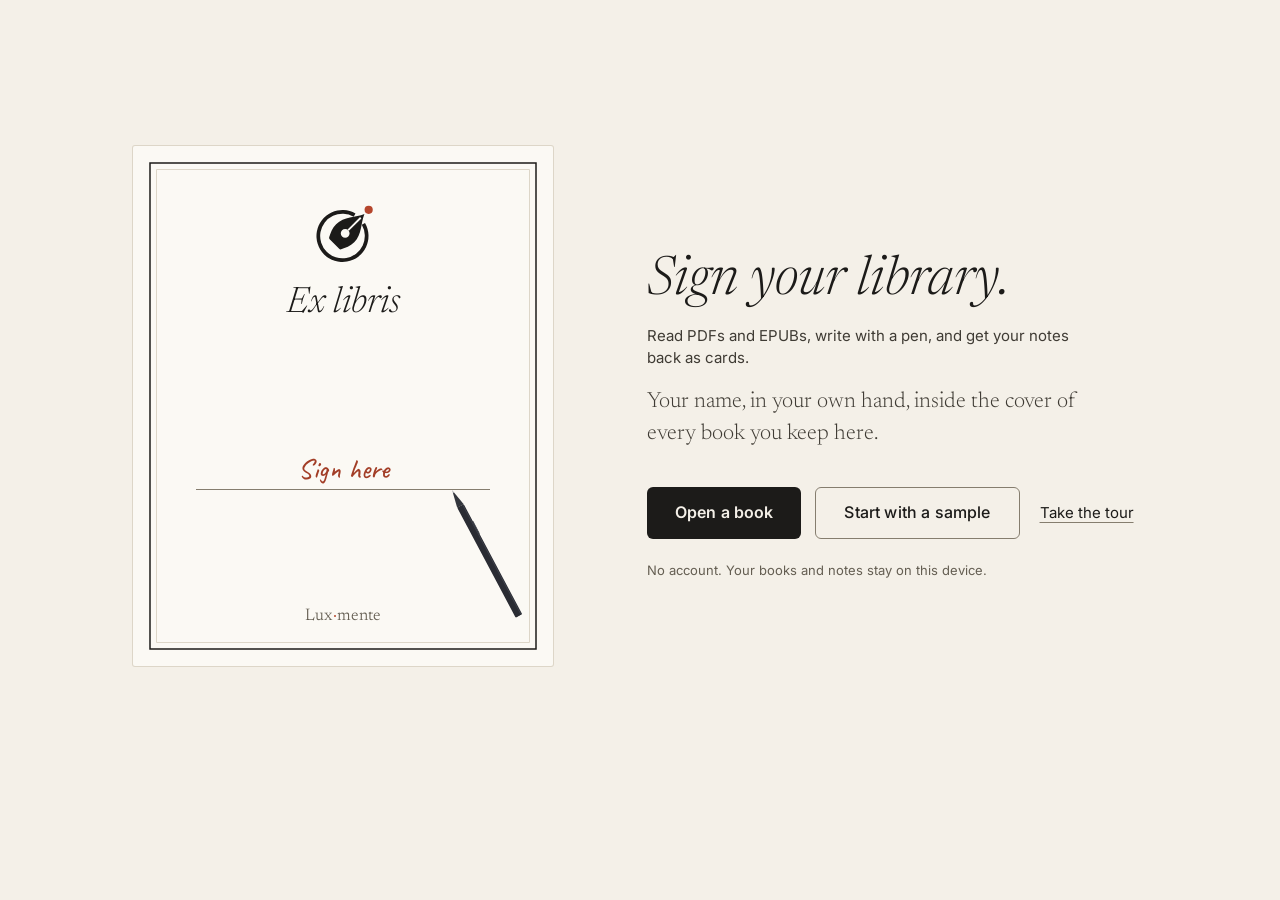
<file: index.html>
<!doctype html>
<meta charset="utf-8">
<title>Luxmente</title>
<meta http-equiv="refresh" content="0; url=tasarim/">
<script>location.replace("tasarim/" + location.hash)</script>
<a href="tasarim/">Luxmente</a>
</file>
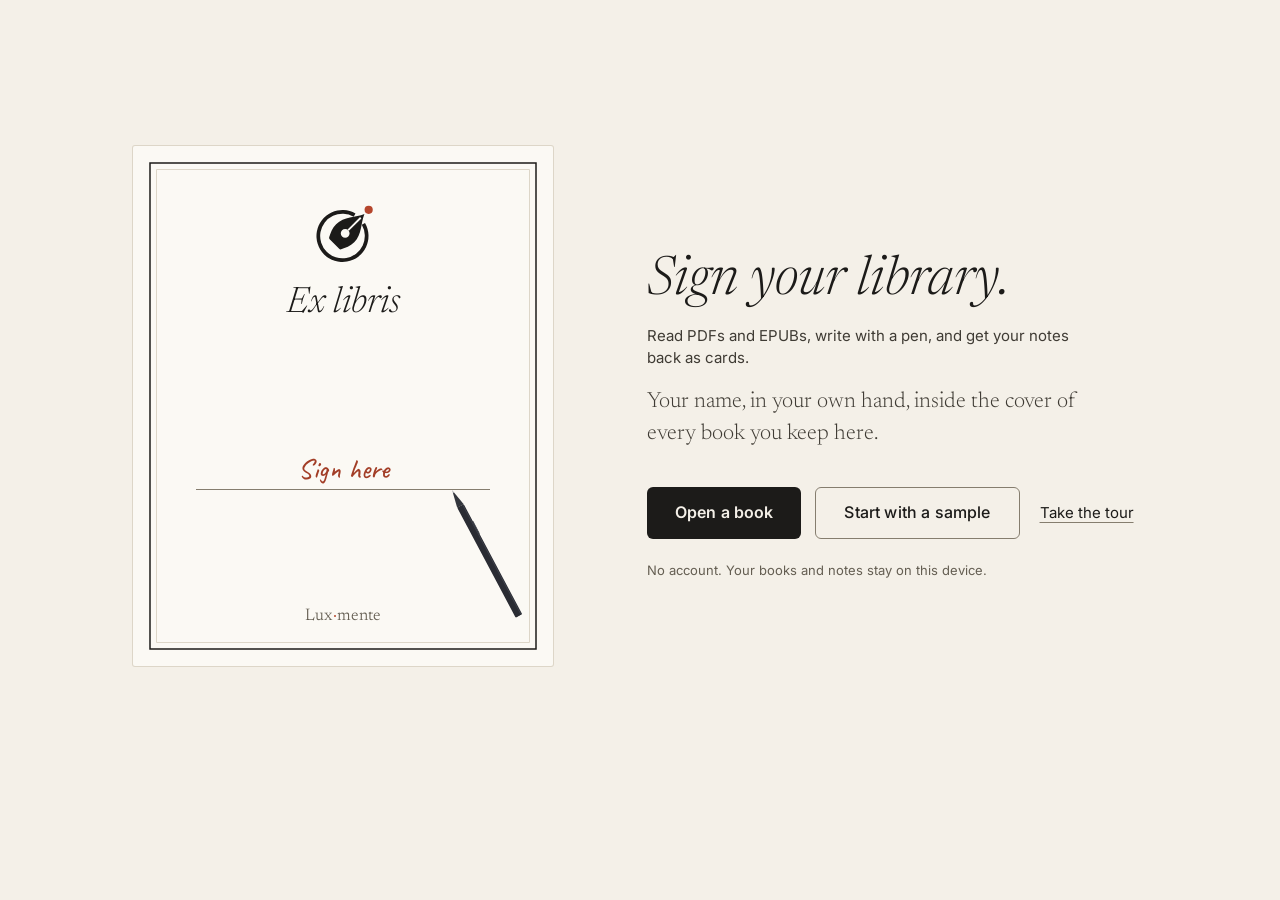
<file: tasarim/index.html>
<!doctype html>
<html lang="tr">
<head>
<meta charset="utf-8">
<meta name="viewport" content="width=device-width, initial-scale=1, viewport-fit=cover">
<!-- Tarayıcı çubuğu açılışta seçilen atmosferin gece rengi (#acilis ile aynı): aşağıdaki ilk boyama betiği yazar, bu değer yedek; kabuk kurulunca app.js kipin rengini yazar -->
<meta name="theme-color" content="#0E1838">
<meta name="color-scheme" content="light dark">
<title>Luxmente</title>
<link rel="manifest" href="manifest.webmanifest">
<meta name="application-name" content="Luxmente">
<meta name="mobile-web-app-capable" content="yes">
<meta name="apple-mobile-web-app-title" content="Luxmente">
<!-- iOS ana ekran uygulaması: tam ekran açılır; durum çubuğu theme-color rengini alır, içerik altına girmez -->
<meta name="apple-mobile-web-app-capable" content="yes">
<meta name="apple-mobile-web-app-status-bar-style" content="default">
<meta name="format-detection" content="telephone=no">
<link rel="apple-touch-icon" href="ikon/apple-touch-icon.png">
<!-- Hizmet çalışanı kaydı ve paylaşım hedefi; app.js de aynı modülü kullanır (tek örnek) -->
<script type="module" src="paylasim.js"></script>
<!-- Luxmente işareti: 16 ve 32 px için işaret biraz büyük, büyükte kartın oranı -->
<link rel="icon" href="ikon/ikon-kucuk.svg" sizes="16x16 32x32" type="image/svg+xml">
<link rel="icon" type="image/svg+xml" href="ikon/ikon.svg" sizes="any">
<!-- Yazı tipleri cihazda (../lib/fonts, OFL): Google'a istek yok, çevrimdışı ilk açılışta da doğru harfler.
     Her ekranda geçen arayüz yazısı (Inter latin) önden istenir; öbürleri sayfada harfi geçince (unicode-range) -->
<link rel="preload" href="../lib/fonts/inter-latin.woff2" as="font" type="font/woff2" crossorigin>
<link rel="stylesheet" href="../lib/fonts/yazi-tipleri.css">
<link rel="stylesheet" href="tasarim.css">
<link rel="stylesheet" href="atmosfer.css">
<link rel="stylesheet" href="kitaplik.css">
<link rel="stylesheet" href="duzenleyici.css">
<link rel="stylesheet" href="okuma.css">
<link rel="stylesheet" href="koltuk.css">
<link rel="stylesheet" href="kalem-tepsisi.css">
<!-- tekrar, asistan, arama, ses, izler ve cizgi.css açılışta yüklenmez: modülleri ortak.js stilYukle() ile bu sıraya ekler -->
<script>
  // Kayıtlı tema, atmosfer ve sade hareket ilk boyamadan önce uygulanır, açılışta renk sıçraması olmaz.
  // 7.0 (TASARIM-5 4.1 madde 5): çözülmüş kip, etkin atmosfer (yalnız gece olanın gündüz eşi; ortak.js etkinAtmosfer ile
  // aynı eşleme), vurgu, canlı zemin ve tarayıcı çubuğu rengi. app.js açılınca aynı nitelikleri yeniden yazar.
  (function () {
    var k = document.documentElement, a = null;
    try { a = JSON.parse(localStorage.getItem("kn-tasarim:ayarlar") || "null"); } catch (e) { /* gizli pencere: varsayılanlar */ }
    // Hiç ayar kaydı yoksa (yeni kurulum) Kâğıt ve mürekkep, kayıtlı ama atmosfer yazılı değilse (eski kayıt) Aurora: ortak.js YENI_KURULUM ile aynı
    var yeni = !(a && typeof a === "object");
    a = a && typeof a === "object" ? a : {};
    if (a.tema === "acik") k.dataset.theme = "light";
    if (a.tema === "koyu") k.dataset.theme = "dark";
    if (a.sadeHareket) k.dataset.hareket = "sade";
    // Rahat kullanım: yazı boyutu, yüksek kontrast ve renk körü görünümü de ilk boyamada (app.js aynılarını yazar)
    if (a.arayuzYazi === "buyuk" || a.arayuzYazi === "kucuk") k.dataset.yazi = a.arayuzYazi;
    if (a.yuksekKontrast) k.dataset.kontrast = "yuksek";
    if (a.renkKoru) k.dataset.renkKoru = "";
    if (a.okunakliArayuz) k.dataset.okunakli = "";   // okunaklı arayüz yazısı (Atkinson), açılışta Inter'den sıçramasın
    if (a.elYazisi === false) k.dataset.notYazi = "duz";
    // Android kabuğu açılışı kendisi oynattı (android-kabuk acilis_lamba.xml): #acilis yanık lambayla başlar, beklemez
    if (window.LuxYerel) k.dataset.yerelAcilis = "";
    var gece = a.tema === "koyu" || (a.tema !== "acik" && matchMedia("(prefers-color-scheme: dark)").matches);
    var R = { murekkep: ["#F4F0E8", "#161512"], lapis: ["#F3EBDB", "#0E1838"], aurora: ["#F4F5F9", "#0B0C11"], nebula: ["#F6F3FC", "#0D0A16"], okyanus: ["#F2F7F8", "#071216"], grafit: ["#F3F3F4", "#0E0E10"],
      oled: ["#F3F3F4", "#000000"], kagit: ["#F7F5F0", "#141413"], "sepya-gece": ["#F7F5F0", "#15110C"], orman: ["#F2F5F0", "#0A110C"] };
    var ES = { oled: "grafit", "sepya-gece": "kagit" };
    var VURGU = ["altin", "iris", "lagun", "zumrut", "kehribar", "mercan", "gul", "gok", "gumus"];
    var DUZ = { lapis: 1, murekkep: 1 };
    var secim = R.hasOwnProperty(a.atmosfer) ? a.atmosfer : yeni ? "murekkep" : "aurora";
    k.dataset.kip = gece ? "gece" : "gunduz";
    k.dataset.atmosfer = !gece && ES[secim] ? ES[secim] : secim;
    if (DUZ.hasOwnProperty(k.dataset.atmosfer)) k.dataset.krom = "duz";   // app.js gorunumYaz ile aynı: ortak.js ATMOSFERLER duz olanlar
    if (VURGU.indexOf(a.vurgu) >= 0) k.dataset.vurgu = a.vurgu;
    if (a.canliZemin && !a.sadeHareket && !matchMedia("(prefers-reduced-motion: reduce)").matches) k.dataset.canliZemin = "";
    // Açılış ekranı (#acilis) ve tarayıcı çubuğu, seçilen atmosferin GECE rengini alır (R[secim][1]). Gece rengi bilinçli:
    // açılış işareti ve sloganı koyu zemin için çizildi, gündüz kipinde de okunur kalır. Yazılamazsa #acilis CSS yedeği
    // (#0E1838) ve meta kalır. Kabuk kurulunca app.js temaRengi() çubuğu kipin rengine düzeltir.
    // manifest.webmanifest tek değer taşır (theme_color, background_color #0E1838): soğuk açılışın sistem splash'i atmosfere uymaz.
    try {
      var z = R[secim][1], m = document.querySelector('meta[name="theme-color"]');
      if (m) m.setAttribute("content", z);
      k.style.setProperty("--acilis-zemin", z);
    } catch (e) { /* yedek renkler kalır */ }
  })();

  // Açılış ekranı ve açılış hatası. app.js açılış adımlarını bitirince knUygulamaHazir(), ilk ekran çizilince
  // knAcilisBitti() çağırır (#acilis söner). Hazır olmadan yakalanmamış bir hata olur ve uygulama 4 saniye içinde yine de
  // hazır olmazsa açılış ölümcül sayılır: #acilis "Bir şey ters gitti" ekranına döner (Yenile, Tanı bilgisini kopyala).
  // Hazır olduktan sonraki hatalar buraya gelmez; açılış sürerken olup uygulamayı durdurmayan hata da ekran açtırmaz.
  // Modüller hiç yüklenmeyebilir, bu yüzden metinler t() ile değil burada iki dilde (dil.js dilBul ile aynı seçim).
  (function () {
    var hazir = false, bekle = 0, ilk = null;
    function ingilizce() {
      try { var d = localStorage.getItem("kn-dil"); if (d === "tr" || d === "en") return d === "en"; } catch (e) { /* gizli pencere */ }
      return String((navigator.languages && navigator.languages[0]) || navigator.language || "tr").toLowerCase().indexOf("tr") !== 0;
    }
    function tani() {
      var h = ilk && ilk.hata, sw = navigator.serviceWorker && navigator.serviceWorker.controller;
      return ["Luxmente", new Date().toISOString(), location.pathname, navigator.userAgent, "SW: " + (sw ? "var" : "yok"),
        (ilk ? ilk.kaynak + ": " : "") + String(h && h.message || h), h && h.stack ? String(h.stack) : ""].join("\n").trim();
    }
    function goster() {
      var el = document.getElementById("acilis");
      if (hazir || !el) return;
      var en = ingilizce(), M = en
        ? ["Something went wrong", "Luxmente couldn’t start. Your notes and books are safe on this device; reloading usually fixes it.", "Reload", "Copy diagnostic info", "Copied"]
        : ["Bir şey ters gitti", "Luxmente açılamadı. Notların ve kitapların bu cihazda duruyor; yenilemek çoğu zaman yeter.", "Yenile", "Tanı bilgisini kopyala", "Kopyalandı"];
      var b = document.createElement("h1"), p = document.createElement("p"), yenile = document.createElement("button"), kopyala = document.createElement("button"), alt = document.createElement("div");
      b.textContent = M[0]; p.textContent = M[1]; yenile.textContent = M[2]; kopyala.textContent = M[3];
      yenile.type = kopyala.type = "button";
      yenile.className = "birincil";
      yenile.onclick = function () { location.reload(); };
      kopyala.onclick = function () {
        var metin = tani(), bitti = function () { kopyala.textContent = M[4]; };
        if (navigator.clipboard && navigator.clipboard.writeText) navigator.clipboard.writeText(metin).then(bitti, elle);
        else elle();
        // Pano yoksa (güvenli olmayan bağlantı) metin seçili bir kutuda gösterilir, elle kopyalanır
        function elle() { var k = document.createElement("textarea"); k.readOnly = true; k.value = metin; alt.after(k); k.select(); }
      };
      alt.className = "acilis__eylem";
      alt.append(yenile, kopyala);
      el.replaceChildren(b, p, alt);
      el.className = "hata";
      el.setAttribute("role", "alert");
      el.removeAttribute("aria-hidden");
      yenile.focus();
    }
    window.knAcilisHata = function (hata, kaynak) {
      if (hazir) return;
      ilk = ilk || { hata: hata, kaynak: kaynak || "hata" };   // ilk hata çoğu zaman asıl neden
      clearTimeout(bekle);
      bekle = setTimeout(goster, 4000);
    };
    window.knUygulamaHazir = function () { hazir = true; clearTimeout(bekle); };
    // "Lamba yanar" açılışı (aşağıdaki #acilis CSS'i) ~0,76 saniyede lamba yanmış, ışık halkayı dolaşmış olur. Uygulama daha
    // erken hazırsa perde o ana kadar bekler, sonra söner (en çok 0,76 sn; yavaş açılışta hiç beklenmez). Sade hareket,
    // azaltılmış hareket ve Android kabuğu (canlı açılışı kabuk oynattı, data-yerel-acilis) beklemez, yalnız söner.
    var bitiyor = false;
    window.knAcilisBitti = function () {
      window.knUygulamaHazir();
      var el = document.getElementById("acilis");
      if (!el || bitiyor) return;
      // Hata ekranı açıldıktan sonra uygulama yine de hazır oldu (yavaş cihazda açılış 4 saniyeyi aştı, hata zararsızdı):
      // ekran çalışan uygulamanın önünde kalmasın
      if (el.classList.contains("hata")) {
        // Odak Yenile düğmesindeyse kaldırılınca body'ye düşer (ekran okuyucu bağlamı yitirir): ana alana taşınır
        var m = document.getElementById("sahne");
        if (m && el.contains(document.activeElement)) { m.setAttribute("tabindex", "-1"); try { m.focus({ preventScroll: true }); } catch (e) { /* odak verilemedi */ } }
        el.remove(); return;
      }
      bitiyor = true;
      var k = document.documentElement.dataset;
      var canli = k.hareket !== "sade" && k.yerelAcilis === undefined && !matchMedia("(prefers-reduced-motion: reduce)").matches;
      var kalan = canli && typeof performance !== "undefined" && window.__knAcilisT0 != null ? window.__knAcilisT0 + 760 - performance.now() : 0;
      function son() {
        if (el.classList.contains("hata")) { el.remove(); return; }
        el.classList.add("gidiyor");
        setTimeout(function () { el.remove(); }, 220);
      }
      if (kalan > 0) setTimeout(son, kalan); else son();
    };
    // ResizeObserver döngü uyarısı hata olayı olarak gelir ama zararsızdır
    addEventListener("error", function (e) { if (!/ResizeObserver loop/.test(e.message || "")) window.knAcilisHata(e.error || e.message, "error"); });
    addEventListener("unhandledrejection", function (e) { window.knAcilisHata(e.reason, "unhandledrejection"); });
  })();
</script>
<style>
  /* Açılış ekranı (Luxmente kimliği): gece zemininde Mühürlü Alev (varak halka, krem uç, yanan lamba), fildişi Lux·mente
     (yola çevrilmiş, yazı tipi beklemez; nokta yanan lamba), çift altın çizgi ve lamba sarısı slogan. CSS dosyalarından
     bağımsız; işaret ve kelime işaretini marka-oneri/canli-set.mjs yazar. Hata ekranı da aynı zeminde. */
  #acilis { position: fixed; inset: 0; z-index: 2147483000; display: grid; place-content: center; justify-items: center; gap: 12px; padding: 24px;
    background: var(--acilis-zemin, #0E1838); color: #F6EFE0; text-align: center; transition: opacity .2s ease-out; }
  #acilis.gidiyor { opacity: 0; pointer-events: none; }
  /* İşaret ekranın tam ortasında, 288 px kutuda (Android 12+ açılış simgesiyle aynı yer ve boy: kabuktan sayfaya geçişte
     kıpırdamaz). Kelime işareti, çizgi ve slogan altında. Lambanın ışığı zemine yayılır (::before, lambanın yerinde). */
  #acilis .acilis__isaret { position: absolute; left: 50%; top: 50%; width: 288px; height: 288px; margin: -144px 0 0 -144px; overflow: visible; }
  #acilis::before { content: ""; position: absolute; left: calc(50% + 52.7px - 300px); top: calc(50% - 52.7px - 300px); width: 600px; height: 600px;
    border-radius: 50%; background: radial-gradient(closest-side, rgba(98, 136, 234, .34), rgba(98, 136, 234, .1) 50%, rgba(98, 136, 234, 0)); pointer-events: none; }
  #acilis.hata::before { content: none; }
  #acilis .acilis__marka { position: absolute; left: 0; right: 0; top: calc(50% + 92px); display: grid; justify-items: center; gap: 14px; padding: 0 24px; }
  #acilis .acilis__ad { display: block; width: clamp(176px, 44vw, 232px); height: auto; overflow: visible; }
  #acilis .acilis__cizgi { width: 52px; height: 3px; box-sizing: border-box; border-top: 1px solid #C6A15B; border-bottom: 1px solid rgba(198, 161, 91, .55); }
  #acilis .acilis__slogan { margin: 0; font: italic 300 clamp(15px, 3.4vw, 18px)/1.3 "Newsreader", Georgia, serif; color: #EAD39A; }
  #acilis .acilis__isik { opacity: 0; stroke-dasharray: 18 200; }
  #acilis :is(.acilis__lamba, .acilis__hale) { transform-box: fill-box; transform-origin: center; }
  /* "Lamba yanar" (0,86 sn): işaret belirir, lamba yanar ve ışığı zemine yayılır, ışık halkada lambadan çıkıp dolaşır ve
     lambaya döner; kelime işareti ve slogan gelir. Android 12+ kabuğunda aynı çizelge acilis_lamba.xml'de
     (marka-oneri/canli-acilis.mjs ZAMAN). Sade ve azaltılmış harekette çizelge yok: son hâl görünür, perde yalnız söner. */
  html:not([data-hareket="sade"]):not([data-yerel-acilis]) #acilis .acilis__isaret { animation: ac-gel 260ms cubic-bezier(.2, .7, .3, 1) both; }
  html:not([data-hareket="sade"]):not([data-yerel-acilis]) #acilis .acilis__lamba { animation: ac-lamba 320ms ease-out 200ms both; }
  html:not([data-hareket="sade"]):not([data-yerel-acilis]) #acilis .acilis__hale { animation: ac-hale 380ms ease-out 200ms both; }
  html:not([data-hareket="sade"]):not([data-yerel-acilis]) #acilis .acilis__isik { animation: ac-isik 480ms cubic-bezier(.4, 0, .2, 1) 380ms both; }
  html:not([data-hareket="sade"]):not([data-yerel-acilis]) #acilis::before { animation: ac-sol 420ms ease-out 240ms both; }
  html:not([data-hareket="sade"]):not([data-yerel-acilis]) #acilis .acilis__marka { animation: ac-sol 380ms ease-out 320ms both; }
  /* Android kabuğu: işaret kabuğun açılışından yanık gelir; ışık ve yazı kısaca belirir */
  html[data-yerel-acilis]:not([data-hareket="sade"]) #acilis::before, html[data-yerel-acilis]:not([data-hareket="sade"]) #acilis .acilis__marka { animation: ac-sol 200ms ease-out both; }
  #acilis .acilis__isik { filter: drop-shadow(0 0 2px rgba(255, 231, 168, .9)); }
  @keyframes ac-gel { from { opacity: 0; transform: scale(.94); } }
  @keyframes ac-lamba { from { opacity: .3; transform: scale(.7); } }
  @keyframes ac-hale { from { opacity: 0; transform: scale(.3); } }
  @keyframes ac-isik { 0% { stroke-dashoffset: 18; opacity: .9; } 100% { stroke-dashoffset: -100; opacity: .9; } }
  @keyframes ac-sol { from { opacity: 0; } }
  @media (prefers-reduced-motion: reduce) { #acilis :is(.acilis__isaret, .acilis__lamba, .acilis__hale, .acilis__isik, .acilis__marka), #acilis::before { animation: none !important; } }
  #acilis.hata h1 { margin: 0; font: 400 28px/1.2 "Literata", Georgia, serif; }
  #acilis.hata p { max-width: 420px; margin: 0; font: 15px/1.5 system-ui, sans-serif; color: #B9AF9B; }
  #acilis .acilis__eylem { display: flex; flex-wrap: wrap; justify-content: center; gap: 10px; margin-top: 8px; }
  #acilis button { min-height: 44px; padding: 0 18px; border: 1px solid currentColor; border-radius: 999px; background: none; color: inherit; font: 500 15px system-ui, sans-serif; cursor: pointer; }
  #acilis button.birincil { background: #F6EFE0; color: #0E1838; border-color: transparent; }
  #acilis textarea { width: min(520px, 100%); height: 140px; font: 12px/1.4 ui-monospace, monospace; }
</style>
</head>
<body>
<div id="acilis" aria-hidden="true">
  <svg class="acilis__isaret" viewBox="0 0 264 264" width="288" height="288" aria-hidden="true"><defs><linearGradient id="ac-h" x1="1" y1="0" x2="0" y2="1"><stop offset="0" stop-color="#F2D693"/><stop offset=".5" stop-color="#CDA75E"/><stop offset="1" stop-color="#9C7836"/></linearGradient><linearGradient id="ac-u" x1="0" y1="0" x2="0" y2="1"><stop offset="0" stop-color="#FFFCF5"/><stop offset="1" stop-color="#EBDFC6"/></linearGradient><radialGradient id="ac-n" cx=".38" cy=".34" r=".7"><stop offset="0" stop-color="#FFF8E2"/><stop offset=".55" stop-color="#F0D898"/><stop offset="1" stop-color="#D7B263"/></radialGradient><radialGradient id="ac-a"><stop offset="0" stop-color="#FFE7A8" stop-opacity=".75"/><stop offset=".35" stop-color="#F3D07E" stop-opacity=".26"/><stop offset="1" stop-color="#F3D07E" stop-opacity="0"/></radialGradient></defs><g transform="translate(68 74)"><path class="acilis__halka" fill="url(#ac-h)" d="M105.033 36A52 52 0 1 1 86 16.967L82.3 23.375A44.6 44.6 0 1 0 98.625 39.7Z"/><path class="acilis__isik" fill="none" stroke="#FFF3C8" stroke-width="7.4" pathLength="100" d="M101.829 37.85A48.3 48.3 0 1 1 84.15 20.171"/><g transform="translate(60 62) rotate(45) scale(0.8) translate(-60 -81.5)"><path class="acilis__uc" fill="url(#ac-u)" fill-rule="evenodd" d="M60 4C69 26 92 44 92 72C92 86 86.5 97 81.2 107.4Q79.8 110 76.8 110H43.2Q40.2 110 38.8 107.4C33.5 97 28 86 28 72C28 44 51 26 60 4ZM57.7 17H62.3V62H57.7ZM60 61A11 11 0 1 0 60 83A11 11 0 1 0 60 61Z"/></g><circle class="acilis__hale" cx="112.326" cy="9.674" r="22" fill="url(#ac-a)"/><circle class="acilis__lamba" cx="112.326" cy="9.674" r="8.2" fill="url(#ac-n)"/></g></svg>
  <div class="acilis__marka">
  <svg class="acilis__ad" viewBox="94 2 326 54" width="248" height="40" aria-hidden="true"><defs><radialGradient id="ac-yn" cx=".38" cy=".34" r=".7"><stop offset="0" stop-color="#FFF8E2"/><stop offset=".55" stop-color="#F0D898"/><stop offset="1" stop-color="#D7B263"/></radialGradient><radialGradient id="ac-ya"><stop offset="0" stop-color="#FFE7A8" stop-opacity="0.55"/><stop offset=".35" stop-color="#F3D07E" stop-opacity="0.193"/><stop offset="1" stop-color="#F3D07E" stop-opacity="0"/></radialGradient></defs><g fill="#F6EFE0"><path d="M1076 -58L1059 -58L935 0L309 0L309 85L1058 85L914 56L1129 406L1167 396ZM428 1285L428 0L78 0L78 36L242 85L242 1285L78 1334L78 1370L593 1370L593 1334Z" transform="translate(96 51.98) scale(0.034 -0.034)"/><path d="M334 294Q334 232 353 194Q372 156 414.5 138.5Q457 121 527 121Q599 121 663 146Q727 171 760 206L790 173Q730 117 682 79Q634 41 591.5 19Q549 -3 507 -11.5Q465 -20 416 -20Q288 -20 227.5 57.5Q167 135 167 292L167 816L14 867L14 907L344 923L334 818ZM745 -19L734 165L734 816L582 867L582 907L912 923L902 817L902 130Q911 122 927.5 112.5Q944 103 964 93.5Q984 84 1003.5 76.5Q1023 69 1039 66L1039 39L760 -19Z" transform="translate(137.51 51.98) scale(0.034 -0.034)"/><path d="M885 82L1014 40L1014 0L571 0L571 40L700 79L469 398L450 419L156 826L27 871L27 910L468 910L468 871L340 831L551 538L570 517ZM512 431L224 74L345 40L345 0L16 0L16 40L131 74L475 484L508 506L775 837L653 871L653 910L979 910L979 871L867 837L543 452Z" transform="translate(174.81 51.98) scale(0.034 -0.034)"/><path d="M363 745L363 76L505 34L505 0L49 0L49 34L196 76L196 732Q180 747 148.5 764.5Q117 782 50 811L50 834L326 934L342 934ZM924 667L924 76L1065 34L1065 0L615 0L615 34L757 76L757 619Q757 676 734.5 712.5Q712 749 670 768Q628 787 570 787Q503 787 439.5 763.5Q376 740 345 707L317 741Q375 796 422.5 832Q470 868 513 890Q556 912 598 921Q640 930 688 930Q772 930 824.5 896Q877 862 900.5 802.5Q924 743 924 667ZM1485 629L1485 76L1634 34L1634 0L1176 0L1176 34L1318 76L1318 619Q1318 675 1295.5 712Q1273 749 1231 768Q1189 787 1131 787Q1064 787 1000.5 763.5Q937 740 906 707L878 741Q936 796 983.5 832Q1031 868 1074 890Q1117 912 1159 921Q1201 930 1249 930Q1374 930 1429.5 854Q1485 778 1485 629Z" transform="translate(232.31 51.98) scale(0.034 -0.034)"/><path d="M503 930Q603 930 677 887Q751 844 794.5 760Q838 676 848 555L218 555L220 620L745 636L670 595Q663 679 640 738Q617 797 578.5 828.5Q540 860 482 860Q410 860 356.5 820Q303 780 274 701Q245 622 245 508Q245 379 288 290Q331 201 409.5 156.5Q488 112 596 112Q641 112 683 123.5Q725 135 764.5 158Q804 181 837 215L859 193Q805 118 749 71Q693 24 631 2Q569 -20 497 -20Q375 -20 279.5 37Q184 94 129 197.5Q74 301 74 441Q74 574 125 685.5Q176 797 272 863.5Q368 930 503 930Z" transform="translate(289.39 51.98) scale(0.034 -0.034)"/><path d="M363 745L363 76L511 34L511 0L49 0L49 34L196 76L196 732Q180 747 148.5 764.5Q117 782 50 811L50 834L326 934L342 934ZM648 34L796 76L796 604Q796 662 773.5 702.5Q751 743 706 764.5Q661 786 593 786Q516 786 448.5 760Q381 734 348 700L317 729Q379 787 430 825.5Q481 864 526.5 887Q572 910 617 920Q662 930 712 930Q843 930 903.5 852.5Q964 775 964 606L964 76L1113 34L1113 0L648 0Z" transform="translate(321.42 51.98) scale(0.034 -0.034)"/><path d="M329 249Q329 180 371.5 145.5Q414 111 489 111Q527 111 571 118.5Q615 126 668 142L668 100Q598 54 548.5 28Q499 2 461.5 -8.5Q424 -19 386 -19Q321 -19 270.5 6.5Q220 32 190.5 84Q161 136 161 215L161 774L46 853L46 869Q64 882 86 898Q108 914 133.5 932Q159 950 185.5 970Q212 990 242 1011Q272 1032 304 1054L329 1054L329 878ZM267 810L267 910L639 910L623 810Z" transform="translate(360.75 51.98) scale(0.034 -0.034)"/><path d="M503 930Q603 930 677 887Q751 844 794.5 760Q838 676 848 555L218 555L220 620L745 636L670 595Q663 679 640 738Q617 797 578.5 828.5Q540 860 482 860Q410 860 356.5 820Q303 780 274 701Q245 622 245 508Q245 379 288 290Q331 201 409.5 156.5Q488 112 596 112Q641 112 683 123.5Q725 135 764.5 158Q804 181 837 215L859 193Q805 118 749 71Q693 24 631 2Q569 -20 497 -20Q375 -20 279.5 37Q184 94 129 197.5Q74 301 74 441Q74 574 125 685.5Q176 797 272 863.5Q368 930 503 930Z" transform="translate(384.08 51.98) scale(0.034 -0.034)"/></g><circle cx="220.41" cy="34.98" r="13.26" fill="url(#ac-ya)"/><circle cx="220.41" cy="34.98" r="5.1" fill="url(#ac-yn)"/></svg>
  <span class="acilis__cizgi"></span>
  <p class="acilis__slogan">Lamba ışığında oku. Mürekkeple düşün.</p>
</div></div>
<script>
  // Açılışın başladığı an: knAcilisBitti lamba yanıp ışık dolaşana kadar (0,76 sn) perdeyi bu andan sayar
  window.__knAcilisT0 = performance.now();
  // Slogan arayüz dilinde (dil.js dilBul ile aynı seçim; modüller daha gelmedi)
  (function () {
    // Kayıtlı seçim yalnız "tr" ya da "en" ise geçerli; yoksa (ya da depo okunamazsa) cihaz dili
    var d = null;
    try { d = localStorage.getItem("kn-dil"); } catch (e) { /* gizli pencere */ }
    var en = d === "tr" || d === "en" ? d === "en"
      : String((navigator.languages && navigator.languages[0]) || navigator.language || "tr").toLowerCase().indexOf("tr") !== 0;
    if (en) document.querySelector("#acilis .acilis__slogan").textContent = "Read by lamplight. Think in ink.";
  })();
</script>
<!-- Simge sprite'ı (TASARIM 4) ve gizli gradyanlar (TASARIM 3.6). Araç simgeleri (imleç, silgi, kement, şekil, bant, kırp, metin, not, damga, kalem ucu, araçlar, arac-gorsel) renkli: gövde sabit ton, kontur currentColor -->
<svg width="0" height="0" style="position:absolute" aria-hidden="true">
  <defs>
    <linearGradient id="celik" x1="0" x2="1"><stop offset="0" stop-color="#7E8187"/><stop offset=".5" stop-color="#E6E8EB"/><stop offset="1" stop-color="#8A8D92"/></linearGradient>
    <radialGradient id="muhur" cx=".38" cy=".32" r=".85"><stop offset="0" stop-color="#A23345"/><stop offset=".55" stop-color="#7D1D2C"/><stop offset="1" stop-color="#5A1220"/></radialGradient>
    <!-- 7.0 ışık izi (TASARIM-5 10.4): stroke="url(#vurgu-iz)". Yatay düz çizgide objectBoundingBox kaybolur, bu yüzden userSpaceOnUse -->
    <linearGradient id="vurgu-iz" gradientUnits="userSpaceOnUse" x1="0" y1="0" x2="100%" y2="0"><stop offset="0" style="stop-color: var(--vurgu-1)"/><stop offset="1" style="stop-color: var(--vurgu-2)"/></linearGradient>
  </defs>
  <symbol id="i-menu" viewBox="0 0 24 24"><path d="M4 7h16M4 12h16M4 17h11"/></symbol>
  <symbol id="i-ara" viewBox="0 0 24 24"><path d="M16.5 10.5a6 6 0 1 1-12 0 6 6 0 0 1 12 0ZM15 15l5 5"/></symbol>
  <symbol id="i-geri" viewBox="0 0 24 24"><path d="M19 12H5.5M11 6.5 5.5 12l5.5 5.5"/></symbol>
  <symbol id="i-yer-imi" viewBox="0 0 24 24"><path class="d" d="M7 3.5h10v17L12 16.6 7 20.5Z"/></symbol>
  <symbol id="i-sayfalar" viewBox="0 0 24 24"><path d="M9 3.5h6.5L19 7v10.5H9ZM15.5 3.5V7H19M5.5 7v13.5H15"/></symbol>
  <symbol id="i-notlar" viewBox="0 0 24 24"><path d="M5 4.5h14V15l-4.5 4.5H5ZM14.5 19.5V15H19M8 9h8M8 12.5h5"/></symbol>
  <symbol id="i-okuma" viewBox="0 0 24 24"><path d="M12 6.5C10 5 7 4.5 3.5 5v13c3.5-.5 6.5 0 8.5 1.5 2-1.5 5-2 8.5-1.5V5C17 4.5 14 5 12 6.5Zm0 0v13"/></symbol>
  <symbol id="i-daha" viewBox="0 0 24 24"><g fill="currentColor" stroke="none"><circle cx="6" cy="12" r="1.5"/><circle cx="12" cy="12" r="1.7"/><circle cx="18" cy="12" r="1.4"/></g></symbol>
  <symbol id="i-icindekiler" viewBox="0 0 24 24"><path d="M4 6.5h2M9 6.5h11M4 12h2M9 12h11M4 17.5h2M9 17.5h7"/></symbol>
  <symbol id="i-geri-al" viewBox="0 0 24 24"><path d="M8.5 4.5 4 9l4.5 4.5M4 9h10.5a5.25 5.25 0 0 1 0 10.5H11"/></symbol>
  <symbol id="i-yinele" viewBox="0 0 24 24"><path d="M15.5 4.5 20 9l-4.5 4.5M20 9H9.5a5.25 5.25 0 0 0 0 10.5H13"/></symbol>
  <symbol id="i-silgi" viewBox="0 0 24 24"><g transform="rotate(-45 12 12)"><path d="M10.5 8h-5a2 2 0 0 0-2 2v4a2 2 0 0 0 2 2h5Z" fill="#EE8C7A"/><path d="M10.5 8h8a2 2 0 0 1 2 2v4a2 2 0 0 1-2 2h-8Z" fill="#3F6FBF"/><path d="M12.5 10.2h6" stroke="#FFFFFF" stroke-opacity=".5" stroke-width="1.1"/><rect x="3.5" y="8" width="17" height="8" rx="2" fill="none" stroke="currentColor" stroke-width="1.3"/><path d="M10.5 8v8" stroke="currentColor" stroke-width="1.3"/></g></symbol>
  <symbol id="i-imlec" viewBox="0 0 24 24"><path d="M7 3v14.5l3.4-3.45 2.55 5.95 1.7-.85-2.55-5.95h4.7Z" fill="#FFFFFF" stroke="currentColor" stroke-width="1.4"/></symbol>
  <symbol id="i-kement" viewBox="0 0 24 24"><ellipse cx="13" cy="10" rx="7.5" ry="5.5" fill="#4A7FD4" fill-opacity=".2" stroke="none"/><path d="M5.8 11.4A7.5 5.5 0 1 1 8.7 14.5M6.4 14.8c-.9 1.7-.7 3.8.8 5.7" stroke="#C47F2E" stroke-width="2"/><circle cx="7" cy="13.3" r="1.9" fill="#C47F2E" stroke="none"/></symbol>
  <symbol id="i-sekil" viewBox="0 0 24 24"><path d="M12 3l4.6 7.6H7.4Z" fill="#F2A93B" stroke="currentColor" stroke-width="1.3"/><rect x="3.5" y="12.75" width="7.75" height="7.75" rx="1.2" fill="#4A7FD4" stroke="currentColor" stroke-width="1.3"/><circle cx="16.6" cy="16.6" r="3.9" fill="#3E9B6C" stroke="currentColor" stroke-width="1.3"/></symbol>
  <symbol id="i-metin" viewBox="0 0 24 24"><path d="M3.5 4h13v4H15l-.7-2h-2.55v12.5l1.5.6V20h-6.5v-.9l1.5-.6V6H5.7L5 8H3.5Z" fill="currentColor" stroke="none"/><path d="M19.5 9v11M18 9h3M18 20h3" stroke="#4A7FD4" stroke-width="1.5"/></symbol>
  <symbol id="i-not" viewBox="0 0 24 24"><path d="M5 4.5h14a.5.5 0 0 1 .5.5v9.5l-5 5H5a.5.5 0 0 1-.5-.5V5a.5.5 0 0 1 .5-.5Z" fill="#F6D56A" stroke="currentColor" stroke-width="1.3"/><path d="M19.5 14.5H15a.5.5 0 0 0-.5.5v4.5Z" fill="#D9A92E" stroke="currentColor" stroke-width="1.3"/><path d="M7.5 8.5h9M7.5 11.5h6" stroke="#2B2722" stroke-opacity=".6" stroke-width="1.3"/></symbol>
  <symbol id="i-bant" viewBox="0 0 24 24"><path d="M14.3 14.2h6.2l-1 .95 1 .9-1 .95 1 .9H9a5.75 5.75 0 0 0 5.3-3.7Z" fill="#F4C2B8" stroke="currentColor" stroke-width="1.3"/><circle cx="9" cy="12" r="5.75" fill="#E68E7C" stroke="currentColor" stroke-width="1.3"/><circle cx="9" cy="12" r="2.3" fill="#F6EFE0" stroke="currentColor" stroke-width="1.3"/><path d="M5.3 9.6a4.4 4.4 0 0 1 2.3-2.2" stroke="#FFFFFF" stroke-opacity=".6" stroke-width="1.1"/></symbol>
  <symbol id="i-kirp" viewBox="0 0 24 24"><rect x="8" y="8" width="8" height="8" fill="#8DB6E6" stroke="none"/><path d="M7 3v14h14M3 7h14v14" stroke="currentColor" stroke-width="2" stroke-linecap="butt" stroke-linejoin="miter"/></symbol>
  <symbol id="i-kapat" viewBox="0 0 24 24"><path d="M6.5 6.5l11 11M17.5 6.5l-11 11"/></symbol>
  <symbol id="i-kopyala" viewBox="0 0 24 24"><path d="M8.5 8.5h11v11h-11ZM15.5 8.5v-4h-11v11h4"/></symbol>
  <symbol id="i-sil" viewBox="0 0 24 24"><path d="M4.5 7h15M9.5 7V4.5h5V7M6.5 7l1 13h9l1-13M10 10.5v6M14 10.5v6"/></symbol>
  <symbol id="i-tik" viewBox="0 0 24 24"><path d="M5 12.5 10 17.5 19 7"/></symbol>
  <symbol id="i-asagi" viewBox="0 0 24 24"><path d="M7 10l5 5 5-5"/></symbol>
  <symbol id="i-arti" viewBox="0 0 24 24"><path d="M12 5v14M5 12h14"/></symbol>
  <symbol id="i-araclar" viewBox="0 0 24 24"><rect x="4" y="4" width="6.5" height="6.5" rx="1.6" fill="#4A7FD4" stroke="currentColor" stroke-width="1.3"/><rect x="13.5" y="4" width="6.5" height="6.5" rx="1.6" fill="#F2A93B" stroke="currentColor" stroke-width="1.3"/><rect x="4" y="13.5" width="6.5" height="6.5" rx="1.6" fill="#E68E7C" stroke="currentColor" stroke-width="1.3"/><path d="M16.75 13.5v6.5M13.5 16.75h6.5" stroke="currentColor" stroke-width="1.8"/></symbol>
  <symbol id="i-izgara" viewBox="0 0 24 24"><path d="M4.5 4.5h6v6h-6ZM13.5 4.5h6v6h-6ZM4.5 13.5h6v6h-6ZM13.5 13.5h6v6h-6Z"/></symbol>
  <symbol id="i-liste" viewBox="0 0 24 24"><path d="M4.5 5.5h4v4h-4ZM11.5 7.5h8M4.5 14.5h4v4h-4ZM11.5 16.5h8"/></symbol>
  <symbol id="i-tumu" viewBox="0 0 24 24"><path d="M3.5 4.5H7v15H3.5ZM9 4.5h3.5v15H9ZM14.3 5.6l3.3-.9 3.2 13.6-3.3.8ZM2.5 19.5h19"/></symbol>
  <symbol id="i-kitap" viewBox="0 0 24 24"><path class="d" stroke="none" d="M6 18.5V5.5A1.5 1.5 0 0 1 7.5 4H18v13H7.5A1.5 1.5 0 0 0 6 18.5Z"/><path d="M6 18V5.5A1.5 1.5 0 0 1 7.5 4H18v13H7.5A1.5 1.5 0 0 0 6 18.5 1.5 1.5 0 0 0 7.5 20H18M9.5 8h5"/></symbol>
  <symbol id="i-defter" viewBox="0 0 24 24"><path class="d" d="M6 3.5h11.5a1 1 0 0 1 1 1v15a1 1 0 0 1-1 1H6Z"/><path d="M9 3.5v17M15.5 3.5v17"/></symbol>
  <symbol id="i-yildiz" viewBox="0 0 24 24"><path class="d" d="M12 3.8l2.5 5.2 5.7.7-4.2 3.9 1.1 5.6L12 16.4l-5.1 2.8 1.1-5.6-4.2-3.9 5.7-.7Z"/></symbol>
  <symbol id="i-yedekle" viewBox="0 0 24 24"><path d="M3.5 6.5h17v11h-17ZM3.5 6.5l8.5 6.5 8.5-6.5"/><circle cx="12" cy="14.6" r="2.2" style="fill:var(--dolgu,#7D1D2C);fill-opacity:.4"/></symbol>
  <symbol id="i-ayarlar" viewBox="0 0 24 24"><path d="M4 7h9M17 7h3M4 17h3M11 17h9"/><circle cx="15" cy="7" r="2"/><circle cx="9" cy="17" r="2"/></symbol>
  <symbol id="i-pdf" viewBox="0 0 24 24"><path d="M6.5 3.5h7l4 4v13h-11ZM13.5 3.5v4h4M12 10.5V17M9.3 14.3 12 17l2.7-2.7"/></symbol>
  <symbol id="i-epub" viewBox="0 0 24 24"><path d="M6 18V5.5A1.5 1.5 0 0 1 7.5 4H18v13H7.5A1.5 1.5 0 0 0 6 18.5 1.5 1.5 0 0 0 7.5 20H18M12 7v6.5M9.6 11.2 12 13.6l2.4-2.4"/></symbol>
  <symbol id="i-ajanda" viewBox="0 0 24 24"><path d="M6 4.5h12a1.5 1.5 0 0 1 1.5 1.5v12.5a1.5 1.5 0 0 1-1.5 1.5H6a1.5 1.5 0 0 1-1.5-1.5V6A1.5 1.5 0 0 1 6 4.5ZM8.5 2.5v4M15.5 2.5v4M4.5 10h15M8.5 13.5h.01M12 13.5h.01M15.5 13.5h.01M8.5 16.5h.01M12 16.5h.01"/></symbol>
  <symbol id="i-yeni-defter" viewBox="0 0 24 24"><path d="M6 3.5h11.5a1 1 0 0 1 1 1v15a1 1 0 0 1-1 1H6ZM9 3.5v17M13.75 9.5v5M11.25 12h5"/></symbol>
  <symbol id="i-pilcrow" viewBox="0 0 24 24"><path d="M10.5 4v16M14.5 4v16M16.5 4h-7a4 4 0 0 0 0 8h1"/></symbol>
  <symbol id="i-tutamak" viewBox="0 0 24 24"><g fill="currentColor" stroke="none"><circle cx="9" cy="6" r="1.4"/><circle cx="15" cy="6" r="1.4"/><circle cx="9" cy="12" r="1.4"/><circle cx="15" cy="12" r="1.4"/><circle cx="9" cy="18" r="1.4"/><circle cx="15" cy="18" r="1.4"/></g></symbol>
  <symbol id="i-tema-oto" viewBox="0 0 24 24"><circle cx="12" cy="12" r="8"/><path d="M12 4a8 8 0 0 0 0 16Z" fill="currentColor"/></symbol>
  <symbol id="i-tema-acik" viewBox="0 0 24 24"><circle cx="12" cy="12" r="4"/><path d="M12 2.5v2M12 19.5v2M2.5 12h2M19.5 12h2M5.3 5.3l1.4 1.4M17.3 17.3l1.4 1.4M5.3 18.7l1.4-1.4M17.3 6.7l1.4-1.4"/></symbol>
  <symbol id="i-tema-koyu" viewBox="0 0 24 24"><path d="M19.5 14.5A8 8 0 1 1 9.5 4.5a6.5 6.5 0 0 0 10 10Z"/></symbol>
  <symbol id="i-cizgi" viewBox="0 0 24 24"><path d="M5 19 19 5"/></symbol>
  <symbol id="i-ok" viewBox="0 0 24 24"><path d="M5 19 19 5M10.5 5H19v8.5"/></symbol>
  <symbol id="i-dikdortgen" viewBox="0 0 24 24"><path d="M4.5 6.5h15v11h-15Z"/></symbol>
  <symbol id="i-elips" viewBox="0 0 24 24"><ellipse cx="12" cy="12" rx="8.5" ry="6"/></symbol>
  <symbol id="i-satir-dar" viewBox="0 0 24 24"><path d="M5 9h14M5 12h14M5 15h14"/></symbol>
  <symbol id="i-satir-orta" viewBox="0 0 24 24"><path d="M5 7.5h14M5 12h14M5 16.5h14"/></symbol>
  <symbol id="i-satir-genis" viewBox="0 0 24 24"><path d="M5 5.5h14M5 12h14M5 18.5h14"/></symbol>
  <symbol id="i-olcu-genis" viewBox="0 0 24 24"><path d="M3.5 4.5h17v15h-17ZM6 9h12M6 12h12M6 15h12"/></symbol>
  <symbol id="i-olcu-orta" viewBox="0 0 24 24"><path d="M3.5 4.5h17v15h-17ZM8 9h8M8 12h8M8 15h8"/></symbol>
  <symbol id="i-olcu-dar" viewBox="0 0 24 24"><path d="M3.5 4.5h17v15h-17ZM10 9h4M10 12h4M10 15h4"/></symbol>
  <!-- Belgede olmayan, aynı dilde eklenenler: klasör, yönler, dışa aktar, gönder -->
  <symbol id="i-klasor" viewBox="0 0 24 24"><path class="d" d="M3.5 7a1 1 0 0 1 1-1h4.6l2 2.2h8.4a1 1 0 0 1 1 1V18a1 1 0 0 1-1 1h-15a1 1 0 0 1-1-1Z"/><path d="M3.5 11h17"/></symbol>
  <symbol id="i-yukari" viewBox="0 0 24 24"><path d="M7 14l5-5 5 5"/></symbol>
  <symbol id="i-sol" viewBox="0 0 24 24"><path d="M14 7l-5 5 5 5"/></symbol>
  <symbol id="i-sag" viewBox="0 0 24 24"><path d="M10 7l5 5-5 5"/></symbol>
  <symbol id="i-disa-aktar" viewBox="0 0 24 24"><path d="M12 14.5v-11M8 7.5l4-4 4 4M5.5 11.5v8h13v-8"/></symbol>
  <symbol id="i-indir" viewBox="0 0 24 24"><path d="M12 3.5v11M8 10.5l4 4 4-4M5.5 15.5v4h13v-4"/></symbol>
  <symbol id="i-ceviri" viewBox="0 0 24 24"><path d="M3 18.5 7.25 7l4.25 11.5M4.6 14.5h5.3M13 6.5h8M17 4.5v2M19.4 6.5c-.6 3.6-2.6 6.5-5.9 8.4M15 9.2c1 2.2 2.8 4.2 5.5 5.7"/></symbol>
  <symbol id="i-gonder" viewBox="0 0 24 24"><path d="M20.5 3.5 10.2 13.8M20.5 3.5 14 20.5l-3.8-6.7L3.5 10Z"/></symbol>
  <!-- 2. tur (TASARIM-2 §8) -->
  <symbol id="i-sor" viewBox="0 0 24 24"><circle cx="12" cy="12" r="8.5"/><path d="M6 12c1.3-3.2 2.7-3.2 4 0s2.7 3.2 4 0 2.7-3.2 4 0" style="stroke:var(--sor-iz,currentColor)"/></symbol>
  <symbol id="i-tekrar" viewBox="0 0 24 24"><path d="M7 8.5V5.5h13.5v10H17.5"/><path class="d" d="M3.5 8.5h14v10h-14Z"/><path d="M6.5 12h8M6.5 15h5"/></symbol>
  <symbol id="i-koltuk" viewBox="0 0 24 24"><path class="d" stroke="none" d="M6.5 15h11v-2.5a1.5 1.5 0 0 1 3 0V18h-17v-5.5a1.5 1.5 0 0 1 3 0Z"/><path d="M5 11V8a3 3 0 0 1 3-3h8a3 3 0 0 1 3 3v3M3.5 12.5a1.5 1.5 0 0 1 3 0V15h11v-2.5a1.5 1.5 0 0 1 3 0V18h-17ZM6 18v2M18 18v2"/></symbol>
  <symbol id="i-masa" viewBox="0 0 24 24"><path d="M3.5 14h17M6 14v6M18 14v6M17 14V9.5l-4-3.3"/><path class="d" d="M10.2 9.6 13.9 5l2.4 1.9Z"/></symbol>
  <symbol id="i-kalem-ucu" viewBox="0 0 24 24"><path d="M12 21.5 7 12.5l2-7h6l2 7Z" fill="#C3C8D0" stroke="currentColor" stroke-width="1.3"/><rect x="8.5" y="2.5" width="7" height="3" rx=".6" fill="#3A3631" stroke="none"/><path d="M12 14.6v6.4" stroke="currentColor" stroke-width="1.3"/><circle cx="12" cy="13" r="1.3" fill="#2B2722" stroke="none"/></symbol>
  <symbol id="i-anlam" viewBox="0 0 24 24"><path d="M6 18V5.5A1.5 1.5 0 0 1 7.5 4H18v8M18 17.5v.5H7.5A1.5 1.5 0 0 0 6 19.5 1.5 1.5 0 0 0 7.5 21H12M9.5 8h5"/><circle cx="16.5" cy="16" r="2.5"/><path d="M18.3 17.8l2.2 2.2"/></symbol>
  <symbol id="i-kenara-not" viewBox="0 0 24 24"><path d="M4.5 4.5h10v15h-10ZM14.5 4.5h5v15h-5M7 9h5M7 12h5M9.5 16h8M15.5 14l2 2-2 2"/></symbol>
  <symbol id="i-karta-cevir" viewBox="0 0 24 24"><path d="M3.5 6.5h17v11h-17ZM3.5 9.5h17M12 12v4M10 14h4"/></symbol>
  <symbol id="i-anahtar" viewBox="0 0 24 24"><circle cx="8" cy="15.5" r="4"/><path d="M10.9 12.6 19.5 4M16.5 7l2.5 2.5M14.3 9.2l2 2"/></symbol>
  <symbol id="i-kilit" viewBox="0 0 24 24"><path d="M6.5 10.5h11v9h-11ZM9 10.5V8a3 3 0 0 1 6 0v2.5M12 14v2.5"/></symbol>
  <symbol id="i-goz" viewBox="0 0 24 24"><path d="M2.5 12S6 5.5 12 5.5 21.5 12 21.5 12 18 18.5 12 18.5 2.5 12 2.5 12Z"/><circle cx="12" cy="12" r="3"/></symbol>
  <symbol id="i-goz-kapali" viewBox="0 0 24 24"><path d="M2.5 12S6 5.5 12 5.5 21.5 12 21.5 12 18 18.5 12 18.5 2.5 12 2.5 12Z"/><circle cx="12" cy="12" r="3"/><path d="M4 4l16 16"/></symbol>
  <symbol id="i-kronometre" viewBox="0 0 24 24"><circle cx="12" cy="13.5" r="7"/><path d="M10 3.5h4M12 3.5v3M12 13.5V10M17.8 7.7l1.4-1.4"/></symbol>
  <symbol id="i-yeniden" viewBox="0 0 24 24"><path d="M19.5 12a7.5 7.5 0 1 1-2.2-5.3M19.5 4.5v4h-4"/></symbol>
  <symbol id="i-yapistir" viewBox="0 0 24 24"><path d="M8.5 5.5h-2a1 1 0 0 0-1 1v13a1 1 0 0 0 1 1h11a1 1 0 0 0 1-1v-13a1 1 0 0 0-1-1h-2M9 4h6v3H9ZM9 12h6M9 15.5h4"/></symbol>
  <symbol id="i-paylas" viewBox="0 0 24 24"><circle cx="17" cy="5.5" r="2.2"/><circle cx="6.5" cy="12" r="2.2"/><circle cx="17" cy="18.5" r="2.2"/><path d="M8.4 10.8l6.7-4.1M8.4 13.2l6.7 4.1"/></symbol>
  <symbol id="i-yan-yana" viewBox="0 0 24 24"><path d="M3.5 5.5h17v13h-17ZM12 5.5v13M6 9h3.5M6 12h3.5M14.5 9h3.5"/></symbol>
  <!-- 4. tur (OZELLIKLER-4 §1.6): ses, arama, Masa'da görsel, damga, sayfa yönetimi, Koltuk'ta el yazısı boşluğu -->
  <symbol id="i-ses" viewBox="0 0 24 24"><path d="M9.5 6a2.5 2.5 0 0 1 5 0v5.5a2.5 2.5 0 0 1-5 0ZM6 11.5a6 6 0 0 0 12 0M12 17.5v3M9 20.5h6"/></symbol>
  <symbol id="i-oynat" viewBox="0 0 24 24"><path d="M8 5.5v13l10.5-6.5Z"/></symbol>
  <symbol id="i-durdur" viewBox="0 0 24 24"><path d="M7 7h10v10H7Z"/></symbol>
  <!-- Sesli oku: düğmesi sesli-okuma.js yüklenmeden görünür (PDF Koltuk çubuğu, ⋯ menüsü, Ctrl+K), bu yüzden sprite'ta -->
  <symbol id="i-sesli-oku" viewBox="0 0 24 24"><path class="d" d="M4 9.5h3.2L12 5.5v13l-4.8-4H4z"/><path d="M15.5 9.2a4 4 0 0 1 0 5.6M18 6.8a7.4 7.4 0 0 1 0 10.4"/></symbol>
  <symbol id="i-kamera" viewBox="0 0 24 24"><path d="M3.5 8h4L9 5.5h6L16.5 8h4v11h-17Z"/><circle cx="12" cy="13.3" r="3.3"/></symbol>
  <symbol id="i-gorsel" viewBox="0 0 24 24"><path d="M4 5h16v14H4ZM4 16.5l5-5 4 4 2.5-2.5 4.5 4.5"/><circle cx="15.5" cy="9" r="1.5"/></symbol>
  <symbol id="i-arac-gorsel" viewBox="0 0 24 24"><rect x="3.5" y="4.5" width="17" height="15" rx="2" fill="#BFDDF5" stroke="none"/><path d="M3.5 16.5l5-5 4 4 2.5-2.5 5.5 4.5a2 2 0 0 1-2 2h-13a2 2 0 0 1-2-2Z" fill="#4FA36F" stroke="none"/><circle cx="15.5" cy="9" r="1.8" fill="#F2B632" stroke="none"/><rect x="3.5" y="4.5" width="17" height="15" rx="2" fill="none" stroke="currentColor" stroke-width="1.3"/></symbol>
  <symbol id="i-damga" viewBox="0 0 24 24"><path d="M6 20.25h12" stroke="#D2452F" stroke-width="1.8"/><rect x="5.5" y="15" width="13" height="1.8" rx=".5" fill="#8E2A1D" stroke="none"/><rect x="4.5" y="10.5" width="15" height="4.5" rx="1.2" fill="#C9402C" stroke="currentColor" stroke-width="1.3"/><path d="M10.6 7.5 10 10.5h4l-.6-3Z" fill="#C08048" stroke="currentColor" stroke-width="1.3"/><circle cx="12" cy="5.3" r="2.5" fill="#D9A066" stroke="currentColor" stroke-width="1.3"/></symbol>
  <symbol id="i-cogalt" viewBox="0 0 24 24"><path d="M8.5 8.5h11v11h-11ZM15.5 8.5v-4h-11v11h4M14 11.5v5M11.5 14h5"/></symbol>
  <symbol id="i-sayfa-sil" viewBox="0 0 24 24"><path d="M6.5 3.5h7l4 4v13h-11ZM13.5 3.5v4h4M9.8 12.3l4.4 4.4M14.2 12.3l-4.4 4.4"/></symbol>
  <symbol id="i-tuval" viewBox="0 0 24 24"><path d="M3.5 5h17M3.5 19h17M3.5 9h1M19.5 9h1M3.5 15h1M19.5 15h1"/><path d="M6.5 13.5c1.2-3 2.3-3 2.8-.8.5 2.1 1.6 2.1 2.6-.4s2.1-2.5 2.6-.2c.4 1.8 1.4 1.8 3 .2"/></symbol>
  <!-- 9. tur (OZELLIKLER-5): izler ve cep defteri, çizgi roman -->
  <symbol id="i-izler" viewBox="0 0 24 24"><path d="M6.5 3.5h11a1 1 0 0 1 1 1v15a1 1 0 0 1-1 1h-11ZM6.5 3.5v17M15.5 3.5v17"/><path d="M9 9.5c1.5-.4 3-.3 4.5.1M9 13c1.2-.3 2.2-.2 3 0"/></symbol>
  <symbol id="i-cizgi-roman" viewBox="0 0 24 24"><path d="M4 4.5h16v15H4ZM4 11h7.5M11.5 4.5v15M11.5 13.5H20"/><path d="M14 7.2h4.2a.8.8 0 0 1 .8.8v1.6a.8.8 0 0 1-.8.8h-2.4l-1.3 1.1v-1.1H14"/></symbol>
  <!-- Süsler: dolgu currentColor ya da fill ile -->
  <symbol id="i-hedera" viewBox="0 0 28 16"><path d="M26 8C23 4 20 2.4 16.6 2.6 13.2 2.8 12 5 13.6 8 12 11 13.2 13.2 16.6 13.4 20 13.6 23 12 26 8Z"/><path d="M13.6 8C9 8 5.5 6.6 4.4 4.4 3.6 2.8 4.8 1.6 6.2 2.2 7.4 2.8 7 4.4 5.8 4.6" fill="none" stroke="currentColor" stroke-width="1.2" stroke-linecap="round"/></symbol>
  <symbol id="i-sahne" viewBox="0 0 40 12"><path d="M6 6 9 3l3 3-3 3ZM17 6l3-3 3 3-3 3ZM28 6l3-3 3 3-3 3Z"/></symbol>
</svg>

<!-- 7.0 atmosfer (TASARIM-5 3.1): sabit zemin katmanı, ışıma lekeleri ::before, ızgara <i>, gren ::after -->
<div id="atmosfer" aria-hidden="true"><i></i></div>
<main id="sahne"></main>
<div id="bildirimler" aria-live="polite" aria-atomic="false"></div>

<!-- Modül ağacından bir dosya inmezse window'a hata gelmez, yalnız bu öğeye: açılış hatası sayılır -->
<script type="module" src="app.js" onerror="window.knAcilisHata && knAcilisHata(new Error('app.js modül ağacı yüklenemedi'), 'script')"></script>
</body>
</html>
</file>
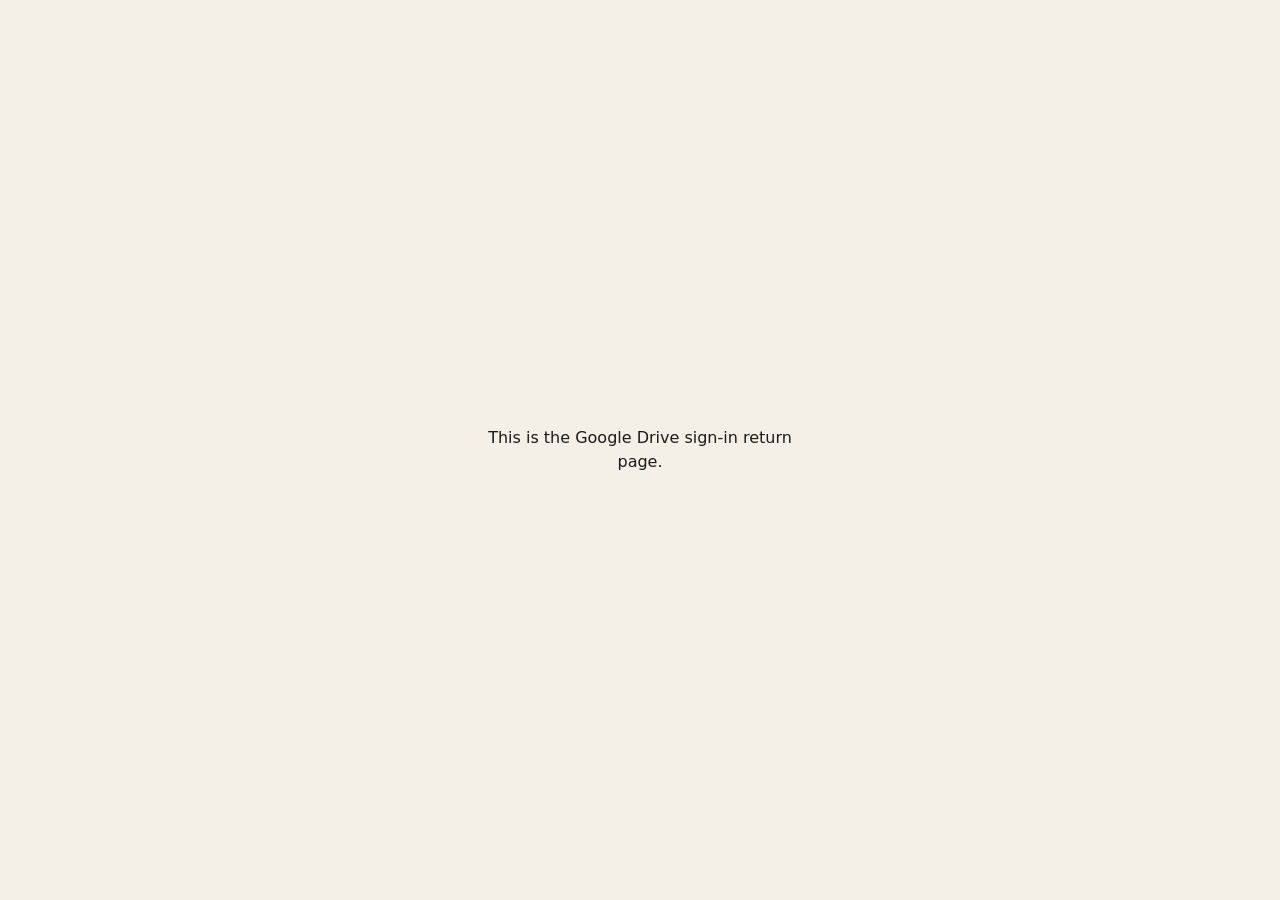
<file: tasarim/drive-giris.html>
<!doctype html>
<html lang="tr">
<head>
<meta charset="utf-8">
<meta name="viewport" content="width=device-width, initial-scale=1">
<meta name="color-scheme" content="light dark">
<meta name="referrer" content="no-referrer">
<title>Luxmente: Google Drive</title>
<style>
  /* Varsayılan Aurora ve sistem teması; uygulamanın kaydı varsa aşağıdaki betik tema ve atmosferi ondan alır */
  :root { color-scheme: light; --bg: #F4F5F9; --ink: #0E1016; --muted: #5A6072; }
  @media (prefers-color-scheme: dark) { :root:not([data-theme="light"]) { color-scheme: dark; --bg: #0B0C11; --ink: #ECEDF3; --muted: #8D91A3; } }
  :root[data-theme="dark"] { color-scheme: dark; --bg: #0B0C11; --ink: #ECEDF3; --muted: #8D91A3; }
  body { margin: 0; min-height: 100vh; display: grid; place-items: center; background: var(--bg); color: var(--ink);
    font: 16px/1.5 Inter, system-ui, -apple-system, "Segoe UI", Roboto, sans-serif; padding: 24px; box-sizing: border-box; text-align: center; }
  p { margin: 0; max-width: 32ch; }
  small { display: block; margin-top: 8px; color: var(--muted); }
</style>
<script>
  // Uygulamanın teması ve atmosferi (ayarlar kaydı, gizlilik.html ile aynı tablo; burada yalnız zemin, yazı ve soluk yazı): "bg,yazı,soluk".
  // OLED ve Sepya gece gündüzde Grafit ve Kâğıt olur. Kayıt ya da erişim yoksa hiçbir şey yazılmaz.
  (function () {
    try {
      var a = JSON.parse(localStorage.getItem("kn-tasarim:ayarlar") || "null");
      if (!a || typeof a !== "object") return;
      var k = document.documentElement;
      if (a.tema === "acik") k.setAttribute("data-theme", "light");
      if (a.tema === "koyu") k.setAttribute("data-theme", "dark");
      var gece = a.tema === "koyu" || (a.tema !== "acik" && matchMedia("(prefers-color-scheme: dark)").matches);
      var T = {
        murekkep: ["F4F0E8,1C1B19,645E52", "161512,ECE6DA,A29A8A"],
        lapis: ["F3EBDB,17130E,665D4C", "0E1838,EFE6D2,9C9480"],
        aurora: ["F4F5F9,0E1016,5A6072", "0B0C11,ECEDF3,8D91A3"],
        nebula: ["F6F3FC,150F22,635A78", "0D0A16,EEE9FB,9188AE"],
        okyanus: ["F2F7F8,0A1518,52666C", "071216,E6F2F4,84A0A6"],
        grafit: ["F3F3F4,111113,5E5E66", "0E0E10,EDEDEF,8E8E97"],
        oled: [0, "000000,F2F2F2,8F8F8F"],
        kagit: ["F7F5F0,1C1B19,69625A", "141413,EEEAE2,9A948B"],
        "sepya-gece": [0, "15110C,F0E4CF,A6937A"],
        orman: ["F2F5F0,0F1A12,546657", "0A110C,E5EFE6,87A08B"]
      };
      var ES = { oled: "grafit", "sepya-gece": "kagit" };
      var id = T.hasOwnProperty(a.atmosfer) ? a.atmosfer : "aurora";
      var v = (gece ? T[id][1] : T[!T[id][0] ? ES[id] : id][0]).split(","), ad = ["--bg", "--ink", "--muted"];
      for (var i = 0; i < ad.length; i++) k.style.setProperty(ad[i], "#" + v[i]);
      k.style.colorScheme = gece ? "dark" : "light";
    } catch (e) { /* Aurora ve sistem teması kalır */ }
  })();
</script>
</head>
<body>
<p id="ileti">&nbsp;</p>
<script>
// Google girişinin dönüş sayfası (drive-api.js). Adresin #parçasındaki belirteç (ya da hata) yalnız bu kökenin uygulamasına
// verilir: açılır pencere ve görünmez çerçevede BroadcastChannel ve postMessage ile, yönlendirmede sessionStorage ile.
// Belirteç adres çubuğunda ve geçmişte kalmasın diye önce silinir. Sayfa hiçbir yere istek atmaz.
(function () {
  "use strict";
  var ham = (location.hash || "").slice(1) || (location.search || "").slice(1);
  try { history.replaceState(null, "", location.pathname); } catch (e) { /* eski tarayıcı */ }
  var cevap = {};
  new URLSearchParams(ham).forEach(function (v, k) { cevap[k] = v; });
  var ingilizce = false;
  try { ingilizce = (localStorage.getItem("kn-dil") || navigator.language || "").toLowerCase().indexOf("en") === 0; } catch (e) { /* gizli pencere */ }
  var yaz = function (tr, en, alt) {
    var p = document.getElementById("ileti");
    p.textContent = ingilizce ? en : tr;
    if (alt) { var s = document.createElement("small"); s.textContent = ingilizce ? alt[1] : alt[0]; p.appendChild(s); }
  };
  var durum = String(cevap.state || "");
  if (!durum) { yaz("Bu sayfa Google Drive girişinin dönüş sayfası.", "This is the Google Drive sign-in return page."); return; }
  if (durum.charAt(0) === "y") {
    // Yönlendirme: uygulama açılınca belirteci bir kez alıp siler (drive-api.js yonlendirmeDonusu)
    try {
      var k = JSON.parse(sessionStorage.getItem("kn-drive-yonlendirme") || "null");
      if (k && k.durum === durum) sessionStorage.setItem("kn-drive-yonlendirme", JSON.stringify({ durum: durum, cevap: cevap }));
    } catch (e) { /* uygulama giriş yapılmamış sayar */ }
    location.replace("./");
    return;
  }
  var ileti = { tur: "kn-drive-giris", cevap: cevap };
  try { var kanal = new BroadcastChannel("kn-drive-giris"); kanal.postMessage(ileti); kanal.close(); } catch (e) { /* yok */ }
  try { if (window.parent && window.parent !== window) window.parent.postMessage(ileti, location.origin); } catch (e) { /* yok */ }
  try { if (window.opener) window.opener.postMessage(ileti, location.origin); } catch (e) { /* yok */ }
  if (durum.charAt(0) === "p") {
    if (cevap.error) yaz("Bağlanmadı.", "Not connected.", ["Bu pencereyi kapatıp yeniden deneyebilirsin.", "You can close this window and try again."]);
    else yaz("Google Drive bağlandı.", "Google Drive connected.", ["Bu pencereyi kapatabilirsin.", "You can close this window."]);
    setTimeout(function () { try { window.close(); } catch (e) { /* elle kapanır */ } }, 300);
  }
})();
</script>
</body>
</html>
</file>
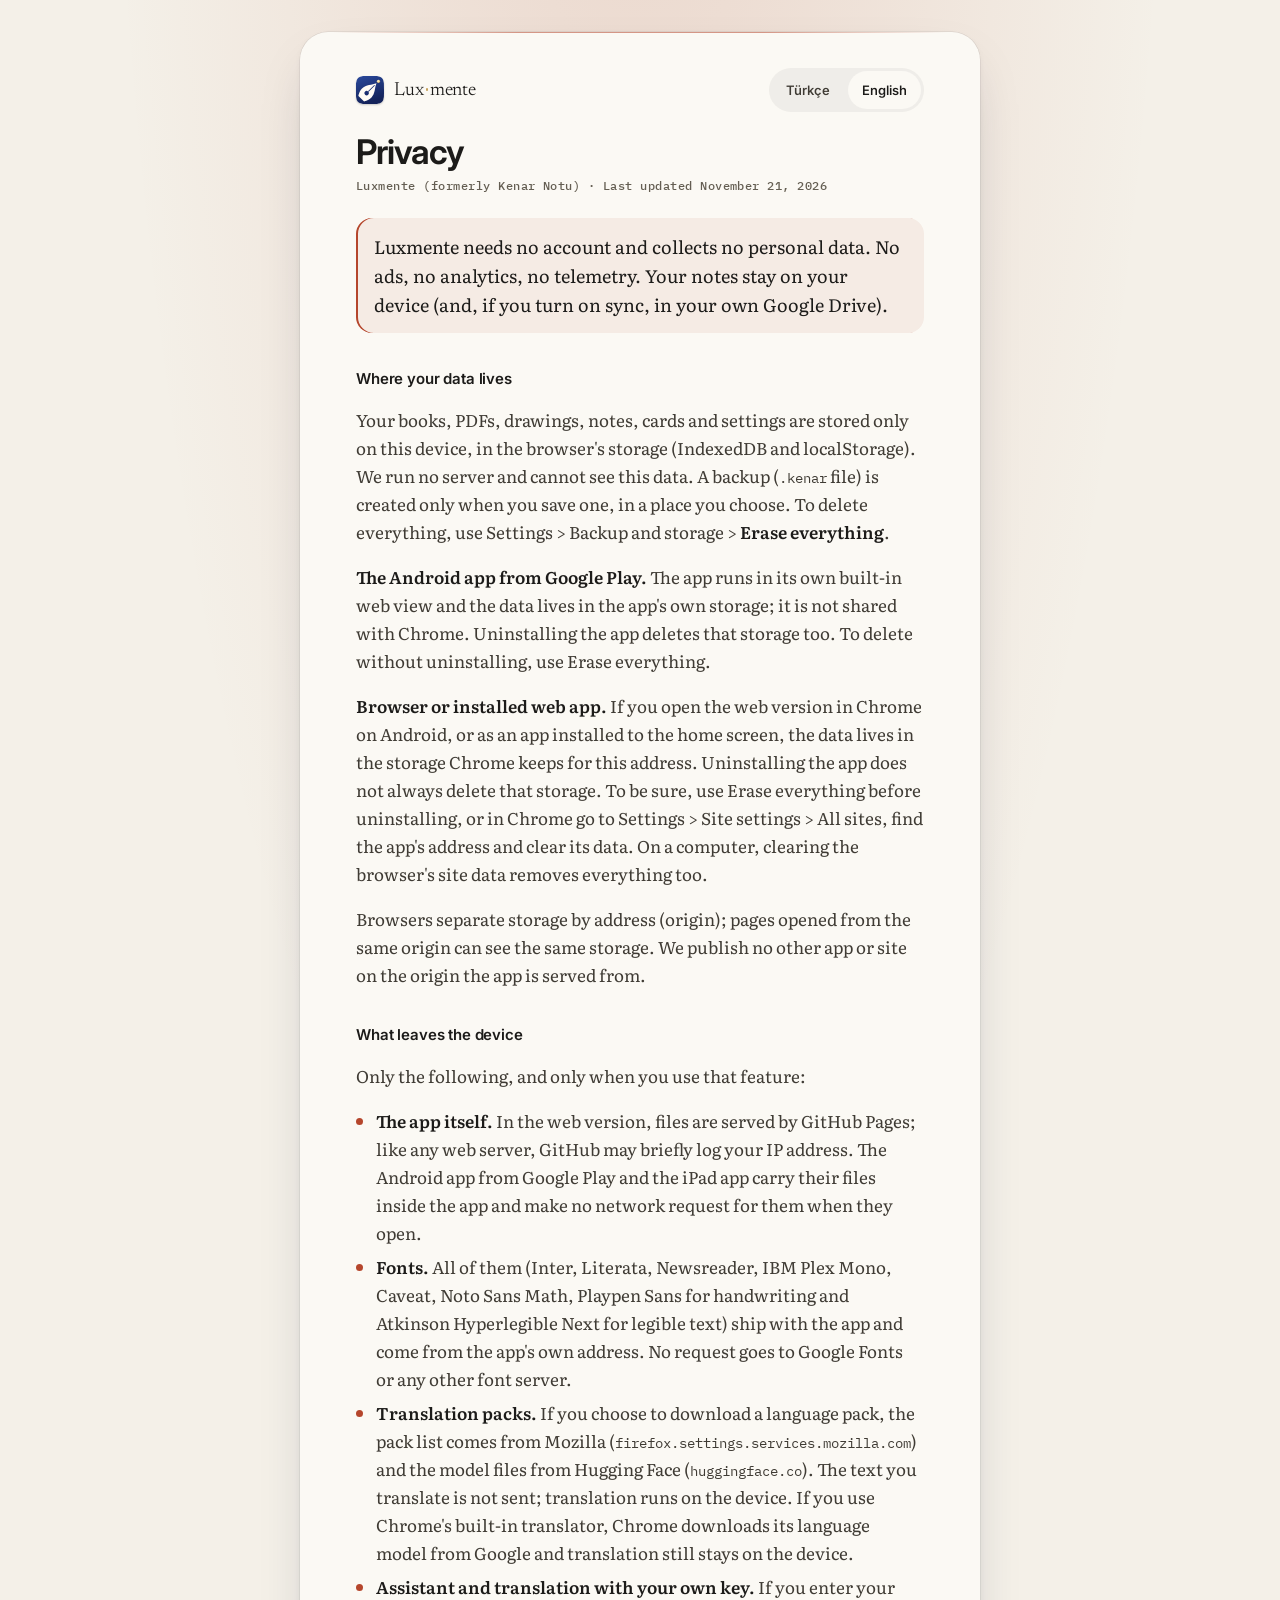
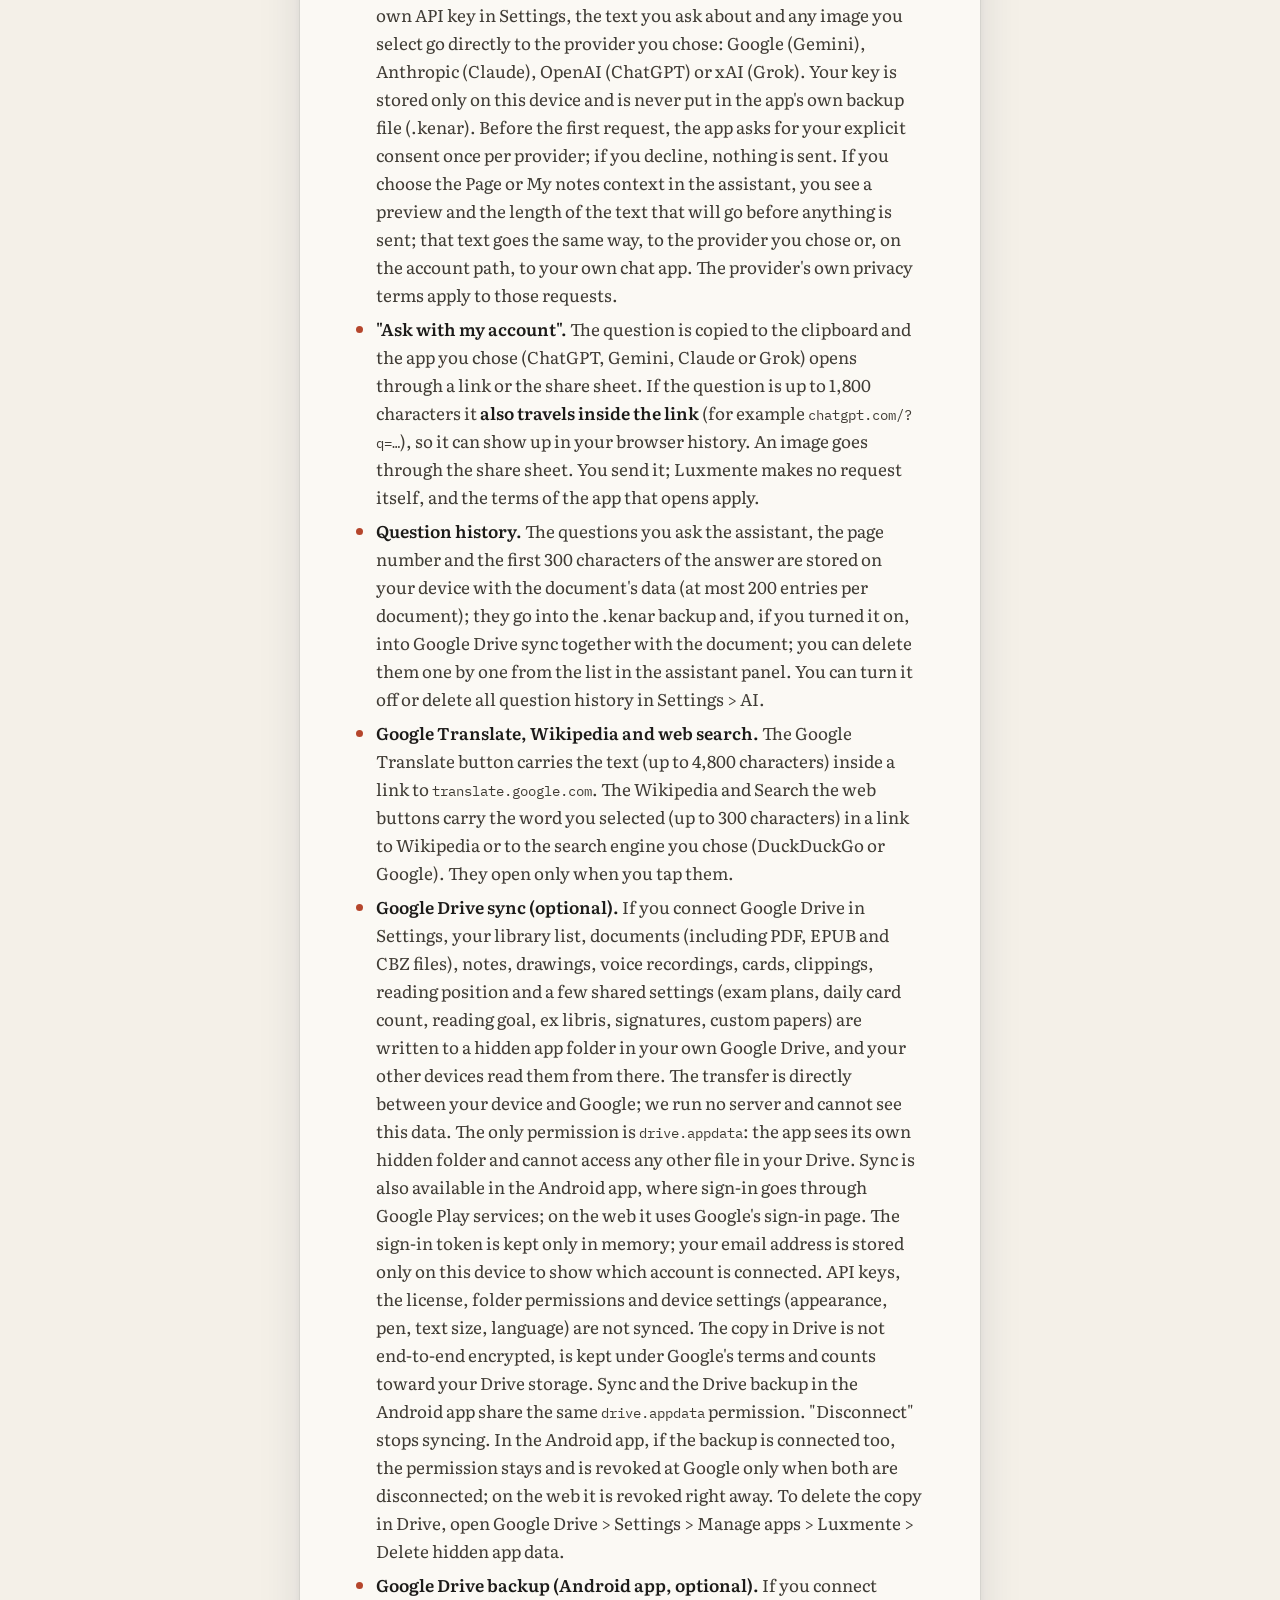
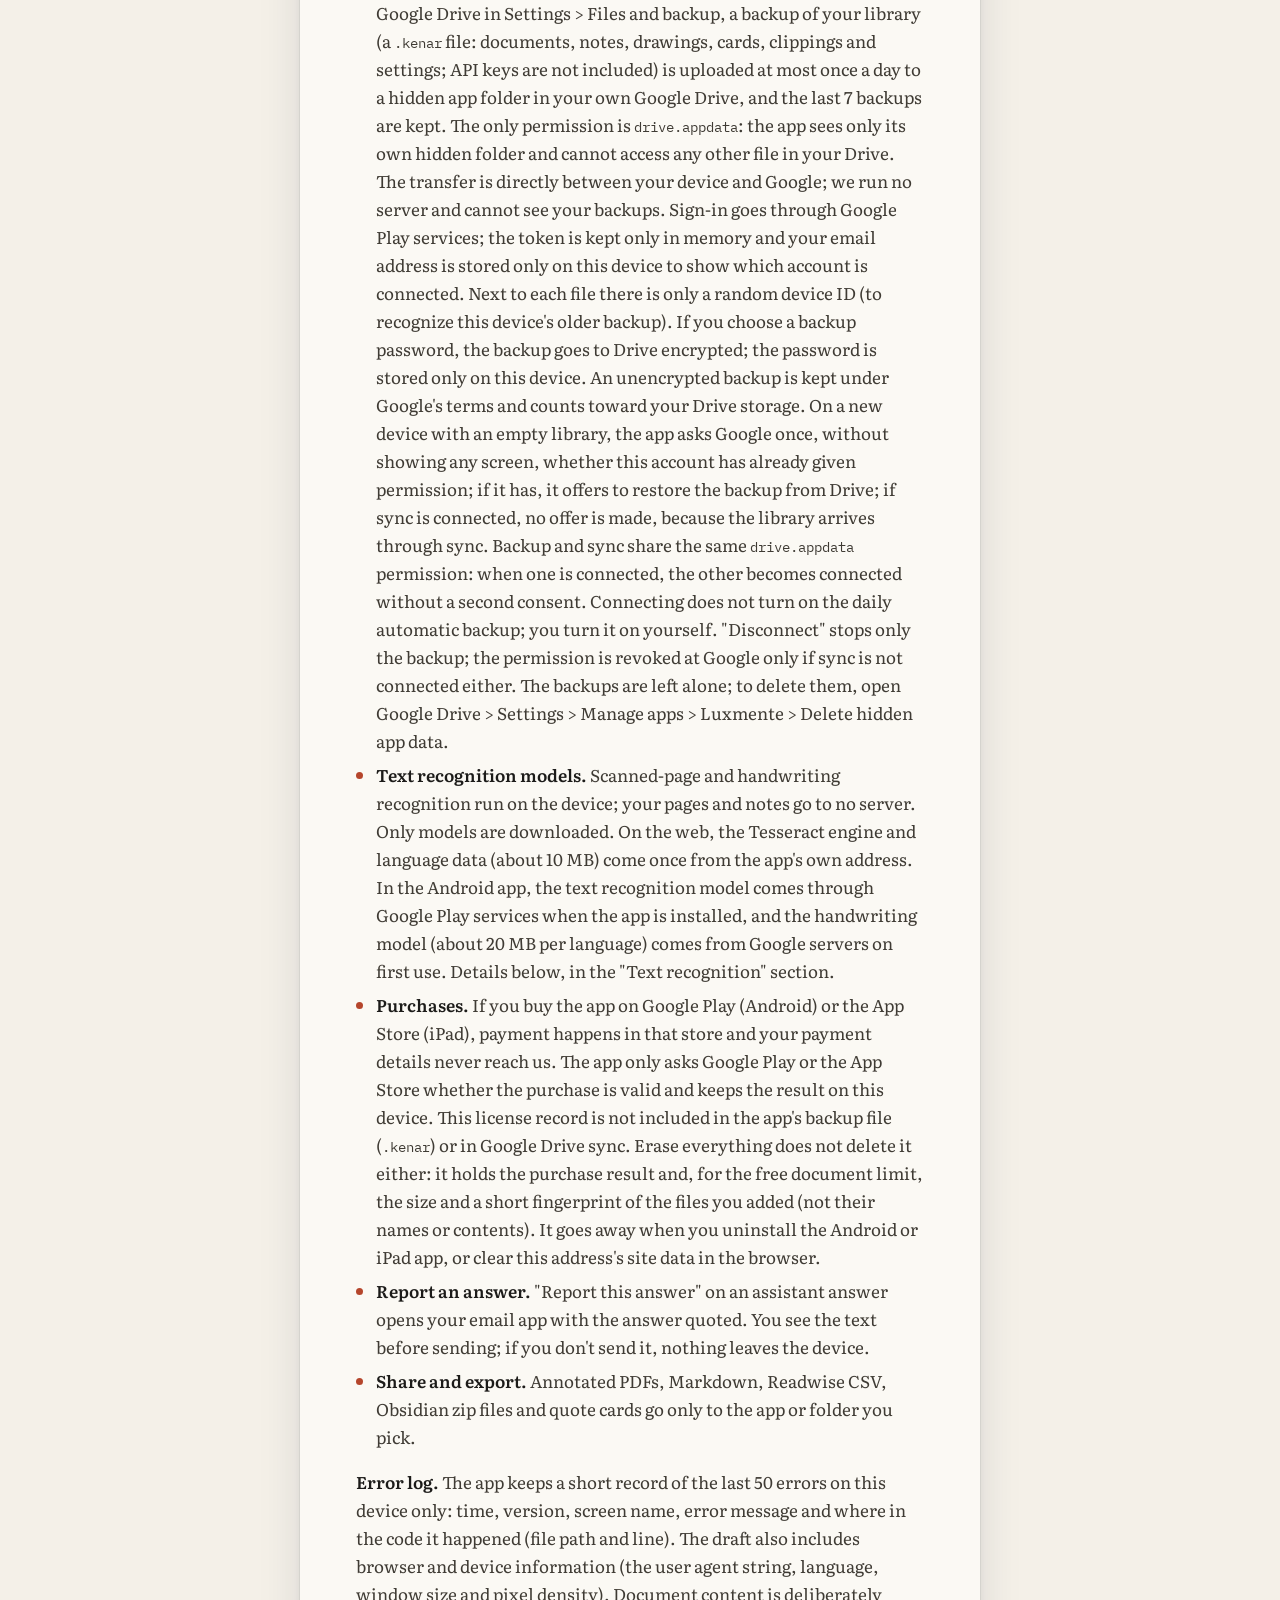
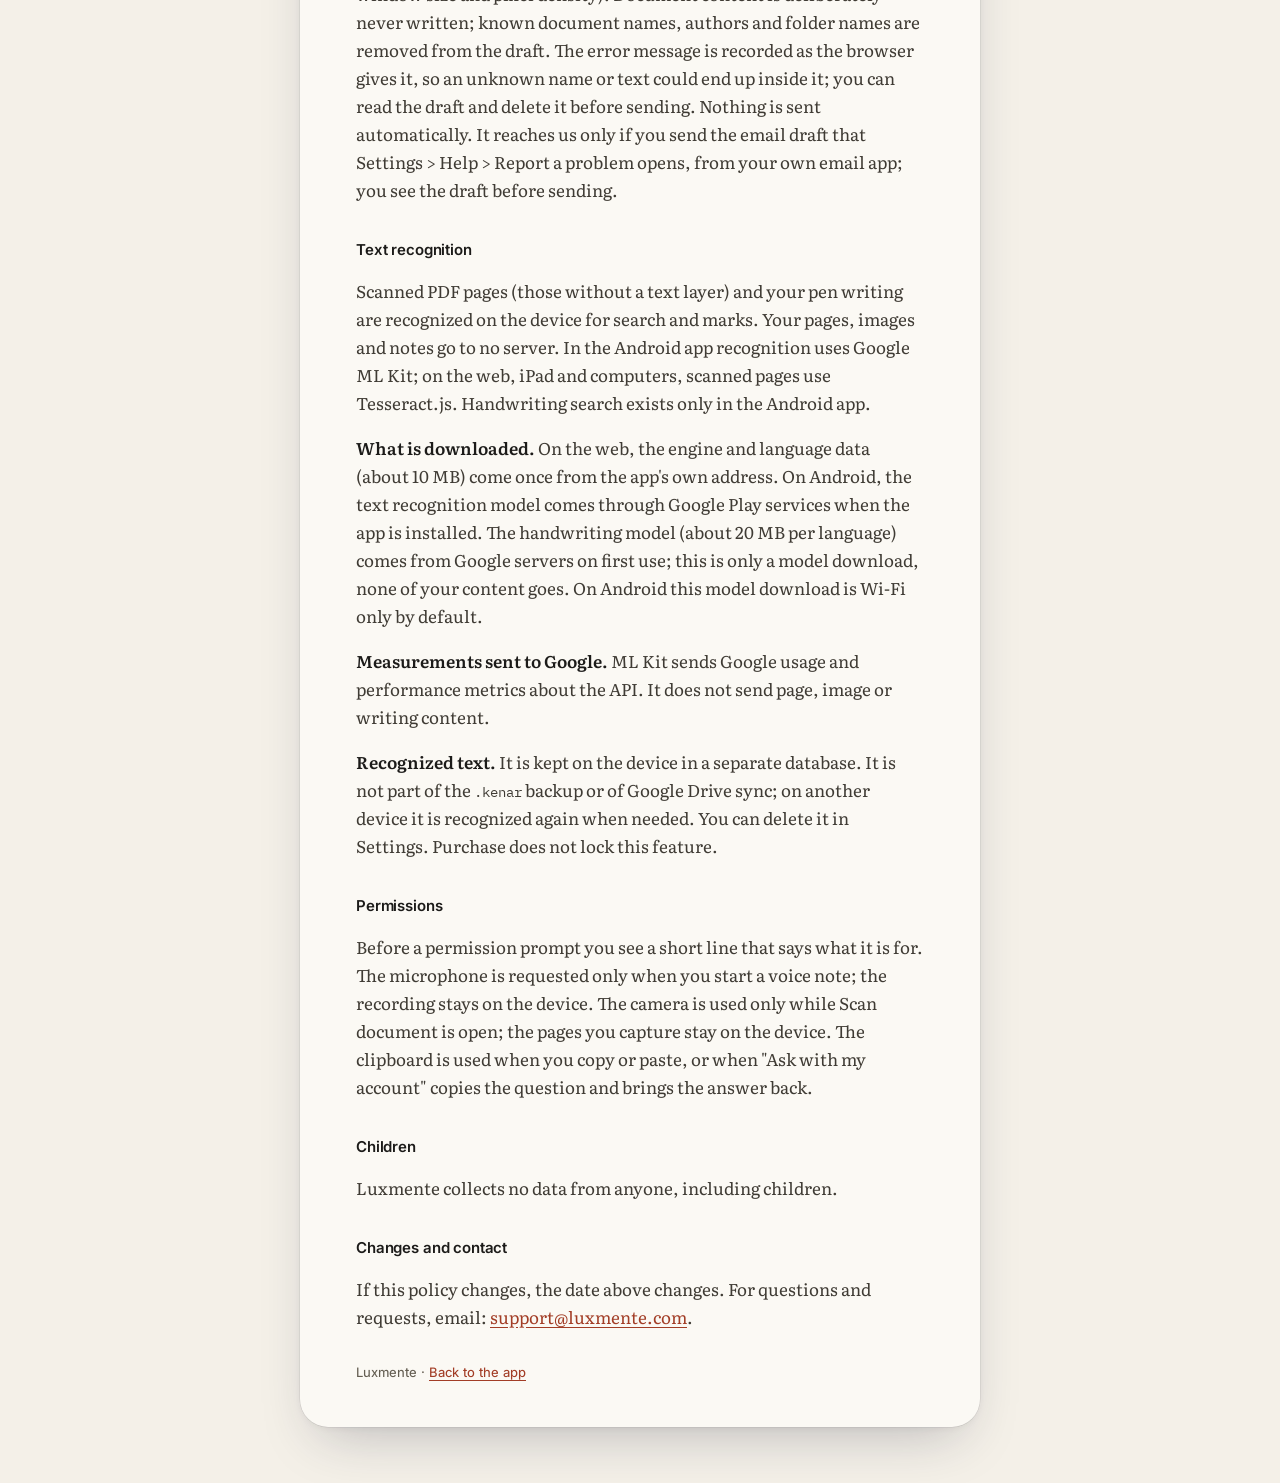
<file: tasarim/gizlilik.html>
<!doctype html>
<html lang="tr">
<head>
<meta charset="utf-8">
<meta name="viewport" content="width=device-width, initial-scale=1, viewport-fit=cover">
<meta name="color-scheme" content="light dark">
<meta name="theme-color" content="#0E1838">
<title>Luxmente: Gizlilik</title>
<meta name="description" content="Luxmente gizlilik politikası. Privacy policy.">
<link rel="icon" href="ikon/ikon-kucuk.svg" sizes="16x16 32x32" type="image/svg+xml">
<link rel="icon" href="ikon/ikon.svg" sizes="any" type="image/svg+xml">
<!-- Yazı tipleri uygulamayla birlikte gelir (../lib/fonts), Google'a istek yok -->
<link rel="stylesheet" href="../lib/fonts/yazi-tipleri.css">
<style>
  /* 7.0 Işıklı Kenar (TASARIM-5 8.1 madde 8): Aurora gündüz ve gece tokenları varsayılan; atmosfer katmanı yerine body'de tek ışık lekesi.
     Uygulamanın kaydı varsa (aynı köken, localStorage "kn-tasarim:ayarlar") <head> sonundaki betik tema ve atmosferi ondan alır; kayıt yoksa
     bu Aurora ve sistem teması kalır (web'den doğrudan açılış, mağaza gizlilik adresi).
     Gövde Literata 17/28, başlıklar Inter. Uygulamadan bağımsız açılır (çevrimdışı önbellekte durur). */
  :root {
    color-scheme: light;
    --bg: #F4F5F9; --surface: #FFFFFF; --ink: #0E1016; --ink-2: #3A3F4D; --muted: #5A6072;
    --line: rgb(14 16 22 / .08); --accent: #4B45D1; --vurgu-1: #5B4CF0; --vurgu-2: #1376A6;
    --golge: 0 0 0 .5px rgb(14 16 22 / .10), 0 2px 6px rgb(14 16 22 / .04), 0 24px 56px -20px rgb(27 31 58 / .28);
    --f-okuma: Literata, "Literata Yedek", Georgia, "Times New Roman", serif;
    --f-arayuz: Inter, system-ui, -apple-system, "Segoe UI", Roboto, sans-serif;
    --f-olcu: "IBM Plex Mono", ui-monospace, Consolas, monospace;
  }
  /* Koyu: sistem koyuysa ve uygulamada Açık seçilmediyse (data-theme="light" değilse), ya da uygulamada Koyu seçildiyse.
     Aynı değerler iki kez yazılır: CSS bir media bloğu ile bir niteliği tek kuralda birleştiremez. */
  @media (prefers-color-scheme: dark) {
    :root:not([data-theme="light"]) { color-scheme: dark; --bg: #0B0C11; --surface: #15161D; --ink: #ECEDF3; --ink-2: #B7BACA; --muted: #8D91A3;
      --line: rgb(236 237 243 / .08); --accent: #A9A6FF; --vurgu-1: #A69BFF; --vurgu-2: #5ED6F2;
      --golge: 0 0 0 .5px rgb(255 255 255 / .08), inset 0 .5px 0 rgb(255 255 255 / .07), 0 28px 64px -16px rgb(0 0 0 / .7); }
  }
  :root[data-theme="dark"] { color-scheme: dark; --bg: #0B0C11; --surface: #15161D; --ink: #ECEDF3; --ink-2: #B7BACA; --muted: #8D91A3;
    --line: rgb(236 237 243 / .08); --accent: #A9A6FF; --vurgu-1: #A69BFF; --vurgu-2: #5ED6F2;
    --golge: 0 0 0 .5px rgb(255 255 255 / .08), inset 0 .5px 0 rgb(255 255 255 / .07), 0 28px 64px -16px rgb(0 0 0 / .7); }
  * { box-sizing: border-box; }
  html { background: var(--bg); -webkit-text-size-adjust: 100%; }
  body { min-height: 100vh; margin: 0; padding: max(32px, env(safe-area-inset-top)) 16px 56px; color: var(--ink); font: 400 17px/28px var(--f-okuma);
    background: radial-gradient(60% 45% at 50% -8%, color-mix(in srgb, var(--vurgu-1) 16%, transparent), transparent 70%) no-repeat, var(--bg); }
  main { position: relative; max-width: 680px; margin: 0 auto; padding: 36px clamp(20px, 5vw, 56px) 44px; background: var(--surface);
    border-radius: 28px; box-shadow: var(--golge); }
  /* Işık çizgisi: üst kenarda iris > lagün */
  main::before { content: ""; position: absolute; inset: 0 32px auto; height: 1px; opacity: .55;
    background: linear-gradient(90deg, transparent, var(--vurgu-1) 30%, var(--vurgu-2) 70%, transparent); }
  .ust { display: flex; align-items: center; gap: 10px; margin-bottom: 20px; }
  .ust img { width: 28px; height: 28px; border-radius: 7px; box-shadow: 0 1px 2px #0B0C1133; }
  /* Kelime işareti Lux·mente: Newsreader 350, aradaki altın nokta lamba (kâğıtta altın, gecede lamba sarısı) */
  .ust .marka { font: 350 19px/1 Newsreader, var(--f-okuma); letter-spacing: -.005em; color: var(--ink); white-space: nowrap; }
  .ust .marka i { display: inline-block; width: .14em; height: .14em; margin: 0 .08em 0 .095em; border-radius: 50%; background: #C6A15B; vertical-align: .18em; }
  @media (prefers-color-scheme: dark) { :root:not([data-theme="light"]) .ust .marka i { background: #EAD39A; } }
  :root[data-theme="dark"] .ust .marka i { background: #EAD39A; }
  nav { display: flex; gap: 4px; margin-left: auto; padding: 3px; border-radius: 999px; background: color-mix(in srgb, var(--ink) 5%, transparent);
    font: 560 13px/1 var(--f-arayuz); }
  nav a { display: grid; place-items: center; min-height: 38px; padding: 0 14px; border-radius: 999px; color: var(--ink-2); text-decoration: none; }
  nav a:hover, nav a[aria-current] { background: var(--surface); color: var(--ink); }
  a:focus-visible { outline: 2px solid var(--vurgu-1); outline-offset: 2px; }
  .kurdele { display: none; }
  h1 { margin: 0 0 6px; font: 640 34px/40px var(--f-arayuz); letter-spacing: -.028em; }
  h2 { margin: 36px 0 8px; font: 600 15px/20px var(--f-arayuz); letter-spacing: -.01em; color: var(--ink); }
  .tarih { margin: 0 0 24px; color: var(--muted); font: 500 12px/16px var(--f-olcu); letter-spacing: .04em; font-variant-numeric: tabular-nums; }
  .ozet { margin: 0 0 8px; padding: 14px 18px; border-radius: 16px; font-size: 18px; line-height: 29px; color: var(--ink);
    background: color-mix(in srgb, var(--vurgu-1) 8%, var(--surface)); box-shadow: inset 2px 0 0 var(--vurgu-1); }
  p, li { color: var(--ink-2); }
  ul { padding-left: 1.2em; }
  li { margin: 6px 0; }
  li::marker { color: var(--vurgu-1); }
  b { color: var(--ink); font-weight: 600; }
  a { color: var(--accent); text-underline-offset: 3px; }
  code { font: 400 .85em var(--f-olcu); overflow-wrap: anywhere; }
  hr { margin: 48px 0 32px; border: 0; border-top: .5px solid var(--line); }
  footer { margin-top: 32px; color: var(--muted); font: 450 13px/1.5 var(--f-arayuz); }
  @media (max-width: 599px) { main { border-radius: 24px; padding-top: 28px; } h1 { font-size: 28px; line-height: 34px; } }
</style>
<script>
  // Uygulamanın teması ve atmosferi (ayarlar kaydı, dil betiğiyle aynı kaynak). Uygulama içinde bir çerçevede açılınca çevresiyle
  // aynı renkte durur. Atmosfer renkleri atmosfer.css'in zemin, yüzey, yazı ve vurgu değerlerinden: "bg,yüzey,yazı,yazı-2,soluk,bağ,vurgu-1,vurgu-2"
  // (gündüz, gece). OLED ve Sepya gece gündüzde Grafit ve Kâğıt olur. Kayıt ya da erişim yoksa hiçbir şey yazılmaz: Aurora ve sistem teması.
  (function () {
    try {
      var a = JSON.parse(localStorage.getItem("kn-tasarim:ayarlar") || "null");
      if (!a || typeof a !== "object") return;
      var k = document.documentElement;
      if (a.tema === "acik") k.setAttribute("data-theme", "light");
      if (a.tema === "koyu") k.setAttribute("data-theme", "dark");
      var gece = a.tema === "koyu" || (a.tema !== "acik" && matchMedia("(prefers-color-scheme: dark)").matches);
      var T = {
        murekkep: ["F4F0E8,FBF9F4,1C1B19,3F3B34,645E52,A23D26,B5462C,B5462C", "161512,1F1D19,ECE6DA,C9C2B4,A29A8A,E0714F,E0714F,E0714F"],
        lapis: ["F3EBDB,FBF7EE,17130E,4A4336,665D4C,7A5A22,7D5E25,8C6B30", "0E1838,15214A,EFE6D2,C9BFA8,9C9480,D7B56F,C6A15B,EAD39A"],
        aurora: ["F4F5F9,FFFFFF,0E1016,3A3F4D,5A6072,4B45D1,5B4CF0,1376A6", "0B0C11,15161D,ECEDF3,B7BACA,8D91A3,A9A6FF,A69BFF,5ED6F2"],
        nebula: ["F6F3FC,FFFFFF,150F22,43395A,635A78,6B3FD0,7444E0,B8327F", "0D0A16,18132A,EEE9FB,BDB4D6,9188AE,C4A8FF,C4A8FF,FF9AD5"],
        okyanus: ["F2F7F8,FFFFFF,0A1518,33464C,52666C,0B6E8C,0B7593,2E5BD6", "071216,0E1D23,E6F2F4,AFC5CA,84A0A6,6FD6E8,6FD6E8,7FA6FF"],
        grafit: ["F3F3F4,FFFFFF,111113,3F3F45,5E5E66,3B5BA9,26262B,4A4A55", "0E0E10,18181B,EDEDEF,B5B5BC,8E8E97,A8B8E8,D4D6DC,BFC3CC"],
        oled: [0, "000000,0B0B0C,F2F2F2,B8B8B8,8F8F8F,7CE0FF,7CE0FF,A99BFF"],
        kagit: ["F7F5F0,FDFCF9,1C1B19,4D4842,69625A,2B4A7E,2B4A7E,2B4A7E", "141413,1F1E1C,EEEAE2,BDB7AC,9A948B,A3B8DE,A3B8DE,A3B8DE"],
        "sepya-gece": [0, "15110C,211A12,F0E4CF,CDBB9C,A6937A,F0B867,F0B867,E58A5B"],
        orman: ["F2F5F0,FFFFFF,0F1A12,36473A,546657,2F6B3F,2F7547,0F7268", "0A110C,131D16,E5EFE6,AFC2B2,87A08B,8FD9A0,8FD9A0,C8E07A"]
      };
      var ES = { oled: "grafit", "sepya-gece": "kagit" };
      var id = T.hasOwnProperty(a.atmosfer) ? a.atmosfer : "aurora";
      var s = gece ? T[id][1] : T[!T[id][0] ? ES[id] : id][0];
      var v = s.split(","), ad = ["--bg", "--surface", "--ink", "--ink-2", "--muted", "--accent", "--vurgu-1", "--vurgu-2"];
      for (var i = 0; i < ad.length; i++) k.style.setProperty(ad[i], "#" + v[i]);
      k.style.setProperty("--line", "color-mix(in srgb, var(--ink) 8%, transparent)");
      k.style.colorScheme = gece ? "dark" : "light";
      var m = document.querySelector('meta[name="theme-color"]');
      if (m) m.setAttribute("content", "#" + v[0]);
    } catch (e) { /* Aurora ve sistem teması kalır */ }
  })();
</script>
</head>
<body>
<main>
  <div class="ust"><img src="ikon/ikon-kucuk.svg" alt="" width="28" height="28"><span class="marka">Lux<i aria-hidden="true"></i>mente</span>
  <nav aria-label="Dil / Language"><a href="#tr" lang="tr">Türkçe</a><a href="#en" lang="en">English</a></nav></div>
  <div class="kurdele" aria-hidden="true"></div>

  <article id="tr" lang="tr">
    <h1>Gizlilik</h1>
    <p class="tarih">Luxmente (eski adıyla Kenar Notu) · Son güncelleme 21 Kasım 2026</p>
    <p class="ozet">Luxmente hesap istemez, hiçbir kişisel veri toplamaz. Reklam, analitik ve telemetri yok. Notların senin cihazında kalır (eşitlemeyi açarsan bir kopyası da kendi Google Drive'ında).</p>

    <h2>Verilerin nerede durur</h2>
    <p>Kitapların, PDF'lerin, çizimlerin, notların, kartların ve ayarların yalnız bu cihazda, tarayıcının deposunda (IndexedDB ve localStorage) durur. Bizim bir sunucumuz yok; bu verileri göremeyiz. Yedek (<code>.kenar</code> dosyası) yalnız sen kaydedince oluşur ve nereye koyacağını sen seçersin. Hepsini silmek için Ayarlar &gt; Yedek ve depolama &gt; <b>Her şeyi temizle</b>'yi kullan.</p>
    <p><b>Google Play'deki Android uygulaması.</b> Uygulama kendi içindeki web görünümünde çalışır ve veriler uygulamanın kendi deposunda durur; Chrome'la paylaşılmaz. Uygulamayı kaldırınca bu depo da silinir. Kaldırmadan silmek istersen Her şeyi temizle'yi kullan.</p>
    <p><b>Tarayıcı ya da yüklenen web uygulaması.</b> Android'de web sürümünü Chrome'dan ya da ana ekrana yüklenen uygulama olarak açarsan veriler Chrome'un bu adrese ayırdığı depoda durur. Uygulamayı kaldırmak bu depoyu her zaman silmez. Emin olmak için kaldırmadan önce Her şeyi temizle'yi kullan ya da Chrome'da Ayarlar &gt; Site ayarları &gt; Tüm siteler bölümünden uygulamanın adresini bulup verilerini sil. Masaüstünde tarayıcının site verilerini silmek de hepsini siler.</p>
    <p>Tarayıcılar depoyu adrese (kökene) göre ayırır; aynı kökten açılan sayfalar aynı depoyu görebilir. Uygulamanın yayınlandığı kökte başka bir uygulama ya da site yayınlamıyoruz.</p>

    <h2>Cihazdan dışarı ne gider</h2>
    <p>Yalnız şunlar, ve yalnız o özelliği kullandığında:</p>
    <ul>
      <li><b>Uygulamanın kendisi.</b> Web sürümünde dosyalar GitHub Pages'ten iner; GitHub, her web sunucusu gibi, IP adresini kısa süre kayıt altında tutabilir. Google Play'deki Android uygulaması ve iPad uygulaması dosyalarını kendi içinde taşır, açılırken bu dosyalar için ağa gitmez.</li>
      <li><b>Yazı tipleri.</b> Hepsi (Inter, Literata, Newsreader, IBM Plex Mono, Caveat, Noto Sans Math, el yazısı için Playpen Sans ve okunaklı yazı için Atkinson Hyperlegible Next) uygulamanın içinde gelir, uygulamayla aynı adresten iner. Google Fonts'a ya da başka bir yazı tipi sunucusuna istek gitmez.</li>
      <li><b>Çeviri paketi.</b> Bir dil paketini indirmeyi seçersen paket listesi Mozilla'dan (<code>firefox.settings.services.mozilla.com</code>), model dosyaları Hugging Face'ten (<code>huggingface.co</code>) iner. Çevirdiğin metin gönderilmez; çeviri cihazda yapılır. Chrome'un kendi çeviri motorunu kullanırsan Chrome dil modelini Google'dan indirir, çeviri yine cihazda kalır.</li>
      <li><b>Kendi anahtarınla asistan ve çeviri.</b> Ayarlar'a kendi API anahtarını girersen, sorduğun metin ve seçtiğin görsel doğrudan seçtiğin sağlayıcıya gider: Google (Gemini), Anthropic (Claude), OpenAI (ChatGPT) ya da xAI (Grok). Anahtarın yalnız bu cihazda saklanır ve uygulamanın kendi yedek dosyasına (.kenar) girmez. İlk gönderimden önce her sağlayıcı için bir kez açık onayın istenir; vazgeçersen hiçbir şey gönderilmez. Asistanda Sayfa ya da Notlarım bağlamını seçersen, gönderilmeden önce gidecek metnin önizlemesini ve uzunluğunu görürsün; o metin de aynı şekilde seçtiğin sağlayıcıya ya da hesap yolunda kendi sohbet uygulamana gider. Bu isteklerde sağlayıcının kendi gizlilik koşulları geçerlidir.</li>
      <li><b>"Hesabımla sor".</b> Soru panoya kopyalanır ve seçtiğin uygulama (ChatGPT, Gemini, Claude ya da Grok) bir bağlantıyla ya da paylaş menüsüyle açılır. Soru 1800 karaktere kadarsa <b>bağlantının içinde de gider</b> (ör. <code>chatgpt.com/?q=…</code>), bu yüzden tarayıcı geçmişinde görünebilir. Görsel varsa paylaş menüsüyle gider. Gönderen sensin; Luxmente kendisi istek atmaz, açılan uygulamanın koşulları geçerlidir.</li>
      <li><b>Soru geçmişi.</b> Asistana sorduğun sorular, sayfa numarası ve cevabın ilk 300 karakteri belgenin verisiyle cihazında saklanır (belge başına en çok 200 kayıt); .kenar yedeğine ve açtıysan Google Drive eşitlemesine belgeyle birlikte girer; asistan panelindeki listeden tek tek silebilirsin. Ayarlar > Yapay zekâ'dan geçmişi kapatabilir ya da bütün soru geçmişini silebilirsin.</li>
      <li><b>Google Çeviri, Vikipedi ve web araması.</b> Google Çeviri düğmesi metni (4800 karaktere kadar) bağlantının içinde <code>translate.google.com</code> adresine götürür. Vikipedi ve Web’de ara düğmeleri seçtiğin sözcüğü (300 karaktere kadar) bağlantıyla Vikipedi'ye ya da seçtiğin arama motoruna (DuckDuckGo ya da Google) götürür. Yalnız sen dokununca açılırlar.</li>
      <li><b>Google Drive ile eşitleme (isteğe bağlı).</b> Ayarlar'da Google Drive'a bağlanırsan kitaplık listen, belgelerin (PDF, EPUB ve CBZ dosyaları dahil), notların, çizimlerin, ses kayıtların, kartların, kırpıntıların, kaldığın yer ve birkaç ortak ayar (sınav planları, günlük kart sayısı, okuma hedefi, ex libris, imzalar, özel kâğıtlar) senin Google Drive'ındaki gizli uygulama klasörüne yazılır; öbür cihazların oradan okur. Aktarım doğrudan cihazınla Google arasındadır, bizim sunucumuz yoktur ve bu verileri görmeyiz. İzin yalnız <code>drive.appdata</code>: uygulama kendi gizli klasörünü görür, Drive'ındaki öbür dosyalara erişemez. Eşitleme Android uygulamasında da vardır; orada giriş Google Play hizmetleriyle yapılır, web'de Google'ın giriş sayfasıyla. Giriş belirteci yalnız bellekte tutulur; e-posta adresin bağlı hesabı göstermek için yalnız bu cihazda saklanır. API anahtarları, lisans, klasör izinleri ve cihaza özel ayarlar (görünüm, kalem, yazı boyutu, dil) eşitlenmez. Drive'daki kopya uçtan uca şifreli değildir, Google'ın koşullarıyla saklanır ve Drive kotandan yer tutar. Eşitleme ve Android'deki Drive yedeği aynı <code>drive.appdata</code> iznini paylaşır. "Bağlantıyı kes" eşitlemeyi durdurur. Android uygulamasında yedek de bağlıysa izin kalır, yalnız ikisi de kesilince Google'da geri alınır; web'de izin hemen geri alınır. Drive'daki kopyayı silmek için Google Drive'da Ayarlar &gt; Uygulamaları yönet &gt; Luxmente &gt; Gizli uygulama verilerini sil'i kullan.</li>
      <li><b>Google Drive'a yedek (Android uygulaması, isteğe bağlı).</b> Ayarlar &gt; Dosyalar ve yedek'te Google Drive'a bağlanırsan kitaplığının yedeği (<code>.kenar</code> dosyası: belgeler, notlar, çizimler, kartlar, kırpıntılar ve ayarlar; API anahtarları girmez) günde en çok bir kez senin Google Drive'ındaki gizli uygulama klasörüne yüklenir, son 7 yedek kalır. İzin yalnız <code>drive.appdata</code>: uygulama yalnız kendi gizli klasörünü görür, Drive'ındaki öbür dosyalara erişemez. Aktarım doğrudan cihazınla Google arasındadır, bizim sunucumuz yoktur ve yedeklerini göremeyiz. Giriş Google Play hizmetleriyle yapılır; belirteç yalnız bellekte durur, e-posta adresin bağlı hesabı göstermek için yalnız bu cihazda saklanır. Dosyanın yanında yalnız rastgele bir cihaz kimliği durur (aynı cihazın eski yedeğini tanımak için). Yedek parolası seçersen yedek Drive'a şifreli gider; parola yalnız bu cihazda saklanır. Şifresiz yedek Google'ın koşullarıyla saklanır ve Drive kotandan yer tutar. Kitaplığı boş yeni bir cihazda uygulama bir kez, ekran açmadan, Google'a bu hesabın daha önce izin verip vermediğini sorar; vermişse Drive'daki yedeği geri yüklemeyi önerir; eşitleme bağlıysa bu öneri çıkmaz, kitaplık eşitlemeyle gelir. Yedek ve eşitleme aynı <code>drive.appdata</code> iznini paylaşır: biri bağlanınca öbürü ikinci onay istemeden bağlı olur. Bağlanmak otomatik yedeği açmaz; "Her gün otomatik yedekle"yi sen açarsın. "Bağlantıyı kes" yalnız yedeği kapatır; izin Google'da ancak eşitleme de bağlı değilse geri alınır. Yedeklere dokunmaz; onları silmek için Google Drive'da Ayarlar &gt; Uygulamaları yönet &gt; Luxmente &gt; Gizli uygulama verilerini sil'i kullan.</li>
      <li><b>Metin tanıma modelleri.</b> Taranmış sayfa ve el yazısı tanıma cihazda çalışır; sayfaların ve notların hiçbir sunucuya gitmez. Yalnız model indirilir. Web'de Tesseract motoru ve dil verisi (yaklaşık 10 MB) uygulamanın kendi adresinden bir kez iner. Android uygulamasında metin tanıma modeli Google Play hizmetleriyle uygulama kurulurken, el yazısı modeli (dil başına yaklaşık 20 MB) ilk kullanımda Google sunucularından iner. Ayrıntı aşağıda, "Metin tanıma" bölümünde.</li>
      <li><b>Satın alma.</b> Uygulamayı Android'de Google Play'den, iPad'de App Store'dan satın alırsan ödeme o mağazada yapılır; ödeme bilgilerin bize gelmez. Uygulama yalnız satın almanın geçerli olup olmadığını Google Play'e ya da App Store'a sorar ve sonucu bu cihazda tutar. Bu lisans kaydı uygulamanın yedek dosyasına (<code>.kenar</code>) ve Google Drive eşitlemesine girmez. Her şeyi temizle de onu silmez: kayıtta satın almanın sonucu ve ücretsiz belge sınırı için eklediğin dosyaların boyutu ile kısa bir özeti durur (adları ve içerikleri değil). Kayıt, Android ya da iPad uygulamasını kaldırınca veya tarayıcıda bu adresin site verilerini silince gider.</li>
      <li><b>Cevabı bildir.</b> Asistan cevabındaki "Bu cevabı bildir" e-posta uygulamanı cevabın alıntısıyla açar. Göndermeden önce metni görürsün; göndermezsen hiçbir şey gitmez.</li>
      <li><b>Paylaş ve dışa aktar.</b> Notlu PDF, Markdown, Readwise CSV, Obsidian zip ya da alıntı kartı yalnız senin seçtiğin uygulamaya ya da klasöre gider.</li>
    </ul>
    <p><b>Hata günlüğü.</b> Uygulama son 50 hatanın kısa kaydını yalnız bu cihazda tutar: zaman, sürüm, ekran adı, hata iletisi ve hatanın kod konumu (dosya yolu ve satır). Taslağa ayrıca tarayıcı ve cihaz bilgisi (kullanıcı ajanı metni, dil, pencere boyutu ve ekran yoğunluğu) girer. Belge içeriği bilerek yazılmaz; bilinen belge adları, yazarlar ve klasör adları taslakta silinir. Hata iletisi tarayıcıdan geldiği gibi kaydedildiği için bilinmeyen bir ad ya da metin içine girebilir; göndermeden önce taslağı okuyup silebilirsin. Hiçbir şey kendiliğinden gönderilmez. Yalnız Ayarlar &gt; Yardım &gt; Sorun bildir ile açılan e-posta taslağını sen kendi e-posta uygulamandan gönderirsen bize ulaşır; göndermeden önce taslağı görürsün.</p>

    <h2>Metin tanıma</h2>
    <p>Taranmış PDF sayfaları (metin katmanı olmayanlar) ve kalemle yazdıkların, arama ve izler için cihazda tanınır. Sayfaların, görüntülerin ve notların hiçbir sunucuya gitmez. Android uygulamasında tanıma Google ML Kit ile, web, iPad ve PC'de taranmış sayfalar için Tesseract.js ile yapılır; el yazısında arama yalnız Android uygulamasındadır.</p>
    <p><b>İndirilenler.</b> Web'de motor ve dil verisi (yaklaşık 10 MB) uygulamanın kendi adresinden bir kez iner. Android'de metin tanıma modeli Google Play hizmetleriyle uygulama kurulurken iner. El yazısı modeli (dil başına yaklaşık 20 MB) ilk kullanımda Google sunucularından iner; bu yalnız model indirmesidir, içeriğin gitmez. Android'de bu model indirmesi varsayılan olarak yalnız Wi-Fi'da olur.</p>
    <p><b>Google'a giden ölçüm.</b> ML Kit, Google'a API'nin kullanım ve başarım ölçümlerini gönderir. Sayfa, görüntü ya da yazı içeriği göndermez.</p>
    <p><b>Tanınan metin.</b> Cihazda ayrı bir veritabanında durur. <code>.kenar</code> yedeğine ve Google Drive eşitlemesine girmez; öbür cihazda gerekirse yeniden tanınır. Ayarlar'dan silebilirsin. Satın alma bu özelliği kilitlemez.</p>

    <h2>İzinler</h2>
    <p>İzin istenmeden önce ne için olduğunu söyleyen kısa bir satır görürsün. Mikrofon yalnız ses notunu sen başlatınca istenir; kayıt cihazda kalır. Kamera yalnız Belge tara açıkken kullanılır; çekilen sayfalar cihazda kalır. Pano, kopyala ve yapıştır dediğinde ya da "Hesabımla sor" soruyu kopyalayıp cevabı geri alırken kullanılır.</p>

    <h2>Çocuklar</h2>
    <p>Luxmente kimseden veri toplamadığı için çocuklardan da veri toplamaz.</p>

    <h2>Değişiklikler ve iletişim</h2>
    <p>Bu metin değişirse tarih güncellenir. Soruların ve istekler için e-posta: <!-- DESTEK_EPOSTA: tasarim/ortak.js ile aynı adres --><a href="mailto:support@luxmente.com">support@luxmente.com</a>.</p>
  </article>

  <hr>

  <article id="en" lang="en">
    <h1>Privacy</h1>
    <p class="tarih">Luxmente (formerly Kenar Notu) · Last updated November 21, 2026</p>
    <p class="ozet">Luxmente needs no account and collects no personal data. No ads, no analytics, no telemetry. Your notes stay on your device (and, if you turn on sync, in your own Google Drive).</p>

    <h2>Where your data lives</h2>
    <p>Your books, PDFs, drawings, notes, cards and settings are stored only on this device, in the browser's storage (IndexedDB and localStorage). We run no server and cannot see this data. A backup (<code>.kenar</code> file) is created only when you save one, in a place you choose. To delete everything, use Settings &gt; Backup and storage &gt; <b>Erase everything</b>.</p>
    <p><b>The Android app from Google Play.</b> The app runs in its own built-in web view and the data lives in the app's own storage; it is not shared with Chrome. Uninstalling the app deletes that storage too. To delete without uninstalling, use Erase everything.</p>
    <p><b>Browser or installed web app.</b> If you open the web version in Chrome on Android, or as an app installed to the home screen, the data lives in the storage Chrome keeps for this address. Uninstalling the app does not always delete that storage. To be sure, use Erase everything before uninstalling, or in Chrome go to Settings &gt; Site settings &gt; All sites, find the app's address and clear its data. On a computer, clearing the browser's site data removes everything too.</p>
    <p>Browsers separate storage by address (origin); pages opened from the same origin can see the same storage. We publish no other app or site on the origin the app is served from.</p>

    <h2>What leaves the device</h2>
    <p>Only the following, and only when you use that feature:</p>
    <ul>
      <li><b>The app itself.</b> In the web version, files are served by GitHub Pages; like any web server, GitHub may briefly log your IP address. The Android app from Google Play and the iPad app carry their files inside the app and make no network request for them when they open.</li>
      <li><b>Fonts.</b> All of them (Inter, Literata, Newsreader, IBM Plex Mono, Caveat, Noto Sans Math, Playpen Sans for handwriting and Atkinson Hyperlegible Next for legible text) ship with the app and come from the app's own address. No request goes to Google Fonts or any other font server.</li>
      <li><b>Translation packs.</b> If you choose to download a language pack, the pack list comes from Mozilla (<code>firefox.settings.services.mozilla.com</code>) and the model files from Hugging Face (<code>huggingface.co</code>). The text you translate is not sent; translation runs on the device. If you use Chrome's built-in translator, Chrome downloads its language model from Google and translation still stays on the device.</li>
      <li><b>Assistant and translation with your own key.</b> If you enter your own API key in Settings, the text you ask about and any image you select go directly to the provider you chose: Google (Gemini), Anthropic (Claude), OpenAI (ChatGPT) or xAI (Grok). Your key is stored only on this device and is never put in the app's own backup file (.kenar). Before the first request, the app asks for your explicit consent once per provider; if you decline, nothing is sent. If you choose the Page or My notes context in the assistant, you see a preview and the length of the text that will go before anything is sent; that text goes the same way, to the provider you chose or, on the account path, to your own chat app. The provider's own privacy terms apply to those requests.</li>
      <li><b>"Ask with my account".</b> The question is copied to the clipboard and the app you chose (ChatGPT, Gemini, Claude or Grok) opens through a link or the share sheet. If the question is up to 1,800 characters it <b>also travels inside the link</b> (for example <code>chatgpt.com/?q=…</code>), so it can show up in your browser history. An image goes through the share sheet. You send it; Luxmente makes no request itself, and the terms of the app that opens apply.</li>
      <li><b>Question history.</b> The questions you ask the assistant, the page number and the first 300 characters of the answer are stored on your device with the document's data (at most 200 entries per document); they go into the .kenar backup and, if you turned it on, into Google Drive sync together with the document; you can delete them one by one from the list in the assistant panel. You can turn it off or delete all question history in Settings > AI.</li>
      <li><b>Google Translate, Wikipedia and web search.</b> The Google Translate button carries the text (up to 4,800 characters) inside a link to <code>translate.google.com</code>. The Wikipedia and Search the web buttons carry the word you selected (up to 300 characters) in a link to Wikipedia or to the search engine you chose (DuckDuckGo or Google). They open only when you tap them.</li>
      <li><b>Google Drive sync (optional).</b> If you connect Google Drive in Settings, your library list, documents (including PDF, EPUB and CBZ files), notes, drawings, voice recordings, cards, clippings, reading position and a few shared settings (exam plans, daily card count, reading goal, ex libris, signatures, custom papers) are written to a hidden app folder in your own Google Drive, and your other devices read them from there. The transfer is directly between your device and Google; we run no server and cannot see this data. The only permission is <code>drive.appdata</code>: the app sees its own hidden folder and cannot access any other file in your Drive. Sync is also available in the Android app, where sign-in goes through Google Play services; on the web it uses Google's sign-in page. The sign-in token is kept only in memory; your email address is stored only on this device to show which account is connected. API keys, the license, folder permissions and device settings (appearance, pen, text size, language) are not synced. The copy in Drive is not end-to-end encrypted, is kept under Google's terms and counts toward your Drive storage. Sync and the Drive backup in the Android app share the same <code>drive.appdata</code> permission. "Disconnect" stops syncing. In the Android app, if the backup is connected too, the permission stays and is revoked at Google only when both are disconnected; on the web it is revoked right away. To delete the copy in Drive, open Google Drive &gt; Settings &gt; Manage apps &gt; Luxmente &gt; Delete hidden app data.</li>
      <li><b>Google Drive backup (Android app, optional).</b> If you connect Google Drive in Settings &gt; Files and backup, a backup of your library (a <code>.kenar</code> file: documents, notes, drawings, cards, clippings and settings; API keys are not included) is uploaded at most once a day to a hidden app folder in your own Google Drive, and the last 7 backups are kept. The only permission is <code>drive.appdata</code>: the app sees only its own hidden folder and cannot access any other file in your Drive. The transfer is directly between your device and Google; we run no server and cannot see your backups. Sign-in goes through Google Play services; the token is kept only in memory and your email address is stored only on this device to show which account is connected. Next to each file there is only a random device ID (to recognize this device's older backup). If you choose a backup password, the backup goes to Drive encrypted; the password is stored only on this device. An unencrypted backup is kept under Google's terms and counts toward your Drive storage. On a new device with an empty library, the app asks Google once, without showing any screen, whether this account has already given permission; if it has, it offers to restore the backup from Drive; if sync is connected, no offer is made, because the library arrives through sync. Backup and sync share the same <code>drive.appdata</code> permission: when one is connected, the other becomes connected without a second consent. Connecting does not turn on the daily automatic backup; you turn it on yourself. "Disconnect" stops only the backup; the permission is revoked at Google only if sync is not connected either. The backups are left alone; to delete them, open Google Drive &gt; Settings &gt; Manage apps &gt; Luxmente &gt; Delete hidden app data.</li>
      <li><b>Text recognition models.</b> Scanned-page and handwriting recognition run on the device; your pages and notes go to no server. Only models are downloaded. On the web, the Tesseract engine and language data (about 10 MB) come once from the app's own address. In the Android app, the text recognition model comes through Google Play services when the app is installed, and the handwriting model (about 20 MB per language) comes from Google servers on first use. Details below, in the "Text recognition" section.</li>
      <li><b>Purchases.</b> If you buy the app on Google Play (Android) or the App Store (iPad), payment happens in that store and your payment details never reach us. The app only asks Google Play or the App Store whether the purchase is valid and keeps the result on this device. This license record is not included in the app's backup file (<code>.kenar</code>) or in Google Drive sync. Erase everything does not delete it either: it holds the purchase result and, for the free document limit, the size and a short fingerprint of the files you added (not their names or contents). It goes away when you uninstall the Android or iPad app, or clear this address's site data in the browser.</li>
      <li><b>Report an answer.</b> "Report this answer" on an assistant answer opens your email app with the answer quoted. You see the text before sending; if you don't send it, nothing leaves the device.</li>
      <li><b>Share and export.</b> Annotated PDFs, Markdown, Readwise CSV, Obsidian zip files and quote cards go only to the app or folder you pick.</li>
    </ul>
    <p><b>Error log.</b> The app keeps a short record of the last 50 errors on this device only: time, version, screen name, error message and where in the code it happened (file path and line). The draft also includes browser and device information (the user agent string, language, window size and pixel density). Document content is deliberately never written; known document names, authors and folder names are removed from the draft. The error message is recorded as the browser gives it, so an unknown name or text could end up inside it; you can read the draft and delete it before sending. Nothing is sent automatically. It reaches us only if you send the email draft that Settings &gt; Help &gt; Report a problem opens, from your own email app; you see the draft before sending.</p>

    <h2>Text recognition</h2>
    <p>Scanned PDF pages (those without a text layer) and your pen writing are recognized on the device for search and marks. Your pages, images and notes go to no server. In the Android app recognition uses Google ML Kit; on the web, iPad and computers, scanned pages use Tesseract.js. Handwriting search exists only in the Android app.</p>
    <p><b>What is downloaded.</b> On the web, the engine and language data (about 10 MB) come once from the app's own address. On Android, the text recognition model comes through Google Play services when the app is installed. The handwriting model (about 20 MB per language) comes from Google servers on first use; this is only a model download, none of your content goes. On Android this model download is Wi-Fi only by default.</p>
    <p><b>Measurements sent to Google.</b> ML Kit sends Google usage and performance metrics about the API. It does not send page, image or writing content.</p>
    <p><b>Recognized text.</b> It is kept on the device in a separate database. It is not part of the <code>.kenar</code> backup or of Google Drive sync; on another device it is recognized again when needed. You can delete it in Settings. Purchase does not lock this feature.</p>

    <h2>Permissions</h2>
    <p>Before a permission prompt you see a short line that says what it is for. The microphone is requested only when you start a voice note; the recording stays on the device. The camera is used only while Scan document is open; the pages you capture stay on the device. The clipboard is used when you copy or paste, or when "Ask with my account" copies the question and brings the answer back.</p>

    <h2>Children</h2>
    <p>Luxmente collects no data from anyone, including children.</p>

    <h2>Changes and contact</h2>
    <p>If this policy changes, the date above changes. For questions and requests, email: <a href="mailto:support@luxmente.com">support@luxmente.com</a>.</p>
  </article>

  <footer>Luxmente · <a href="./" id="don">Uygulamaya dön / Back to the app</a></footer>
</main>
<script>
  // Tek dil göster: adres #tr ya da #en ise o; yoksa uygulamadaki seçim (localStorage "kn-dil", aynı köken),
  // o da yoksa cihaz dili (dil.js ile aynı kural). Betik çalışmazsa iki bölüm alt alta kalır.
  (function () {
    var METIN = {
      tr: { baslik: "Luxmente: Gizlilik", don: "Uygulamaya dön", dil: "Dil" },
      en: { baslik: "Luxmente: Privacy", don: "Back to the app", dil: "Language" }
    };
    function secilen() {
      var h = location.hash.slice(1);
      if (h === "tr" || h === "en") return h;
      try { var d = localStorage.getItem("kn-dil"); if (d === "tr" || d === "en") return d; } catch (e) { /* gizli pencere */ }
      var l = String((navigator.languages && navigator.languages[0]) || navigator.language || "tr").toLowerCase();
      return l.indexOf("tr") === 0 ? "tr" : "en";
    }
    function goster(d) {
      var m = METIN[d];
      document.documentElement.lang = d;
      document.title = m.baslik;
      document.getElementById("tr").hidden = d !== "tr";
      document.getElementById("en").hidden = d !== "en";
      document.querySelector("hr").hidden = true;
      document.getElementById("don").textContent = m.don;
      var nav = document.querySelector("nav");
      nav.setAttribute("aria-label", m.dil);
      nav.querySelectorAll("a").forEach(function (a) {
        if (a.getAttribute("href") === "#" + d) a.setAttribute("aria-current", "true"); else a.removeAttribute("aria-current");
      });
    }
    // Dil düğmesi sayfayı bölüme kaydırmasın; adresi değiştir, en üstte kal
    document.querySelector("nav").addEventListener("click", function (e) {
      var a = e.target.closest("a"); if (!a) return;
      e.preventDefault();
      var d = a.getAttribute("href").slice(1);
      try { history.replaceState(null, "", "#" + d); } catch (x) { /* dosyadan açılınca */ }
      goster(d);
      window.scrollTo(0, 0);
    });
    window.addEventListener("hashchange", function () { goster(secilen()); });
    goster(secilen());
  })();
</script>
</body>
</html>
</file>
<file: lib/fonts/yazi-tipleri.css>
/* Kenar Notu yazı tipleri: cihazda durur, Google'a istek gitmez (gizlilik.html "Cihazdan dışarı ne gider").
   Dosyalar Google Fonts CSS API'den indirildi (Kasım 2026): yalnız latin ve latin-ext (Türkçe ğ, ş, İ latin-ext'te).
   unicode-range sayesinde tarayıcı yalnız sayfada geçen harflerin dosyasını ister. Hepsi SIL OFL 1.1, metinler OFL-*.txt.
   Değişken dosyalar: Inter (opsz 14..32, wght 400..700), Literata (opsz 7..72, wght 300..700, italik dahil),
   Caveat (wght 400..700), Newsreader (opsz 6..72, wght 300..600, italik dahil; Lapis atmosferinin başlık yüzü).
   IBM Plex Mono 400, 500, 600 durağan. Noto Sans Math yalnız damga paletinin glifleri.
   Playpen Sans burada yok: okuma.js yalnız el yazısı seçilince playpen.css'i yükler.
   Atkinson Hyperlegible Next (wght 200..800, italik dahil; Braille Institute, OFL) okunaklı yazı: googlefonts deposunun
   webfonts klasöründen (2.001), alt kümesiz tek dosya (362 glif, Türkçe tam). Yalnız seçilince (Aa ya da Rahat kullanım) kullanılır.
   Bu klasörde bir dosya değişirse tasarim/sw.js içinde LIB_SURUM artırılır. */

/* Noto Sans Math, damga paleti: ∫∑∏√∂∇∞≈≠≤≥±→⇒⇔∀∃∈∉⊂∪∩ℝℕ αβγδεθλμπστφω ΔΣΩ ↑↓℞♂♀Ø⊕⊖ ~DxT °⌀∠⊥∥≅ */
@font-face { font-family: "Noto Sans Math"; font-style: normal; font-weight: 400; font-display: swap; src: url("noto-sans-math-damga.woff2") format("woff2"); }

/* Caveat 400 700, latin-ext */
@font-face { font-family: Caveat; font-style: normal; font-weight: 400 700; font-display: swap; src: url("caveat-latin-ext.woff2") format("woff2");
  unicode-range: U+0100-02BA, U+02BD-02C5, U+02C7-02CC, U+02CE-02D7, U+02DD-02FF, U+0304, U+0308, U+0329, U+1D00-1DBF, U+1E00-1E9F, U+1EF2-1EFF, U+2020, U+20A0-20AB, U+20AD-20C4, U+2113, U+2C60-2C7F, U+A720-A7FF; }
/* Caveat 400 700, latin */
@font-face { font-family: Caveat; font-style: normal; font-weight: 400 700; font-display: swap; src: url("caveat-latin.woff2") format("woff2");
  unicode-range: U+0000-00FF, U+0131, U+0152-0153, U+02BB-02BC, U+02C6, U+02DA, U+02DC, U+0304, U+0308, U+0329, U+2000-206F, U+20AC, U+2122, U+2191, U+2193, U+2212, U+2215, U+FEFF, U+FFFD; }
/* IBM Plex Mono 400, latin-ext */
@font-face { font-family: "IBM Plex Mono"; font-style: normal; font-weight: 400; font-display: swap; src: url("ibm-plex-mono-400-latin-ext.woff2") format("woff2");
  unicode-range: U+0100-02BA, U+02BD-02C5, U+02C7-02CC, U+02CE-02D7, U+02DD-02FF, U+0304, U+0308, U+0329, U+1D00-1DBF, U+1E00-1E9F, U+1EF2-1EFF, U+2020, U+20A0-20AB, U+20AD-20C4, U+2113, U+2C60-2C7F, U+A720-A7FF; }
/* IBM Plex Mono 400, latin */
@font-face { font-family: "IBM Plex Mono"; font-style: normal; font-weight: 400; font-display: swap; src: url("ibm-plex-mono-400-latin.woff2") format("woff2");
  unicode-range: U+0000-00FF, U+0131, U+0152-0153, U+02BB-02BC, U+02C6, U+02DA, U+02DC, U+0304, U+0308, U+0329, U+2000-206F, U+20AC, U+2122, U+2191, U+2193, U+2212, U+2215, U+FEFF, U+FFFD; }
/* IBM Plex Mono 500, latin-ext */
@font-face { font-family: "IBM Plex Mono"; font-style: normal; font-weight: 500; font-display: swap; src: url("ibm-plex-mono-500-latin-ext.woff2") format("woff2");
  unicode-range: U+0100-02BA, U+02BD-02C5, U+02C7-02CC, U+02CE-02D7, U+02DD-02FF, U+0304, U+0308, U+0329, U+1D00-1DBF, U+1E00-1E9F, U+1EF2-1EFF, U+2020, U+20A0-20AB, U+20AD-20C4, U+2113, U+2C60-2C7F, U+A720-A7FF; }
/* IBM Plex Mono 500, latin */
@font-face { font-family: "IBM Plex Mono"; font-style: normal; font-weight: 500; font-display: swap; src: url("ibm-plex-mono-500-latin.woff2") format("woff2");
  unicode-range: U+0000-00FF, U+0131, U+0152-0153, U+02BB-02BC, U+02C6, U+02DA, U+02DC, U+0304, U+0308, U+0329, U+2000-206F, U+20AC, U+2122, U+2191, U+2193, U+2212, U+2215, U+FEFF, U+FFFD; }
/* IBM Plex Mono 600, latin-ext */
@font-face { font-family: "IBM Plex Mono"; font-style: normal; font-weight: 600; font-display: swap; src: url("ibm-plex-mono-600-latin-ext.woff2") format("woff2");
  unicode-range: U+0100-02BA, U+02BD-02C5, U+02C7-02CC, U+02CE-02D7, U+02DD-02FF, U+0304, U+0308, U+0329, U+1D00-1DBF, U+1E00-1E9F, U+1EF2-1EFF, U+2020, U+20A0-20AB, U+20AD-20C4, U+2113, U+2C60-2C7F, U+A720-A7FF; }
/* IBM Plex Mono 600, latin */
@font-face { font-family: "IBM Plex Mono"; font-style: normal; font-weight: 600; font-display: swap; src: url("ibm-plex-mono-600-latin.woff2") format("woff2");
  unicode-range: U+0000-00FF, U+0131, U+0152-0153, U+02BB-02BC, U+02C6, U+02DA, U+02DC, U+0304, U+0308, U+0329, U+2000-206F, U+20AC, U+2122, U+2191, U+2193, U+2212, U+2215, U+FEFF, U+FFFD; }
/* Inter 400 700, latin-ext */
@font-face { font-family: Inter; font-style: normal; font-weight: 400 700; font-display: swap; src: url("inter-latin-ext.woff2") format("woff2");
  unicode-range: U+0100-02BA, U+02BD-02C5, U+02C7-02CC, U+02CE-02D7, U+02DD-02FF, U+0304, U+0308, U+0329, U+1D00-1DBF, U+1E00-1E9F, U+1EF2-1EFF, U+2020, U+20A0-20AB, U+20AD-20C4, U+2113, U+2C60-2C7F, U+A720-A7FF; }
/* Inter 400 700, latin */
@font-face { font-family: Inter; font-style: normal; font-weight: 400 700; font-display: swap; src: url("inter-latin.woff2") format("woff2");
  unicode-range: U+0000-00FF, U+0131, U+0152-0153, U+02BB-02BC, U+02C6, U+02DA, U+02DC, U+0304, U+0308, U+0329, U+2000-206F, U+20AC, U+2122, U+2191, U+2193, U+2212, U+2215, U+FEFF, U+FFFD; }
/* Literata italik 300 700, latin-ext */
@font-face { font-family: Literata; font-style: italic; font-weight: 300 700; font-display: swap; src: url("literata-italic-latin-ext.woff2") format("woff2");
  unicode-range: U+0100-02BA, U+02BD-02C5, U+02C7-02CC, U+02CE-02D7, U+02DD-02FF, U+0304, U+0308, U+0329, U+1D00-1DBF, U+1E00-1E9F, U+1EF2-1EFF, U+2020, U+20A0-20AB, U+20AD-20C4, U+2113, U+2C60-2C7F, U+A720-A7FF; }
/* Literata italik 300 700, latin */
@font-face { font-family: Literata; font-style: italic; font-weight: 300 700; font-display: swap; src: url("literata-italic-latin.woff2") format("woff2");
  unicode-range: U+0000-00FF, U+0131, U+0152-0153, U+02BB-02BC, U+02C6, U+02DA, U+02DC, U+0304, U+0308, U+0329, U+2000-206F, U+20AC, U+2122, U+2191, U+2193, U+2212, U+2215, U+FEFF, U+FFFD; }
/* Literata 300 700, latin-ext */
@font-face { font-family: Literata; font-style: normal; font-weight: 300 700; font-display: swap; src: url("literata-latin-ext.woff2") format("woff2");
  unicode-range: U+0100-02BA, U+02BD-02C5, U+02C7-02CC, U+02CE-02D7, U+02DD-02FF, U+0304, U+0308, U+0329, U+1D00-1DBF, U+1E00-1E9F, U+1EF2-1EFF, U+2020, U+20A0-20AB, U+20AD-20C4, U+2113, U+2C60-2C7F, U+A720-A7FF; }
/* Literata 300 700, latin */
@font-face { font-family: Literata; font-style: normal; font-weight: 300 700; font-display: swap; src: url("literata-latin.woff2") format("woff2");
  unicode-range: U+0000-00FF, U+0131, U+0152-0153, U+02BB-02BC, U+02C6, U+02DA, U+02DC, U+0304, U+0308, U+0329, U+2000-206F, U+20AC, U+2122, U+2191, U+2193, U+2212, U+2215, U+FEFF, U+FFFD; }
/* Newsreader italik 300 600, latin-ext */
@font-face { font-family: Newsreader; font-style: italic; font-weight: 300 600; font-display: swap; src: url("newsreader-italic-latin-ext.woff2") format("woff2");
  unicode-range: U+0100-02BA, U+02BD-02C5, U+02C7-02CC, U+02CE-02D7, U+02DD-02FF, U+0304, U+0308, U+0329, U+1D00-1DBF, U+1E00-1E9F, U+1EF2-1EFF, U+2020, U+20A0-20AB, U+20AD-20C4, U+2113, U+2C60-2C7F, U+A720-A7FF; }
/* Newsreader italik 300 600, latin */
@font-face { font-family: Newsreader; font-style: italic; font-weight: 300 600; font-display: swap; src: url("newsreader-italic-latin.woff2") format("woff2");
  unicode-range: U+0000-00FF, U+0131, U+0152-0153, U+02BB-02BC, U+02C6, U+02DA, U+02DC, U+0304, U+0308, U+0329, U+2000-206F, U+20AC, U+2122, U+2191, U+2193, U+2212, U+2215, U+FEFF, U+FFFD; }
/* Newsreader 300 600, latin-ext */
@font-face { font-family: Newsreader; font-style: normal; font-weight: 300 600; font-display: swap; src: url("newsreader-latin-ext.woff2") format("woff2");
  unicode-range: U+0100-02BA, U+02BD-02C5, U+02C7-02CC, U+02CE-02D7, U+02DD-02FF, U+0304, U+0308, U+0329, U+1D00-1DBF, U+1E00-1E9F, U+1EF2-1EFF, U+2020, U+20A0-20AB, U+20AD-20C4, U+2113, U+2C60-2C7F, U+A720-A7FF; }
/* Newsreader 300 600, latin */
@font-face { font-family: Newsreader; font-style: normal; font-weight: 300 600; font-display: swap; src: url("newsreader-latin.woff2") format("woff2");
  unicode-range: U+0000-00FF, U+0131, U+0152-0153, U+02BB-02BC, U+02C6, U+02DA, U+02DC, U+0304, U+0308, U+0329, U+2000-206F, U+20AC, U+2122, U+2191, U+2193, U+2212, U+2215, U+FEFF, U+FFFD; }
/* Atkinson Hyperlegible Next 200 800, tek dosya (latin ve latin-ext birlikte) */
@font-face { font-family: "Atkinson Hyperlegible Next"; font-style: normal; font-weight: 200 800; font-display: swap; src: url("atkinson-hyperlegible-next.woff2") format("woff2"); }
/* Atkinson Hyperlegible Next italik 200 800 */
@font-face { font-family: "Atkinson Hyperlegible Next"; font-style: italic; font-weight: 200 800; font-display: swap; src: url("atkinson-hyperlegible-next-italic.woff2") format("woff2"); }
</file>
<file: tasarim/tasarim.css>
:root{color-scheme:light;--bg: #F7F5F0;--desk: #ECE8E0;--desk-glow: #F2EFE9;--desk-edge: #E2DDD3;--surface: #FDFCF9;--surface-2: #F0EDE6;--surface-3: #E7E3DA;--kraft: #E4D6BC;--ink: #1C1B19;--ink-2: #4D4842;--muted: #69625A;--faint: #A39B8F;--line: #1C1B1914;--line-strong: #1C1B1924;--edge: #8A8277;--accent: #2B4A7E;--accent-hover: #345792;--accent-soft: #E3E9F3;--accent-ink: #FDFCF9;--accent-dolgu: #1C1B19;--accent-dolgu-ink: #FDFCF9;--accent-dolgu-kenar: #1C1B19;--accent-dolgu-hover: #33312D;--mark: #8C2B38;--mark-soft: #F3E3E3;--mark-ink: #FFFFFF;--gold: #7D6029;--gold-light: #E8D5A8;--danger: #A8341B;--danger-soft: #F7E1D8;--ok: #3F6A47;--focus: #2B4A7E;--inverse: #1C1B19;--inverse-ink: #F7F5F0;--inverse-accent: #E8D5A8;--inverse-danger: #F09A7E;--scrim: #1C1B1938;--margin-paper: #FCFBF8;--margin-rule: #2F5D8A29;--stitch: #9C7F5C;--golge-1: 0 0 0 .5px #1C1B191A, 0 1px 2px #1C1B190F;--golge-2: 0 0 0 .5px #1C1B1914, 0 1px 2px #1C1B190D, 0 6px 16px -6px #1C1B191F;--golge-3: 0 0 0 .5px #1C1B1914, 0 2px 4px #1C1B190A, 0 12px 32px -8px #1C1B1929;--golge-4: 0 0 0 .5px #1C1B1914, 0 4px 8px #1C1B190D, 0 24px 64px -12px #1C1B1938;--golge-oyuk: inset 0 1px 2px #1C1B191A;--golge-kapak: 0 0 0 .5px #1C1B1924, 0 1px 2px #1C1B191A, 0 10px 18px -10px #1C1B1959;--golge-temas: #1C1B1940;--golge-sayfa: 0 0 0 .5px #1C1B1914, 0 1px 1px #1C1B190A, 0 3px 6px -2px #1C1B190F, 0 20px 40px -20px #1C1B192E;--golge-kivrik: #1C1B1938;--golge-yaprak: 0 0 0 .5px rgb(23 19 14 / .18), 0 1px 0 rgb(23 19 14 / .14), 3px 12px 16px -10px rgb(23 19 14 / .5);--bant-maske: var(--yirtik-sol) left / 7px 100% no-repeat, linear-gradient(#000 0 0) 7px 0 / calc(100% - 14px) 100% no-repeat, var(--yirtik-sag) right / 7px 100% no-repeat;--isik: none;--keten: none;--keten-bez: repeating-linear-gradient(0deg, #FFFFFF0F 0 1px, transparent 1px 3px), repeating-linear-gradient(90deg, #0000001A 0 1px, transparent 1px 3px);--doku-kagit: none;--zemin-lif: none;--doku-nesne: var(--doku-kagit-acik, none);--uc-kontur: #1C1B1959;--damla-kontur: #00000026;--sayfa-mavi: #1F3A68;--sayfa-bordo: #8A2433;--kurdele: #8A2433;--kurdele-koyu: #5E1520;--page: #FFFFFF;--page-sepia: #F5EDDA;--page-dark: #1B1A17;--page-dark-ink: #D9D0BE;--f-baslik: "Literata", "Literata Yedek", Georgia, serif;--f-arayuz: "Inter", "Inter Yedek", system-ui, "Segoe UI", Roboto, sans-serif;--f-okuma: "Literata", "Literata Yedek", Georgia, serif;--f-el: "Caveat", "Segoe Print", cursive;--f-el-okuma: "Playpen Sans", "Inter", system-ui, sans-serif;--f-sembol: "Noto Sans Math", var(--f-okuma);--fs-11: 11px;--fs-12: 12px;--fs-13: 13px;--fs-14: 14px;--fs-15: 15px;--fs-16: 16px;--fs-18: 18px;--fs-19: 19px;--fs-22: 22px;--fs-30: 30px;--fs-40: 40px;--fs-44: 44px;--fs-56: 56px;--fs-okuma-17: 17px;--fs-okuma-19: 19px;--fs-okuma-21: 21px;--yazi-olcek: 1;--meta-yazi: 500 var(--fs-13)/calc(18px * var(--yazi-olcek)) var(--f-arayuz);--ekran-baslik: 400 var(--fs-30)/calc(36px * var(--yazi-olcek)) var(--f-baslik);--lamba-rengi: #C6A15B;--s-1: 4px;--s-2: 8px;--s-3: 12px;--s-4: 16px;--s-5: 20px;--s-6: 24px;--s-7: 32px;--s-8: 40px;--s-9: 48px;--s-10: 64px;--r-kagit: 2px;--r-xs: 4px;--r-sm: 8px;--r-md: 10px;--r-lg: 12px;--r-xl: 16px;--r-tam: 999px;--hedef: 44px;--ust-cubuk: 56px;--arac-cubugu: 60px;--sol-panel: 216px;--sag-panel-gen: 340px;--sag-panel: 0px;--ses-serit: 0px;--sure-anlik: 90ms;--sure-kisa: .16s;--sure-orta: .24s;--sure-uzun: .42s;--sure-sahne: .48s;--sure-ekran: .22s;--sure-hap: .26s;--sure-yerles: .28s;--kayma: 8px;--kademe: 28ms;--egri-kagit: cubic-bezier(.22, .8, .24, 1);--egri-murekkep: cubic-bezier(.62, 0, .32, 1);--egri-cekil: cubic-bezier(.4, 0, 1, 1);--egri-kalk: cubic-bezier(.3, 1.35, .6, 1);--z-nesne: 5;--z-arac: 25;--z-ust: 30;--z-panel: 40;--z-balon: 50;--z-perde: 60;--z-pencere: 70;--z-bildirim: 80}@media(max-width:599px){:root{--ekran-baslik: 400 calc(28px * var(--yazi-olcek))/calc(34px * var(--yazi-olcek)) var(--f-baslik)}}:root{--bakalit: #2B2622;--bakalit-ust: #3A332D;--bakalit-yazi: #F1EBE0;--cam: #0E1512;--cam-kenar: #2B2622;--cam-alt: #FFFFFF59;--cam-yansima: linear-gradient(180deg, #FFFFFF14 0%, #FFFFFF00 38%);--cam-fosfor: #8BE3B0;--cam-soluk: #6FBF94;--cam-kehribar: #F2B544;--cam-isima: 0 0 6px #8BE3B059;--cam-isima-kehribar: 0 0 6px #F2B54452;--tahta: #1F2A24;--tahta-2: #26332C;--tebesir: #E8E4D8;--tebesir-2: #B4BBAE;--tebesir-pembe: #E59A92;--fis-kagit: #FFFDF7;--fis-yazi: #22201D;--fis-baslik: #C0504D;--fis-cizgi: #8FB3D966;--etiket-kagit: #FBF7EC;--ceviz: #7A5638;--ceviz-ust: #9A7350;--ceviz-kenar: #4E3420;--sayfa-fosfor: #1A6B48;--sayfa-damga: #5B3F86;--fosfor: #1A6B48;--fosfor-soft: #DCEBE1;--fosfor-isima: none;--kehribar: #8A5000;--kehribar-soft: #F5E4C4;--damga: #5B3F86;--damga-soft: #ECE6F3;--pirinc: #A88443;--pirinc-acik: #D8BC7E;--pirinc-koyu: #6E5220;--iz-golge: 0;--kareli-ince: #3F7A631C;--kareli-kalin: #3F7A6338;--bant-lacivert: #8EA3C7;--bant-adacayi: #A7BFA3;--bant-gul: #D9A9A0;--bant-pirinc: #D8BC7E;--bant-desen: repeating-linear-gradient(-45deg, #FFFFFF1F 0 2px, transparent 2px 7px);--bant-golge: 0 1px 1px #1C1B1926;--f-olcu: "IBM Plex Mono", ui-monospace, "Cascadia Mono", Consolas, monospace}@media(prefers-color-scheme:dark){:root:not([data-theme=light]){color-scheme:dark;--bg: #141413;--desk: #0F0F0E;--desk-glow: #161615;--desk-edge: #0B0B0A;--surface: #1F1E1C;--surface-2: #191817;--surface-3: #2A2926;--kraft: #2A251D;--ink: #EEEAE2;--ink-2: #BDB7AC;--muted: #9A948B;--faint: #74726D;--line: #EEEAE21F;--line-strong: #EEEAE238;--edge: #77716A;--accent: #A3B8DE;--accent-hover: #BCCBE8;--accent-soft: #22304A;--accent-ink: #141413;--accent-dolgu: #EEEAE2;--accent-dolgu-ink: #141413;--accent-dolgu-kenar: #EEEAE2;--accent-dolgu-hover: #FFFFFF;--mark: #E08D97;--mark-soft: #3A2226;--mark-ink: #141413;--gold: #D2B072;--gold-light: #F0D9A0;--danger: #EF8E6E;--danger-soft: #3E231A;--ok: #9CC4A2;--focus: #BCCBE8;--inverse: #EEEAE2;--inverse-ink: #141413;--inverse-accent: #7A5414;--inverse-danger: #A8341B;--scrim: #00000073;--margin-paper: #F6F3EC;--stitch: #8C7354;--golge-1: 0 0 0 .5px #FFFFFF0F, 0 1px 2px #00000066;--golge-2: 0 0 0 .5px #FFFFFF12, inset 0 .5px 0 #FFFFFF0D, 0 8px 20px -6px #0000008C;--golge-3: 0 0 0 .5px #FFFFFF14, inset 0 .5px 0 #FFFFFF12, 0 16px 40px -8px #00000099;--golge-4: 0 0 0 .5px #FFFFFF14, inset 0 .5px 0 #FFFFFF12, 0 28px 72px -12px #000000B3;--golge-oyuk: inset 0 1px 2px #00000066;--golge-kapak: 0 0 0 .5px #00000080, 0 1px 2px #00000066, 0 14px 24px -12px #000000B3;--golge-temas: #00000099;--golge-sayfa: 0 0 0 .5px #00000099, 0 2px 4px #00000066, 0 24px 56px -24px #000000D9;--golge-kivrik: #00000080;--isik: none;--keten: none;--doku-kagit: none;--zemin-lif: none;--doku-nesne: none;--cam-yuzey: rgb(31 30 28 / .74);--uc-kontur: #FFFFFF59;--damla-kontur: #FFFFFF33;--fosfor: #7FD9A4;--fosfor-soft: #1B2E24;--fosfor-isima: 0 0 6px #7FD9A440;--kehribar: #E9AE48;--kehribar-soft: #3A2A12;--damga: #A994C8;--damga-soft: #2E2640;--pirinc: #B8944F;--pirinc-acik: #E2C88E;--pirinc-koyu: #7A5A22;--bakalit-ust: #453C34;--cam-kenar: #000000;--cam-alt: #FFFFFF0F;--etiket-kagit: #2A2825;--ceviz: #3E2C1E;--ceviz-ust: #57412D;--ceviz-kenar: #1A120B;--iz-golge: .22;--naturmort-renk: var(--tebesir);--kareli-ince: #9FC7B012;--kareli-kalin: #9FC7B026}}:root[data-theme=dark],.tema-koyu{color-scheme:dark;--bg: #141413;--desk: #0F0F0E;--desk-glow: #161615;--desk-edge: #0B0B0A;--surface: #1F1E1C;--surface-2: #191817;--surface-3: #2A2926;--kraft: #2A251D;--ink: #EEEAE2;--ink-2: #BDB7AC;--muted: #9A948B;--faint: #74726D;--line: #EEEAE21F;--line-strong: #EEEAE238;--edge: #77716A;--accent: #A3B8DE;--accent-hover: #BCCBE8;--accent-soft: #22304A;--accent-ink: #141413;--accent-dolgu: #EEEAE2;--accent-dolgu-ink: #141413;--accent-dolgu-kenar: #EEEAE2;--accent-dolgu-hover: #FFFFFF;--mark: #E08D97;--mark-soft: #3A2226;--mark-ink: #141413;--gold: #D2B072;--gold-light: #F0D9A0;--danger: #EF8E6E;--danger-soft: #3E231A;--ok: #9CC4A2;--focus: #BCCBE8;--inverse: #EEEAE2;--inverse-ink: #141413;--inverse-accent: #7A5414;--inverse-danger: #A8341B;--scrim: #00000073;--margin-paper: #F6F3EC;--stitch: #8C7354;--golge-1: 0 0 0 .5px #FFFFFF0F, 0 1px 2px #00000066;--golge-2: 0 0 0 .5px #FFFFFF12, inset 0 .5px 0 #FFFFFF0D, 0 8px 20px -6px #0000008C;--golge-3: 0 0 0 .5px #FFFFFF14, inset 0 .5px 0 #FFFFFF12, 0 16px 40px -8px #00000099;--golge-4: 0 0 0 .5px #FFFFFF14, inset 0 .5px 0 #FFFFFF12, 0 28px 72px -12px #000000B3;--golge-oyuk: inset 0 1px 2px #00000066;--golge-kapak: 0 0 0 .5px #00000080, 0 1px 2px #00000066, 0 14px 24px -12px #000000B3;--golge-temas: #00000099;--golge-sayfa: 0 0 0 .5px #00000099, 0 2px 4px #00000066, 0 24px 56px -24px #000000D9;--golge-kivrik: #00000080;--isik: none;--keten: none;--doku-kagit: none;--zemin-lif: none;--doku-nesne: none;--cam-yuzey: rgb(31 30 28 / .74);--uc-kontur: #FFFFFF59;--damla-kontur: #FFFFFF33;--fosfor: #7FD9A4;--fosfor-soft: #1B2E24;--fosfor-isima: 0 0 6px #7FD9A440;--kehribar: #E9AE48;--kehribar-soft: #3A2A12;--damga: #A994C8;--damga-soft: #2E2640;--pirinc: #B8944F;--pirinc-acik: #E2C88E;--pirinc-koyu: #7A5A22;--bakalit-ust: #453C34;--cam-kenar: #000000;--cam-alt: #FFFFFF0F;--etiket-kagit: #2A2825;--ceviz: #3E2C1E;--ceviz-ust: #57412D;--ceviz-kenar: #1A120B;--iz-golge: .22;--naturmort-renk: var(--tebesir);--kareli-ince: #9FC7B012;--kareli-kalin: #9FC7B026}:root{--vurgu-gunduz-1: #2B4A7E;--vurgu-gunduz-2: #2B4A7E;--vurgu-gece-1: #A3B8DE;--vurgu-gece-2: #A3B8DE;--vurgu-1: var(--vurgu-gunduz-1);--vurgu-2: var(--vurgu-gunduz-2);--vurgu-yazi: #FFFFFF;--vurgu-gradyan: linear-gradient(135deg, var(--vurgu-1), var(--vurgu-2));--vurgu-cizgi: linear-gradient(90deg, transparent, var(--vurgu-1) 30%, var(--vurgu-2) 70%, transparent);--isilti: none;--isilti-guclu: none;--birincil-zemin: var(--accent-dolgu);--birincil-yazi: var(--accent-dolgu-ink);--birincil-isilti: none;--cam-yuzey-yogun: rgb(253 252 249 / .94);--cam-cizgi: 0 0 0 .5px #1C1B1914;--cam-parilti: none;--atmosfer-katman: none;--atmosfer-izgara: none;--atmosfer-gren-opak: 0;--masa-zemin: radial-gradient(90% 60% at 50% 0%, var(--desk-glow), transparent 70%), radial-gradient(130% 100% at 50% 40%, transparent 55%, var(--desk-edge) 100%), var(--desk);--raf-zemin: none;--raf-isik: none;--tema-rengi: #F7F5F0;--r-2xl: 28px;--egri-cam: cubic-bezier(.32, .72, 0, 1);--egri-isik: cubic-bezier(.2, .8, .2, 1);--sure-atmosfer: 90s}:root[data-kip=gece]{--vurgu-1: var(--vurgu-gece-1);--vurgu-2: var(--vurgu-gece-2);--vurgu-yazi: #141413;--cam-yuzey-yogun: rgb(31 30 28 / .94);--cam-cizgi: 0 0 0 .5px #FFFFFF14, inset 0 .5px 0 #FFFFFF12;--tema-rengi: #141413}*,*:before,*:after{box-sizing:border-box}html{font-synthesis:none;-webkit-text-size-adjust:100%;-webkit-tap-highlight-color:transparent}:root{accent-color:var(--accent)}html:not(.vurgu-kalit)::selection,html:not(.vurgu-kalit) ::selection,html.vurgu-kalit::selection,html.vurgu-kalit :is(.okuma-ekrani.tema-acik,.okuma-ekrani.tema-koyu,.atmosfer-onizleme,.izlerim,.izler-fis,.izlerim-satir)::selection{background:color-mix(in srgb,var(--vurgu-1) 28%,transparent)}body{margin:0;background:var(--bg);color:var(--ink);font:400 var(--fs-15)/1.47 var(--f-arayuz);font-feature-settings:"cv11","ss03"}[hidden]{display:none!important}button{font:inherit;color:inherit;background:none;border:0;padding:0;cursor:pointer;touch-action:manipulation}:focus-visible{outline:2px solid var(--focus);outline-offset:2px}h1,h2,h3,h4{font-kerning:normal;margin:0}.tema-gecisi,.tema-gecisi *:not(canvas,svg *):not(.okuma-sutun *){transition:background-color .24s,color .24s,border-color .24s,fill .24s!important}.t-b2{font:500 var(--fs-22)/28px var(--f-baslik);font-variation-settings:"opsz" 28;letter-spacing:-.01em}.t-kucuk{font:400 var(--fs-13)/18px var(--f-arayuz);color:var(--muted)}.t-etiket{font:600 var(--fs-12)/calc(16px * var(--yazi-olcek)) var(--f-arayuz);letter-spacing:.01em;color:var(--muted)}.t-aside{font:italic 400 var(--fs-13)/calc(18px * var(--yazi-olcek)) var(--f-baslik);color:var(--muted)}.t-eski{font-variant-numeric:oldstyle-nums}@media(prefers-reduced-motion:reduce){:root{--sure-uzun: .12s;--sure-sahne: .12s}*,*:before,*:after{animation-duration:1ms!important;animation-iteration-count:1!important;scroll-behavior:auto!important}}:root[data-hareket=sade]{--sure-uzun: .12s;--sure-sahne: .12s}:root[data-hareket=sade] *,:root[data-hareket=sade] *:before,:root[data-hareket=sade] *:after{animation-duration:1ms!important;animation-iteration-count:1!important}:root .onayli[data-durum=emin]:after,:root .onayli[data-onay="1"]:after,:root .sayfa-menu .sil[data-durum=emin]:after,:root .secim-menusu .sil[data-durum=emin]:after{animation-duration:5s!important}.yaziyor :is(.secim,.pdf-yukleniyor-kagit,.okuma-yukleniyor,.lamba,.imlec,.dizgi-satirlar>.dizgi-satir),.yaziyor .iz .iz-dalga{animation-play-state:paused!important}.yaziyor .arac-cubugu,.yaziyor .bilgi-cip,.yaziyor .ust-cubuk{pointer-events:none}html,body{height:100%}body,html{overflow:hidden;overscroll-behavior:none}#sahne{position:relative;height:100dvh;overflow:hidden}.ekran{position:absolute;inset:0;overflow:hidden}.ekran-kitaplik{z-index:0}.ekran-belge{z-index:2;background:var(--bg)}.i{width:24px;height:24px;flex:none;fill:none;stroke:currentColor;stroke-width:1.6;stroke-linecap:round;stroke-linejoin:round}.i-20{width:20px;height:20px}.i-22{width:22px;height:22px}.ikon-dugme .i,.gezinme .i,.fis-satir .i{filter:var(--simge-isik, none)}.ikon-dugme{width:44px;height:44px;display:grid;place-items:center;border-radius:var(--r-sm);color:color-mix(in oklab,color-mix(in oklab,var(--ink-2) var(--simge-oran, 100%),var(--vurgu-1, var(--ink-2))),var(--ink) var(--simge-ink, 0%));transition:background-color var(--sure-kisa),color var(--sure-kisa)}@media(hover:hover)and (pointer:fine){.ikon-dugme:hover{background:color-mix(in srgb,var(--ink) 5%,transparent);color:var(--ink)}}.ikon-dugme:active{background:color-mix(in srgb,var(--ink) 9%,transparent)}.ikon-dugme[aria-pressed=true]{background:color-mix(in srgb,var(--ink) 8%,transparent);color:var(--ink)}.birincil{position:relative;display:inline-flex;align-items:center;justify-content:center;gap:8px;height:40px;padding:0 16px 0 12px;border:0;border-radius:var(--r-sm);background:var(--accent-dolgu);color:var(--accent-dolgu-ink);font:600 var(--fs-14)/1 var(--f-arayuz);letter-spacing:-.005em;box-shadow:0 0 0 .5px #0003,0 1px 2px #1c1b1926,inset 0 .5px #ffffff1f;transition:transform var(--sure-anlik),background-color var(--sure-kisa)}.birincil:after{content:"";position:absolute;inset:-2px 0}.birincil .i{width:18px;height:18px}@media(hover:hover)and (pointer:fine){.birincil:hover{background:var(--accent-dolgu-hover)}}.birincil:active{transform:translateY(.5px);box-shadow:0 0 0 .5px #0003}.ikincil{position:relative;display:inline-flex;align-items:center;justify-content:center;gap:8px;height:40px;padding:0 14px;border:0;border-radius:var(--r-sm);background:var(--surface);color:var(--ink);font:500 var(--fs-14)/1 var(--f-arayuz);box-shadow:var(--golge-1)}.ikincil:after{content:"";position:absolute;inset:-2px 0}.ikincil:active{background:var(--surface-2)}.metin-dugme{height:44px;padding:0 12px;border-radius:var(--r-sm);color:var(--ink-2);font:500 var(--fs-14)/1 var(--f-arayuz)}@media(hover:hover)and (pointer:fine){.metin-dugme:hover{background:color-mix(in srgb,var(--ink) 5%,transparent);color:var(--ink)}}.metin-dugme:active{background:color-mix(in srgb,var(--ink) 9%,transparent)}.metin-dugme.vurgulu{color:var(--ink);font-weight:600}.fis{position:absolute;z-index:var(--z-balon);min-width:280px;padding:6px;border:0;border-radius:var(--r-lg);background:color-mix(in srgb,var(--surface) 92%,transparent);-webkit-backdrop-filter:var(--cam-bulanik);backdrop-filter:var(--cam-bulanik);box-shadow:var(--golge-3);transform-origin:top right;animation:balon-ac .2s var(--egri-kagit)}.fis-satir{display:grid;grid-template-columns:20px 1fr;column-gap:12px;align-items:center;width:100%;min-height:44px;padding:6px 10px;border-radius:var(--r-sm);text-align:left;color:var(--ink);font:500 var(--fs-14)/20px var(--f-arayuz)}.fis-satir .i{grid-row:span 2;width:20px;height:20px;color:color-mix(in oklab,color-mix(in oklab,var(--ink-2) var(--simge-oran, 100%),var(--vurgu-1, var(--ink-2))),var(--ink) var(--simge-ink, 0%))}.fis-satir small{font:400 var(--fs-13)/calc(18px * var(--yazi-olcek)) var(--f-arayuz);color:var(--muted)}.fis-satir:hover,.fis-satir:focus-visible{background:color-mix(in srgb,var(--ink) 6%,transparent)}.fis-ayrac{height:.5px;margin:6px 8px;background:var(--line-strong)}@keyframes balon-ac{0%{opacity:0;transform:translateY(-4px) scale(.97)}}.perde{position:fixed;inset:0;z-index:var(--z-perde);background:var(--scrim);-webkit-backdrop-filter:blur(6px);backdrop-filter:blur(6px);animation:perde-ac var(--sure-kisa) both}@keyframes perde-ac{0%{opacity:0}}.fis.fis-sabit{position:fixed;max-height:calc(100dvh - 16px);overflow-y:auto;overscroll-behavior:contain}.fis:focus{outline:none}.fis.kapaniyor{animation:fis-kapan .14s var(--egri-cekil) forwards;pointer-events:none}@keyframes fis-kapan{to{opacity:0;transform:translateY(-4px) scale(.97)}}.fis-satir:active{background:color-mix(in srgb,var(--ink) 10%,transparent)}.fis-satir>span{min-width:0;overflow-wrap:anywhere}.fis-satir>span>small{display:block}.fis-baslik{margin:2px 4px 6px;padding:8px 6px 10px;box-shadow:0 .5px 0 var(--line-strong);font:600 var(--fs-12)/16px var(--f-arayuz);color:var(--muted);white-space:nowrap;overflow:hidden;text-overflow:ellipsis}.fis-satir.secenek{grid-template-columns:24px 1fr 20px}.fis-satir.secenek .kumas-sekme{justify-self:center}.fis-satir.secenek>.i:last-child{grid-row:auto;color:var(--accent)}.fis-satir[aria-checked=true]{font-weight:600}.fis-form{display:grid;padding:4px 10px 6px}.fis-form .t-etiket{margin:6px 0 0}.fis-form-alt{display:flex;justify-content:flex-end;gap:4px;margin-top:10px}.anahtar-satir{display:flex;align-items:center;justify-content:space-between;gap:12px;width:100%;min-height:48px;text-align:left;font:400 var(--fs-14)/calc(20px * var(--yazi-olcek)) var(--f-arayuz);color:var(--ink)}.anahtar{position:relative;flex:none;width:44px;height:26px;border-radius:13px;background:color-mix(in srgb,var(--ink) 16%,transparent);box-shadow:inset 0 0 0 1.5px var(--edge);transition:background-color var(--sure-kisa)}.anahtar:after{content:"";position:absolute;top:3px;left:3px;width:20px;height:20px;border-radius:50%;background:#fdfcf9;box-shadow:0 0 0 .5px #1c1b1924,0 1px 2px #1c1b1933;transition:transform var(--sure-kisa) var(--egri-kagit)}[aria-checked=true]>.anahtar{background:var(--accent-dolgu);box-shadow:none}[aria-checked=true]>.anahtar:after{transform:translate(18px)}[aria-checked=true]>.anahtar:before{content:"";position:absolute;z-index:1;top:7px;left:25px;width:12px;height:12px;background:#1c1b19;-webkit-mask:var(--ikon-tik) center / contain no-repeat;mask:var(--ikon-tik) center / contain no-repeat}.hatirlatici-saat{display:flex;align-items:center;justify-content:space-between;gap:12px;min-height:48px;font:400 var(--fs-14)/1.3 var(--f-arayuz);color:var(--ink)}.hatirlatici-saat[hidden]{display:none}.hatirlatici-saat__girdi{min-height:44px;min-width:7.5em;padding:0 12px;border:1px solid var(--line-strong);border-radius:var(--r-md);background:var(--surface-2);color:var(--ink);font:500 var(--fs-15)/1 var(--f-arayuz);font-variant-numeric:tabular-nums;color-scheme:light dark}.anahtar-satir small{display:block;margin-top:1px;font:400 var(--fs-13)/calc(18px * var(--yazi-olcek)) var(--f-arayuz);color:var(--muted)}.onayli{position:relative;overflow:hidden;height:44px;padding:0 12px;border-radius:var(--r-sm);color:var(--danger);font:600 var(--fs-14) var(--f-arayuz)}.onayli[data-durum=emin],.onayli[data-onay="1"]{background:var(--danger-soft)}.onayli[data-durum=emin]:after,.onayli[data-onay="1"]:after{content:"";position:absolute;left:0;right:0;bottom:0;height:2px;background:var(--danger);transform-origin:left;animation:onay-sure 5s linear forwards}@keyframes onay-sure{0%{transform:scaleX(1)}to{transform:scaleX(0)}}.sayfa-menu .sil[data-durum=emin]:after,.secim-menusu .sil[data-durum=emin]:after{content:"";position:absolute;left:8px;right:8px;bottom:4px;height:2px;border-radius:1px;background:var(--sm-sil);transform-origin:left;animation:onay-sure 5s linear forwards}.fis-satir.onayli{height:auto;min-height:44px;padding:6px 10px;border-radius:var(--r-sm);color:var(--danger);font:600 var(--fs-14)/calc(20px * var(--yazi-olcek)) var(--f-arayuz)}.fis-satir.onayli .i{color:currentColor}.fis-satir.onayli:hover{background:var(--danger-soft)}.kagit-diskler{display:flex;justify-content:space-between;padding:0 6px}.kagit-disk{display:grid;justify-items:center;gap:6px;min-width:52px;padding:2px 0;font:500 var(--fs-13) var(--f-arayuz);color:var(--ink-2)}.kagit-disk i{display:grid;place-items:center;width:44px;height:44px;border-radius:50%;background:var(--kd);color:var(--kdy);font:500 var(--fs-15) var(--f-baslik);font-style:normal;box-shadow:inset 0 0 0 .5px #0000002e,var(--golge-1)}.kagit-disk[aria-pressed=true] i{box-shadow:inset 0 0 0 .5px #0000002e,0 0 0 2px var(--surface),0 0 0 3.5px var(--ink)}.kagit-disk[aria-pressed=true]{color:var(--ink);font-weight:600}.kagit-disk[aria-pressed=false] i{box-shadow:inset 0 0 0 .5px #0000002e,0 0 0 .5px var(--line-strong),var(--golge-1)}.kagit-disk.oto i span{background:linear-gradient(90deg,#24211e 50%,#d9d0be 50%);-webkit-background-clip:text;background-clip:text;color:transparent}.panel-sag{--sag-panel: var(--sag-panel-gen)}.parcali{display:grid;grid-auto-flow:column;grid-auto-columns:1fr;gap:2px;padding:2px;border-radius:10px;background:color-mix(in srgb,var(--ink) 6%,transparent);box-shadow:none}.parcali button{position:relative;display:flex;align-items:center;justify-content:center;gap:6px;height:40px;border-radius:8px;font:500 var(--fs-13) var(--f-arayuz);color:var(--ink-2)}.parcali button:after{content:"";position:absolute;inset:-2px 0}.parcali button .i{width:18px;height:18px}.parcali button[aria-pressed=true]{background:var(--surface);color:var(--ink);font-weight:600;box-shadow:var(--golge-1)}.fis-hedera{display:flex;align-items:center;gap:10px;margin:8px 12px;color:var(--gold)}.fis-hedera:before,.fis-hedera:after{content:"";flex:1;height:.5px;background:var(--line-strong)}.fis-hedera svg{width:16px;height:9px;fill:currentColor}.kitaplik{position:relative;display:grid;grid-template-columns:minmax(0,1fr);height:100dvh;isolation:isolate}.kitaplik:before{content:"";position:fixed;inset:0;z-index:-1;pointer-events:none;background:var(--bg)}.icerik{min-width:0;overflow-y:auto;overscroll-behavior-y:contain;scrollbar-gutter:stable;padding:calc(40px + env(safe-area-inset-top)) 48px calc(64px + env(safe-area-inset-bottom))}.icerik__ic{max-width:1320px;margin:0 auto}@media(max-width:999px){.kitaplik{grid-template-columns:1fr}.icerik{padding:calc(28px + env(safe-area-inset-top)) 24px calc(48px + env(safe-area-inset-bottom))}}.cekmece-perde{position:fixed;inset:0;z-index:calc(var(--z-panel) - 1);background:var(--scrim);animation:perde-ac var(--sure-orta) both}.cekmece-perde.gidiyor{animation:perde-git var(--sure-orta) var(--egri-cekil) forwards}@keyframes perde-git{to{opacity:0}}@media(min-width:1000px){.cekmece-perde{display:none}}.logo{display:flex;align-items:center;gap:10px;height:64px;padding:0 10px;margin-bottom:8px}.logo svg{width:28px;height:28px;flex:none}.gezinme :is(a,button){position:relative;display:flex;align-items:center;gap:10px;height:40px;padding:0 10px;margin:0 0 4px;border-radius:var(--r-sm);color:color-mix(in oklab,color-mix(in oklab,var(--ink-2) var(--simge-oran, 100%),var(--vurgu-1, var(--ink-2))),var(--ink) var(--simge-ink, 0%));text-decoration:none;font:500 var(--fs-14)/1 var(--f-arayuz)}.gezinme :is(a,button):after{content:"";position:absolute;inset:-2px 0}.gezinme button{width:100%;text-align:left}.gezinme .i{width:18px;height:18px}.gezinme .ad{min-width:0;overflow:hidden;text-overflow:ellipsis;white-space:nowrap;line-height:1.3}@media(hover:hover)and (pointer:fine){.gezinme :is(a,button):hover{background:color-mix(in srgb,var(--ink) 5%,transparent);color:var(--ink)}}.gezinme :is(a,button):active{background:color-mix(in srgb,var(--ink) 9%,transparent)}.gezinme .sayi{margin-left:auto;font:400 var(--fs-12)/1 var(--f-olcu);font-variant-numeric:tabular-nums;color:var(--muted)}.gezinme .yedek-yasi{height:auto;min-height:28px;margin:-4px 0 4px;padding:4px 10px 4px 38px;gap:6px;font:400 var(--fs-12)/16px var(--f-arayuz);color:var(--muted)}.gezinme .yedek-yasi.eski{color:var(--kehribar);font-weight:600}.gezinme .yedek-yasi.eski:before{content:"";flex:none;width:6px;height:6px;margin-left:-12px;border-radius:50%;background:currentColor}.gezinme a[aria-current=page]{background:var(--surface);color:var(--ink);font-weight:600;box-shadow:var(--golge-1)}.gezinme a[aria-current=page]:before{content:"";position:absolute;left:0;top:10px;width:3px;height:20px;border-radius:0 2px 2px 0;background:var(--mark)}.gezinme :is(a,button)[aria-expanded=true]{background:var(--surface);color:var(--ink);box-shadow:var(--golge-1)}.kumas-sekme{width:10px;height:16px;flex:none;margin:0 5px;background:var(--keten-bez),var(--c);clip-path:polygon(0 0,100% 0,100% 100%,50% 76%,0 100%)}.klasor-yeni{display:flex;align-items:center;gap:10px;height:44px;padding:0 10px;animation:balon-ac .2s var(--egri-kagit)}.klasor-yeni input{flex:1;min-width:0;height:36px;padding:0 10px;border:0;border-radius:var(--r-sm);background:var(--surface);box-shadow:inset 0 0 0 .5px var(--line-strong);color:var(--ink);font:400 var(--fs-14) var(--f-arayuz)}.klasor-yeni input::placeholder{color:var(--muted)}.klasor-yeni input:focus{outline:none;box-shadow:inset 0 0 0 1.5px var(--accent)}.baslik-satiri{display:flex;align-items:flex-end;gap:16px;flex-wrap:wrap}.baslik-metin{min-width:0}.baslik-satiri p{margin:8px 0 0;font:400 var(--fs-13)/18px var(--f-arayuz);color:var(--muted);font-variant-numeric:tabular-nums}.baslik-satiri .araclar{margin-left:auto;display:flex;align-items:center;gap:8px}.oxford{height:0;margin:0 0 40px;border:0}.gorunum-sec{display:flex}.baslik-satiri .araclar{flex:1 1 520px;min-width:0;justify-content:flex-end}.baslik-satiri .arama{flex:0 1 280px;min-width:180px}@media(max-width:999px){.baslik-satiri .araclar{width:100%}.baslik-satiri .arama{flex:1;width:auto;min-width:160px}}.arama{position:relative;display:flex;align-items:center;width:260px;height:44px}.arama>.i{position:absolute;left:12px;top:13px;width:18px;height:18px;color:var(--muted);pointer-events:none}.arama input{width:100%;height:40px;padding:0 12px 0 38px;border:0;border-radius:var(--r-sm);box-shadow:inset 0 0 0 .5px var(--line-strong);background:var(--surface-2);color:var(--ink);font:400 var(--fs-14) var(--f-arayuz);-webkit-appearance:none;appearance:none;transition:background-color var(--sure-kisa),box-shadow var(--sure-kisa)}.arama input::-webkit-search-cancel-button{-webkit-appearance:none;display:none}.arama input::placeholder{font-style:normal;color:var(--muted)}.arama input:focus{outline:none;background:var(--surface);box-shadow:inset 0 0 0 1.5px var(--accent)}.arama.dolu input{padding-right:40px}.arama-temizle{position:absolute;right:-2px;top:0;width:44px;height:44px;display:grid;place-items:center;color:var(--muted);border-radius:var(--r-sm)}.arama-temizle .i{width:18px;height:18px}@media(hover:hover)and (pointer:fine){.arama-temizle:hover{color:var(--ink)}}mark.eslesme{background:linear-gradient(transparent 55%,#f4d63e80 55%);color:inherit}.siralama{display:flex;align-items:center;gap:2px;padding:2px;border-radius:10px;background:color-mix(in srgb,var(--ink) 6%,transparent);color:var(--faint)}.siralama>:not(button){display:none}.siralama button{position:relative;min-width:44px;height:36px;padding:0 10px;border-radius:8px;color:var(--ink-2);font:500 var(--fs-13) var(--f-arayuz);white-space:nowrap}.siralama button:after{content:"";position:absolute;top:-4px;bottom:-4px;left:50%;width:max(100%,44px);translate:-50% 0}.siralama button[aria-pressed=true]{background:var(--surface);color:var(--ink);font-weight:600;box-shadow:var(--golge-1)}.bolum-baslik{display:flex;align-items:baseline;gap:12px;min-height:32px;margin:0 0 16px;font:600 var(--fs-14)/20px var(--f-arayuz);letter-spacing:-.005em;color:var(--ink)}.bolum-baslik:after{content:"";flex:1;height:.5px;background:var(--line-strong);align-self:center}.bolum-baslik .t-eski{font:400 var(--fs-12)/1 var(--f-olcu);font-variant-numeric:tabular-nums;color:var(--muted)}.kaldigin{display:grid;grid-template-columns:repeat(3,minmax(0,1fr));gap:16px;margin:0 0 40px}.kaldigin a{position:relative;display:grid;grid-template-columns:56px 1fr;gap:16px;align-items:start;min-height:112px;padding:16px 16px 28px;color:inherit;text-decoration:none;border-radius:var(--r-lg);background:var(--surface);box-shadow:var(--golge-2);-webkit-user-select:none;user-select:none;transition:transform var(--sure-kisa) var(--egri-kagit)}.kaldigin a:active{transform:translateY(1px);background:var(--surface-2)}.kaldigin .ad{min-height:44px;font:500 var(--fs-16)/22px var(--f-baslik);font-variation-settings:"opsz" 18;display:-webkit-box;-webkit-line-clamp:2;-webkit-box-orient:vertical;overflow:hidden}.kaldigin .meta{margin-top:4px;font:400 var(--fs-12)/16px var(--f-olcu);color:var(--muted);font-variant-numeric:tabular-nums}.ilerleme{position:absolute;left:88px;right:16px;bottom:16px;height:2px;border-radius:1px;background:var(--line-strong)}.ilerleme i{position:absolute;inset:0 auto 0 0;width:var(--p);border-radius:1px;background:var(--ink-2)}.ilerleme i:after{content:"";position:absolute;right:-3px;top:-4px;width:6px;height:11px;background:var(--mark);clip-path:polygon(0 0,100% 0,100% 100%,50% 72%,0 100%)}@media(max-width:999px){.kaldigin{gap:12px}.kaldigin a{grid-template-columns:44px 1fr;gap:12px;padding:12px 12px 28px}.ilerleme{left:68px;right:12px}}.izgara{display:grid;grid-template-columns:repeat(auto-fill,minmax(148px,1fr));gap:40px 32px}.belge{position:relative;display:flex;flex-direction:column;min-width:0}.kapak-sahne{position:relative;isolation:isolate;aspect-ratio:800 / 1131;display:flex;align-items:flex-end;justify-content:center;transition:transform var(--sure-kisa) var(--egri-kagit)}.kapak-sahne:after{content:"";position:absolute;left:8%;right:8%;bottom:-7px;height:12px;z-index:-2;background:radial-gradient(50% 50% at 50% 50%,var(--golge-temas),transparent)}.kapak-sahne:active{transform:scale(.98)}@media(hover:hover)and (pointer:fine){.kapak-sahne:hover{transform:translateY(-3px)}}.kapak-sahne:focus-visible{outline-offset:6px}a.kapak-sahne{-webkit-user-select:none;user-select:none;-webkit-touch-callout:none}.belge-ad{margin:12px 0 0;font:500 var(--fs-15)/20px var(--f-baslik);font-variation-settings:"opsz" 16;display:-webkit-box;-webkit-line-clamp:2;-webkit-box-orient:vertical;overflow:hidden}.belge-meta{display:flex;align-items:center;justify-content:space-between;gap:4px;margin-top:2px}.belge-meta .t-etiket{display:flex;align-items:center;gap:6px;min-width:0;font:400 var(--fs-11)/14px var(--f-olcu);letter-spacing:.04em}.belge-meta .yildiz{margin:-4px -12px -4px -6px}.belge-meta .t-etiket span{overflow:hidden;text-overflow:ellipsis;white-space:nowrap}.belge-meta .kumas-sekme{width:8px;height:12px;margin:0}.yildiz{width:44px;height:44px;margin-right:-12px;display:grid;place-items:center;flex:none;color:var(--muted)}.yildiz .i{width:20px;height:20px}.yildiz[aria-pressed=true]{color:var(--mark)}.yildiz[aria-pressed=true] .i{fill:currentColor}.yildiz.basildi .i{animation:yildiz-bas .26s var(--egri-kagit)}@keyframes yildiz-bas{40%{transform:scale(1.22)}}.liste{display:grid}.belge-satir{display:grid;grid-template-columns:40px 1fr auto 44px;align-items:center;gap:16px;min-height:64px;padding:8px;box-shadow:0 .5px 0 var(--line);color:inherit;text-decoration:none}.belge-satir .ad{font:500 var(--fs-16)/22px var(--f-baslik);font-variation-settings:"opsz" 18;overflow-wrap:anywhere}.belge-satir .ne-zaman{font:400 var(--fs-12) var(--f-olcu);color:var(--muted);white-space:nowrap;font-variant-numeric:tabular-nums}.belge-satir{position:relative}.belge-satir .t-kucuk{margin-top:2px;font-variant-numeric:tabular-nums}.belge-satir .yildiz{position:relative;z-index:2;margin-right:0}.satir-bag{position:absolute;inset:0;z-index:1;border-radius:var(--r-sm);-webkit-user-select:none;user-select:none;-webkit-touch-callout:none}.satir-bag:active{background:color-mix(in srgb,var(--ink) 5%,transparent)}@media(hover:hover)and (pointer:fine){.belge-satir:hover .ad{text-decoration:underline 1px;text-underline-offset:4px;text-decoration-color:var(--line-strong)}}.belge-satir .mini{width:40px}@media(max-width:599px){.belge-satir{grid-template-columns:40px 1fr 44px}.belge-satir .ne-zaman{display:none}}.birak{position:absolute;inset:16px;z-index:var(--z-perde);display:grid;place-content:center;justify-items:center;gap:16px;border:1.5px dashed var(--edge);border-radius:var(--r-xl);background:color-mix(in srgb,var(--bg) 88%,transparent);pointer-events:none;font:500 var(--fs-22)/28px var(--f-baslik);font-variation-settings:"opsz" 28;color:var(--ink);animation:perde-ac .16s both}.birak .fleuron{width:26px;height:15px;fill:var(--gold);color:var(--gold)}.fav{position:absolute;top:-3px;right:18%;z-index:3;width:12px;height:32px;pointer-events:none;filter:drop-shadow(0 1px 2px #1C1B1940)}.fav:before{content:"";position:absolute;inset:0;background:linear-gradient(90deg,#0000002E,transparent 35%,#FFFFFF1F 60%,transparent),var(--kurdele);clip-path:polygon(0 0,100% 0,100% 100%,50% 80%,0 100%)}.fav.yeni{transform-origin:top;animation:fav-in .32s var(--egri-kagit)}@keyframes fav-in{0%{transform:scaleY(0)}}.kapak-pdf{position:relative;width:100%;aspect-ratio:800 / 1131;isolation:isolate}.kapak-pdf:before,.kapak-pdf:after{content:"";position:absolute;inset:0;z-index:-1;border-radius:2px;background:#faf9f6;box-shadow:0 0 0 .5px #1c1b1924,0 1px 3px #1c1b191a}.kapak-pdf:before{transform:translate(5px,3px) rotate(1.8deg)}.kapak-pdf:after{transform:translate(-3px,5px) rotate(-1.3deg);background:#f4f2ee}.kapak-pdf .yaprak{position:absolute;inset:0;overflow:hidden;border-radius:2px;background:#fff;box-shadow:var(--golge-kapak)}.kapak-pdf canvas{display:block;width:100%;height:100%}.kapak-pdf .atas{position:absolute;top:0;right:7%;z-index:2;width:auto;height:clamp(24px,12%,38px);aspect-ratio:16 / 46;transform:translateY(-38%) rotate(5deg);filter:drop-shadow(0 1px .6px #00000047)}.mini .kapak-pdf:before,.mini .kapak-pdf:after{transform:translate(2px,2px)}.kapak-kitap{--c: #5A1A22;position:relative;width:92%;aspect-ratio:2 / 3;container-type:inline-size;border-radius:2px 5px 5px 2px;color:#e7cf92;background:linear-gradient(90deg,#00000066 0 2px,#FFFFFF26 2px 4px,#00000029 4px 9px,transparent 16px),radial-gradient(120% 90% at 28% 18%,#FFFFFF14,transparent 60%),var(--doku-nesne) 0 0 / 160px 160px,var(--keten-bez),var(--c);background-blend-mode:normal,normal,soft-light,normal,normal;box-shadow:inset 0 0 0 .5px #ffffff14,inset -1px 0 #0000004d,var(--golge-kapak)}.kapak-kitap:after{content:"";position:absolute;right:-3px;top:3px;bottom:3px;width:3px;border-radius:0 2px 2px 0;background:repeating-linear-gradient(to bottom,#f3ebda 0 1px,#d9cdb4 1px 2px)}.kapak-kitap .cerceve{position:absolute;inset:7% 7% 7% 15%;border:1px solid #E7CF9280;outline:1px solid #E7CF9240;outline-offset:-5px}.kapak-kitap .yazi{position:absolute;inset:20% 10% 12% 18%;display:flex;flex-direction:column;align-items:center;text-align:center}.kapak-kitap .ad{margin:0;text-wrap:balance;font:600 10cqi/1.16 var(--f-baslik);font-variation-settings:"opsz" 36;text-transform:uppercase;letter-spacing:.06em;background:linear-gradient(172deg,#f7e6ae,#d2ab57 42%,#8e6a26 52%,#ebd08c);-webkit-background-clip:text;background-clip:text;color:transparent;filter:drop-shadow(0 1px 0 #00000059);display:-webkit-box;-webkit-line-clamp:4;-webkit-box-orient:vertical;overflow:hidden}.kapak-kitap .ad[data-uzun="1"]{font-size:8.4cqi;letter-spacing:.03em}.kapak-kitap .ad[data-uzun="2"]{font-size:6.6cqi;letter-spacing:.02em}.kapak-kitap .fleuron{flex:none;width:16cqi;height:10cqi;margin:7cqi 0 5cqi;fill:#d2ab57;color:#d2ab57}.kapak-kitap .yazar{font:italic 400 8.6cqi/1.2 var(--f-baslik);color:#e7cf92cc;letter-spacing:.02em}@container (max-width: 72px){.kapak-kitap .yazi,.kapak-kitap .cerceve{display:none}}.kapak-defter{--c: #24324F;--dikis: #F3E6C8B3;position:relative;width:94%;aspect-ratio:.72;container-type:inline-size;border-radius:3px 10px 10px 3px;background:linear-gradient(90deg,transparent calc(13% - 1px),#00000047 calc(13% - 1px) 13%,#FFFFFF14 13% calc(13% + 2px),transparent calc(13% + 2px)),linear-gradient(90deg,#00000033 0 13%,transparent 13%),radial-gradient(140% 100% at 72% -5%,#FFFFFF1F,transparent 55%),var(--doku-deri, none);background-color:var(--c);background-blend-mode:normal,normal,normal,soft-light;box-shadow:inset -2px 0 #00000029,inset 0 0 0 1px #ffffff10,var(--golge-kapak)}.kapak-defter:before{content:"";position:absolute;top:9px;bottom:9px;left:calc(13% + 7px);width:1.5px;background:repeating-linear-gradient(to bottom,var(--dikis) 0 6px,transparent 6px 10px)}.kapak-defter:after{content:"";position:absolute;top:-2px;bottom:-2px;right:13%;width:9px;border-radius:4px;background:linear-gradient(90deg,#15130f,#3b342c 45%,#15130f);box-shadow:1px 0 2px #0006,inset 1px 0 #ffffff14}.kapak-defter.acik-renk{--dikis: #3B2E14B3}.kapak-defter .gunluk-serit{position:absolute;left:34%;bottom:-7px;width:5px;height:16%;pointer-events:none;background:linear-gradient(90deg,#8c6a2a,#d9b45c 50%,#8c6a2a);clip-path:polygon(0 0,100% 0,100% 100%,50% 82%,0 100%);box-shadow:0 1px 1px #00000040}.kapak-defter .etiket{position:absolute;top:17%;left:21%;right:19%;padding:8cqi 4cqi 6cqi;text-align:center;background:var(--doku-kagit-acik, none),#f4ecda;color:#2a2520;box-shadow:inset 0 0 0 1px #8c744d40,inset 0 0 0 4px #f4ecda,inset 0 0 0 5px #8c744d59;-webkit-mask:radial-gradient(circle 5px at 0 0,#0000 98%,#000) top left / 51% 51% no-repeat,radial-gradient(circle 5px at 100% 0,#0000 98%,#000) top right / 51% 51% no-repeat,radial-gradient(circle 5px at 0 100%,#0000 98%,#000) bottom left / 51% 51% no-repeat,radial-gradient(circle 5px at 100% 100%,#0000 98%,#000) bottom right / 51% 51% no-repeat;mask:radial-gradient(circle 5px at 0 0,#0000 98%,#000) top left / 51% 51% no-repeat,radial-gradient(circle 5px at 100% 0,#0000 98%,#000) top right / 51% 51% no-repeat,radial-gradient(circle 5px at 0 100%,#0000 98%,#000) bottom left / 51% 51% no-repeat,radial-gradient(circle 5px at 100% 100%,#0000 98%,#000) bottom right / 51% 51% no-repeat}.kapak-defter .etiket b{display:block;font:600 10.5cqi/1.05 var(--f-el);text-wrap:balance;overflow-wrap:anywhere}.kapak-defter .etiket small{display:block;margin-top:4cqi;font:600 6.6cqi/1 var(--f-arayuz);letter-spacing:.12em;color:#8c744d}@container (max-width: 72px){.kapak-defter .etiket{padding:0;height:18%}.kapak-defter .etiket b,.kapak-defter .etiket small{visibility:hidden}}.mini .kapak-defter:before{display:none}.pano{padding:32px;border-radius:var(--r-lg);columns:4 190px;column-gap:32px;background:var(--doku-nesne) 0 0 / 160px 160px,var(--kraft);background-blend-mode:soft-light,normal;box-shadow:var(--golge-oyuk)}.kirpinti{--aci: -1.2deg;position:relative;break-inside:avoid;margin:0 0 32px}.kirpinti:nth-child(6n+2){--aci: .8deg}.kirpinti:nth-child(6n+3){--aci: -.4deg}.kirpinti:nth-child(6n+4){--aci: 1.4deg}.kirpinti:nth-child(6n+5){--aci: -.9deg}.kirpinti:nth-child(6n+6){--aci: .5deg}.kirpinti figure{margin:0;padding:8px 8px 10px;background:#fff;rotate:var(--aci);box-shadow:0 0 0 .5px #1c1b191a,0 1px 2px #1c1b191f,0 10px 18px -12px #1c1b1959;transition:rotate var(--sure-kisa) var(--egri-kagit),scale var(--sure-kisa) var(--egri-kagit)}.kirpinti figure:before{content:"";position:absolute;top:-9px;left:50%;width:72px;height:22px;margin-left:-36px;rotate:-3deg;background:repeating-linear-gradient(90deg,#f2e3b8d9 0 6px,#ead7a4d9 6px 12px);-webkit-mask:var(--yirtik-sol) left / 7px 44px repeat-y,var(--yirtik-sag) right / 7px 44px repeat-y,linear-gradient(#000 0 0) center / calc(100% - 14px) 100% no-repeat;mask:var(--yirtik-sol) left / 7px 44px repeat-y,var(--yirtik-sag) right / 7px 44px repeat-y,linear-gradient(#000 0 0) center / calc(100% - 14px) 100% no-repeat}.kirpinti img{display:block;width:100%}.kirpinti figcaption{margin-top:8px;font:500 var(--fs-22)/1.15 var(--f-el);color:#2a2520}.kirpinti .kaynak{margin-top:6px;font:400 var(--fs-11)/14px var(--f-olcu);letter-spacing:.02em;color:#4d4842}.kirpinti.secili figure{rotate:0deg;scale:1.03}.kirpinti-baski{display:flex;align-items:center;width:100%;min-height:44px;-webkit-user-select:none;user-select:none;-webkit-touch-callout:none}.kirpinti-baski:focus-visible{outline-offset:10px}@media(hover:hover)and (pointer:fine){.kirpinti:hover figure{rotate:0deg}}.pano{padding-top:22px}.kirpinti{padding-top:10px;margin-bottom:22px}.kirpinti .kaynak{display:flex;align-items:center;gap:4px;min-height:20px}.kirpinti .kaynak span{flex:0 1 auto;min-width:0;overflow:hidden;text-overflow:ellipsis;white-space:nowrap}.kirpinti .kaynak b{flex:none;font-weight:inherit;white-space:nowrap}.kirpinti-daha{width:44px;height:44px;margin:-12px -12px -12px auto;display:grid;place-items:center;flex:none;color:var(--ink-2);border-radius:var(--r-md)}.kirpinti-daha .i{width:20px;height:20px}@media(hover:hover)and (pointer:fine){.kirpinti-daha:hover{background:color-mix(in srgb,var(--surface) 40%,transparent)}}.not-yaz{position:relative;display:block;width:100%;min-height:26px;text-align:left;font:inherit;color:inherit;overflow-wrap:anywhere;cursor:text}.not-yaz:after{content:"";position:absolute;inset:-7px 0 -10px}.not-yaz.bos-not{color:#75695a}.not-yaz.bos-not:before{content:"+ "}.not-girdi{display:block;width:100%;min-height:26px;margin:0;padding:0 0 2px;border:0;border-bottom:1.5px dotted #8C744D;border-radius:0;background:transparent;color:#2a2520;font:500 var(--fs-22)/1.15 var(--f-el);resize:none;field-sizing:content}.not-girdi:focus{outline:none;border-bottom:1.5px solid #1F3A68}.not-girdi::placeholder{color:#75695a}.pencere{width:min(720px,calc(100vw - 48px));max-height:calc(100dvh - 32px);padding:28px 32px 32px;border:0;border-radius:var(--r-xl);color:var(--ink);background:var(--surface);box-shadow:var(--golge-4);overscroll-behavior:contain}.pencere::backdrop{background:var(--scrim, #1C1B1938);-webkit-backdrop-filter:blur(6px);backdrop-filter:blur(6px)}.pencere h2{font:500 var(--fs-22)/28px var(--f-baslik);font-variation-settings:"opsz" 28;letter-spacing:-.01em}.pencere[open]{animation:pencere-ac var(--sure-orta) var(--egri-kagit)}.klavye-acik .pencere[open]{inset-block:var(--vv-ust, 0px) var(--klavye, 0px);max-height:calc(var(--vv-yuk, 100dvh) - 16px)}@keyframes pencere-ac{0%{opacity:0;transform:translateY(8px) scale(.98)}}.yeni-defter{display:grid;grid-template-columns:180px 1fr;gap:32px}.onizleme{display:grid;place-items:center;align-self:start;height:240px;border-radius:var(--r-lg);background:radial-gradient(120% 80% at 50% 0%,var(--desk-glow),var(--desk) 70%);overflow:hidden}.onizleme .kapak-defter{width:136px}.ad-alani{width:100%;height:48px;margin-top:12px;padding:0 12px;border:0;border-radius:var(--r-sm);background:var(--surface-2);box-shadow:inset 0 0 0 .5px var(--line-strong);color:var(--ink);font:400 var(--fs-22) var(--f-baslik);font-variation-settings:"opsz" 28}.ad-alani::placeholder{color:var(--muted);font-style:normal}.ad-alani:focus{outline:none;background:var(--surface);box-shadow:inset 0 0 0 1.5px var(--accent)}.ad-alani.kucuk{height:44px;margin-top:4px;font-size:var(--fs-18)}.pencere .t-etiket{display:block;margin:20px 0 8px}.numuneler{display:flex;flex-wrap:wrap;gap:8px}.numune{position:relative;width:44px;height:44px;display:grid;place-items:center;border-radius:var(--r-sm);color:#f4ecda;background:var(--keten-bez),var(--c);box-shadow:inset 0 0 0 .5px #0000002e}.numune[aria-pressed=true]{box-shadow:inset 0 0 0 .5px #0000002e,0 0 0 2px var(--surface),0 0 0 3.5px var(--ink)}.numune[aria-pressed=true]:after{content:"";width:18px;height:18px;background:currentColor;-webkit-mask:var(--ikon-tik) center / contain no-repeat;mask:var(--ikon-tik) center / contain no-repeat}.numune.acik-renk{color:#2a2520}.kagit-turu{display:flex;gap:12px}.mini-yaprak{display:grid;justify-items:center;gap:8px;font:500 var(--fs-13) var(--f-arayuz);color:var(--ink-2)}.mini-yaprak i{width:76px;height:106px;background-color:#fff;box-shadow:0 1px 2px #1c1b191f,0 0 0 .5px #1c1b1924;transition:translate var(--sure-kisa) var(--egri-kagit)}.mini-yaprak[aria-pressed=true]{color:var(--ink);font-weight:600}.mini-yaprak[aria-pressed=true] i{translate:0 -6px;box-shadow:0 1px 2px #1c1b191f,0 8px 14px -8px #1c1b1959,0 0 0 .5px #1c1b1924}.mini-yaprak[aria-pressed=true]:after{content:"";width:4px;height:4px;border-radius:50%;background:var(--ink)}.k-cizgili{background:linear-gradient(90deg,transparent 9px,#EBBCBC 9px 10px,transparent 10px),repeating-linear-gradient(to bottom,transparent 0 9px,#CDD9E7 9px 10px) 0 12px / 100% calc(100% - 16px) no-repeat}.k-ajanda{background:linear-gradient(#D9E1EA 1px,transparent 1px) 0 14% / 100% 12% no-repeat,linear-gradient(#E0E7EF 1px,transparent 1px) 0 0 / 100% 9%,linear-gradient(90deg,#E0E7EF 1px,transparent 1px) 0 0 / 14.28% 100%}.k-kareli{background:linear-gradient(#E0E7EF 1px,transparent 1px) 0 0 / 8px 8px,linear-gradient(90deg,#E0E7EF 1px,transparent 1px) 0 0 / 8px 8px}.k-noktali{background:radial-gradient(circle,#B7C2CE 1px,transparent 1.3px) 0 0 / 8px 8px}.k-cornell{background:linear-gradient(#9fb3c8 0 0) 22px 8px / 1px 72% no-repeat,linear-gradient(#9fb3c8 0 0) 0 80% / 100% 1px no-repeat,linear-gradient(#9fb3c8 0 0) 0 8px / 100% 1px no-repeat,repeating-linear-gradient(to bottom,transparent 0 9px,#CDD9E7 9px 10px) 0 10px / 100% 72% no-repeat}.k-hesap{background:linear-gradient(#6fa08f 0 0) 50% 4% / 90% 1px no-repeat,linear-gradient(#6fa08f 0 0) 50% 13% / 90% 1px no-repeat,linear-gradient(#6fa08f 0 0) 62% 4.4% / 1px 9% no-repeat,linear-gradient(#fff 0 0) 0 0 / 100% 16% no-repeat,linear-gradient(#D3E5DD 1px,transparent 1px) 0 0 / 5px 5px,linear-gradient(90deg,#D3E5DD 1px,transparent 1px) 0 0 / 5px 5px}.k-izometrik{background:radial-gradient(circle,#B7C2CE 1px,transparent 1.3px) 0 0 / 14px 8px,radial-gradient(circle,#B7C2CE 1px,transparent 1.3px) 7px 4px / 14px 8px}.k-vaka{background:linear-gradient(#9fb3c8 0 0) 50% 4% / 88% 1px no-repeat,linear-gradient(#9fb3c8 0 0) 50% 9% / 88% 1px no-repeat,linear-gradient(#9fb3c8 0 0) 50% 19% / 88% 1px no-repeat,linear-gradient(#9fb3c8 0 0) 50% 39% / 88% 1px no-repeat,linear-gradient(#9fb3c8 0 0) 50% 50% / 88% 1px no-repeat,linear-gradient(#9fb3c8 0 0) 50% 76% / 88% 1px no-repeat,linear-gradient(#9fb3c8 0 0) 50% 95% / 1px 20% no-repeat,repeating-linear-gradient(to bottom,transparent 0 6px,#CDD9E7 6px 7px) 50% 80% / 88% 80% no-repeat}.k-ispat{background:linear-gradient(#9fb3c8 0 0) 50% 4% / 88% 1px no-repeat,linear-gradient(#9fb3c8 0 0) 50% 15% / 88% 1px no-repeat,linear-gradient(#9fb3c8 0 0) 50% 4.5% / 1px 11% no-repeat,linear-gradient(#9fb3c8 0 0) 50% 18% / 88% 1px no-repeat,linear-gradient(#9fb3c8 0 0) 66% 82% / 1px 78% no-repeat,repeating-linear-gradient(to bottom,transparent 0 6px,#CDD9E7 6px 7px) 50% 84% / 88% 75% no-repeat}.kagit-turu.alan{margin-top:12px}.kagit-turu.alan .mini-yaprak i{width:52px;height:74px}.mini-yaprak i canvas{display:block;width:100%;height:100%}.pencere-alt{display:flex;justify-content:flex-end;align-items:center;gap:8px;margin-top:32px}.onizleme>*{grid-area:1 / 1}.onizleme .kapak-defter{z-index:1;translate:-14px 0;transition:background-color var(--sure-kisa)}.onizleme-yaprak{width:100px;aspect-ratio:800 / 1131;background-color:#fff;translate:30px -2px;rotate:4deg;box-shadow:0 0 0 .5px #1c1b1924,0 1px 2px #1c1b191f,0 10px 18px -12px #1c1b1959;transition:background var(--sure-kisa)}@media(max-width:640px){.pencere{padding:24px 20px}.yeni-defter{grid-template-columns:1fr;gap:20px}.onizleme{height:200px}.kagit-turu{flex-wrap:wrap}}.pencere.bilgi{width:min(460px,calc(100vw - 48px));padding:32px 32px 24px}.bilgi-simge{width:40px;height:40px;margin:0 0 16px -2px;stroke-width:1.2;color:var(--ink-2)}.bilgi h2{margin:0 0 8px}.bilgi p{margin:0;color:var(--ink-2);text-wrap:pretty}.kilavuzlar{margin:16px 0 0;padding:0}.kilavuz-satir{display:flex;align-items:baseline;gap:.4em;min-height:32px;padding:4px 0}.kilavuz-satir dt{font:400 var(--fs-14) var(--f-arayuz);color:var(--ink)}.kilavuz-satir:after{content:"";order:1;flex:1;border-bottom:1px dotted var(--line-strong)}.kilavuz-satir dd{order:2;margin:0;font:400 var(--fs-13) var(--f-olcu);font-variant-numeric:tabular-nums;color:var(--ink-2)}.bilgi .bilgi-not{margin-top:16px;padding-left:12px;box-shadow:inset 2px 0 0 var(--mark);font:italic 400 var(--fs-14)/calc(22px * var(--yazi-olcek)) var(--f-baslik);color:var(--muted)}.bilgi .fis-hedera{margin:24px 0 0}.bilgi .pencere-alt{margin-top:20px}.bos{display:grid;justify-items:center;gap:8px;padding:64px 24px;text-align:center}.bos .i{width:48px;height:48px;stroke-width:1;color:var(--faint);margin-bottom:8px}.bos h3{font:400 var(--fs-22)/28px var(--f-baslik);font-variation-settings:"opsz" 28}.bos p{margin:0;max-width:34ch;color:var(--muted)}.bos .fleuron{width:26px;height:15px;margin-top:12px;fill:var(--gold);color:var(--gold)}.sonuclar.gel{animation:sonuc-gel .22s var(--egri-kagit)}@keyframes sonuc-gel{0%{opacity:0;transform:translateY(6px)}}.ayarlar-fis{width:320px;padding:8px 12px 12px}.ayarlar-fis .t-etiket{display:block;margin:12px 2px 8px}.ayarlar-fis .kagit-diskler{padding:0}.ayarlar-fis .fis-ayrac{margin:12px 0 4px}.ayarlar-fis .sifirla{margin:0 -2px;padding-inline:10px}.ayarlar-fis .sifirla small{display:block;font-weight:400;color:var(--muted)}.ayarlar-alt{display:flex;align-items:center;gap:8px;margin-top:8px;padding-top:12px;box-shadow:0 -.5px 0 var(--line-strong);font:italic 400 var(--fs-13)/calc(18px * var(--yazi-olcek)) var(--f-baslik);color:var(--muted)}.ayarlar-alt svg{width:16px;height:9px;fill:var(--gold);color:var(--gold);flex:none}.bildirim{position:fixed;left:50%;bottom:calc(24px + env(safe-area-inset-bottom));translate:-50% 0;z-index:var(--z-bildirim);display:flex;align-items:center;gap:16px;min-height:48px;max-width:calc(100vw - 32px);padding:0 6px 0 16px;border-radius:var(--r-lg);background:var(--inverse);color:var(--inverse-ink);font:500 var(--fs-14)/20px var(--f-arayuz);box-shadow:var(--golge-4);animation:bildirim-gel .26s var(--egri-kagit)}.bildirim button{height:44px;padding:0 12px;border-radius:var(--r-sm);color:var(--inverse-accent);font-weight:600}.bildirim.gidiyor{animation:bildirim-git .18s var(--egri-cekil) forwards}@keyframes bildirim-gel{0%{opacity:0;transform:translateY(16px)}}@keyframes bildirim-git{to{opacity:0;transform:translateY(12px)}}.bildirim.yukarida{bottom:96px}.bildirim{margin-bottom:var(--yigin, 0px)}.bildirim>span{padding:12px 0;min-width:0;overflow-wrap:anywhere}.bildirim :is(.bildirim-eylem,.bildirim-kapat){white-space:nowrap;flex:none}.bildirim:not(:has(button)){padding-right:16px}.ilk-ipucu{position:absolute;z-index:var(--z-balon);max-width:180px;padding:10px 12px;rotate:-1.5deg;background:var(--doku-lif, none),#f8e7a1;color:#2a2520;font:500 var(--fs-22)/1.15 var(--f-el);box-shadow:0 1px 2px #1c1b1926,4px 8px 12px -8px #1c1b1966;animation:not-kon .28s var(--egri-kagit)}@keyframes not-kon{0%{transform:scale(1.04);rotate:0deg;box-shadow:0 18px 24px -12px #1c1b1966}}html[data-atmosfer=murekkep] .ilk-ipucu{max-width:220px;padding:7px 12px;rotate:none;border-radius:var(--r-sm);background:var(--surface);color:var(--ink);font:500 var(--fs-13, 13px)/18px var(--f-arayuz);box-shadow:0 0 0 1px var(--line-strong)}html[data-atmosfer=murekkep] .ilk-ipucu:not(.gidiyor){animation:ilk-ipucu-gel .2s var(--egri-kagit) both}html[data-atmosfer=murekkep] .ilk-ipucu svg{stroke:var(--accent);stroke-width:1.5}@keyframes ilk-ipucu-gel{0%{opacity:0;transform:translateY(4px)}}:root[data-hareket=sade][data-atmosfer=murekkep] .ilk-ipucu:not(.gidiyor){animation:none}@media(prefers-reduced-motion:reduce){html[data-atmosfer=murekkep] .ilk-ipucu:not(.gidiyor){animation:none}}.acilis{position:fixed;z-index:1;pointer-events:none}.acilis-ebru{position:absolute;inset:0;border-radius:2px 6px 6px 2px;background:var(--ebru) center / 480px 240px;box-shadow:var(--golge-kapak)}.acilis .kapak-kitap{position:absolute;inset:0;width:100%;height:100%;aspect-ratio:auto;transform-origin:left center;backface-visibility:hidden}::view-transition-group(acilan){animation-duration:.38s;animation-timing-function:cubic-bezier(.62,0,.32,1)}::view-transition-old(root),::view-transition-new(root){animation-duration:.24s}.kalem-halkasi{position:absolute;inset:0;z-index:6;overflow:visible;pointer-events:none}.kalem-halkasi path{fill:none;stroke:var(--sayfa-isaret, #8A2433);stroke-width:2.4;stroke-linecap:round;opacity:.9;stroke-dasharray:var(--L);stroke-dashoffset:var(--L);animation:halka-ciz .56s var(--egri-kagit) forwards,halka-son .4s 1.26s forwards}@keyframes halka-ciz{to{stroke-dashoffset:0}}@keyframes halka-son{to{opacity:0}}.sayfa-kap[data-sayfa=koyu],.okuma[data-sayfa=gece]{--sayfa-isaret: #E8A0A6}:root[data-not-yazi=duz] :is(.not:not(.kucuk-yazi),.not .ilk-harf,.kirpinti figcaption,.not-girdi,.kirpinti-not,.dizin-satir .el,.kenar-notu,.not-alani){font-family:var(--f-arayuz);font-weight:450;font-size-adjust:.38}.t-daktilo{font:400 var(--fs-11)/14px var(--f-olcu);letter-spacing:.06em;text-transform:uppercase;color:var(--muted)}.t-deger{font:500 var(--fs-15)/20px var(--f-olcu);font-variant-numeric:tabular-nums}.t-deger-k{font:400 var(--fs-12)/16px var(--f-olcu);font-variant-numeric:tabular-nums;color:var(--muted)}.t-gosterge{font:400 var(--fs-30)/32px var(--f-olcu);font-variant-numeric:tabular-nums;letter-spacing:-.02em}.olcum{font:400 var(--fs-13)/18px var(--f-arayuz)}.olcum b{font:500 var(--fs-13)/18px var(--f-olcu);font-variant-numeric:tabular-nums}.nesne-acik{color-scheme:light;--ink: #1C1B19;--ink-2: #4D4842;--muted: #69625A;--faint: #A39B8F;--line: #1C1B1914;--line-strong: #1C1B1924;--edge: #8A8277;--surface: #FDFCF9;--surface-2: #F0EDE6;--surface-3: #E7E3DA;--accent: #2B4A7E;--accent-hover: #345792;--accent-soft: #E3E9F3;--accent-ink: #FDFCF9;--focus: #2B4A7E;--accent-dolgu: #1C1B19;--accent-dolgu-ink: #FDFCF9;--accent-dolgu-kenar: #1C1B19;--accent-dolgu-hover: #33312D;--mark: #8C2B38;--mark-ink: #FFFFFF;--danger: #A8341B;--ok: #3F6A47;--golge-1: 0 0 0 .5px #1C1B191A, 0 1px 2px #1C1B190F;--fosfor: #1A6B48;--fosfor-isima: none;--kehribar: #8A5000;--damga: #5B3F86;--fosfor-soft: #DCEBE1;--kehribar-soft: #F5E4C4;--damga-soft: #ECE6F3;--pirinc: #A88443;--pirinc-acik: #D8BC7E;--pirinc-koyu: #6E5220;--iz-golge: 0;--kareli-ince: #3F7A631C;--kareli-kalin: #3F7A6338;--etiket-kagit: #FBF7EC}.kareli{background:linear-gradient(var(--kareli-kalin) 1px,transparent 1px) -1px -1px / 50px 50px,linear-gradient(90deg,var(--kareli-kalin) 1px,transparent 1px) -1px -1px / 50px 50px,linear-gradient(var(--kareli-ince) 1px,transparent 1px) -1px -1px / 10px 10px,linear-gradient(90deg,var(--kareli-ince) 1px,transparent 1px) -1px -1px / 10px 10px,var(--kareli-zemin, var(--surface))}.tahta{color-scheme:dark;--ink: var(--tebesir);--ink-2: var(--tebesir);--muted: var(--tebesir-2);--faint: #7C877F;--line: #E8E4D81F;--line-strong: #E8E4D833;--edge: #9AA397;--surface: var(--tahta);--surface-2: var(--tahta-2);--surface-3: #2F3D35;--accent: #A9C4E4;--accent-hover: #C2D5EC;--accent-soft: #2A3B4A;--accent-ink: #0E1524;--focus: #C2D5EC;--mark: var(--tebesir-pembe);--fosfor: var(--cam-fosfor);--fosfor-isima: 0 0 6px #8BE3B055;--damga: #C9B6EC;--kehribar: #E9AE48;--iz-golge: .22;color:var(--ink);background:var(--doku-silinmis, none) 0 0 / 640px 420px,var(--doku-kagit-koyu, none),radial-gradient(60% 40% at 28% 16%,#FFFFFF0A,transparent 70%),var(--tahta)}.tahta--cerceve{border:10px solid #5A3E27;border-radius:6px;box-shadow:inset 0 0 0 1px #0006,inset 0 2px 8px #0000004d,0 1px #8a6544,var(--golge-3)}.tebesir{-webkit-mask:var(--maske-tebesir) 0 0 / 160px 160px;mask:var(--maske-tebesir) 0 0 / 160px 160px}.cam{position:relative;display:inline-flex;align-items:center;justify-content:center;gap:6px;min-width:40px;height:28px;padding:0 8px;border-radius:6px;background:var(--cam-yansima),var(--cam);color:var(--cam-fosfor);box-shadow:0 0 0 1px var(--cam-kenar),inset 0 1px 3px #000000b3,0 1px 0 var(--cam-alt);font:500 var(--fs-15)/1 var(--f-olcu);font-variant-numeric:tabular-nums;text-shadow:var(--cam-isima);white-space:nowrap}.cam.kehribar{color:var(--cam-kehribar);text-shadow:var(--cam-isima-kehribar)}.cam.soluk{color:var(--cam-soluk);text-shadow:none}.cam-k{height:24px;min-width:28px;padding:0 6px;font-size:var(--fs-13)}.yaziyor .cam{text-shadow:none}.sayac{gap:1px;padding:0 6px;overflow:hidden}.sayac .hane{display:block;width:1ch;height:20px;overflow:hidden}.sayac .hane i{display:block;width:1ch;font-style:normal;line-height:20px;word-break:break-all;white-space:normal;transform:translateY(calc(var(--n, 0) * -20px));transition:transform var(--sure-orta) var(--egri-kagit)}.sayac .hane.sifir{opacity:.4;transition:opacity var(--sure-orta)}:root[data-hareket=sade] .sayac .hane i{transition:none}@media(prefers-reduced-motion:reduce){.sayac .hane i{transition:none}}.lamba{width:10px;height:10px;flex:none;border-radius:50%;box-shadow:inset 0 0 0 1.5px var(--edge)}.lamba[data-durum=bagli]{background:var(--fosfor);box-shadow:var(--fosfor-isima)}.lamba[data-durum=deniyor]{background:var(--fosfor);animation:imlec 1.2s steps(1) infinite}.lamba[data-durum=deneme],.lamba[data-durum=denenmedi]{box-shadow:inset 0 0 0 2px var(--kehribar)}.lamba[data-durum=hata]{background:var(--danger);box-shadow:none}.cam .lamba[data-durum=bagli],.cam .lamba[data-durum=deniyor]{background:var(--cam-fosfor);box-shadow:0 0 6px #8be3b059}.cam .lamba[data-durum=deneme],.cam .lamba[data-durum=denenmedi]{box-shadow:inset 0 0 0 2px var(--cam-kehribar)}.imlec{display:inline-block;width:.5em;height:1.1em;margin-left:1px;vertical-align:-.18em;background:var(--fosfor);box-shadow:var(--fosfor-isima);animation:imlec 1s steps(1) infinite}@keyframes imlec{50%{opacity:0}}.iz{position:relative;height:16px;overflow:hidden;color:var(--fosfor);contain:strict}.iz:before{content:"";position:absolute;left:0;right:0;top:50%;height:1px;background:var(--line-strong);transition:opacity var(--sure-orta)}.iz>i{position:absolute;inset:0;transform:scaleY(0);opacity:0;transform-origin:50% 50%;transition:transform var(--sure-kisa) var(--egri-kagit),opacity var(--sure-kisa)}.iz svg{position:absolute;left:0;top:0;width:200%;height:100%;overflow:visible;animation:iz-ak 1.6s linear infinite}.iz path{fill:none;stroke:currentColor;stroke-linecap:round;vector-effect:non-scaling-stroke}.iz .iz-cizgi{stroke-width:1.25}.iz .iz-golge{stroke-width:4;opacity:var(--iz-golge)}.iz[data-durum=dusunuyor]>i{transform:scaleY(.4);opacity:1}.iz[data-durum=akiyor]>i{transform:scaleY(1);opacity:1}.iz[data-durum=dusunuyor]:before,.iz[data-durum=akiyor]:before{opacity:0}.iz[data-durum=bitti]>i{transform:scaleY(0);opacity:0;transition-duration:var(--sure-uzun),.12s;transition-delay:0s,.3s}.iz[data-durum=hata]:before{background:repeating-linear-gradient(90deg,var(--danger) 0 4px,transparent 4px 8px)}.iz:not([data-durum=dusunuyor]):not([data-durum=akiyor]) svg{animation:none}.iz-not{position:absolute;right:0;top:0;padding-left:8px;background:var(--surface);font:500 var(--fs-12)/16px var(--f-olcu);color:var(--muted)}@keyframes iz-ak{to{transform:translate(-50%)}}:root[data-hareket=sade] .iz>i{display:none}@media(prefers-reduced-motion:reduce){.iz>i{display:none}}.cip{position:relative;display:inline-flex;align-items:center;justify-content:center;gap:6px;height:32px;padding:0 12px;border:0;border-radius:999px;background:transparent;box-shadow:inset 0 0 0 .5px var(--line-strong),inset 0 0 0 1px color-mix(in srgb,var(--ink) 6%,transparent);color:var(--ink-2);font:500 var(--fs-13)/1 var(--f-arayuz);white-space:nowrap;transition:background-color var(--sure-kisa),color var(--sure-kisa)}.cip:before{content:"";position:absolute;left:0;right:0;top:50%;height:44px;translate:0 -50%}.cip .i{width:16px;height:16px}.cip small,.cip .sayi,.cip .cip-sayi{font:400 var(--fs-12)/1 var(--f-olcu);font-variant-numeric:tabular-nums;color:var(--muted)}.cip:is([aria-pressed=true],[aria-selected=true],[aria-checked=true],.secili) :is(small,.sayi,.cip-sayi){color:inherit}@media(hover:hover)and (pointer:fine){.cip:hover{background:color-mix(in srgb,var(--ink) 5%,transparent)}}.cip:active{background:color-mix(in srgb,var(--ink) 9%,transparent)}.cip:is([aria-pressed=true],[aria-selected=true],[aria-checked=true],.secili){background:var(--ink);color:var(--bg);box-shadow:none}.cip:disabled{opacity:.45;cursor:default}.etiket-sayfa{font:400 var(--fs-11)/14px var(--f-olcu);letter-spacing:.06em;text-transform:uppercase;color:var(--muted);font-variant-numeric:tabular-nums}.damga{position:relative;display:inline-flex;align-items:center;gap:6px;height:24px;padding:0 8px;border-radius:var(--r-tam);background:color-mix(in srgb,var(--ink) 6%,transparent);color:var(--ink-2);font:500 var(--fs-12)/1 var(--f-arayuz);white-space:nowrap;animation:damga-bas .16s var(--egri-cekil) both}@keyframes damga-bas{0%{transform:scale(1.08);opacity:0}}.etiket-serit{display:inline-flex;align-items:center;height:auto;padding:0;flex:none;background:none;color:var(--muted);box-shadow:none;font:400 var(--fs-12)/16px var(--f-arayuz);letter-spacing:0;text-transform:none;clip-path:none}.fis-kart{position:relative;border-radius:var(--r-kagit);background-color:var(--fis-kagit);color:var(--fis-yazi);border-top:2px solid var(--fis-baslik);box-shadow:var(--golge-2)}.fis-kart.satirli{background-image:linear-gradient(var(--fis-kagit) 0 var(--satir-bas, 44px),transparent 0),repeating-linear-gradient(transparent 0 23px,var(--fis-cizgi) 23px 24px)}.mod-anahtari{position:relative;display:grid;grid-template-columns:1fr 1fr;flex:none;width:176px;height:36px;padding:2px;border:0;border-radius:var(--r-tam);background:color-mix(in srgb,currentColor 7%,transparent);box-shadow:inset 0 0 0 1px color-mix(in srgb,currentColor 12%,transparent)}.mod-anahtari:before{content:"";position:absolute;top:2px;bottom:2px;left:2px;width:calc(50% - 2px);border-radius:var(--r-tam);background:var(--zemin, var(--surface));box-shadow:inset 0 0 0 1.5px color-mix(in srgb,currentColor 55%,transparent),var(--golge-1);transition:transform .24s var(--egri-cam, cubic-bezier(.32, .72, 0, 1))}.mod-anahtari[data-mod=masa]:before{transform:translate(100%)}.mod-anahtari button{position:relative;z-index:1;display:inline-flex;align-items:center;justify-content:center;gap:6px;border-radius:var(--r-tam);color:color-mix(in srgb,currentColor 72%,transparent);font:500 var(--fs-13)/1 var(--f-arayuz);transition:color var(--sure-kisa)}.mod-anahtari button .i{width:16px;height:16px;color:currentColor}.mod-anahtari button[aria-pressed=true]{color:inherit;--ikon-dolgu: none}.okuma-ekrani[data-sayfa=sepya] .mod-anahtari:before{box-shadow:inset 0 0 0 1.5px color-mix(in srgb,currentColor 65%,transparent),var(--golge-1)}@media(forced-colors:active){.mod-anahtari:before{outline:2px solid Highlight;outline-offset:-2px}}.mod-anahtari button:after{content:"";position:absolute;inset:-6px 0}:root[data-hareket=sade] .mod-anahtari:before{transition:opacity .12s}@media(prefers-reduced-motion:reduce){.mod-anahtari:before{transition:opacity .12s}}@media(max-width:599px){.mod-anahtari{width:44px;grid-template-columns:1fr;padding:0;background:none;box-shadow:none}.mod-anahtari:before,.mod-anahtari button[aria-pressed=true]{display:none}.mod-anahtari button{width:44px;height:44px;font-size:0;gap:0}.mod-anahtari button .i{width:22px;height:22px}}.geri{display:inline-flex;flex:none;justify-self:start;align-items:center;justify-content:center;gap:6px;min-width:44px;height:44px;padding:0 12px 0 10px;border-radius:var(--r-tam);color:var(--ink-2);font:500 14.5px/1 var(--f-arayuz);white-space:nowrap}.geri .i{width:20px;height:20px;flex:none}@media(hover:hover)and (pointer:fine){.geri:hover{background:color-mix(in srgb,currentColor 7%,transparent)}}.geri:active{background:color-mix(in srgb,currentColor 11%,transparent)}@media(max-width:999px),(max-height:499px)and (orientation:landscape){.geri .geri-yazi{display:none}}.element{position:relative;display:grid;place-items:center;align-content:center;gap:4px;width:64px;height:56px;border:0;border-radius:var(--r-sm);background:var(--surface);color:var(--ink);box-shadow:inset 0 0 0 .5px var(--line-strong)}.element b{font:500 var(--fs-22)/1 var(--f-baslik);font-variation-settings:"opsz" 28}.element small{font:400 var(--fs-12)/14px var(--f-arayuz);color:var(--muted)}.element[aria-checked=true],.element[aria-pressed=true]{border:0;background:var(--surface);box-shadow:inset 0 0 0 1.5px var(--ink)}.element[aria-checked=true]:after,.element[aria-pressed=true]:after{content:"";position:absolute;right:4px;top:4px;width:14px;height:14px;background:var(--ink);-webkit-mask:var(--ikon-tik) center / contain no-repeat;mask:var(--ikon-tik) center / contain no-repeat}.element.kucuk{width:44px;height:44px}.element.kucuk small{display:none}.element.kucuk b{font-size:var(--fs-18)}.bolum-ust{display:flex;align-items:baseline;gap:12px;min-height:32px;margin:40px 0 16px}.bolum-ust:after{content:"";order:2;flex:1;height:.5px;align-self:center;background:var(--line-strong)}.bolum-ust h2,.bolum-ust h2.t-b2{order:0;font:600 var(--fs-14)/20px var(--f-arayuz);letter-spacing:-.005em;color:var(--ink)}.bolum-ust .etiket-serit{display:none}.bolum-ust .bolum-ust__sayi{order:1;font:italic 400 var(--fs-13)/calc(18px * var(--yazi-olcek)) var(--f-baslik);color:var(--muted)}.sonuclar>section:first-child>.bolum-ust,.kaldigin-bolum+section>.bolum-ust{margin-top:0}.raf-kap{--raf-y: 192.96px ;position:relative;width:max-content;min-width:50%;max-width:100%}.raf-kap:before{content:"";position:absolute;left:0;right:0;top:var(--raf-y);height:10px;border-radius:1px 1px 2px 2px;background:linear-gradient(var(--ceviz-ust) 0 2px,#0000002E 2px 2.5px,transparent 2.5px),linear-gradient(90deg,#FFFFFF0A,transparent 30%,#0000001A 70%,#FFFFFF08),linear-gradient(transparent 50%,#00000029),var(--ceviz);box-shadow:inset 0 .5px #fff3,0 .5px 0 var(--ceviz-kenar),0 14px 18px -12px var(--golge-temas),0 3px 6px -3px #00000059}.raf-kap:after{content:"";position:absolute;left:4px;right:0;top:calc(var(--raf-y) + 4px);height:5px;background:repeating-linear-gradient(90deg,var(--pirinc-acik) 0 1px,transparent 1px 156px) 64px 0 / 100% 2px no-repeat,repeating-linear-gradient(90deg,var(--pirinc-acik) 0 1px,transparent 1px 1560px) 64px 0 / 100% 5px no-repeat;opacity:.55;pointer-events:none}.raf-kap{background:linear-gradient(transparent,color-mix(in srgb,var(--golge-temas) 40%,transparent)) 0 calc(var(--raf-y) - 24px) / 100% 24px no-repeat}.raf{position:relative;z-index:1;display:flex;gap:28px;padding:12px 4px 8px;overflow-x:auto;scroll-snap-type:x proximity;overscroll-behavior-x:contain;scrollbar-width:none}.raf::-webkit-scrollbar{display:none}.raf-oge{flex:none;width:128px;scroll-snap-align:start}.raf-oge .kapak-sahne{width:128px}.raf-oge .belge-ad{margin-top:22px}.raf-oge .kapak-sahne:after{display:none}.ders+.ders{margin-top:32px}.ders-serit{display:flex;align-items:center;gap:10px;min-height:44px;padding:0 4px 0 0;margin-bottom:16px;border:0;border-radius:0;background:none!important;box-shadow:0 .5px 0 var(--line-strong)}.ders-serit h3{font:500 var(--fs-16)/22px var(--f-baslik);font-variation-settings:"opsz" 18;min-width:0;overflow:hidden;text-overflow:ellipsis;white-space:nowrap}.ders-serit .t-deger-k{margin-left:auto;color:var(--muted);white-space:nowrap}.ders-serit .kumas-sekme{margin:0 2px}.ders-serit.klasorsuz h3{color:var(--ink-2)}.ders-serit .metin-dugme{position:relative;display:inline-flex;align-items:center;gap:6px;height:40px;margin-left:4px;padding:0 10px}.ders-serit .metin-dugme .i{width:18px;height:18px}@media(max-width:599px){.ders-serit .metin-dugme span{display:none}}.tekrar-giris{position:relative;display:grid;grid-template-columns:18px 1fr auto;column-gap:10px;align-items:center;min-height:48px;margin:0 0 4px;padding:4px 10px;border-radius:var(--r-sm);color:var(--ink);text-decoration:none}.tekrar-giris b{display:block;font:500 var(--fs-14)/20px var(--f-arayuz)}.tekrar-giris small{display:block;font:400 var(--fs-12)/16px var(--f-arayuz);color:var(--muted)}@media(hover:hover)and (pointer:fine){.tekrar-giris:hover{background:color-mix(in srgb,var(--ink) 5%,transparent)}}.tekrar-giris:active{background:color-mix(in srgb,var(--ink) 9%,transparent)}.tekrar-giris[aria-current=page]{background:var(--surface);box-shadow:var(--golge-1)}.tekrar-giris[aria-current=page] b{font-weight:600}.tekrar-giris[aria-current=page]:before{content:"";position:absolute;left:0;top:14px;width:3px;height:20px;border-radius:0 2px 2px 0;background:var(--mark)}.tekrar-giris+.gezinme{margin-top:4px}.tekrar-giris>.i{width:18px;height:18px;color:var(--ink-2)}.tekrar-giris .cam{height:22px;min-width:24px;padding:0 7px;gap:0;border-radius:var(--r-tam);background:var(--mark);color:var(--mark-ink);box-shadow:none;text-shadow:none;font:500 var(--fs-12)/1 var(--f-olcu)}.tekrar-giris .cam.soluk,.tekrar-giris .sayac .hane.sifir{display:none}.ayarlar-fis .yz-satir{margin:0 -2px;padding-inline:10px;border-radius:var(--r-md)}.ayarlar-fis .yz-satir small{display:block}.pencere.yz-pencere{width:min(560px,calc(100vw - 32px));padding:28px 28px 24px}.yz-ust{display:flex;align-items:center;justify-content:space-between;gap:12px;margin:-6px -12px 16px 0}.yz-pencere h2{margin:0}.yol-kart{display:grid;grid-template-columns:20px 1fr;column-gap:12px;padding:16px;border:0;border-radius:var(--r-lg);background:var(--surface);box-shadow:inset 0 0 0 .5px var(--line-strong),inset 0 0 0 1px color-mix(in srgb,var(--ink) 4%,transparent);cursor:pointer;transition:box-shadow var(--sure-kisa)}.yol-kart:has(input:checked){border:0;box-shadow:inset 0 0 0 1.5px var(--ink)}.yol-kart input{-webkit-appearance:none;appearance:none;display:grid;place-items:center;width:18px;height:18px;margin:2px 0 0;border-radius:50%;box-shadow:inset 0 0 0 1.5px var(--edge);background:var(--surface)}.yol-kart input:before{content:"";width:8px;height:8px;border-radius:50%;background:var(--ink);transform:scale(0);transition:transform var(--sure-kisa) var(--egri-kagit)}.yol-kart input:checked{box-shadow:inset 0 0 0 1.5px var(--ink)}.yol-kart input:checked:before{transform:scale(1)}.yol-kart b{font:600 var(--fs-14)/20px var(--f-arayuz)}.yol-kart p{grid-column:2;margin:4px 0 0;font:400 var(--fs-13)/20px var(--f-arayuz);color:var(--muted)}.yol-kart .etiket-serit{margin-left:8px;vertical-align:0}.uygulama-sec{grid-column:2;display:flex;gap:12px;margin-top:14px}.yol-kart.ic{margin-top:4px;padding:12px 14px}.yol-kart.ic p{margin-top:2px}.yz-gecmis{display:grid;gap:4px;margin-top:16px}.yz-gecmis .anahtar-satir{padding-inline:10px}.yz-gelismis{margin-top:16px;box-shadow:0 -.5px 0 var(--line-strong)}.yz-gelismis>summary{display:flex;align-items:center;gap:10px;min-height:52px;list-style:none;cursor:pointer;font:600 var(--fs-14)/20px var(--f-arayuz);color:var(--ink-2)}.yz-gelismis>summary::-webkit-details-marker{display:none}.yz-gelismis>summary .i{width:20px;height:20px;transition:transform var(--sure-kisa)}.yz-gelismis>summary .i:last-child{margin-left:auto}.yz-gelismis[open]>summary .i:last-child{transform:rotate(180deg)}.saglayicilar{display:grid;gap:2px;margin-top:10px}.saglayici{position:relative;display:grid;grid-template-columns:10px 1fr auto;column-gap:14px;align-items:center;min-height:52px;padding:0 12px;border-radius:var(--r-md);cursor:pointer}.saglayici b{font:600 var(--fs-14)/20px var(--f-arayuz)}.saglayici .t-deger-k{color:var(--muted);max-width:24ch;overflow:hidden;text-overflow:ellipsis;white-space:nowrap}.saglayici:has(input:checked){background:color-mix(in srgb,var(--ink) 5%,transparent);box-shadow:inset 2px 0 0 var(--ink)}.saglayici input{position:absolute;opacity:0;pointer-events:none}.saglayici:has(input:focus-visible){outline:2px solid var(--focus);outline-offset:2px}.yz-alan{display:grid;gap:6px;margin-top:14px}.yz-alan>span{font:600 var(--fs-12)/16px var(--f-arayuz);letter-spacing:.01em;color:var(--muted)}.yz-alan .t-kucuk{margin:0}.anahtar-alan{display:grid;grid-template-columns:1fr auto;align-items:center;height:44px;border-radius:var(--r-sm);background:var(--surface-2);box-shadow:inset 0 0 0 .5px var(--line-strong)}.anahtar-alan input{min-width:0;height:100%;padding:0 12px;border:0;background:none;color:var(--ink);font:500 var(--fs-15)/1 var(--f-olcu);letter-spacing:.04em}.anahtar-alan input:focus-visible{outline:none}.anahtar-alan:focus-within{background:var(--surface);box-shadow:inset 0 0 0 1.5px var(--accent)}.anahtar-alan .metin-dugme{display:inline-flex;align-items:center;gap:6px;height:44px;padding:0 12px}.anahtar-alan .metin-dugme .i{width:20px;height:20px}.baglanti-dene{display:flex;align-items:center;gap:12px;margin-top:16px;flex-wrap:wrap}.baglanti-dene>.metin-dugme{background:var(--surface);box-shadow:var(--golge-1)}.baglanti-dene>.metin-dugme:disabled{opacity:.6;cursor:default}.baglanti-dene .cam{width:168px;justify-content:flex-start;font-size:var(--fs-13);letter-spacing:.06em}.baglanti-dene .cam .iz{flex:1;height:12px;color:var(--cam-fosfor);--line-strong: #6FBF9466}.baglanti-dene .cam .iz-not{display:none}.yz-uyari{display:flex;gap:10px;align-items:flex-start;margin-top:16px;padding:12px;border-radius:var(--r-sm);background:var(--surface-2);font:400 var(--fs-13)/18px var(--f-arayuz);color:var(--ink-2)}.yz-uyari .i{width:18px;height:18px;color:var(--muted)}@media(max-width:480px){.pencere.yz-pencere{padding:22px 16px 18px}.yol-kart{padding:14px 12px;column-gap:10px}.uygulama-sec{gap:8px}}.kapak-pdf .kapak-gorsel{display:block;width:100%;height:100%;object-fit:contain;object-position:top center;background:#fff}.kapak-kitap.gorselli .kapak-gorsel{position:absolute;inset:0;z-index:-1;width:100%;height:100%;object-fit:cover;border-radius:inherit}.kapak-kitap.gorselli{background:linear-gradient(90deg,#00000047 0,#FFFFFF1A 4px,#00000024 8px,transparent 14px),var(--c);isolation:isolate}.kapak-kitap.gorselli:before{content:"";position:absolute;inset:0;border-radius:inherit;pointer-events:none;background:linear-gradient(90deg,#0000004D 0,#FFFFFF1F 4px,#00000029 8px,transparent 14px)}.dizgi-kapak{position:relative;width:92%;aspect-ratio:2 / 3;border-radius:2px 5px 5px 2px;overflow:hidden;background:var(--surface-2);box-shadow:inset 0 0 0 1.5px var(--line-strong)}.dizgi-kapak.pdf{width:100%;aspect-ratio:800 / 1131;border-radius:2px;background:var(--surface)}.dizgi-satirlar{position:absolute;inset:18% 14% 30%;display:flex;flex-direction:column;gap:9%}.dizgi-satirlar i{display:block;width:var(--w);height:6px;border-radius:1px;background:var(--line-strong);opacity:.55;transform-origin:left center;animation:dizgi-diz 1.8s var(--egri-kagit, ease) infinite}.dizgi-satirlar i:nth-child(2){animation-delay:.12s}.dizgi-satirlar i:nth-child(3){animation-delay:.24s}.dizgi-satirlar i:nth-child(4){animation-delay:.36s}.dizgi-satirlar i:nth-child(5){animation-delay:.48s}.dizgi-satirlar i:nth-child(6){animation-delay:.6s}.dizgi-satirlar i:nth-child(7){animation-delay:.72s}@keyframes dizgi-diz{0%{transform:scaleX(0)}45%,to{transform:scaleX(1)}}.dizgi-cam{position:absolute;left:50%;bottom:10%;translate:-50% 0;gap:6px}.dizgi-cam .iz{width:34px;height:12px}.mini .dizgi-kapak{width:100%}.belge.dizgi .belge-ad{color:var(--muted)}.belge.dizgi,.belge-satir.dizgi{pointer-events:none}html[data-hareket=sade] .dizgi-satirlar i{animation:none}@media(prefers-reduced-motion:reduce){.dizgi-satirlar i{animation:none}}.depo-gosterge{display:flex;align-items:center;gap:8px;min-height:32px;font:450 var(--fs-13) var(--f-arayuz);color:var(--ink-2)}.depo-cam{min-width:64px}.ayar-yedek{display:grid;gap:6px;padding:4px 0 2px}.ayar-yedek__dugmeler{display:flex;flex-wrap:wrap;gap:8px}.yedek-pencere .depo-gosterge{margin-top:14px}.kirpinti-buyuk{width:fit-content;min-width:min(320px,calc(100vw - 32px));max-width:min(960px,calc(100vw - 32px));padding:20px}.kirpinti-buyuk img{display:block;max-width:100%;max-height:calc(100dvh - 200px);margin:0 auto;border-radius:var(--r-sm, 4px);box-shadow:0 0 0 1px var(--line)}.kirpinti-buyuk p{margin:14px 0 0;font:450 var(--fs-15)/1.5 var(--f-arayuz);color:var(--ink-2)}.kirpinti-buyuk .pencere-alt{margin-top:16px}.kisayol{margin-left:auto;padding:3px 6px;border:0;border-radius:var(--r-xs);background:var(--surface);box-shadow:var(--golge-1);font:400 var(--fs-11)/1 var(--f-olcu);letter-spacing:.02em;color:var(--muted);white-space:nowrap}@media(hover:none){.kisayol{display:none}}.her-yerde{display:grid;grid-template-columns:20px 1fr auto;column-gap:12px;align-items:center;width:100%;min-height:56px;margin:0 0 24px;padding:8px 16px;border:0;border-radius:var(--r-lg);text-align:left;background:var(--surface);box-shadow:var(--golge-2);color:var(--ink);font:400 var(--fs-14)/20px var(--f-arayuz)}.her-yerde .i{color:var(--ink-2)}.her-yerde b{font-weight:600;overflow-wrap:anywhere}.her-yerde small{display:block;font:450 var(--fs-13)/18px var(--f-arayuz);color:var(--muted)}@media(hover:hover)and (pointer:fine){.her-yerde:hover{box-shadow:var(--golge-3)}}.her-yerde:active{background:var(--surface-3)}.her-yerde:focus-visible{outline:2px solid var(--accent);outline-offset:2px}.ilk-giris{position:fixed;inset:0;z-index:var(--z-pencere);background:#0a1129}html[data-atmosfer=murekkep] .ilk-giris{background:var(--bg)}.karsilama{position:fixed;inset:0;z-index:var(--z-pencere);display:grid;place-items:center;overflow-y:auto;padding:max(24px,env(safe-area-inset-top)) 24px max(24px,env(safe-area-inset-bottom));background:var(--bg)}.karsilama__ic{display:grid;justify-items:center;gap:8px;width:min(600px,100%);text-align:center;animation:karsilama-gel var(--sure-orta) var(--egri-kagit) both}@keyframes karsilama-gel{0%{opacity:0;transform:translateY(8px)}}.karsilama:focus{outline:none}.karsilama .logo{height:auto;padding:0}.karsilama .logo svg{width:56px;height:56px}.karsilama h1{margin:0}.karsilama p{max-width:40ch;margin:8px 0 0;color:var(--ink-2);font:400 calc(17px * var(--yazi-olcek))/calc(26px * var(--yazi-olcek)) var(--f-arayuz);text-wrap:pretty}.karsilama__secenekler{display:grid;grid-template-columns:1fr 1fr;gap:16px;width:100%}.karsilama-secenek{display:grid;justify-items:start;align-content:start;gap:4px;min-height:140px;padding:20px;border:0;border-radius:var(--r-lg);text-align:left;color:var(--ink);background:var(--surface);box-shadow:var(--golge-2);transition:transform var(--sure-kisa, .12s) var(--egri-kagit),box-shadow var(--sure-kisa, .12s) var(--egri-kagit)}.karsilama-secenek .i{width:24px;height:24px;margin-bottom:12px;color:var(--ink-2)}.karsilama-secenek b{font:500 var(--fs-16)/22px var(--f-baslik);font-variation-settings:"opsz" 18}.karsilama-secenek small{font:400 var(--fs-13)/20px var(--f-arayuz);color:var(--muted);text-wrap:pretty}.karsilama-secenek.birincil-secenek .i{color:var(--ink-2)}@media(hover:hover)and (pointer:fine){.karsilama-secenek:hover{transform:translateY(-1px);box-shadow:var(--golge-3)}}.karsilama-secenek:active{transform:translateY(1px);box-shadow:var(--golge-1)}.karsilama-secenek:focus-visible{outline:2px solid var(--accent);outline-offset:3px}.karsilama .karsilama__ipucu{max-width:none;margin:8px 0 0;font:450 var(--fs-13)/18px var(--f-arayuz);color:var(--muted)}@media(max-width:559px){.karsilama__secenekler{grid-template-columns:1fr}.karsilama-secenek{min-height:0}}@media(orientation:portrait)and (min-height:1000px)and (min-width:600px){.karsilama__ic{gap:16px}.karsilama-secenek{min-height:172px;padding:24px}.karsilama-secenek small{font-size:var(--fs-15);line-height:22px}}html[data-hareket=sade] .karsilama-secenek{transition:none}:root{--cam-yuzey: rgb(253 252 249 / .8);--cam-bulanik: blur(20px) saturate(1.5)}@media(prefers-color-scheme:dark){:root:not([data-theme=light]){--cam-yuzey: rgb(31 30 28 / .76)}}:root[data-theme=dark]{--cam-yuzey: rgb(31 30 28 / .76)}.cam-yuzey{background:var(--cam-yuzey);-webkit-backdrop-filter:var(--cam-bulanik);backdrop-filter:var(--cam-bulanik);box-shadow:var(--golge-3)}@supports not (backdrop-filter: blur(1px)){.cam-yuzey{background:var(--surface)}}.i-16{width:16px;height:16px}.kalem-halka{position:fixed;left:0;top:0;z-index:var(--z-bildirim);width:var(--c, 8px);height:var(--c, 8px);margin:calc(var(--c, 8px) / -2) 0 0 calc(var(--c, 8px) / -2);border-radius:50%;pointer-events:none;opacity:0;box-shadow:0 0 0 1px color-mix(in srgb,var(--halka, var(--ink)) 60%,transparent),0 0 0 2px color-mix(in srgb,var(--surface) 65%,transparent);transition:opacity .12s,width 90ms,height 90ms,margin 90ms;will-change:transform}.kalem-halka.gorunur{opacity:1}.kalem-halka:after{content:"";position:absolute;left:50%;top:50%;width:2px;height:2px;margin:-1px;border-radius:50%;background:var(--halka, var(--ink))}.kalem-halka[data-arac=silgi]{box-shadow:0 0 0 1px var(--ink-2);background:color-mix(in srgb,var(--surface) 40%,transparent)}.kalem-halka[data-arac=silgi]:after{display:none}.kalem-halka[data-arac=fosforlu]{border-radius:2px;height:calc(var(--c) * .45);margin-top:calc(var(--c) * -.225)}.iz-hedef{animation:iz-hedef .9s var(--egri-kagit) 1}@keyframes iz-hedef{0%{filter:drop-shadow(0 0 0 transparent)}30%{filter:drop-shadow(0 0 6px color-mix(in srgb,var(--accent) 55%,transparent))}to{filter:drop-shadow(0 0 0 transparent)}}.logo{height:64px;gap:10px}.logo svg{width:28px;height:28px;filter:drop-shadow(0 1px 1px #1C1B1926)}.logo b{font:600 17px/1 var(--f-okuma);font-variation-settings:"opsz" 24;letter-spacing:-.01em;font-style:normal;color:var(--ink)}.ozel-gun{display:flex;align-items:flex-start;gap:4px;margin:-4px 12px 12px 20px;padding-left:10px;border-left:2px solid var(--mark);font:italic 400 var(--fs-13)/calc(18px * var(--yazi-olcek)) var(--f-okuma);color:var(--muted)}.ozel-gun span{flex:1}.baslik-metin .ozel-gun{max-width:52ch;margin:0 0 10px}.ozel-gun button{position:relative;flex:none;width:32px;height:32px;margin:-6px -6px 0 0;display:grid;place-items:center;border-radius:var(--r-sm);color:var(--muted)}.ozel-gun button:before{content:"";position:absolute;inset:-6px}.karsilama .logo{height:auto}.karsilama .logo svg{width:72px;height:72px;margin-bottom:8px;filter:drop-shadow(0 2px 3px #1C1B1926) drop-shadow(0 14px 24px #5A152040)}.karsilama .karsilama__kenar{display:flex;align-items:baseline;justify-content:center;gap:16px;margin:-4px 0 20px;padding-left:12px;border-left:2px solid var(--mark);font:italic 400 var(--fs-15)/calc(22px * var(--yazi-olcek)) var(--f-okuma);color:var(--muted)}.karsilama__kenar i{font-style:italic}.karsilama__kenar .olcu{font:400 var(--fs-11)/calc(14px * var(--yazi-olcek)) var(--f-olcu);font-style:normal;letter-spacing:.06em;color:var(--muted);font-variant-numeric:tabular-nums}.karsilama-secenek{position:relative}.karsilama-secenek .onerilen{position:absolute;top:18px;right:18px;font:500 var(--fs-12)/1 var(--f-arayuz);color:var(--muted)}.kapak-kitap[data-asinma="1"]{box-shadow:inset 2px 0 #ffffff14,var(--golge-kapak, 0 2px 6px #0003)}.kapak-kitap[data-asinma="2"]{background-image:radial-gradient(circle at 100% 0,#FFFFFF1F 0 6px,transparent 9px),radial-gradient(circle at 100% 100%,#FFFFFF1A 0 5px,transparent 8px);box-shadow:inset 3px 0 #ffffff1a,var(--golge-kapak, 0 2px 6px #0003)}.kapak-kitap[data-asinma="3"]{background-image:radial-gradient(circle at 100% 0,#FFFFFF29 0 8px,transparent 12px),radial-gradient(circle at 100% 100%,#FFFFFF24 0 7px,transparent 11px),radial-gradient(circle at 0 100%,#FFFFFF14 0 5px,transparent 8px);box-shadow:inset 3px 0 #ffffff24,var(--golge-kapak, 0 2px 6px #0003)}.kapak-cizgi{--c: #24324F;position:relative;width:88%;aspect-ratio:2 / 3;border-radius:2px;overflow:hidden;isolation:isolate;background:var(--c);box-shadow:0 0 0 .5px #1c1b1924,0 1px 2px #1c1b191a,0 10px 18px -10px #1c1b1959;color:#f2ede4}.kapak-cizgi .kapak-gorsel{position:absolute;inset:0;width:100%;height:100%;object-fit:cover}.kapak-cizgi:after{content:"";position:absolute;inset:0;pointer-events:none;background:linear-gradient(118deg,transparent 32%,#FFFFFF2E 40%,transparent 48%),linear-gradient(#ffffff0d,#ffffff0d);box-shadow:inset 0 0 0 .5px #ffffff59}.kapak-cizgi .yazi{position:absolute;inset:10% 10% auto;display:grid;gap:4px;text-align:center;container-type:inline-size}.kapak-cizgi .yazi b{font:700 13cqi/1.05 var(--f-arayuz);letter-spacing:-.02em;text-transform:uppercase;text-wrap:balance}.kapak-cizgi .yazi small{font:500 9cqi/1 var(--f-olcu);opacity:.8}.mini .kapak-cizgi{width:100%}.cizgi-raf{position:relative;display:flex;gap:28px;padding:16px 8px 0;overflow-x:auto;scrollbar-width:none;overscroll-behavior-x:contain}.cizgi-raf::-webkit-scrollbar{display:none}.cizgi-oge{position:relative;flex:none;width:120px;display:grid;align-content:start}.cizgi-oge:after,.cizgi-raf-bos:after{content:"";position:absolute;left:-14px;right:-14px;top:184px;height:12px;z-index:2;pointer-events:none;background:linear-gradient(var(--ceviz-ust),var(--ceviz) 40%,var(--ceviz-kenar));box-shadow:0 6px 12px -6px #1c1b1966,inset 0 1px #ffffff26}.cizgi-oge:first-child:after{left:-8px;border-radius:1px 0 0 3px}.cizgi-raf-bos{position:relative;flex:none;width:120px}.cizgi-raf-bos:after{right:0;border-radius:0 1px 3px 0}.cizgi-oge .kapak{position:relative;z-index:1;display:block;aspect-ratio:2 / 3;border-radius:2px;transform:rotate(-1.2deg) translateY(4px);transform-origin:50% 100%;transition:transform .16s var(--egri-kagit);-webkit-user-select:none;user-select:none;-webkit-touch-callout:none}.cizgi-oge:nth-child(2n) .kapak{transform:rotate(.8deg) translateY(4px)}.cizgi-oge .kapak .kapak-cizgi,.cizgi-oge .kapak .dizgi-kapak{width:100%;height:100%}@media(hover:hover)and (pointer:fine){.cizgi-oge .kapak:hover{transform:rotate(0) translateY(2px)}}.cizgi-oge .kapak:active{transform:rotate(0) translateY(5px) scale(.985)}.cizgi-oge .kapak.okunuyor:before{content:"";position:absolute;top:-3px;right:12px;z-index:2;width:8px;height:22px;background:var(--mark);clip-path:polygon(0 0,100% 0,100% 100%,50% 78%,0 100%)}.cizgi-oge .etiket{position:relative;z-index:3;justify-self:start;margin:4px 0 12px 6px;padding:2px 6px;border-radius:2px;background:var(--etiket-kagit);box-shadow:0 0 0 .5px var(--pirinc),0 1px 2px #0000001f;font:500 var(--fs-11)/calc(14px * var(--yazi-olcek)) var(--f-olcu);color:var(--ink-2);font-variant-numeric:tabular-nums}.cizgi-oge .ad{font:500 var(--fs-14)/calc(18px * var(--yazi-olcek)) var(--f-okuma);color:var(--ink);overflow:hidden;display:-webkit-box;-webkit-line-clamp:2;-webkit-box-orient:vertical}.cizgi-oge .seri{margin-top:2px;font:400 var(--fs-12)/calc(16px * var(--yazi-olcek)) var(--f-arayuz);color:var(--muted);white-space:nowrap;overflow:hidden;text-overflow:ellipsis}.cizgi-oge.dizgi .ad{color:var(--muted)}.kapak-sahne>.kapak-cizgi{align-self:flex-end}.spen-kart{display:grid;gap:4px}.spen-egri{display:grid;gap:8px;padding:8px 0 4px}.spen-egri__ad{display:flex;align-items:baseline;justify-content:space-between;gap:8px;font:450 var(--fs-15) var(--f-arayuz);color:var(--ink)}.spen-egri__ad small{font:450 var(--fs-13)/calc(18px * var(--yazi-olcek)) var(--f-arayuz);color:var(--muted)}.spen-onizleme{display:block;width:100%;height:auto;aspect-ratio:240 / 48;border-radius:var(--r-sm);background:var(--surface);color:var(--ink);box-shadow:inset 0 0 0 .5px var(--line-strong);touch-action:none;cursor:crosshair}.silgi-ayar{display:grid;gap:10px;padding:8px 0 4px}.silgi-aciklama{display:block;margin-top:2px;font:450 var(--fs-13)/18px var(--f-arayuz);color:var(--muted)}.silgi-onizleme{position:relative;height:72px;overflow:hidden;border-radius:var(--r-sm);background:var(--surface);color:var(--ink);box-shadow:inset 0 0 0 .5px var(--line-strong)}.silgi-onizleme svg{position:absolute;inset:4px 0;width:100%;height:calc(100% - 8px)}.silgi-onizleme path{fill:none;stroke:currentColor;stroke-width:2.4;stroke-linecap:round;vector-effect:non-scaling-stroke;transition:opacity .2s}.silgi-daire{position:absolute;left:50%;top:50%;width:var(--d, 32px);height:var(--d, 32px);max-width:100%;max-height:100%;transform:translate(-50%,-50%);border-radius:50%;box-shadow:0 0 0 1.5px var(--muted);transition:width .12s,height .12s}.silgi-onizleme[data-kip=alan] .silgi-daire{background:var(--surface)}.silgi-onizleme[data-kip=cizgi] path{opacity:.28;stroke-dasharray:3 5}.silgi-boy{display:grid;grid-template-columns:auto 1fr auto;align-items:center;gap:12px;font:450 var(--fs-15) var(--f-arayuz);color:var(--ink)}.silgi-boy input{width:100%;min-height:44px;margin:0;accent-color:var(--ink);touch-action:pan-y}.silgi-olcu{min-width:4ch;text-align:right;font:450 var(--fs-13) var(--f-olcu, var(--f-arayuz));color:var(--muted);font-variant-numeric:tabular-nums}.spen-ipucu{margin:6px 0 2px;padding-left:10px;border-left:2px solid var(--mark);font:450 var(--fs-13)/calc(18px * var(--yazi-olcek)) var(--f-arayuz);color:var(--muted)}.gorunum-sec{gap:2px;padding:2px;border-radius:10px;background:color-mix(in srgb,var(--ink) 6%,transparent)}.gorunum-sec .ikon-dugme{position:relative;width:44px;height:36px;border-radius:8px}.gorunum-sec .ikon-dugme:after{content:"";position:absolute;inset:-4px 0}.gorunum-sec .ikon-dugme .i{width:18px;height:18px}.gorunum-sec .ikon-dugme[aria-pressed=true]{background:var(--surface);box-shadow:var(--golge-1)}.bekliyor{background:repeating-linear-gradient(transparent 0 22px,color-mix(in srgb,var(--ink) 6%,transparent) 22px 30px) 48px 64px / calc(100% - 96px) calc(100% - 128px) no-repeat,var(--page, var(--surface))}.bekliyor>*{opacity:0}.hazir>*{opacity:1;transition:opacity .12s var(--egri-kagit)}.baslik-metin h1{margin:0}.depo-gosterge .cam{height:24px;background:none;color:var(--ink);text-shadow:none;box-shadow:inset 0 0 0 .5px var(--line-strong);font:400 var(--fs-12)/1 var(--f-olcu)}.yol-kart .element b{font:500 var(--fs-22)/1 var(--f-baslik);font-variation-settings:"opsz" 28}.pencere.ceviri-pencere{width:min(600px,calc(100vw - 32px))}.ceviri-pencere .t-etiket{margin:18px 0 8px}.cv-ikili{display:grid;gap:0}.cv-ikili>div:first-child .t-etiket{margin-top:0}.cv-ikili .cv-secim{max-width:280px}.cv-secim{position:relative;display:block;height:44px;border-radius:var(--r-sm);background:var(--surface-2);box-shadow:inset 0 0 0 .5px var(--line-strong)}.cv-secim select{-webkit-appearance:none;appearance:none;width:100%;height:100%;padding:0 36px 0 12px;border:0;border-radius:inherit;background:none;color:var(--ink);font:500 var(--fs-15)/1 var(--f-arayuz);cursor:pointer}.cv-secim select:focus-visible{outline:none}.cv-secim:has(select:focus-visible:not(.odak-sessiz)){background:var(--surface);box-shadow:inset 0 0 0 1.5px var(--focus)}.cv-secim .i{position:absolute;right:10px;top:12px;width:20px;height:20px;color:var(--muted);pointer-events:none}.cv-secim option{background:var(--surface);color:var(--ink)}.parcali button:disabled{opacity:.42;cursor:default}.cv-not{margin:10px 2px 0;font:400 var(--fs-13)/18px var(--f-arayuz);color:var(--muted);text-wrap:pretty}.cv-kart{display:grid;grid-template-columns:24px 1fr auto;column-gap:14px;align-items:center;padding:14px 8px 14px 16px;border-radius:var(--r-lg);background:var(--surface);box-shadow:inset 0 0 0 .5px var(--line-strong)}.cv-kart__ikon{width:22px;height:22px;color:var(--ink-2)}.cv-kart[data-durum=yok] .cv-kart__ikon{color:var(--faint)}.cv-kart__govde{display:grid;gap:2px;min-width:0}.cv-kart__govde b{font:600 var(--fs-14)/20px var(--f-arayuz)}.cv-kart__govde>span{font:400 var(--fs-13)/18px var(--f-arayuz);color:var(--muted)}.cv-kart .cv-ilerleme{margin-top:6px}.cv-baslik{display:flex;align-items:baseline;justify-content:space-between;gap:12px}.cv-toplam{font:400 var(--fs-12)/16px var(--f-olcu);font-variant-numeric:tabular-nums;color:var(--muted)}.cv-paketler{display:grid}.cv-paket{display:grid;grid-template-columns:1fr auto auto;align-items:center;column-gap:12px;min-height:56px;padding:6px 0 6px 2px;box-shadow:0 .5px 0 var(--line)}.cv-paket:last-child{box-shadow:none}.cv-paket__ad{display:grid;min-width:0}.cv-paket__ad b{font:500 var(--fs-15)/20px var(--f-arayuz)}.cv-paket__ad small{font:400 var(--fs-12)/16px var(--f-olcu);font-variant-numeric:tabular-nums;color:var(--muted)}.cv-paket[data-durum=yuklu] .cv-paket__ad small:before{content:"";display:inline-block;width:6px;height:6px;margin:0 6px 1px 0;border-radius:50%;background:var(--ok)}.cv-paket__inis{display:flex;align-items:center;gap:8px}.cv-ilerleme{display:block;width:120px;height:2px;border-radius:1px;background:var(--line-strong);overflow:hidden}.cv-kart .cv-ilerleme{width:100%}.cv-ilerleme b{display:block;height:100%;background:var(--ink);transform:scaleX(0);transform-origin:left}.cv-yuzde{min-width:4ch;font:400 var(--fs-12)/1 var(--f-olcu);font-variant-numeric:tabular-nums;color:var(--ink-2);text-align:right}.cv-dugme{display:inline-flex;align-items:center;gap:6px;height:40px;padding:0 12px}.cv-dugme .i{width:18px;height:18px}.cv-dugme:disabled{opacity:.45}.cv-sil{color:var(--muted)}.cv-sil[data-durum=emin]{color:var(--danger);background:var(--danger-soft)}.cv-diger{margin-top:4px}.cv-diger>summary .cv-sayi{font:400 var(--fs-12)/1 var(--f-olcu);color:var(--muted)}.cv-diger .cv-paketler{max-height:320px;overflow-y:auto;overscroll-behavior:contain;padding-right:4px}.ceviri-pencere .yz-uyari{margin-top:12px}.ceviri-pencere .fis-ayrac{margin:16px 0 6px}.cv-onbellek{margin:0 -10px;width:calc(100% + 20px)}.cv-onbellek small{display:block;font-weight:400;color:var(--muted)}@media(max-width:520px){.cv-ikili .cv-secim{max-width:none}.cv-ikili .parcali button{font-size:var(--fs-12)}.cv-ilerleme{width:72px}}.fis-satir.secenek small{display:block}.dil-kod{justify-self:center;font:500 var(--fs-11)/1 var(--f-olcu);letter-spacing:.04em;color:var(--muted)}:root{--ga-ust: env(safe-area-inset-top, 0px);--ga-alt: env(safe-area-inset-bottom, 0px);--ga-sol: env(safe-area-inset-left, 0px);--ga-sag: env(safe-area-inset-right, 0px);--kenar-bosluk: 48px;--sekme-yuk: 56px;--ray-gen: 72px;--fis-zemin: rgb(253 252 249 / .92)}@media(prefers-color-scheme:dark){:root:not([data-theme=light]){--fis-zemin: rgb(31 30 28 / .94)}}:root[data-theme=dark]{--fis-zemin: rgb(31 30 28 / .94)}@media(max-width:999px){:root{--kenar-bosluk: 32px}}@media(min-width:1000px)and (min-height:500px){:root{--ray-gen: 84px}}@media(max-width:599px){:root{--kenar-bosluk: 20px}}@media(min-width:600px)and (max-height:499px)and (orientation:landscape){:root{--kenar-bosluk: max(24px, var(--ga-sol), var(--ga-sag));--ray-gen: 64px}}.fis{background:var(--fis-zemin)}:root[data-yazi=buyuk]{--fs-11: 12.5px;--fs-12: 13.5px;--fs-13: 14.5px;--fs-14: 15.75px;--fs-15: 17px;--fs-16: 18px;--fs-18: 20px;--fs-19: 21px;--fs-22: 24.5px;--fs-30: 33px;--fs-40: 44px;--yazi-olcek: 1.12}:root[data-yazi=kucuk]{--fs-12: 11.5px;--fs-13: 12.5px;--fs-14: 13.25px;--fs-15: 14px;--fs-16: 15px;--fs-18: 17px;--fs-22: 21px;--yazi-olcek: .94}:root[data-okunakli]{--f-arayuz: "Atkinson Hyperlegible Next", "Inter", "Inter Yedek", system-ui, sans-serif}.t-kucuk,.t-etiket{font-variant-numeric:tabular-nums}.odak-sessiz:focus{outline:none!important;box-shadow:none}.sekme-cubugu,.ray,.alt-cekmece .cekmece-tutamak,.exlibris-tuval,.kt-kart{-webkit-touch-callout:none;-webkit-user-select:none;user-select:none}a,button,[role=button],.cip,.sekme{touch-action:manipulation}.sekme-cubugu,.ray{display:none}.sekme{position:relative;display:flex;flex-direction:column;align-items:center;justify-content:center;gap:3px;color:var(--muted);text-decoration:none;-webkit-tap-highlight-color:transparent;font:500 11px/14px var(--f-arayuz);letter-spacing:.01em}.sekme .i{width:24px;height:24px;transition:transform var(--sure-anlik) var(--egri-kagit)}.sekme:active .i{transform:scale(.88)}.sekme[aria-current=page]{color:var(--ink);font-weight:600}.sekme-rozet{position:absolute;top:5px;left:calc(50% + 7px);min-width:18px;height:18px;padding:0 5px;border-radius:9px;background:var(--mark);color:var(--surface);font:500 11px/18px var(--f-olcu);font-variant-numeric:tabular-nums;text-align:center;box-shadow:0 0 0 2px var(--bg)}.sekme-rozet:empty{display:none}.sekme:focus-visible{outline:2px solid var(--focus);outline-offset:-4px;border-radius:var(--r-sm)}@media(prefers-reduced-motion:reduce){.sekme .i{transition:none}}:root:has(.karsilama) :is(.sekme-cubugu,.ray){display:none!important}@media(max-width:599px){:root:is([data-ekran=kitaplik],[data-ekran=izler],[data-ekran=tekrar],[data-ekran=arama]) .sekme-cubugu{position:fixed;inset:auto 0 0;z-index:var(--z-arac);display:grid;grid-template-columns:repeat(4,1fr);height:calc(var(--sekme-yuk) + var(--ga-alt));padding:0 var(--ga-sag) var(--ga-alt) var(--ga-sol);background:var(--cam-yuzey);-webkit-backdrop-filter:var(--cam-bulanik);backdrop-filter:var(--cam-bulanik);box-shadow:0 -.5px 0 var(--line-strong);transition:transform var(--sure-orta) var(--egri-kagit)}.sekme-cubugu .sekme{min-height:var(--sekme-yuk)}:root[data-atmosfer=kagit]:is([data-ekran=kitaplik],[data-ekran=izler],[data-ekran=tekrar],[data-ekran=arama]) .sekme-cubugu{background:var(--surface);-webkit-backdrop-filter:none;backdrop-filter:none;box-shadow:0 0 0 .5px var(--line-strong)}.klavye-acik .sekme-cubugu{transform:translateY(100%)}@supports not (backdrop-filter: blur(1px)){.sekme-cubugu{background:var(--surface)}}:root[data-ekran=izler] .ekran-izler,:root[data-ekran=tekrar] .ekran-tekrar,:root[data-ekran=arama] .ekran-arama{bottom:calc(var(--sekme-yuk) + var(--ga-alt))}.ekran-izler .izlerim,.ekran-tekrar .tekrar,.ekran-arama .arama-ekrani{height:100%}}@media(min-width:600px){:root:is([data-ekran=kitaplik],[data-ekran=izler],[data-ekran=tekrar],[data-ekran=arama]) .ray{position:fixed;inset:0 auto 0 0;z-index:var(--z-arac);display:flex;flex-direction:column;align-items:stretch;gap:4px;width:calc(var(--ray-gen) + var(--ga-sol));padding:calc(12px + var(--ga-ust)) 0 calc(12px + var(--ga-alt)) var(--ga-sol);overflow-y:auto;scrollbar-width:none;background:var(--surface-2);box-shadow:inset -.5px 0 0 var(--line-strong)}.ray .logo{height:56px;justify-content:center;padding:0;margin:0 0 8px;flex:none}.ray .sekme{min-height:56px;gap:4px;flex:none}.ray .sekme .i{box-sizing:content-box;padding:4px 16px;margin:-4px 0;border-radius:14px}.ray::-webkit-scrollbar{display:none}.ray .sekme[aria-current=page] .i{background:color-mix(in srgb,var(--ink) 8%,transparent);box-shadow:inset 0 0 0 1.5px var(--edge)}.ray .yedek{margin-top:auto}.ray .sekme-rozet{top:2px;left:calc(50% + 8px)}.kitaplik{padding-left:calc(var(--ray-gen) + var(--ga-sol))}.birak{left:calc(var(--ray-gen) + var(--ga-sol) + 16px)}:root[data-ekran=izler] .ekran-izler,:root[data-ekran=tekrar] .ekran-tekrar,:root[data-ekran=arama] .ekran-arama{left:calc(var(--ray-gen) + var(--ga-sol))}}@media(min-width:1000px)and (min-height:500px){.ray .sekme{min-height:60px;font-size:12px;line-height:16px}}@media(min-width:600px)and (max-height:499px)and (orientation:landscape){:root:is([data-ekran=kitaplik],[data-ekran=izler],[data-ekran=tekrar],[data-ekran=arama]) .ray{gap:2px;padding-top:calc(6px + var(--ga-ust));padding-bottom:calc(6px + var(--ga-alt))}.ray .sekme>span{display:none}.ray .sekme{min-height:44px}.ray .logo{height:36px;margin-bottom:2px}.ray .logo svg{width:24px;height:24px}}.baslik-ayarlar{display:none}.icerik{padding:calc(28px + var(--ga-ust)) max(var(--kenar-bosluk),var(--ga-sag)) calc(48px + var(--ga-alt)) var(--kenar-bosluk)}.suzgec-satiri{margin:16px 0 0;box-shadow:inset 0 -1px 0 var(--line-strong)}.suzgec-cipler{display:flex;gap:8px;margin:0 calc(-1 * var(--kenar-bosluk)) 0 0;padding:6px var(--kenar-bosluk) 6px 0;overflow-x:auto;scroll-snap-type:x proximity;scrollbar-width:none;overscroll-behavior-x:contain;-webkit-mask-image:linear-gradient(90deg,#000 calc(100% - 24px),transparent);mask-image:linear-gradient(90deg,#000 calc(100% - 24px),transparent)}.suzgec-cipler::-webkit-scrollbar{display:none}.suzgec-cipler .cip{flex:none;scroll-snap-align:start;height:36px}.suzgec-cipler .cip .kumas-sekme{margin:0 2px 0 -2px;height:14px}.klasor-yeri{max-width:360px;margin:8px 0 0}.klasor-yeri .klasor-yeni{padding:0}.oxford{margin-bottom:28px}@media(max-width:999px),(max-height:499px)and (orientation:landscape){.baslik-satiri{display:grid;grid-template-columns:minmax(0,1fr) auto;align-items:end;gap:4px 12px}.baslik-satiri .baslik-metin{grid-column:1}.baslik-satiri .araclar{grid-column:1 / -1;width:auto;margin:12px 0 0}}@media(min-width:600px)and (max-width:999px){.baslik-satiri .araclar{justify-content:flex-start;flex-wrap:wrap}.baslik-satiri .arama{flex:1 1 280px;max-width:480px}.baslik-satiri .araclar .yeni-dugme{margin-left:auto}}@media(max-width:599px){.baslik-ayarlar{display:grid;grid-column:2;grid-row:1;align-self:start;margin:-10px -10px 0 0}.icerik{padding:calc(20px + var(--ga-ust)) max(var(--kenar-bosluk),var(--ga-sag)) calc(var(--sekme-yuk) + var(--ga-alt) + 32px) max(var(--kenar-bosluk),var(--ga-sol))}.baslik-satiri .arama{display:none}.baslik-satiri .araclar{justify-content:space-between;flex-wrap:nowrap}.baslik-satiri .araclar .yeni-dugme{margin-left:auto}.kaldigin{grid-template-columns:1fr;gap:0}.kaldigin a:first-child{grid-template-columns:64px 1fr;gap:16px;min-height:120px;padding:16px 16px 36px}.kaldigin a:first-child .ad{font-size:var(--fs-19);line-height:24px;min-height:0;hyphens:auto}.kaldigin a:first-child:after{content:"Devam et";position:absolute;right:16px;bottom:10px;font:600 var(--fs-13)/18px var(--f-arayuz);color:var(--ink)}html[lang=en] .kaldigin a:first-child:after{content:"Continue"}.kaldigin a:first-child .ilerleme{left:96px;right:96px}.kaldigin a:not(:first-child){grid-template-columns:32px 1fr;align-items:center;min-height:56px;padding:8px 4px;margin-top:4px;background:none;box-shadow:none;border-radius:0}.kaldigin a:not(:first-child)+a{box-shadow:0 -.5px 0 var(--line)}.kaldigin a:not(:first-child) .ad{min-height:0;-webkit-line-clamp:1;font-size:var(--fs-15);line-height:20px}.kaldigin a:not(:first-child) .ilerleme{display:none}.kaldigin a:not(:first-child) .mini{width:32px}.izgara{grid-template-columns:repeat(2,minmax(0,1fr));gap:32px 16px}}@media(max-width:359px){.icerik{overflow-x:hidden}.izgara{grid-template-columns:minmax(0,1fr);gap:18px}.izgara>.belge{display:grid;grid-template-columns:72px minmax(0,1fr);grid-template-rows:auto auto 1fr;column-gap:14px;align-items:start}.izgara>.belge.belge{contain-intrinsic-size:auto 104px}.izgara>.belge>.kapak-sahne{grid-row:1 / -1}.izgara>.belge>.belge-ad{margin-top:2px}.baslik-satiri .araclar{flex-wrap:wrap;row-gap:8px}.kaldigin a:first-child{grid-template-columns:48px 1fr;gap:12px;padding:12px 12px 32px}.kaldigin a:first-child .ilerleme{left:72px;right:88px}}.belge-ad,.kaldigin .ad{hyphens:auto;overflow-wrap:anywhere}.izgara>.belge{content-visibility:auto;contain-intrinsic-size:auto 260px}.odunc-sayac{margin:4px 0 0;font:400 var(--fs-11)/calc(14px * var(--yazi-olcek)) var(--f-olcu);color:var(--muted);font-variant-numeric:tabular-nums;letter-spacing:.02em}.bos-eylem{display:flex;flex-wrap:wrap;justify-content:center;gap:8px;margin-top:12px}.bos-eylem .birincil,.arama input,.cv-dugme{height:44px}@media(max-width:599px){.bildirim{left:16px;right:16px;translate:none;max-width:none;bottom:calc(16px + var(--ga-alt))}:root:is([data-ekran=kitaplik],[data-ekran=izler],[data-ekran=tekrar],[data-ekran=arama]) .bildirim{bottom:calc(var(--sekme-yuk) + var(--ga-alt) + 8px)}.bildirim.yukarida{bottom:calc(76px + var(--ga-alt))}}.bildirim.koltuk-ustu{bottom:calc(var(--alt-pay, 0px) + 12px)}.pencere{max-height:calc(100dvh - var(--ga-ust) - var(--ga-alt) - 32px)}@media(max-width:599px){.pencere,.pencere.bilgi{width:100%;max-width:100%;margin:auto 0 0;padding:24px max(20px,var(--ga-sag)) 0 max(20px,var(--ga-sol));max-height:calc(100dvh - var(--ga-ust) - 8px);border-radius:var(--r-xl) var(--r-xl) 0 0;overflow-y:auto}.pencere[open]{animation:pencere-alttan var(--sure-orta) var(--egri-kagit)}.pencere .pencere-alt{position:sticky;bottom:0;z-index:2;margin:24px calc(-1*max(20px,var(--ga-sag))) 0 calc(-1*max(20px,var(--ga-sol)));padding:12px max(20px,var(--ga-sag)) calc(12px + var(--ga-alt)) max(20px,var(--ga-sol));background:var(--surface);box-shadow:0 -.5px 0 var(--line)}.pencere>:last-child:not(.pencere-alt){margin-bottom:calc(24px + var(--ga-alt))}}@keyframes pencere-alttan{0%{transform:translateY(24px);opacity:0}}@media(max-height:499px)and (orientation:landscape){.pencere,.pencere.bilgi{max-height:calc(100dvh - 16px);padding-top:20px;padding-bottom:16px;overflow-y:auto}.pencere .bilgi-simge,.bilgi .fis-hedera{display:none}.pencere .pencere-alt{position:sticky;bottom:-16px;margin-top:16px;padding:8px 0;background:var(--surface)}}.karsilama__iz{display:block;justify-self:center;width:220px;max-width:100%;height:auto;margin:2px 0 4px;overflow:visible;fill:none;stroke-linecap:round;stroke-linejoin:round}.karsilama__iz .kenar{stroke:var(--line-strong);stroke-width:1}.karsilama__iz .satir{stroke:var(--line-strong);stroke-width:2.5;opacity:.7}.karsilama__iz .el{stroke:var(--accent);stroke-width:1.7;stroke-dasharray:1;stroke-dashoffset:1;animation:3.2s var(--egri-isik) infinite}.karsilama__iz .el-1{stroke-width:1.4;opacity:.6;animation-name:kenar-iz-1}.karsilama__iz .el-2{animation-name:kenar-iz-2}.karsilama__iz .el-3{animation-name:kenar-iz-3}@keyframes kenar-iz-1{0%{stroke-dashoffset:1;opacity:.6}18%,86%{stroke-dashoffset:0;opacity:.6}to{stroke-dashoffset:0;opacity:0}}@keyframes kenar-iz-2{0%,16%{stroke-dashoffset:1;opacity:1}36%,86%{stroke-dashoffset:0;opacity:1}to{stroke-dashoffset:0;opacity:0}}@keyframes kenar-iz-3{0%,34%{stroke-dashoffset:1;opacity:1}66%,86%{stroke-dashoffset:0;opacity:1}to{stroke-dashoffset:0;opacity:0}}html[data-hareket=sade] .karsilama__iz .el{animation:none;stroke-dashoffset:0}@media(prefers-reduced-motion:reduce){.karsilama__iz .el{animation:none;stroke-dashoffset:0}}@media(max-height:499px)and (orientation:landscape){.karsilama{place-items:start center;padding:max(12px,var(--ga-ust)) max(24px,var(--ga-sag)) max(12px,var(--ga-alt)) max(24px,var(--ga-sol))}.karsilama__ic{grid-template-columns:minmax(0,1fr) minmax(0,1.3fr);column-gap:32px;row-gap:4px;width:min(860px,100%);text-align:left;justify-items:start;align-items:start}.karsilama__ic>*{grid-column:1}.karsilama .logo svg{width:40px;height:40px}.karsilama .t-vitrin{font-size:var(--fs-30);line-height:36px}.karsilama p{font-size:var(--fs-14);line-height:20px;margin-top:4px}.karsilama__iz{display:none}.karsilama__secenekler{grid-column:2;grid-row:1 / span 6;grid-template-columns:1fr;gap:10px;align-self:center}.karsilama-secenek{min-height:0;padding:14px 16px}.karsilama-secenek .i{margin-bottom:4px}}.alt-cekmece{--tam: calc(100dvh - var(--ga-ust) - 8px);--surukle: 0px;--konum: calc(var(--tam) - 50dvh);position:fixed;left:0;right:0;bottom:0;z-index:var(--z-panel);display:flex;flex-direction:column;height:var(--tam);max-width:640px;margin-inline:auto;background:var(--surface);border-radius:var(--r-xl) var(--r-xl) 0 0;box-shadow:var(--golge-4);transform:translateY(calc(var(--konum) + var(--surukle)));transition:transform var(--sure-orta) var(--egri-kagit);will-change:transform;overscroll-behavior:contain}.alt-cekmece[data-durak=yarim]{--konum: calc(var(--tam) - 50dvh)}.alt-cekmece[data-durak=tam]{--konum: 0px}.alt-cekmece[data-durak=icerik]{--konum: calc(var(--tam) - min(var(--tam), var(--icerik-yuk, 50dvh)))}.alt-cekmece.giris,.alt-cekmece.cikis{transform:translateY(100%)}.alt-cekmece.cikis{transition-duration:calc(var(--sure-orta) * .7);transition-timing-function:var(--egri-cekil)}.alt-cekmece.suruklen{transition:none}.cekmece-tutamak{position:relative;display:grid;place-items:center;height:20px;flex:none;touch-action:none;cursor:grab}.cekmece-tutamak:before{content:"";width:36px;height:5px;border-radius:3px;background:color-mix(in srgb,var(--ink) 22%,transparent)}.cekmece-tutamak:after{content:"";position:absolute;left:50%;top:0;width:120px;height:44px;translate:-50% 0}.cekmece-tutamak:focus-visible{outline:none}.cekmece-tutamak:focus-visible:before{background:var(--focus)}.cekmece-bas{display:flex;align-items:center;gap:8px;min-height:44px;padding:0 8px 4px 20px;flex:none;touch-action:none}.cekmece-bas h2{flex:1;min-width:0;margin:0;font:500 var(--fs-16)/22px var(--f-baslik);font-variation-settings:"opsz" 18;white-space:nowrap;overflow:hidden;text-overflow:ellipsis}.cekmece-bas h2:focus{outline:none}.cekmece-govde{flex:1;min-height:0;overflow-y:auto;overscroll-behavior:contain;-webkit-overflow-scrolling:touch;padding:4px max(20px,var(--ga-sag)) calc(24px + var(--ga-alt) + var(--klavye, 0px)) max(20px,var(--ga-sol))}.alt-cekmece[data-durak=yarim] .cekmece-govde{overflow-y:hidden}.alt-cekmece-perde{position:fixed;inset:0;z-index:calc(var(--z-panel) - 1);background:var(--scrim);opacity:1;transition:opacity var(--sure-orta)}.alt-cekmece-perde[data-durak=yarim]{opacity:.45}.alt-cekmece-perde.giris,.alt-cekmece-perde.cikis{opacity:0}:root[data-kalem=temas] :is(.alt-cekmece,.alt-cekmece-perde){transition:none!important}@media(prefers-reduced-motion:reduce){.alt-cekmece{transition:opacity .12s}.alt-cekmece.giris,.alt-cekmece.cikis{transform:translateY(var(--konum));opacity:0}}:root[data-hareket=sade] .alt-cekmece{transition:opacity .12s}:root[data-hareket=sade] .alt-cekmece:is(.giris,.cikis){transform:translateY(var(--konum));opacity:0}.pencere.ayarlar-sayfa{width:min(780px,calc(100vw - 48px));height:min(720px,calc(100dvh - var(--ga-ust) - var(--ga-alt) - 48px));padding:0;display:none;flex-direction:column;overflow:hidden}.pencere.ayarlar-sayfa[open]{display:flex}.ayarlar-ust{display:flex;align-items:center;gap:8px;min-height:64px;padding:12px 12px 8px 28px;flex:none;box-shadow:0 .5px 0 var(--line)}.ayarlar-ust h2{flex:1;margin:0}.ayarlar-ust h2:focus{outline:none}.ayarlar-govde{display:grid;grid-template-columns:200px minmax(0,1fr);flex:1;min-height:0}.pencere.ayarlar-sayfa .ayarlar-nav{display:flex;flex-direction:column;gap:2px;padding:16px 12px;overflow-y:auto;background:var(--surface-2);box-shadow:inset -.5px 0 0 var(--line)}.pencere.ayarlar-sayfa .ayarlar-nav .cip{justify-content:flex-start;height:44px;padding:0 12px;border-radius:var(--r-sm);box-shadow:none;font-size:var(--fs-14)}.pencere.ayarlar-sayfa .ayarlar-nav .cip[aria-pressed=true]{background:var(--surface);color:var(--ink);font-weight:600;box-shadow:var(--golge-1)}.ayarlar-icerik{min-height:0;overflow-y:auto;overscroll-behavior:contain;padding:8px 28px 40px;scroll-padding-top:16px}.ayar-bolum{display:grid;gap:4px;padding:20px 0 24px}.ayar-bolum+.ayar-bolum{box-shadow:0 -.5px 0 var(--line)}.ayar-bolum__baslik{margin:0 0 8px;font:500 var(--fs-19)/calc(24px * var(--yazi-olcek)) var(--f-baslik);font-variation-settings:"opsz" 24;color:var(--ink)}.ayar-bolum .t-etiket{display:block;margin:12px 0 6px}.ayar-bolum .kagit-diskler{padding:0;justify-content:flex-start;gap:12px;flex-wrap:wrap}@media(max-width:599px),(max-height:499px){.ayar-bolum .kagit-diskler{display:grid;grid-template-columns:repeat(5,minmax(0,1fr));gap:8px 2px}.ayar-bolum .kagit-disk{min-width:0}}.ayar-bolum .sayfa-cifti{display:grid;gap:4px;margin-top:4px;padding-left:12px;box-shadow:inset 1.5px 0 0 var(--line-strong)}.ayar-bolum .parcali{max-width:420px}.ayar-bolum .sifirla small{display:block;font-weight:400;color:var(--muted)}.ayar-bolum .fis-satir{margin-inline:-10px;width:calc(100% + 20px)}.ayar-bolum .fis-ayrac{margin:8px 0}.ayar-not{margin:0 0 4px;font:400 var(--fs-13)/calc(18px * var(--yazi-olcek)) var(--f-arayuz);color:var(--muted);text-wrap:pretty}.ayar-bolum .anahtar-satir{min-height:56px;padding-block:10px;font:500 var(--fs-15)/calc(20px * var(--yazi-olcek)) var(--f-arayuz);color:var(--ink)}.ayar-bolum .anahtar-satir+.anahtar-satir{box-shadow:0 -.5px 0 var(--line)}:is(.ayar-bolum,.spen-kart)>.anahtar-satir+.anahtar-satir{margin-top:-4px}.ayar-bolum .parcali+:not(.t-etiket){margin-top:12px}.ayar-bolum>.ayar-not{margin-top:8px}.ayar-bolum>.ayar-not+.ayar-not{margin-top:0}.ayar-not.yedek-eski{color:var(--kehribar);font-weight:600}.ayar-uyari{display:grid;grid-template-columns:20px 1fr;gap:10px;align-items:start;margin:0 0 8px;padding:12px 14px;border-radius:var(--r-md);background:color-mix(in srgb,var(--mark) 8%,var(--surface));box-shadow:inset 0 0 0 .5px color-mix(in srgb,var(--mark) 30%,transparent)}.ayar-uyari .i{color:var(--mark);margin-top:1px}.ayar-uyari p{margin:0;font:400 var(--fs-14)/20px var(--f-arayuz);color:var(--ink)}.ayar-kisayol{margin-top:8px}.ayar-kisayol dt .kisayol{margin:0}.ayarlar-sayfa .ayarlar-alt{margin-top:16px}.alt-cekmece.ayarlar-sayfa .cekmece-govde{padding-top:0}.alt-cekmece.ayarlar-sayfa .ayarlar-nav{position:sticky;top:0;z-index:2;display:flex;gap:6px;margin:0 calc(-1*max(20px,var(--ga-sol))) 0;padding:6px max(20px,var(--ga-sol)) 10px;overflow-x:auto;scrollbar-width:none;background:var(--surface);box-shadow:0 .5px 0 var(--line)}.alt-cekmece.ayarlar-sayfa .ayarlar-nav::-webkit-scrollbar{display:none}.alt-cekmece.ayarlar-sayfa .ayarlar-nav{padding-right:var(--ga-sag);scroll-padding-inline:24px}.alt-cekmece.ayarlar-sayfa .ayarlar-nav:after{content:"";position:sticky;right:0;z-index:1;flex:none;align-self:stretch;width:24px;margin-left:-6px;pointer-events:none;background:linear-gradient(to right,transparent,var(--surface))}.alt-cekmece.ayarlar-sayfa .ayarlar-nav .cip{flex:none;height:36px}.alt-cekmece.ayarlar-sayfa .ayarlar-icerik{overflow:visible;padding:0}@media(max-height:499px)and (orientation:landscape){.pencere.ayarlar-sayfa{height:calc(100dvh - 16px)}.ayarlar-ust{min-height:52px;padding-top:4px;padding-bottom:4px}}.exlibris{display:grid;gap:4px}.exlibris-alan{display:flex;align-items:center;gap:20px;flex-wrap:wrap;margin:4px 0 8px}.exlibris-kagit{width:min(280px,100%);aspect-ratio:1;border-radius:var(--r-md);background:#fbf8f1;box-shadow:var(--golge-1),inset 0 0 0 .5px #1c1b1929;--line-strong: #1C1B1940}.exlibris-tuval{display:block;width:100%;height:100%;touch-action:none;cursor:crosshair}.exlibris-onizleme{display:grid;place-items:center;width:120px;height:120px;border-radius:50%;background:#fbf8f1;box-shadow:var(--golge-1)}.exlibris-onizleme svg{width:96px;height:96px;mix-blend-mode:multiply}.exlibris-bos{padding:0 16px;font:italic 400 var(--fs-12)/calc(16px * var(--yazi-olcek)) var(--f-baslik);color:#6c655c;text-align:center}.exlibris-renkler{display:flex;gap:8px}.renk-secim{position:relative;width:44px;height:44px;border-radius:50%;display:grid;place-items:center}.renk-secim:after{content:"";width:24px;height:24px;border-radius:50%;background:var(--renk);box-shadow:0 0 0 1px #ffffff2e}.renk-secim[aria-pressed=true]:after{box-shadow:0 0 0 2px var(--surface),0 0 0 3.5px var(--ink)}.exlibris-yazi{width:min(320px,100%);height:44px;padding:0 12px;border:0;border-radius:var(--r-sm);background:var(--surface-2);box-shadow:inset 0 0 0 .5px var(--line-strong);color:var(--ink);font:500 var(--fs-14)/1 var(--f-olcu);letter-spacing:.12em;text-transform:uppercase}.exlibris-yazi::placeholder{color:var(--muted);letter-spacing:.12em}.exlibris-yazi:focus{outline:none;background:var(--surface);box-shadow:inset 0 0 0 1.5px var(--focus)}.exlibris-alt{display:flex;align-items:center;gap:4px;margin-top:12px}.exlibris-alt .bosluk{flex:1}.exlibris-alt .birincil{height:44px}.kurulum-fis{position:fixed;left:50%;bottom:calc(24px + var(--ga-alt));translate:-50% 0;z-index:var(--z-bildirim);display:grid;grid-template-columns:40px 1fr 44px;align-items:center;gap:12px;width:min(440px,calc(100vw - 32px));padding:10px 6px 10px 12px;border-radius:var(--r-lg);background:var(--cam-yuzey);-webkit-backdrop-filter:var(--cam-bulanik);backdrop-filter:var(--cam-bulanik);box-shadow:var(--golge-3);animation:bildirim-gel .26s var(--egri-kagit)}:root[data-ekran=belge] .kurulum-fis{display:none}.kurulum-fis.gidiyor{animation:bildirim-git .18s var(--egri-cekil) forwards}.kurulum-fis__simge{display:grid;place-items:center;width:40px;height:40px;border-radius:var(--r-sm);background:var(--surface);box-shadow:var(--golge-1);color:var(--focus)}.kurulum-fis p{margin:0;display:grid;gap:2px;font:400 var(--fs-13)/18px var(--f-arayuz);color:var(--ink-2)}.kurulum-fis b{font:600 var(--fs-14)/20px var(--f-arayuz);color:var(--ink)}@media(max-width:599px){:root:is([data-ekran=kitaplik],[data-ekran=izler],[data-ekran=tekrar],[data-ekran=arama]) .kurulum-fis{bottom:calc(var(--sekme-yuk) + var(--ga-alt) + 8px)}}@keyframes palet-gel{0%{opacity:0;transform:translateY(-8px) scale(.985)}}.kt-davet-yeri{margin:0 0 20px}.kt-serit{display:grid;grid-template-columns:1fr auto;align-items:center;column-gap:16px;padding:12px 8px 12px 16px;border-radius:var(--r-lg);background:var(--surface);box-shadow:var(--golge-2);color:var(--ink);-webkit-user-select:none;user-select:none;animation:bildirim-gel .26s var(--egri-kagit)}.kt-serit h3{grid-column:1;margin:0 0 2px;font:500 var(--fs-16)/22px var(--f-baslik);font-variation-settings:"opsz" 18}.kt-serit h3:focus{outline:none}.kt-serit p{grid-column:1;margin:0;font:400 var(--fs-14)/20px var(--f-arayuz);color:var(--ink-2);text-wrap:pretty}.kt-serit .kt-alt{grid-column:2;grid-row:1 / span 2;margin:0}.kt-serit.gidiyor{opacity:0;transition:opacity .16s}@media(max-width:599px){.kt-serit{grid-template-columns:1fr;padding-right:12px}.kt-serit .kt-alt{grid-column:1;grid-row:auto;margin-top:8px}}:where(html:not([data-atmosfer=kagit])) .kt-serit{box-shadow:var(--cam-cizgi),var(--golge-2)}:root:has(#bildirimler .bildirim:not(.gidiyor)) .kitaplik .icerik__ic:after{content:"";display:block;height:72px}:root:has(#bildirimler .bildirim:not(.gidiyor)~.bildirim:not(.gidiyor)) .kitaplik .icerik__ic:after{height:132px}:root:is([data-ekran=kitaplik],[data-ekran=izler],[data-ekran=tekrar],[data-ekran=arama]) .bildirim{pointer-events:none}:root:is([data-ekran=kitaplik],[data-ekran=izler],[data-ekran=tekrar],[data-ekran=arama]) .bildirim button{pointer-events:auto}.yer-tutucu{position:relative;background:var(--surface);overflow:hidden}.yer-tutucu:before{content:"";position:absolute;inset:12% 14% 14%;background:repeating-linear-gradient(to bottom,color-mix(in srgb,var(--ink) 7%,transparent) 0 9px,transparent 9px 26px);-webkit-mask-image:linear-gradient(90deg,#000 0 72%,transparent 72% 100%);mask-image:linear-gradient(90deg,#000 0 72%,transparent 72% 100%);mask-size:100% 26px;-webkit-mask-size:100% 26px;animation:yer-nefes 1.2s var(--egri-kagit) infinite alternate}@keyframes yer-nefes{0%{opacity:.55}to{opacity:1}}.yer-tutucu.geldi:before{animation:none;opacity:0;transition:opacity .12s}@media(prefers-reduced-motion:reduce){.yer-tutucu:before{animation:none;opacity:.8}}:root[data-hareket=sade] .yer-tutucu:before{animation:none;opacity:.8}.yaziyor .yer-tutucu:before{animation-play-state:paused}.donus-fis{position:fixed;left:50%;bottom:calc(24px + var(--ga-alt));translate:-50% 0;z-index:var(--z-bildirim);display:flex;align-items:center;gap:12px;min-height:44px;padding:0 6px 0 16px;border-radius:22px;background:var(--cam-yuzey);-webkit-backdrop-filter:var(--cam-bulanik);backdrop-filter:var(--cam-bulanik);box-shadow:var(--golge-3);font:500 var(--fs-13)/18px var(--f-arayuz);color:var(--ink);font-variant-numeric:tabular-nums;animation:bildirim-gel .22s var(--egri-kagit)}.donus-fis button{height:44px;padding:0 12px;border-radius:20px;font-weight:600;color:var(--focus)}.parmak-halka{position:fixed;z-index:var(--z-pencere);width:28px;height:28px;margin:-14px 0 0 -14px;border-radius:50%;pointer-events:none;box-shadow:inset 0 0 0 1.5px var(--ink-2);animation:parmak-halka-son .24s var(--egri-kagit) forwards}.parmak-halka.bos{opacity:.45}@keyframes parmak-halka-son{0%{transform:scale(.6);opacity:.9}to{transform:scale(1.5);opacity:0}}.geri-fis{position:fixed;left:50%;bottom:calc(24px + var(--ga-alt));translate:-50% 0;z-index:var(--z-pencere);display:flex;align-items:center;gap:12px;height:44px;padding:0 6px 0 16px;border-radius:22px;background:var(--cam-yuzey);-webkit-backdrop-filter:var(--cam-bulanik);backdrop-filter:var(--cam-bulanik);box-shadow:var(--golge-3);font:500 var(--fs-13)/18px var(--f-arayuz);animation:bildirim-gel .2s var(--egri-kagit)}.geri-fis button{height:44px;padding:0 12px;border-radius:20px;font-weight:600;color:var(--focus)}@media(prefers-reduced-motion:reduce){.parmak-halka{animation-duration:1ms}}@font-face{font-family:Literata Yedek;src:local("Georgia");size-adjust:106.5%;ascent-override:110.8%;descent-override:29.1%;line-gap-override:0%}@font-face{font-family:Literata Yedek;font-style:italic;src:local("Georgia Italic"),local("Georgia-Italic");size-adjust:97.9%;ascent-override:120.5%;descent-override:31.7%;line-gap-override:0%}@font-face{font-family:Inter Yedek;src:local("Arial"),local("Helvetica"),local("Roboto");size-adjust:103.5%;ascent-override:93.7%;descent-override:23.2%;line-gap-override:0%}:is(.birincil,.ikincil,.ikon-dugme,.metin-dugme,.cip,.karsilama-secenek,.kaldigin a,.arama-fis,.her-yerde,.sekme){-webkit-tap-highlight-color:transparent}:is(.birincil,.ikincil,.ikon-dugme,.metin-dugme,.cip){transition:transform var(--sure-kisa) var(--egri-kagit),background-color var(--sure-anlik),color var(--sure-anlik)}:is(.birincil,.ikincil,.ikon-dugme,.metin-dugme,.cip):active:not(:disabled){transform:scale(.97);transition-duration:var(--sure-anlik)}:is(.karsilama-secenek,.kaldigin a,.arama-fis){transition:transform var(--sure-kisa) var(--egri-kagit),box-shadow var(--sure-kisa),background-color var(--sure-anlik)}:is(.karsilama-secenek,.kaldigin a,.arama-fis):active{transform:scale(.985);transition-duration:var(--sure-anlik)}.birincil:active:not(:disabled){box-shadow:0 0 0 .5px #0003}.yaziyor :is(.birincil,.ikincil,.ikon-dugme,.metin-dugme,.cip):active{transform:none}@media(prefers-reduced-motion:reduce){:is(.birincil,.ikincil,.ikon-dugme,.metin-dugme,.cip,.karsilama-secenek,.kaldigin a,.arama-fis):active{transform:none}}:root[data-hareket=sade] :is(.birincil,.ikincil,.ikon-dugme,.metin-dugme,.cip,.karsilama-secenek,.kaldigin a,.arama-fis):active{transform:none}:is(.her-yerde,.karsilama-secenek):focus-visible{outline-color:var(--focus)}:is(h1,h2,h3,.t-b1,.izler-bos__baslik,.bos h2,.bos h3){text-wrap:balance}:is(p,.izler-bos__aciklama,.baslik-satiri p){text-wrap:pretty}@media(min-width:720px)and (max-width:999px){.baslik-satiri .araclar{flex-wrap:nowrap}.baslik-satiri .arama{flex:1 1 160px;min-width:120px}}.kaldigin .meta{white-space:nowrap;overflow:hidden;text-overflow:ellipsis}.kapak-pdf .yaprak:has(canvas[data-bekliyor]):before{content:"";position:absolute;inset:14% 16% 18%;pointer-events:none;background:repeating-linear-gradient(to bottom,color-mix(in srgb,var(--ink) 9%,transparent) 0 3px,transparent 3px 9px);opacity:0;animation:yer-nefes 1.2s var(--egri-kagit) .15s infinite alternate both}@media(prefers-reduced-motion:reduce){.kapak-pdf .yaprak:has(canvas[data-bekliyor]):before{animation:none;opacity:.7}}.kapak-pdf canvas{transition:opacity var(--sure-kisa)}.kapak-pdf canvas[data-bekliyor]{opacity:0}@media(prefers-color-scheme:dark){:root:not([data-theme=light]) :is(.kapak-pdf .yaprak>*,.mini-yaprak i,.onizleme-yaprak){filter:brightness(.86) contrast(1.04)}:root:not([data-theme=light]) .kapak-pdf:after{background:#cfcac2}}:root[data-theme=dark] :is(.kapak-pdf .yaprak>*,.mini-yaprak i,.onizleme-yaprak){filter:brightness(.86) contrast(1.04)}:root[data-theme=dark] .kapak-pdf:after{background:#cfcac2}@media(prefers-color-scheme:dark){:root:not([data-theme=light]) .kagit-disk[aria-pressed=false] i{box-shadow:inset 0 0 0 1px #ffffff26,var(--golge-1)}:root:not([data-theme=light]) .kagit-disk i{filter:brightness(.94)}}:root[data-theme=dark] .kagit-disk[aria-pressed=false] i{box-shadow:inset 0 0 0 1px #ffffff26,var(--golge-1)}:root[data-theme=dark] .kagit-disk i{filter:brightness(.94)}.okuma-ekrani.tema-acik .kagit-disk[aria-pressed=false] i{box-shadow:inset 0 0 0 .5px #0000002e,0 0 0 .5px var(--line-strong),var(--golge-1);filter:none}@media(min-width:1000px)and (min-height:500px){.raf-kap{width:100%}}.oto-yedek{display:grid;gap:8px;padding:10px 0 2px}.oto-yedek__klasor{display:grid;grid-template-columns:20px 1fr;column-gap:10px;align-items:start;margin:0;font:500 var(--fs-14)/20px var(--f-arayuz);color:var(--ink)}.oto-yedek__klasor .i{color:var(--ink-2)}.oto-yedek__klasor span{min-width:0;overflow-wrap:anywhere}.oto-yedek__klasor small{display:block;font:400 var(--fs-13)/18px var(--f-arayuz);color:var(--muted)}.oto-yedek__klasor small.hata,.ayar-not.hata{color:var(--danger)}.drive-yedek__liste{display:grid;gap:6px}.drive-yedek__satir{grid-template-columns:20px 1fr auto;align-items:center;min-height:48px}.drive-yedek__satir small{font-variant-numeric:tabular-nums}.onceki-not{max-width:280px;margin:4px 10px 8px;font:400 var(--fs-13)/18px var(--f-arayuz);color:var(--muted);text-wrap:pretty}.onceki-satir small{font-variant-numeric:tabular-nums}.bildirim .bildirim-kapat{display:grid;place-items:center;width:44px;padding:0;margin-left:-12px;color:var(--inverse-ink);opacity:.72}.bildirim .bildirim-kapat:hover{opacity:1}.bildirim .bildirim-eylem+.bildirim-eylem{margin-left:-12px}.klasor-fisi-yeri{margin:0 0 20px}.klasor-fisi{display:grid;grid-template-columns:20px 1fr auto 44px;align-items:center;column-gap:10px;min-height:52px;padding:4px 4px 4px 16px;border-radius:var(--r-lg);background:var(--surface);box-shadow:var(--golge-2);color:var(--ink);font:500 var(--fs-14)/20px var(--f-arayuz);animation:bildirim-gel .26s var(--egri-kagit)}.klasor-fisi>.i{color:var(--ink-2)}.klasor-fisi>span{min-width:0;padding:8px 0;text-wrap:pretty}.klasor-fisi .metin-dugme{color:var(--accent)}@media(max-width:599px){.klasor-fisi{grid-template-columns:20px 1fr 44px;padding-bottom:2px}.klasor-fisi .metin-dugme{grid-column:2;grid-row:2;justify-self:start;height:40px;margin:-4px 0 0 -12px}.klasor-fisi .ikon-dugme{grid-column:3;grid-row:1}}@media(min-width:600px){.pencere.kitap-klasoru{width:min(680px,calc(100vw - 32px));padding:28px 28px 20px}}.kitap-klasoru h2{display:flex;align-items:center;gap:10px;margin:0}.kitap-klasoru h2 .i{flex:none;color:var(--ink-2)}.kitap-klasoru h2 span{min-width:0;overflow-wrap:anywhere}.kk-aciklama{margin:6px 0 0;font:400 var(--fs-14)/20px var(--f-arayuz);color:var(--ink-2);text-wrap:pretty}.kk-ozet{margin:12px 0 0;font:500 var(--fs-14)/20px var(--f-arayuz);color:var(--ink);font-variant-numeric:tabular-nums}.kk-bekle{padding:20px 0 4px}.kk-cizgi{width:100%}.kk-cizgi b{transition:transform var(--sure-kisa) linear}.kk-bekle .kk-cizgi b{width:30%;transform:none;animation:kk-tarar 1.4s ease-in-out infinite alternate}@keyframes kk-tarar{0%{translate:0 0}to{translate:233% 0}}.kk-araclar{display:flex;align-items:center;gap:8px;margin:12px 0 6px}.kk-ara{flex:1;min-width:0;height:40px;padding:0 12px;border:0;border-radius:var(--r-sm);background:var(--surface-2);box-shadow:inset 0 0 0 .5px var(--line-strong);color:var(--ink);font:400 var(--fs-14) var(--f-arayuz)}.kk-ara:focus{outline:none;background:var(--surface);box-shadow:inset 0 0 0 1.5px var(--accent)}.kk-secim{display:flex;margin-left:auto}.kk-secim .metin-dugme{position:relative;height:40px}.kk-secim .metin-dugme:after,.ders-serit .metin-dugme:after{content:"";position:absolute;inset:-2px 0}.kk-liste{max-height:min(52dvh,460px);margin:0 -8px;padding:0 8px;overflow-y:auto;overscroll-behavior:contain}.kk-satir{display:grid;grid-template-columns:20px 40px 1fr auto;align-items:center;column-gap:12px;min-height:56px;padding:6px 8px;border-radius:var(--r-sm);cursor:pointer;content-visibility:auto;contain-intrinsic-size:auto 56px}.kk-satir+.kk-satir{box-shadow:0 -.5px 0 var(--line)}@media(hover:hover)and (pointer:fine){.kk-satir:not(.kk-pasif):hover{background:color-mix(in srgb,var(--ink) 4%,transparent)}}.kk-satir.kk-pasif{cursor:default}.kk-satir.kk-pasif .kk-ad b{color:var(--muted)}.kk-kutu{-webkit-appearance:none;appearance:none;display:grid;place-items:center;width:20px;height:20px;margin:0;border-radius:5px;background:var(--surface);box-shadow:inset 0 0 0 1.5px color-mix(in srgb,var(--ink) 32%,transparent)}.kk-kutu:checked{background:var(--accent-dolgu);box-shadow:none}.kk-kutu:checked:after{content:"";width:14px;height:14px;background:var(--accent-dolgu-ink);-webkit-mask:var(--ikon-tik) center / contain no-repeat;mask:var(--ikon-tik) center / contain no-repeat}.kk-kutu:disabled{opacity:.35}.kk-kutu:focus-visible{outline:2px solid var(--accent);outline-offset:2px}.kk-tur{padding:4px 0;border-radius:4px;text-align:center;background:var(--surface-2);color:var(--ink-2);box-shadow:inset 0 0 0 .5px var(--line-strong);font:600 10px/12px var(--f-olcu);letter-spacing:.04em}.kk-tur:is(.kk-epub,.kk-mobi,.kk-azw,.kk-azw3,.kk-fb2){color:var(--accent)}.kk-tur.kk-cbz{color:var(--gold)}.kk-ad{min-width:0}.kk-ad b{display:block;overflow:hidden;text-overflow:ellipsis;white-space:nowrap;font:500 var(--fs-14)/20px var(--f-arayuz);color:var(--ink)}.kk-ad small{display:block;font:400 var(--fs-12)/16px var(--f-arayuz);color:var(--muted);overflow-wrap:anywhere;font-variant-numeric:tabular-nums}.kk-durum{font:500 var(--fs-12)/16px var(--f-arayuz);color:var(--muted);white-space:nowrap}.kk-durum.yeni{color:var(--accent)}.kk-durum.suruyor{color:var(--ink)}.kk-durum.tamam{color:var(--ink-2)}.kk-durum.hata{color:var(--danger)}.kitap-klasoru .pencere-alt{flex-wrap:wrap;margin-top:16px}.kk-ilerleme{flex:1 1 200px;min-width:0;display:grid;gap:6px}.kk-ilerleme__yazi{overflow:hidden;text-overflow:ellipsis;white-space:nowrap;font:400 var(--fs-13)/18px var(--f-arayuz);color:var(--ink-2);font-variant-numeric:tabular-nums}@media(max-width:599px){.kk-satir{grid-template-columns:20px 36px 1fr}.kk-durum{grid-column:3;justify-self:start}.kk-durum:empty{display:none}.kk-liste{max-height:none;overflow:visible;margin:0;padding:0}}.i{stroke-width:1.5}.i-20{stroke-width:1.6}.i-16{stroke-width:1.75}.i .d{fill:var(--ikon-dolgu, inherit)}:is(.yildiz,.ust-araclar .yer-imi)[aria-pressed=true] .i .d{fill:currentColor}:is([aria-current=page],[aria-pressed=true],[aria-checked=true],[aria-selected=true],.secili) .i{--ikon-dolgu: color-mix(in srgb, currentColor 18%, transparent)}.t-b1{font:var(--w-640, 640) calc(34px * var(--yazi-olcek))/calc(40px * var(--yazi-olcek)) var(--f-arayuz);font-variation-settings:"opsz" 32;letter-spacing:-.028em}.baslik-metin h1{font:var(--ekran-baslik);font-variation-settings:normal;letter-spacing:-.005em}.t-vitrin{font:var(--w-640, 640) calc(48px * var(--yazi-olcek))/calc(54px * var(--yazi-olcek)) var(--f-arayuz);font-variation-settings:"opsz" 32;letter-spacing:-.032em}@media(max-width:599px){.t-b1{font-size:calc(28px * var(--yazi-olcek));line-height:calc(34px * var(--yazi-olcek))}.t-vitrin{font-size:calc(36px * var(--yazi-olcek));line-height:calc(42px * var(--yazi-olcek))}}body{font-feature-settings:"cv11","ss03","cv05"}:is([data-sayi],.meta,.sayac,.rozet,.sayi,.cip-sayi,.sekme-rozet){font-variant-numeric:tabular-nums}:where(html:not([data-atmosfer=kagit])) :is(.pencere h2,.ayarlar-ust h2){font:var(--w-620, 620) var(--fs-22)/calc(28px * var(--yazi-olcek)) var(--f-arayuz);letter-spacing:-.02em}:where(html:not([data-atmosfer=kagit])) .cekmece-bas h2{font:var(--w-620, 620) var(--fs-18)/calc(24px * var(--yazi-olcek)) var(--f-arayuz);letter-spacing:-.015em}:where(html:not([data-atmosfer=kagit])) .ayar-bolum__baslik{font:var(--w-620, 620) calc(17px * var(--yazi-olcek))/calc(22px * var(--yazi-olcek)) var(--f-arayuz);letter-spacing:-.012em}:where(html:not([data-atmosfer=kagit])) :is(.bolum-baslik,.bolum-ust h2,.bolum-ust h2.t-b2){font:600 var(--fs-15)/calc(20px * var(--yazi-olcek)) var(--f-arayuz);letter-spacing:-.01em}:where(html:not([data-atmosfer=kagit])) :is(.ayar-bolum>.t-etiket,.kisayol-grup .t-etiket,.hakkinda .t-etiket){font:600 var(--fs-11)/calc(14px * var(--yazi-olcek)) var(--f-arayuz);letter-spacing:.08em;text-transform:uppercase;font-feature-settings:"case";color:var(--muted)}:where(html:not([data-atmosfer=kagit])) :is(.belge-meta .t-etiket,.kaldigin .meta,.belge-satir .ne-zaman,.gezinme .sayi,.odunc-sayac,.ders-serit .t-deger-k){font-family:var(--f-arayuz);font-weight:500;font-size:var(--fs-12);letter-spacing:.01em;font-variant-numeric:tabular-nums}:where(html:not([data-atmosfer=kagit])) .belge-meta .t-etiket{font-size:calc(11.5px * var(--yazi-olcek))}:where(html:not([data-atmosfer=kagit])) :is(.meta,.kaldigin .meta){font:var(--meta-yazi);letter-spacing:0;font-variant-numeric:tabular-nums;color:var(--muted)}:where(html:not([data-atmosfer=kagit])) .bolum-ust .bolum-ust__sayi{font:500 var(--fs-12)/calc(16px * var(--yazi-olcek)) var(--f-arayuz);font-variant-numeric:tabular-nums;color:var(--muted)}:where(html:not([data-atmosfer=kagit])) :is(.cip small,.cip .sayi,.cip .cip-sayi){font:500 var(--fs-12)/1 var(--f-arayuz);letter-spacing:0;font-variant-numeric:tabular-nums}:where(html:not([data-atmosfer=kagit])) .etiket-sayfa{font:600 var(--fs-11)/calc(14px * var(--yazi-olcek)) var(--f-arayuz);letter-spacing:.08em;font-feature-settings:"case";font-variant-numeric:tabular-nums}html[data-kip=gece] :is(.kitaplik,.pencere,.alt-cekmece,.fis,.bildirim,.karsilama,.secim-cubugu){font-weight:430}:where(html:not([data-atmosfer=kagit])) :focus-visible{outline:2px solid var(--focus);outline-offset:2px;box-shadow:0 0 0 6px color-mix(in srgb,var(--focus) 18%,transparent)}:where(html:not([data-atmosfer=kagit])) :is(.atmosfer-kart,.vurgu-disk,.cekmece-tutamak,.odak-sessiz):focus-visible{box-shadow:none}:is(h1,h2,h3,h4)[tabindex="-1"]:focus-visible,:is([role=dialog],[role=menu])[tabindex="-1"]:focus-visible{outline:none;box-shadow:none}.parcali-topuz{display:none}:where(html:not([data-atmosfer=kagit])) .birincil{height:44px;padding:0 18px 0 14px;border-radius:var(--r-eylem, var(--r-tam));background:var(--birincil-zemin);color:var(--birincil-yazi);font:var(--w-560, 560) var(--fs-14)/1 var(--f-arayuz);letter-spacing:-.005em;box-shadow:var(--birincil-isilti);transition:transform var(--sure-kisa) var(--egri-kagit),box-shadow var(--sure-kisa) var(--egri-isik),filter var(--sure-kisa)}@media(hover:hover)and (pointer:fine){:where(html:not([data-atmosfer=kagit])) .birincil:hover{background:var(--birincil-hover, var(--birincil-zemin));box-shadow:var(--birincil-isilti),var(--isilti-guclu);filter:saturate(1.08)}}:where(html:not([data-atmosfer=kagit])) .birincil:active:not(:disabled){box-shadow:var(--birincil-isilti)}:where(html:not([data-atmosfer=kagit])) .birincil:disabled{background:var(--surface-3);color:var(--faint);box-shadow:none;filter:none;cursor:default}:where(html:not([data-atmosfer=kagit])) .ikincil{height:44px;padding:0 16px;border-radius:var(--r-eylem, var(--r-tam));background:var(--cam-parilti),var(--cam-yuzey);box-shadow:var(--cam-cizgi),var(--golge-1);color:var(--ink);font:var(--w-560, 560) var(--fs-14)/1 var(--f-arayuz)}@media(hover:hover)and (pointer:fine){:where(html:not([data-atmosfer=kagit])) .ikincil:hover{background:var(--cam-parilti),var(--surface);box-shadow:var(--cam-cizgi),var(--golge-2)}}:where(html:not([data-atmosfer=kagit])) .ikincil:active{background:var(--surface-2)}:where(html:not([data-atmosfer=kagit])) .metin-dugme{border-radius:var(--r-tam);color:var(--accent);font:var(--w-560, 560) var(--fs-14)/1 var(--f-arayuz)}@media(hover:hover)and (pointer:fine){:where(html:not([data-atmosfer=kagit])) .metin-dugme:hover{background:var(--accent-soft);color:var(--accent)}}:where(html:not([data-atmosfer=kagit])) .metin-dugme:active{background:color-mix(in srgb,var(--vurgu-1) 18%,var(--surface))}:where(html:not([data-atmosfer=kagit])) .metin-dugme.vurgulu{color:var(--accent);font-weight:var(--w-640, 640)}:where(html:not([data-atmosfer=kagit])) .ikon-dugme{border-radius:var(--r-md)}@media(hover:hover)and (pointer:fine){:where(html:not([data-atmosfer=kagit])) .ikon-dugme:hover{background:color-mix(in srgb,var(--ink) 6%,transparent)}}:where(html:not([data-atmosfer=kagit])) .ikon-dugme[aria-pressed=true]{background:color-mix(in srgb,var(--vurgu-1) 14%,transparent);color:var(--accent)}.tehlikeli{color:var(--danger)!important}:where(html:not([data-atmosfer=kagit])) .ikincil.tehlikeli{box-shadow:var(--cam-cizgi),var(--golge-1),inset 0 0 0 .5px color-mix(in srgb,var(--danger) 30%,transparent)}:where(html:not([data-atmosfer=kagit])) .cip{height:32px;padding:0 12px;border-radius:var(--r-tam);font:var(--w-560, 560) var(--fs-13)/1 var(--f-arayuz);background:color-mix(in srgb,var(--surface) 55%,transparent);box-shadow:inset 0 0 0 .5px var(--line-strong)}:where(html:not([data-atmosfer=kagit])) .cip:is([aria-pressed=true],[aria-selected=true],[aria-checked=true],.secili){background:var(--accent-soft);color:var(--accent);box-shadow:inset 0 0 0 1.5px var(--accent)}:where(html:not([data-atmosfer=kagit])) :is(.parcali,.gorunum-sec){position:relative;isolation:isolate;padding:3px;border-radius:var(--r-tam);background:var(--surface-2);box-shadow:inset 0 0 0 .5px var(--line)}:where(html:not([data-atmosfer=kagit])) :is(.parcali,.gorunum-sec)>.parcali-topuz{display:block;position:absolute;z-index:-1;top:3px;bottom:3px;left:0;width:0;border-radius:var(--r-tam);background:var(--surface);box-shadow:var(--golge-1),inset 0 0 0 1px var(--vurgu-1);transition:transform .24s var(--egri-cam);pointer-events:none}:where(html:not([data-atmosfer=kagit])) :is(.parcali,.gorunum-sec)>.parcali-topuz.aninda{transition:none}:where(html:not([data-atmosfer=kagit])) :is(.parcali,.gorunum-sec):has(>.parcali-topuz:not([hidden]))>button:is([aria-pressed=true],[aria-checked=true]){background:transparent;box-shadow:none}:where(html:not([data-atmosfer=kagit])) .parcali button{height:38px;border-radius:var(--r-tam);font:var(--w-560, 560) var(--fs-13)/1 var(--f-arayuz);transition:color var(--sure-kisa)}:where(html:not([data-atmosfer=kagit])) .parcali button[aria-pressed=true]{color:var(--ink);font-weight:var(--w-640, 640)}:where(html:not([data-atmosfer=kagit])) .gorunum-sec .ikon-dugme{height:38px;width:44px;border-radius:var(--r-tam);background:transparent}:where(html:not([data-atmosfer=kagit])) .gorunum-sec .ikon-dugme[aria-pressed=true]{color:var(--ink)}html[data-hareket=sade] .parcali-topuz{transition:none!important}@media(prefers-reduced-motion:reduce){.parcali-topuz{transition:none!important}}:where(html:not([data-atmosfer=kagit])) .anahtar{background:var(--surface-3);box-shadow:inset 0 0 0 1.5px var(--edge);transition:background-color .2s}:where(html:not([data-atmosfer=kagit])) .anahtar:after{background:#fff;box-shadow:0 1px 3px #0003,0 0 0 .5px #0000001a;transition:transform .2s var(--egri-kalk)}:where(html:not([data-atmosfer=kagit])) [aria-checked=true]>.anahtar{background:var(--vurgu-gradyan);box-shadow:var(--nokta-isik, 0 0 10px -2px color-mix(in srgb, var(--vurgu-1) 55%, transparent))}.girdi{width:100%;height:44px;padding:0 14px;border:0;border-radius:var(--r-md);color:var(--ink);font:450 var(--fs-15) var(--f-arayuz);background:color-mix(in srgb,var(--surface) 70%,transparent);box-shadow:var(--cam-cizgi),inset 0 0 0 .5px var(--line-strong);-webkit-appearance:none;appearance:none}@media(pointer:coarse){.girdi{font-size:max(16px,var(--fs-16))}}.girdi::placeholder{color:var(--muted)}.girdi:focus{outline:2px solid var(--focus);outline-offset:2px;background:var(--surface)}:where(html:not([data-atmosfer=kagit])) :is(.arama input,.kk-ara,.ad-alani,.klasor-yeni input,.exlibris-yazi){border-radius:var(--r-md);background:color-mix(in srgb,var(--surface) 70%,transparent);box-shadow:var(--cam-cizgi),inset 0 0 0 .5px var(--line-strong)}:where(html:not([data-atmosfer=kagit])) :is(.arama input,.kk-ara,.ad-alani,.klasor-yeni input,.exlibris-yazi):focus{background:var(--surface);outline:2px solid var(--focus);outline-offset:2px;box-shadow:0 0 0 6px color-mix(in srgb,var(--focus) 18%,transparent)}.kisayol{font:500 var(--fs-11)/calc(14px * var(--yazi-olcek)) var(--f-olcu);letter-spacing:.02em;font-variant-numeric:tabular-nums}:where(html:not([data-atmosfer=kagit])) .kisayol{border-radius:var(--r-tam);padding:3px 8px;background:var(--surface-2);box-shadow:inset 0 0 0 .5px var(--line-strong);color:var(--muted)}:where(html:not([data-atmosfer=kagit])) .pencere{border-radius:var(--r-2xl);background:var(--cam-parilti),var(--cam-yuzey-yogun);-webkit-backdrop-filter:var(--cam-bulanik);backdrop-filter:var(--cam-bulanik);box-shadow:var(--cam-cizgi),var(--golge-4)}:where(html:not([data-atmosfer=kagit])) .pencere:before{content:"";position:absolute;inset:0 24px auto;height:1px;background:var(--vurgu-cizgi);opacity:.5;pointer-events:none}:where(html:not([data-atmosfer=kagit])) .pencere[open]{animation:isik-pencere .28s var(--egri-cam)}@keyframes isik-pencere{0%{opacity:0;transform:translateY(12px) scale(.98)}}@supports not ((backdrop-filter: blur(1px)) or (-webkit-backdrop-filter: blur(1px))){:where(html:not([data-atmosfer=kagit])) .pencere{background:var(--surface)}}html[data-ekran=belge] .pencere{-webkit-backdrop-filter:none;backdrop-filter:none}html[data-ekran=belge]:not([data-atmosfer=kagit]) .pencere{background:var(--surface)}:where(html:not([data-atmosfer=kagit])) .pencere-alt{gap:10px}:where(html:not([data-atmosfer=kagit])) .ayarlar-ust{box-shadow:0 .5px 0 var(--line)}:where(html:not([data-atmosfer=kagit])) .alt-cekmece{border-radius:var(--r-2xl) var(--r-2xl) 0 0;background:var(--cam-parilti),var(--cam-yuzey-yogun);-webkit-backdrop-filter:var(--cam-bulanik);backdrop-filter:var(--cam-bulanik);box-shadow:var(--cam-cizgi),var(--golge-4)}:where(html:not([data-atmosfer=kagit])) .alt-cekmece:before{content:"";position:absolute;inset:0 28px auto;height:1px;background:var(--vurgu-cizgi);opacity:.5;pointer-events:none}html[data-ekran=belge] .alt-cekmece{-webkit-backdrop-filter:none;backdrop-filter:none}html[data-ekran=belge]:not([data-atmosfer=kagit]) .alt-cekmece{background:var(--surface)}:where(html:not([data-atmosfer=kagit])) .alt-cekmece-perde{-webkit-backdrop-filter:blur(6px);backdrop-filter:blur(6px)}html[data-ekran=belge] .alt-cekmece-perde{-webkit-backdrop-filter:none;backdrop-filter:none}@media(max-width:599px){:where(html:not([data-atmosfer=kagit])) .pencere,:where(html:not([data-atmosfer=kagit])) .pencere.bilgi{border-radius:var(--r-2xl) var(--r-2xl) 0 0}:where(html:not([data-atmosfer=kagit])) .pencere[open]{animation:isik-alttan .28s var(--egri-cam)}:where(html:not([data-atmosfer=kagit])) .pencere .pencere-alt{background:var(--cam-yuzey-yogun)}html[data-ekran=belge]:not([data-atmosfer=kagit]) .pencere .pencere-alt{background:var(--surface)}}@keyframes isik-alttan{0%{opacity:0;transform:translateY(24px)}}:where(html:not([data-atmosfer=kagit])) .fis{padding:6px;border-radius:var(--r-lg);background:var(--cam-parilti),var(--cam-yuzey-yogun);box-shadow:var(--cam-cizgi),var(--golge-3);animation:isik-menu .16s var(--egri-cam)}@keyframes isik-menu{0%{opacity:0;transform:scale(.96)}}:where(html:not([data-atmosfer=kagit])) .fis-satir{border-radius:var(--r-md)}:where(html:not([data-atmosfer=kagit])) .fis-ayrac{height:.5px;background:var(--line)}:where(html:not([data-atmosfer=kagit])) .fis-satir.secenek>.i:last-child{color:var(--accent)}:where(html:not([data-atmosfer=kagit])) .fis-satir[aria-checked=true]{background:color-mix(in srgb,var(--vurgu-1) 8%,transparent)}:where(html:not([data-atmosfer=kagit])) .bildirim{gap:14px;padding-left:14px;border-radius:var(--r-lg);background:var(--cam-parilti),var(--cam-yuzey-yogun);color:var(--ink);-webkit-backdrop-filter:var(--cam-bulanik);backdrop-filter:var(--cam-bulanik);box-shadow:var(--cam-cizgi),var(--golge-4);animation:isik-bildirim .24s var(--egri-cam)}:where(html:not([data-atmosfer=kagit])) .bildirim:before{content:"";flex:none;width:8px;height:8px;border-radius:50%;background:var(--vurgu-gradyan);box-shadow:0 0 8px color-mix(in srgb,var(--vurgu-1) 60%,transparent)}:where(html:not([data-atmosfer=kagit])) .bildirim.hata:before{background:var(--danger);box-shadow:none}:where(html:not([data-atmosfer=kagit])) .bildirim button{color:var(--accent);border-radius:var(--r-md)}@media(hover:hover)and (pointer:fine){:where(html:not([data-atmosfer=kagit])) .bildirim button:not(.bildirim-kapat):hover{background:var(--accent-soft)}}:where(html:not([data-atmosfer=kagit])) .bildirim .bildirim-kapat{color:var(--ink-2)}html[data-ekran=belge] .bildirim{-webkit-backdrop-filter:none;backdrop-filter:none}@keyframes isik-bildirim{0%{opacity:0;transform:translateY(8px)}}:where(html:not([data-atmosfer=kagit])) :is(.tekrar-giris .cam,.sekme-rozet){height:20px;min-width:20px;padding:0 6px;border-radius:var(--r-tam);background:var(--mark);color:var(--mark-ink);font:var(--w-650, 650) 11px/20px var(--f-arayuz);font-variant-numeric:tabular-nums}html[data-kip=gece]:not([data-atmosfer=kagit]) :is(.tekrar-giris .cam,.sekme-rozet){box-shadow:0 0 10px color-mix(in srgb,var(--mark) 45%,transparent)}:where(html:not([data-atmosfer=kagit])) .sekme-rozet{box-shadow:0 0 0 2px var(--bg)}html[data-kip=gece][data-krom=duz] .tekrar-giris .cam{box-shadow:none}html[data-kip=gece][data-krom=duz] .sekme .sekme-rozet{box-shadow:0 0 0 2px var(--bg)}:where(html:not([data-atmosfer=kagit])) .kaldigin a{background:var(--surface);border-radius:var(--r-lg);box-shadow:var(--cam-cizgi),var(--golge-2);transition:transform .16s var(--egri-cam),box-shadow .16s var(--egri-cam)}@media(hover:hover)and (pointer:fine){:where(html:not([data-atmosfer=kagit])) .kaldigin a:hover{transform:translateY(-2px);box-shadow:var(--cam-cizgi),var(--golge-3)}}:where(html:not([data-atmosfer=kagit])) .kaldigin a:active{background:var(--surface)}:where(html:not([data-atmosfer=kagit])) .ilerleme{height:3px;border-radius:2px;background:var(--line-strong)}:where(html:not([data-atmosfer=kagit])) .ilerleme i{border-radius:2px;background:var(--vurgu-gradyan);box-shadow:var(--nokta-isik, 0 0 8px color-mix(in srgb, var(--vurgu-1) 45%, transparent))}:where(html:not([data-atmosfer=kagit])) .ilerleme i:after{right:-3.5px;top:-2px;width:7px;height:7px;border-radius:50%;clip-path:none;background:var(--vurgu-2);box-shadow:var(--nokta-isik, 0 0 0 2px var(--surface), 0 0 8px color-mix(in srgb, var(--vurgu-2) 60%, transparent))}:where(html:not([data-atmosfer=kagit])) .her-yerde{border-radius:var(--r-lg);background:var(--surface);box-shadow:var(--cam-cizgi),var(--golge-1)}:where(html:not([data-atmosfer=kagit])) .klasor-fisi{box-shadow:var(--cam-cizgi),var(--golge-2)}:where(html:not([data-atmosfer=kagit])) .kapak-kitap{background:linear-gradient(115deg,rgb(255 255 255 / .12),transparent 40%),linear-gradient(90deg,rgb(255 255 255 / .18) 0 2px,rgb(0 0 0 / .18) 2px 5px,transparent 9px),linear-gradient(90deg,#00000066 0 2px,#FFFFFF26 2px 4px,#00000029 4px 9px,transparent 16px),radial-gradient(120% 90% at 28% 18%,#FFFFFF14,transparent 60%),var(--doku-nesne) 0 0 / 160px 160px,var(--keten-bez),var(--c);background-blend-mode:normal,normal,normal,normal,soft-light,normal,normal}:where(html:not([data-atmosfer=kagit])) .kapak-kitap.gorselli{background:var(--c)}:where(html:not([data-atmosfer=kagit])) .kapak-kitap.gorselli:before{content:"";position:absolute;inset:0;z-index:2;pointer-events:none;border-radius:inherit;background:linear-gradient(115deg,rgb(255 255 255 / .12),transparent 40%),linear-gradient(90deg,rgb(255 255 255 / .18) 0 2px,rgb(0 0 0 / .18) 2px 5px,transparent 9px)}:where(html:not([data-atmosfer=kagit])) .kapak-defter{border-radius:5px 12px 12px 5px;background:linear-gradient(90deg,#0000002E 0 1px,#FFFFFF24 1px 2px,transparent 2px),radial-gradient(130% 75% at 88% -12%,#FFFFFF38,transparent 58%),radial-gradient(90% 60% at 10% 110%,#0000003D,transparent 70%),linear-gradient(165deg,color-mix(in oklab,var(--c) 80%,#fff),var(--c) 42%,color-mix(in oklab,var(--c) 72%,#000));background-blend-mode:normal;box-shadow:inset 0 0 0 .5px #ffffff2e,inset 0 1px #ffffff3d,var(--golge-kapak)}:where(html:not([data-atmosfer=kagit])) .kapak-defter:before{top:10%;bottom:10%;left:9%;width:1px;background:linear-gradient(to bottom,transparent,#FFFFFF73 25%,#FFFFFF33 75%,transparent)}:where(html:not([data-atmosfer=kagit])) .kapak-defter:after{content:none}:where(html:not([data-atmosfer=kagit])) .kapak-defter .etiket{inset:auto 11% 10% 17%;padding:0;display:flex;flex-direction:column-reverse;gap:3.5cqi;text-align:left;background:none;color:#fff;box-shadow:none;-webkit-mask:none;mask:none}:where(html:not([data-atmosfer=kagit])) .kapak-defter .etiket b{font:600 10.5cqi/1.1 var(--f-arayuz);letter-spacing:-.02em;text-wrap:balance;display:-webkit-box;-webkit-line-clamp:4;-webkit-box-orient:vertical;overflow:hidden;text-shadow:0 1px 2px #00000033}:where(html:not([data-atmosfer=kagit])) .kapak-defter .etiket small{margin:0;font:500 5.4cqi/1 var(--f-arayuz);letter-spacing:.16em;color:#ffffffa6}:where(html:not([data-atmosfer=kagit])) .kapak-defter.acik-renk{box-shadow:inset 0 0 0 .5px #0000001f,inset 0 1px #ffffff59,var(--golge-kapak)}:where(html:not([data-atmosfer=kagit])) .kapak-defter.acik-renk:before{background:linear-gradient(to bottom,transparent,#FFFFFF99 25%,#FFFFFF4D 75%,transparent)}:where(html:not([data-atmosfer=kagit])) .kapak-defter.acik-renk .etiket{color:#1c1a16}:where(html:not([data-atmosfer=kagit])) .kapak-defter.acik-renk .etiket b{text-shadow:none}:where(html:not([data-atmosfer=kagit])) .kapak-defter.acik-renk .etiket small{color:#1c1a1699}@container (max-width: 72px){:where(html:not([data-atmosfer=kagit])) .kapak-defter .etiket{display:none}}:where(html:not([data-atmosfer=kagit])) .numune{border-radius:12px;background:radial-gradient(120% 80% at 85% -10%,#FFFFFF38,transparent 60%),linear-gradient(165deg,color-mix(in oklab,var(--c) 80%,#fff),var(--c) 45%,color-mix(in oklab,var(--c) 72%,#000));box-shadow:inset 0 0 0 .5px #ffffff2e,inset 0 1px #ffffff3d,0 1px 2px #0000001f}:where(html:not([data-atmosfer=kagit])) .numune[aria-pressed=true]{box-shadow:inset 0 0 0 .5px #ffffff2e,0 0 0 2px var(--surface),0 0 0 3.5px var(--vurgu-1)}:where(html:not([data-atmosfer=kagit])) .kapak-sahne{transition:transform .24s var(--egri-cam);transform-origin:50% 100%}@media(hover:hover)and (pointer:fine){:where(html:not([data-atmosfer=kagit])) .kapak-sahne:hover{transform:perspective(900px) rotateY(-8deg) translateY(-4px)}:where(html:not([data-atmosfer=kagit])) .raf-oge .kapak-sahne:hover{transform:perspective(900px) rotateY(-8deg) translateY(-4px)}}html[data-hareket=sade] .kapak-sahne:hover{transform:none!important}@media(prefers-reduced-motion:reduce){.kapak-sahne,.kapak-sahne:hover{transform:none!important;transition:none!important}}.kapak-kitap.kilitli{filter:saturate(.75)}.kapak-kilit{position:absolute;right:8%;bottom:7%;z-index:3;display:grid;place-items:center;width:28px;height:28px;border-radius:50%;background:#00000073;color:#f4ebd6;box-shadow:inset 0 0 0 .5px #fff3}.mini .kapak-kilit{width:18px;height:18px;right:6%;bottom:6%}.mini .kapak-kilit .i{width:12px;height:12px}:where(html:not([data-atmosfer=kagit]):not([data-atmosfer=sepya-gece])) .raf-kap{background:var(--raf-isik) 0 calc(var(--raf-y) + 12px) / 100% 72px no-repeat}:where(html:not([data-atmosfer=kagit]):not([data-atmosfer=sepya-gece])) .raf-kap:before{height:14px;border-radius:0;background:var(--raf-zemin);box-shadow:none}:where(html:not([data-atmosfer=kagit]):not([data-atmosfer=sepya-gece])) .raf-kap:after{display:none}.marka{gap:10px}.marka__simge{display:block;width:28px;height:28px;flex:none;border-radius:7px;box-shadow:var(--golge-1)}.marka__yazi{display:inline-block;font:420 17px/1 Newsreader,Literata,Georgia,serif;font-optical-sizing:auto;letter-spacing:.012em;color:var(--ink);white-space:nowrap}.marka__nokta{display:inline-block;width:.15em;height:.15em;margin:0 .1em 0 .085em;border-radius:50%;vertical-align:.175em;background:radial-gradient(circle at 38% 34%,#E9CD8B,var(--lamba-rengi) 55%,#A8833F);box-shadow:0 0 .12em .01em #c9a45d59}html[data-kip=gece] .marka__nokta{background:radial-gradient(circle at 38% 34%,#fff8e2,#f0d898 55%,#d7b263);box-shadow:0 0 .2em .04em #f3d07e8c}.ray .logo .marka{height:auto;margin:0;padding:0}.ray .logo .marka__simge{width:32px;height:32px;border-radius:8px}.marka__simge--tek{background:var(--ink);border-radius:0;box-shadow:none;-webkit-mask:url(ikon/ikon-tek-renk.svg) center / 48px 48px no-repeat;mask:url(ikon/ikon-tek-renk.svg) center / 48px 48px no-repeat}.ray .logo .marka__simge--tek{border-radius:0}@media(min-width:600px)and (max-height:499px)and (orientation:landscape){.ray .logo .marka__simge--tek{width:26px;height:26px;-webkit-mask-size:39px 39px;mask-size:39px 39px}}@media(forced-colors:active){.marka__simge--tek{forced-color-adjust:none;background:CanvasText}}:where(html:not([data-atmosfer=kagit])) .gezinme a[aria-current=page],:where(html:not([data-atmosfer=kagit])) .tekrar-giris[aria-current=page]{background:color-mix(in srgb,var(--surface) 70%,transparent);box-shadow:var(--golge-1)}:where(html:not([data-atmosfer=kagit])) .gezinme a[aria-current=page]:before,:where(html:not([data-atmosfer=kagit])) .tekrar-giris[aria-current=page]:before{display:none}:where(html:not([data-atmosfer=kagit])) .gezinme :is(a,button),:where(html:not([data-atmosfer=kagit])) .tekrar-giris{border-radius:var(--r-md)}:where(html:not([data-atmosfer=kagit])) .gezinme a[aria-current=page]{color:var(--ink)}:where(html:not([data-atmosfer=kagit])) .gezinme a[aria-current=page] .i{color:var(--accent)}:where(html:not([data-atmosfer=kagit])) .gezinme .sayi{color:var(--muted)}:where(html:not([data-atmosfer=kagit])) .baslik-satiri p{font:500 var(--fs-13)/calc(18px * var(--yazi-olcek)) var(--f-arayuz);letter-spacing:.005em}:where(html:not([data-atmosfer=kagit])) .baslik-satiri .araclar{gap:8px}:where(html:not([data-atmosfer=kagit])) .baslik-satiri .araclar{flex:0 1 auto;padding:4px;border-radius:var(--r-tam);background:var(--cam-parilti),var(--cam-yuzey);-webkit-backdrop-filter:var(--cam-bulanik);backdrop-filter:var(--cam-bulanik);box-shadow:var(--cam-cizgi),var(--golge-2)}:where(html:not([data-atmosfer=kagit])) .baslik-satiri .arama{flex:0 1 300px;height:44px}:where(html:not([data-atmosfer=kagit])) .baslik-satiri .arama input{height:44px;border-radius:var(--r-tam);background:color-mix(in srgb,var(--surface) 60%,transparent);box-shadow:inset 0 0 0 .5px var(--line)}:where(html:not([data-atmosfer=kagit])) .baslik-satiri .arama>.i{left:14px}:where(html:not([data-atmosfer=kagit])) .baslik-satiri .arama input{padding-left:40px}:where(html:not([data-atmosfer=kagit])) :is(.kitaplik,.izlerim) :is(.birincil,.ikincil){border-radius:var(--r-tam)}:where(html:not([data-atmosfer=kagit])) .baslik-satiri .sec-dugme{border-radius:var(--r-tam);box-shadow:inset 0 0 0 .5px var(--line);background:transparent}@media(max-width:999px){:where(html:not([data-atmosfer=kagit])) .baslik-satiri .araclar{justify-self:stretch}}.siralama-dugme{position:relative;display:inline-flex;align-items:center;gap:6px;height:44px;padding:0 12px;flex:none;border-radius:var(--r-sm);color:var(--ink-2);font:500 var(--fs-13)/1 var(--f-arayuz);white-space:nowrap}.siralama-dugme .i-16{color:var(--muted)}.siralama__ad{color:var(--ink);font-weight:600}@media(hover:hover)and (pointer:fine){.siralama-dugme:hover{background:color-mix(in srgb,var(--ink) 6%,transparent)}}.siralama-dugme[aria-expanded=true]{background:color-mix(in srgb,var(--ink) 8%,transparent)}:where(html:not([data-atmosfer=kagit])) .siralama-dugme{border-radius:var(--r-tam)}.sec-dugme{flex:none}.sec-dugme[aria-pressed=true]{color:var(--accent)}@media(max-width:599px){.siralama-dugme{padding:0 8px}.siralama-dugme>.i-20{display:none}.sec-dugme>span{position:absolute;width:1px;height:1px;overflow:hidden;clip-path:inset(50%)}.sec-dugme{width:44px;padding:0!important}}@media(max-width:419px){.baslik-satiri .araclar,:where(html:not([data-atmosfer=kagit])) .baslik-satiri .araclar{gap:4px}.baslik-satiri .araclar .yeni-dugme{padding:0 12px 0 8px}.siralama-dugme{padding:0 6px;flex:0 1 auto;min-width:0}.siralama__ad{overflow:hidden;text-overflow:ellipsis}}:where(html:not([data-atmosfer=kagit])) :is(.bolum-baslik,.bolum-ust):after{background:var(--line)}.secim-kipi .belge.secili .kapak-sahne>*,.secim-kipi .cizgi-oge.secili .kapak>*{outline:2.5px solid var(--focus);outline-offset:4px;border-radius:3px}.secim-kipi :is(.belge,.cizgi-oge.belge) :is(.kapak-sahne,a.kapak):before{content:"";position:absolute;top:6px;right:6px;z-index:5;width:24px;height:24px;border-radius:50%;background:color-mix(in srgb,var(--surface) 85%,transparent);box-shadow:0 0 0 1.5px color-mix(in srgb,var(--ink) 45%,transparent),0 1px 3px #0003}.secim-kipi :is(.belge,.cizgi-oge.belge).secili :is(.kapak-sahne,a.kapak):before{background:var(--secim-tik, var(--ikon-tik-acik)) center / 16px no-repeat,var(--accent-dolgu);box-shadow:0 0 0 2px var(--surface),0 1px 3px #0003}.secim-kipi .belge-satir.secili{background:color-mix(in srgb,var(--vurgu-1) 10%,transparent);border-radius:var(--r-md)}.secim-kipi .belge-satir .mini{position:relative}.secim-kipi .belge-satir.secili .mini:after{content:"";position:absolute;inset:-3px;border-radius:4px;box-shadow:0 0 0 2px var(--focus)}.secim-kipi .kapak-sahne:hover{transform:none!important}.secim-kipi .yildiz{visibility:hidden}.secim-kipi .sonuclar{padding-bottom:96px}.secim-cubugu{position:fixed;left:50%;bottom:calc(20px + var(--ga-alt, 0px));z-index:var(--z-arac);translate:-50% 0;display:flex;align-items:center;gap:2px;max-width:calc(100vw - 24px);height:56px;padding:0 6px 0 16px;overflow-x:auto;scrollbar-width:none;border-radius:28px;background:var(--cam-parilti, none),var(--cam-yuzey-yogun, var(--surface));color:var(--ink);-webkit-backdrop-filter:var(--cam-bulanik);backdrop-filter:var(--cam-bulanik);box-shadow:var(--cam-cizgi, 0 0 0 .5px var(--line-strong)),var(--golge-4)}.secim-cubugu::-webkit-scrollbar{display:none}.secim-cubugu.gel{animation:isik-bildirim .24s var(--egri-cam)}.secim-sayi{flex:none;min-width:84px;padding-right:6px;font:var(--w-640, 640) var(--fs-14)/calc(20px * var(--yazi-olcek)) var(--f-arayuz);font-variant-numeric:tabular-nums;white-space:nowrap}.secim-ayrac{flex:none;width:.5px;height:20px;margin:0 6px;background:var(--line-strong)}.secim-eylem{display:inline-flex;flex-direction:column;align-items:center;justify-content:center;gap:2px;flex:none;min-width:64px;height:48px;padding:0 8px;border-radius:var(--r-md);color:var(--ink-2);font:500 var(--fs-11)/calc(14px * var(--yazi-olcek)) var(--f-arayuz);white-space:nowrap}.secim-eylem .i{color:inherit}@media(hover:hover)and (pointer:fine){.secim-eylem:not(:disabled):hover{background:color-mix(in srgb,var(--ink) 6%,transparent);color:var(--ink)}}.secim-eylem:disabled{opacity:.4;cursor:default}.secim-eylem.tehlikeli[data-durum=emin]{background:var(--danger-soft)}.secim-eylem[aria-pressed=true]{color:var(--accent)}.secim-bitti{flex:none;height:44px;margin-left:4px;padding:0 18px;border-radius:var(--r-eylem, 22px);background:var(--birincil-zemin, var(--accent-dolgu));color:var(--birincil-yazi, var(--accent-dolgu-ink));font:600 var(--fs-14)/1 var(--f-arayuz);box-shadow:var(--birincil-isilti, none)}@media(max-width:599px){.secim-cubugu{left:8px;right:8px;translate:none;max-width:none;bottom:calc(var(--sekme-yuk) + var(--ga-alt) + 8px);padding-left:12px}.secim-sayi{min-width:0}.secim-eylem{min-width:52px;padding:0 4px}.secim-ayrac:first-of-type{display:none}}html[data-hareket=sade] .secim-cubugu.gel{animation:perde-ac .12s both}.cop-bolum .bolum-ust{align-items:center;flex-wrap:wrap}.cop-bolum .bolum-ust .cop-bosalt{order:3;height:40px}.cop-satir{grid-template-columns:40px minmax(0,1fr) auto auto}.cop-kalan{font:500 var(--fs-12)/calc(16px * var(--yazi-olcek)) var(--f-arayuz);font-variant-numeric:tabular-nums;color:var(--muted);white-space:nowrap}.cop-kalan.az{color:var(--danger)}.cop-eylem{display:flex;align-items:center;gap:4px}.cop-eylem .ikincil{height:40px}@media(max-width:599px){.cop-satir{grid-template-columns:40px minmax(0,1fr);row-gap:4px;padding-bottom:12px}.cop-kalan{grid-column:2}.cop-eylem{grid-column:1 / -1;justify-content:flex-end}}:where(html:not([data-atmosfer=kagit])) .bos{position:relative;isolation:isolate}:where(html:not([data-atmosfer=kagit])) .bos:before{content:"";position:absolute;inset:-40px 0;z-index:-1;pointer-events:none;background:radial-gradient(40% 30% at 50% 40%,color-mix(in srgb,var(--vurgu-1) 10%,transparent),transparent)}:where(html:not([data-atmosfer=kagit])) .bos>.i{width:48px;height:48px;stroke-width:1;color:color-mix(in srgb,var(--ink-2) 60%,transparent);--ikon-dolgu: color-mix(in srgb, var(--vurgu-1) 10%, transparent)}:where(html:not([data-atmosfer=kagit])) .bos h3{font:var(--w-620, 620) calc(20px * var(--yazi-olcek))/calc(26px * var(--yazi-olcek)) var(--f-arayuz);letter-spacing:-.015em}:where(html:not([data-atmosfer=kagit])) .bos .fleuron{display:none}.karsilama .logo .logo-svg{display:block;width:64px;height:64px;filter:drop-shadow(0 2px 3px #0B0C1133) drop-shadow(0 14px 24px #1B2C5E40)}.karsilama .logo{position:relative;isolation:isolate;margin-bottom:8px}.karsilama .logo:before{content:"";position:absolute;left:50%;top:50%;z-index:-1;width:240px;height:140px;translate:-50% -50%;pointer-events:none;background:radial-gradient(closest-side,color-mix(in srgb,var(--vurgu-1) 16%,transparent),transparent)}.karsilama.ilk-acilis .logo-svg{animation:logo-buyu .52s var(--egri-cam) both}.karsilama .logo-lamba{transform-box:fill-box;transform-origin:center}.karsilama.ilk-acilis .logo-lamba{animation:logo-lamba .7s var(--egri-isik) .24s both}@keyframes logo-buyu{0%{opacity:0;transform:scale(.8)}}@keyframes logo-lamba{0%{opacity:0;transform:scale(.55)}}html[data-hareket=sade] .karsilama .logo-lamba{animation:none!important}@media(prefers-reduced-motion:reduce){.karsilama .logo-lamba,.karsilama .logo-svg{animation:none!important}}.karsilama .t-vitrin{margin-top:4px}.karsilama__ad .marka__yazi{font-size:inherit;letter-spacing:.004em}:where(html:not([data-atmosfer=kagit])) .karsilama-secenek{border-radius:var(--r-xl);background:var(--cam-parilti),var(--cam-yuzey);-webkit-backdrop-filter:var(--cam-bulanik);backdrop-filter:var(--cam-bulanik);box-shadow:var(--cam-cizgi),var(--golge-2)}:where(html:not([data-atmosfer=kagit])) .karsilama-secenek.birincil-secenek{box-shadow:var(--cam-cizgi),var(--golge-2),var(--isilti)}:where(html:not([data-atmosfer=kagit])) .karsilama-secenek .i{color:var(--accent);--ikon-dolgu: color-mix(in srgb, var(--vurgu-1) 14%, transparent)}:where(html:not([data-atmosfer=kagit])) .karsilama-secenek b{font:var(--w-620, 620) var(--fs-16)/calc(22px * var(--yazi-olcek)) var(--f-arayuz);letter-spacing:-.01em}:where(html:not([data-atmosfer=kagit])) .karsilama-secenek .onerilen{padding:4px 8px;border-radius:var(--r-tam);background:var(--accent-soft);color:var(--accent);font:600 var(--fs-11)/1 var(--f-arayuz);letter-spacing:.08em;text-transform:uppercase;font-feature-settings:"case"}@media(hover:hover)and (pointer:fine){:where(html:not([data-atmosfer=kagit])) .karsilama-secenek:hover{transform:translateY(-2px);box-shadow:var(--cam-cizgi),var(--golge-3),var(--isilti)}}:where(html:not([data-atmosfer=kagit])) .karsilama .karsilama__kenar{border-left-color:var(--vurgu-1)}:where(html:not([data-atmosfer=kagit])) .pencere.ayarlar-sayfa .ayarlar-nav{background:color-mix(in srgb,var(--surface-2) 60%,transparent);box-shadow:inset -.5px 0 0 var(--line)}:where(html:not([data-atmosfer=kagit])) .pencere.ayarlar-sayfa .ayarlar-nav .cip{border-radius:var(--r-md);background:transparent;box-shadow:none;color:var(--ink-2)}:where(html:not([data-atmosfer=kagit])) .pencere.ayarlar-sayfa .ayarlar-nav .cip[aria-pressed=true]{background:color-mix(in srgb,var(--surface) 80%,transparent);color:var(--ink);box-shadow:var(--golge-1)}:where(html:not([data-atmosfer=kagit])) .pencere.ayarlar-sayfa .ayarlar-nav .cip[aria-pressed=true]:before{content:"";position:absolute;inset:12px auto 12px 0;height:auto;translate:none;width:3px;border-radius:0 2px 2px 0;background:var(--vurgu-1)}html[data-kip=gece]:not([data-atmosfer=kagit]) .ayar-bolum .parcali>.parcali-topuz{box-shadow:var(--golge-1),inset 0 0 0 1px color-mix(in srgb,var(--vurgu-1) 60%,transparent)}html[data-kip=gece]:not([data-atmosfer=kagit]) .ayar-bolum .parcali>button[aria-pressed=true]{color:var(--accent)}:where(html:not([data-atmosfer=kagit])) .ayar-bolum+.ayar-bolum{box-shadow:0 -.5px 0 var(--line)}.ayarlar-alt .marka{height:auto;margin:0;padding:0}.ayarlar-alt .marka__simge{width:20px;height:20px;border-radius:5px}.ayarlar-alt .marka__yazi{font-size:var(--fs-14)}.ayarlar-alt__not{font:450 var(--fs-13)/calc(18px * var(--yazi-olcek)) var(--f-arayuz);font-style:normal;color:var(--muted)}.ayarlar-alt{flex-wrap:wrap;gap:8px 14px;font-style:normal}.pencere.sheet{width:min(620px,calc(100vw - 48px));padding:0 0 24px;display:none;flex-direction:column;overflow:hidden}.pencere.sheet[open]{display:flex}.sheet-govde{min-height:0;overflow-y:auto;overscroll-behavior:contain;padding:8px 28px 4px}.pencere.sheet>.pencere-alt{margin:16px 28px 0}@media(max-width:599px){.sheet-govde{padding:8px 20px 4px}.pencere.sheet>.pencere-alt{margin:12px 0 0}}.kisayol-sayfa{display:grid;gap:8px;padding-bottom:8px}.kisayol-grup .t-etiket{display:block;margin:12px 0 4px}.kisayol-liste{margin:0;display:grid}.kisayol-satir{display:grid;grid-template-columns:minmax(120px,auto) 1fr;align-items:center;gap:16px;min-height:40px;padding:4px 0}.kisayol-satir+.kisayol-satir{box-shadow:0 -.5px 0 var(--line)}.kisayol-satir dd{margin:0;font:450 var(--fs-14)/20px var(--f-arayuz);color:var(--ink-2)}.tuslar{display:inline-flex;gap:4px;flex-wrap:wrap}.tus{display:inline-grid;place-items:center;min-width:26px;height:24px;padding:0 7px;border-radius:var(--r-tam);background:var(--surface-2);color:var(--ink);box-shadow:inset 0 0 0 .5px var(--line-strong),0 1px 0 var(--line-strong);font:500 calc(11.5px * var(--yazi-olcek))/1 var(--f-olcu);letter-spacing:.02em;font-variant-numeric:tabular-nums}.yenilikler{display:grid;gap:16px;padding:4px 0 8px}.yenilik-ust{display:flex;align-items:center;gap:14px}.yenilik-logo{width:56px;height:56px;flex:none;border-radius:13px;box-shadow:0 2px 4px #0b0c1133,0 12px 24px -10px #3a2fa066}.yenilik-surum{margin:0;font:var(--w-640, 640) calc(20px * var(--yazi-olcek))/calc(26px * var(--yazi-olcek)) var(--f-arayuz);letter-spacing:-.02em;color:var(--ink)}.yenilik-giris{margin:2px 0 0;font:450 var(--fs-14)/20px var(--f-arayuz);color:var(--muted)}.yenilik-atmosferler{display:grid;grid-template-columns:repeat(8,minmax(0,1fr));gap:6px}.yenilik-numune{height:40px;border-radius:var(--r-md)}.yenilik-numune>i{position:absolute;right:6px;bottom:6px;width:10px;height:10px;border-radius:50%;background:var(--vurgu-gradyan);box-shadow:0 0 8px color-mix(in srgb,var(--vurgu-1) 60%,transparent)}@media(max-width:599px){.yenilik-atmosferler{grid-template-columns:repeat(4,minmax(0,1fr))}}.yenilik-liste{display:grid;gap:2px;margin:0;padding:0;list-style:none}.yenilik{display:grid;grid-template-columns:36px 1fr;gap:12px;align-items:start;padding:8px 0}.yenilik+.yenilik{box-shadow:0 -.5px 0 var(--line)}.yenilik-simge{display:grid;place-items:center;width:36px;height:36px;border-radius:var(--r-md);background:var(--accent-soft);color:var(--accent);--ikon-dolgu: color-mix(in srgb, currentColor 18%, transparent)}.yenilik b{display:block;font:600 var(--fs-14)/20px var(--f-arayuz);color:var(--ink)}.yenilik small{display:block;font:450 var(--fs-13)/19px var(--f-arayuz);color:var(--ink-2);text-wrap:pretty}.yenilik.yer-tutucu{opacity:.55}.yenilik-bolum{display:grid;gap:4px}.yenilik-tumu>summary{display:flex;align-items:center;gap:8px;min-height:44px;padding:0 2px;list-style:none;cursor:pointer;box-shadow:0 -.5px 0 var(--line);font:600 var(--fs-14)/20px var(--f-arayuz);color:var(--accent)}.yenilik-tumu>summary::-webkit-details-marker{display:none}.yenilik-tumu>summary small{font:500 calc(11.5px * var(--yazi-olcek))/1 var(--f-olcu);color:var(--muted);font-variant-numeric:tabular-nums}.yenilik-tumu>summary .i{margin-left:auto;transition:transform .18s var(--egri-cam, ease)}.yenilik-tumu[open]>summary .i{transform:rotate(180deg)}.yenilik-tumu>summary:focus-visible{outline:2px solid var(--focus);outline-offset:2px;border-radius:var(--r-md)}.pencere.kunye-pencere{width:min(560px,calc(100vw - 48px));padding:0 0 24px}.pencere.kunye-pencere .kunye-form{padding:16px 28px 0}.kunye-form{display:grid;gap:12px}.kunye-ust{display:flex;align-items:flex-end;gap:16px;margin-bottom:4px}.kunye-kapak{width:92px;flex:none}.kunye-kapak-eylem{display:flex;flex-direction:column;align-items:flex-start;gap:4px}.kunye-alan{display:grid;gap:6px}.kunye-alan .t-etiket{margin:0}.kunye-seri{display:grid;grid-template-columns:minmax(0,1fr) 96px;gap:12px}.kunye-form .pencere-alt{margin-top:12px}@media(max-width:599px){.kunye-form .pencere-alt{margin-top:12px;padding-bottom:8px}}.kaynakca-onizleme{margin:0;padding:10px 12px;max-height:180px;overflow:auto;white-space:pre-wrap;overflow-wrap:anywhere;border-radius:var(--r-md);background:var(--surface);font:12px/1.45 ui-monospace,Menlo,Consolas,monospace;color:var(--ink-2);user-select:text}.kaynakca-alt{flex-wrap:wrap;gap:8px}.parola-form{display:grid}.parola-alan{position:relative;display:block;margin-top:16px}.parola-alan .girdi{padding-right:52px}.parola-goz{position:absolute;right:0;top:0}.parola-hata{margin:10px 0 0!important;padding-left:10px;box-shadow:inset 2px 0 0 var(--danger);font:500 var(--fs-13)/18px var(--f-arayuz);color:var(--danger)!important}.sifre-denetim{margin-top:16px;padding-top:8px;box-shadow:0 -.5px 0 var(--line)}.sifre-alanlar{display:grid;gap:8px;margin-top:4px}.sifre-alanlar .ayar-not{margin:4px 0 0;font-size:var(--fs-13);line-height:calc(18px * var(--yazi-olcek));color:var(--muted)}.hakkinda-ust{position:relative;isolation:isolate;display:grid;justify-items:center;gap:6px;padding:20px 0 24px;text-align:center}.hakkinda-ust:before{content:"";position:absolute;inset:-8px -28px;z-index:-1;pointer-events:none;background:var(--atmosfer-katman, none);opacity:.9;-webkit-mask-image:radial-gradient(closest-side at 50% 45%,#000 40%,transparent 100%);mask-image:radial-gradient(closest-side at 50% 45%,#000 40%,transparent 100%)}html[data-krom=duz] .hakkinda-ust:before{display:none}.hakkinda-logo{width:96px;height:96px;border-radius:22px;box-shadow:var(--golge-2)}.hakkinda-ad.marka__yazi{margin:8px 0 0;font-size:30px}.hakkinda-ust .hakkinda-slogan{margin:0 0 4px;font:italic 300 var(--fs-15, 15px)/calc(20px * var(--yazi-olcek)) "Newsreader",var(--f-baslik);color:var(--ink-2)}.hakkinda-ust .hakkinda-eski-ad{margin:0;font:450 var(--fs-12, 12px)/16px var(--f-arayuz);color:var(--muted)}.hakkinda-surum{font:500 var(--fs-12)/calc(16px * var(--yazi-olcek)) var(--f-olcu);letter-spacing:.04em;color:var(--muted);font-variant-numeric:tabular-nums}.hakkinda-ust .hakkinda-ozet{margin:4px 0 0;font:450 var(--fs-14)/20px var(--f-arayuz);color:var(--muted)}.gorsel-gizli{position:absolute;width:1px;height:1px;overflow:hidden;clip-path:inset(50%);white-space:nowrap}:where(html:not([data-atmosfer=kagit])) .ray{background:color-mix(in srgb,var(--surface-2) 72%,transparent);box-shadow:inset -.5px 0 0 var(--line)}:where(html:not([data-atmosfer=kagit])) .ray .sekme[aria-current=page] .i{background:color-mix(in srgb,var(--vurgu-1) 14%,transparent);color:var(--accent)}:where(html:not([data-atmosfer=kagit])) .sekme[aria-current=page]{color:var(--ink)}@media(max-width:599px){:where(html:not([data-atmosfer=kagit])) .sekme-cubugu .sekme[aria-current=page] .i{color:var(--accent)}}html[data-hareket=sade] :is(.pencere[open],.fis,.bildirim,.secim-cubugu.gel,.karsilama__ic,.karsilama .logo-svg){animation:perde-ac .12s both!important}html[data-hareket=sade] :is(.kaldigin a,.karsilama-secenek,.birincil,.ikincil,.cip,.ikon-dugme){transition-property:opacity,background-color,color,box-shadow!important}html[data-hareket=sade] :is(.kaldigin a,.karsilama-secenek):hover{transform:none!important}@media(prefers-reduced-motion:reduce){:is(.pencere[open],.fis,.bildirim,.secim-cubugu.gel,.karsilama__ic,.karsilama .logo-svg){animation:perde-ac .12s both!important}:is(.kaldigin a,.karsilama-secenek,.birincil,.ikincil,.cip,.ikon-dugme){transition-property:opacity,background-color,color,box-shadow!important}:is(.kaldigin a,.karsilama-secenek):hover{transform:none!important}}:root[data-hareket=sade] :is(.asistan,.asistan.acik,.sekme-cubugu){transition:none!important}:root[data-hareket=sade] .duzenleyici :is(.ust-cubuk,.arac-cubugu){transition-property:opacity;transition-duration:.12s}@media(prefers-reduced-motion:reduce){:root :is(.asistan,.asistan.acik,.sekme-cubugu){transition:none!important}:root .duzenleyici :is(.ust-cubuk,.arac-cubugu){transition-property:opacity;transition-duration:.12s}}.yaziyor .parcali-topuz{transition:none!important}html[data-kip=gece]{--secim-tik: var(--ikon-tik-koyu)}@media(min-width:600px){.secim-cubugu{left:calc(50% + var(--ray-gen) / 2);max-width:calc(100vw - var(--ray-gen) - 24px)}}@media(max-width:599px){.secim-cubugu{display:grid;grid-template-columns:repeat(30,minmax(0,1fr));grid-auto-rows:auto;row-gap:2px;height:auto;padding:6px 6px 4px 14px;border-radius:24px;overflow:visible}.secim-cubugu>.secim-ayrac{display:none}.secim-cubugu>.secim-sayi{grid-row:1;grid-column:1 / span 18;align-self:center}.secim-cubugu>.secim-tumu{grid-row:1;grid-column:19 / span 6}.secim-cubugu>.secim-bitti{grid-row:1;grid-column:25 / span 6;margin:0;padding:0 12px}.secim-cubugu>.secim-eylem:not(.secim-tumu){grid-row:2;grid-column:span 5;min-width:0}.secim-cubugu:has(>.secim-eylem[hidden])>.secim-eylem:not(.secim-tumu){grid-column:span 6}.secim-cubugu>.secim-eylem span{max-width:100%;overflow:hidden;text-overflow:ellipsis}.secim-cubugu>.secim-tumu span{font-size:10.5px}}html[data-kip=gece]:not([data-atmosfer=kagit]) :is(.parcali,.gorunum-sec)>.parcali-topuz{background:var(--surface-3);box-shadow:var(--golge-1),inset 0 0 0 1.5px var(--accent)}:where(html:not([data-atmosfer=kagit])) .parcali button:after{inset:-3px 0}@media(min-width:1000px){.baslik-satiri .baslik-metin{flex:1 0 auto;max-width:100%}}@media(max-width:599px){.icerik[data-gorunum=cop] .baslik-satiri .araclar{display:none}}.arama-ipucu{position:absolute;right:12px;top:50%;translate:0 -50%;margin:0;pointer-events:none}.arama.dolu .arama-ipucu,.arama:focus-within .arama-ipucu{display:none}.arama input{text-overflow:ellipsis}@media(hover:hover)and (pointer:fine){.arama:not(.dolu):not(:focus-within):has(.arama-ipucu) input{padding-right:40px}}@media(hover:none),(pointer:coarse){.arama-ipucu{display:none}}:where(html:not([data-atmosfer=kagit])) .cam-yuzey{background:var(--cam-parilti),var(--cam-yuzey);box-shadow:var(--cam-cizgi),var(--golge-3)}.kitaplik-etiketler{display:flex;align-items:center;gap:8px;margin:12px calc(-1 * var(--kenar-bosluk, 0px)) 0 0;padding:6px var(--kenar-bosluk, 0px) 6px 0;overflow-x:auto;scrollbar-width:none;overscroll-behavior-x:contain}.kitaplik-etiketler::-webkit-scrollbar{display:none}.kitaplik-etiketler__baslik{flex:none;display:grid;place-items:center;width:20px;color:var(--muted)}.kitaplik-etiketler .cip,.kitaplik-etiketler__temizle{flex:none}.etiket-cip__diyez{color:var(--accent);font-weight:var(--w-650, 650)}.cip.etiket-cip{gap:2px}.cip.etiket-cip .sayi{margin-left:4px}.cip.etiket-cip[aria-pressed=true] .etiket-cip__diyez{color:inherit}.satir-etiketler{color:var(--accent)}.satir-etiketler:before{content:" · ";color:var(--muted)}.etiket-fisi{width:min(320px,calc(100vw - 32px))}.etiket-fisi__form{grid-template-columns:minmax(0,1fr) auto;align-items:center;gap:4px}.etiket-fisi__form .ad-alani{margin:0;font:450 var(--fs-15) var(--f-arayuz)}.etiket-fisi__liste{max-height:min(46dvh,352px);overflow-y:auto;overscroll-behavior:contain}.fis-satir.etiket-satir{grid-template-columns:24px 1fr 20px}.fis-satir.etiket-satir .etiket-cip__diyez{justify-self:center;font-size:var(--fs-15)}.fis-satir[aria-checked=mixed]{font-weight:var(--w-560, 560)}.etiket-yarim{justify-self:center;width:12px;height:2px;border-radius:1px;background:var(--accent)}.etiket-fisi__bos{margin:6px 10px 10px;font:400 var(--fs-13)/18px var(--f-arayuz);color:var(--muted)}.kunye-etiket-kutu{display:flex;flex-wrap:wrap;align-items:center;gap:6px;min-height:44px;padding:6px 8px;border-radius:var(--r-md);background:color-mix(in srgb,var(--surface) 70%,transparent);box-shadow:var(--cam-cizgi),inset 0 0 0 .5px var(--line-strong)}.kunye-etiket-kutu:focus-within{outline:2px solid var(--focus);outline-offset:2px;background:var(--surface)}.kunye-etiketler{display:contents}.kunye-etiket{display:inline-flex;align-items:center;gap:1px;height:32px;padding:0 2px 0 10px;border-radius:var(--r-tam, 999px);background:var(--accent-soft);color:var(--accent);font:var(--w-560, 560) var(--fs-13)/1 var(--f-arayuz)}.kunye-etiket__sil{position:relative;display:grid;place-items:center;width:28px;height:28px;border-radius:50%;color:inherit}.kunye-etiket__sil:after{content:"";position:absolute;inset:-8px -4px}.kunye-etiket__sil .i{width:14px;height:14px}@media(hover:hover)and (pointer:fine){.kunye-etiket__sil:hover{background:color-mix(in srgb,var(--accent) 14%,transparent)}}.kunye-etiket-kutu .girdi{flex:1 1 140px;width:auto;height:32px;padding:0 4px;background:none;box-shadow:none;border-radius:0}.kunye-etiket-kutu .girdi:focus{outline:none;background:none}.pencere.tarayici{display:none;flex-direction:column;width:min(1100px,calc(100vw - 48px));height:min(880px,calc(100dvh - var(--ga-ust) - var(--ga-alt) - 48px));max-height:none;padding:0;overflow:hidden}.pencere.tarayici[open]{display:flex}.tarayici-ust{display:flex;align-items:center;gap:8px;min-height:56px;padding:6px 12px;box-shadow:0 .5px 0 var(--line)}.pencere .tarayici-baslik{flex:1;min-width:0;margin:0;overflow:hidden;white-space:nowrap;text-overflow:ellipsis;font:var(--w-620, 620) var(--fs-18, 18px)/24px var(--f-arayuz);letter-spacing:-.015em}.tarayici-ust-sag{display:flex;align-items:center;gap:4px}.tarayici-kapat[data-durum=emin]{background:var(--danger-soft);color:var(--danger)}.tarayici-govde{position:relative;display:flex;flex-direction:column;flex:1;min-height:0;overflow:hidden}.tarayici-sahne{position:relative;flex:1;min-height:0;overflow:hidden;background:#0b0c11;touch-action:none;user-select:none;-webkit-user-select:none}.tarayici-video,.tarayici-foto{position:absolute;inset:0;width:100%;height:100%;object-fit:contain;-webkit-user-drag:none}.tarayici-cerceve{position:absolute;inset:7% 9%;border-radius:var(--r-md);box-shadow:0 0 0 1px #ffffff80,0 0 0 9999px #0b0c112e;pointer-events:none}.tarayici-ipucu{position:absolute;left:50%;bottom:16px;translate:-50% 0;max-width:calc(100% - 32px);margin:0;padding:6px 12px;border-radius:999px;background:#0b0c11a8;color:#f4f3ff;font:500 var(--fs-13)/18px var(--f-arayuz);text-align:center;pointer-events:none}.tarayici-uyari{position:absolute;left:50%;bottom:16px;z-index:4;translate:-50% 0;width:max-content;max-width:calc(100% - 32px);margin:0;padding:12px 16px;border-radius:var(--r-lg);background:var(--cam-yuzey-yogun);color:var(--ink);box-shadow:var(--cam-cizgi),var(--golge-4);font:500 var(--fs-14)/20px var(--f-arayuz);text-wrap:pretty}.tarayici-flas{position:absolute;inset:0;z-index:3;background:#fff;opacity:0;pointer-events:none;animation:tarayici-flas .24s ease-out}@keyframes tarayici-flas{0%{opacity:.7}to{opacity:0}}.tarayici-kirp{position:absolute;inset:0;width:100%;height:100%;pointer-events:none}.tarayici-kirp__golge{fill:#0b0c118c}.tarayici-kirp__cizgi{fill:none;stroke:var(--vurgu-1);stroke-width:2;stroke-linejoin:round}.tarayici-tutamak{position:absolute;left:-22px;top:-22px;z-index:2;display:grid;place-items:center;width:44px;height:44px;padding:0;border-radius:50%;touch-action:none;cursor:grab}.tarayici-tutamak i{width:22px;height:22px;border-radius:50%;background:#ffffffeb;box-shadow:0 0 0 2px var(--vurgu-1),0 2px 6px #0008;transition:transform .12s}.tarayici-tutamak.tutuluyor{cursor:grabbing}.tarayici-tutamak.tutuluyor i{transform:scale(1.3)}.tarayici-tutamak:focus-visible{outline:2px solid var(--focus);outline-offset:0}@media(pointer:coarse){.tarayici-tutamak{left:-28px;top:-28px;width:56px;height:56px}}.tarayici-sahne[data-filtre=gri] .tarayici-foto{filter:grayscale(1) contrast(1.1)}.tarayici-sahne[data-filtre=belge] .tarayici-foto{filter:grayscale(1) contrast(1.9) brightness(1.15)}.tarayici-alt{display:flex;flex-wrap:wrap;align-items:center;justify-content:space-between;gap:8px 12px;min-height:76px;padding:10px 16px calc(10px + var(--ga-alt));background:var(--surface);box-shadow:0 -.5px 0 var(--line)}.tarayici[data-gorunum=kamera] .tarayici-alt{display:grid;grid-template-columns:1fr auto 1fr;justify-items:start}.tarayici[data-gorunum=kamera] .tarayici-alt>:last-child{justify-self:end}.tarayici-deklansor{display:grid;place-items:center;width:72px;height:72px;padding:0;border-radius:50%;box-shadow:inset 0 0 0 3px var(--ink)}.tarayici-deklansor i{width:56px;height:56px;border-radius:50%;background:var(--birincil-zemin);box-shadow:var(--birincil-isilti);transition:transform .12s}.tarayici-deklansor:active:not(:disabled) i{transform:scale(.9)}.tarayici-deklansor:disabled{opacity:.4;cursor:default}.tarayici-kucuk{position:relative;width:52px;height:52px;padding:0;border-radius:var(--r-sm);background:var(--surface-2);box-shadow:var(--golge-1)}.tarayici-kucuk img{display:block;width:100%;height:100%;object-fit:cover;border-radius:inherit}.tarayici-kucuk.bos{visibility:hidden}.tarayici-sayi{position:absolute;right:-6px;top:-6px;min-width:20px;height:20px;padding:0 5px;border-radius:10px;background:var(--vurgu-1);color:var(--vurgu-yazi);font:var(--w-650, 650) 11px/20px var(--f-arayuz);font-variant-numeric:tabular-nums;text-align:center}.tarayici-araclar{display:flex;flex-wrap:wrap;align-items:center;gap:8px;min-width:0}.tarayici-eylemler{display:flex;align-items:center;gap:8px;margin-left:auto}.tarayici-filtre{min-width:228px}.tarayici-kose{white-space:nowrap}.tarayici-yedek{display:grid;flex:1;place-content:center;justify-items:center;gap:16px;padding:32px 24px;text-align:center}.tarayici-yedek__simge{width:48px;height:48px;color:var(--ink-2);stroke-width:1}.tarayici-yedek p{max-width:38ch;margin:0;color:var(--ink-2);font:450 var(--fs-15)/22px var(--f-arayuz);text-wrap:pretty}.tarayici-yedek__dugmeler{display:flex;flex-wrap:wrap;justify-content:center;gap:8px}.tarayici-liste{flex:1;min-height:0;overflow-y:auto;overscroll-behavior:contain;padding:16px 20px 24px}.tarayici-ad{max-width:480px;margin-bottom:20px}.tarayici-sayfalar{display:grid;grid-template-columns:repeat(auto-fill,minmax(148px,1fr));gap:20px 16px;margin:0;padding:0;list-style:none}.tarayici-sayfa{display:grid;gap:4px;min-width:0}.tarayici-sayfa__resim{display:grid;place-items:center;aspect-ratio:3 / 4;padding:6px;border-radius:var(--r-sm);background:var(--surface-2);overflow:hidden}.tarayici-sayfa__resim img{display:block;max-width:100%;max-height:100%;border-radius:var(--r-kagit);box-shadow:var(--golge-sayfa)}.tarayici-sayfa__alt{display:flex;align-items:center}.tarayici-sayfa__no{flex:1;padding-left:4px;font:500 12px/16px var(--f-olcu);color:var(--muted);font-variant-numeric:tabular-nums}.tarayici-sil[data-durum=emin]{background:var(--danger-soft);color:var(--danger)}@media(max-width:599px),(max-height:499px){.pencere.tarayici{width:100%;max-width:100%;height:100dvh;max-height:100dvh;margin:0;padding:0 var(--ga-sag) 0 var(--ga-sol);border-radius:0;overflow:hidden}.tarayici-ust{padding-top:calc(6px + var(--ga-ust))}.pencere.tarayici>:last-child{margin-bottom:0}}@media(max-width:599px){.tarayici-alt{padding:8px 12px calc(8px + var(--ga-alt))}.tarayici[data-gorunum=kirp] .tarayici-araclar,.tarayici[data-gorunum=sayfalar] .tarayici-araclar{flex:1 1 100%}.tarayici[data-gorunum=kirp] .tarayici-filtre{flex:1;min-width:0}.tarayici-eylemler{flex:1 1 100%}.tarayici-eylemler .birincil{flex:1}.tarayici-sayfalar{grid-template-columns:repeat(2,minmax(0,1fr));gap:16px 12px}.tarayici-liste{padding:12px 16px 20px}}@media(max-height:499px)and (orientation:landscape){.tarayici-alt{flex-wrap:nowrap;overflow-x:auto;min-height:60px}.tarayici-eylemler{flex:none}}html[data-hareket=sade] .tarayici-flas{display:none}@media(prefers-reduced-motion:reduce){.tarayici-flas{display:none}.tarayici-tutamak i{transition:none}}.lisans-satir[data-lisans=acik]>.i{color:var(--ink-2)}.ayarlar-icerik .lisans-satir:not([data-lisans=acik]){margin:16px 0;padding:12px 14px;width:100%;min-height:44px;background:var(--surface);box-shadow:0 0 0 1px var(--line);border-radius:var(--r-md)}.ayarlar-icerik .lisans-satir:not([data-lisans=acik])>.i{color:var(--ink)}.ayarlar-icerik .lisans-satir:not([data-lisans=acik]) small{color:var(--muted)}@media(hover:hover)and (pointer:fine){.ayarlar-icerik .lisans-satir:not([data-lisans=acik]):hover{background:color-mix(in srgb,var(--ink) 6%,var(--surface))}}.ayarlar-icerik .lisans-satir:not([data-lisans=acik]):active{background:color-mix(in srgb,var(--ink) 10%,var(--surface))}.ayarlar-icerik .lisans-satir[data-lisans=acik]{margin-bottom:16px}.hakkinda-lisans-durum{margin:4px 0 0;font:450 var(--fs-13)/18px var(--f-arayuz);color:var(--muted)}.lisans-yeri{display:flex;justify-content:center;margin:12px 0 0}.lisans-yeri:has(>.lisans-kitaplik[hidden]){display:none}.lisans-kitaplik{display:inline-flex;flex-wrap:wrap;align-items:center;justify-content:center;gap:0 8px;min-height:44px;padding:4px 12px;border-radius:var(--r-sm);color:var(--muted);font:450 var(--fs-13)/18px var(--f-arayuz);text-align:center}.lisans-kitaplik__ad{color:var(--ink-2);font-weight:600;text-decoration:underline;text-decoration-thickness:1px;text-underline-offset:3px}@media(hover:hover)and (pointer:fine){.lisans-kitaplik:hover{background:color-mix(in srgb,var(--ink) 5%,transparent)}.lisans-kitaplik:hover .lisans-kitaplik__ad{color:var(--ink)}}.kt-perde{position:fixed;inset:0;z-index:var(--z-pencere);background:transparent}.kt-perde.karanlik{background:var(--scrim)}.kt-perde.gecirgen{pointer-events:none}.kt-isik{position:fixed;z-index:var(--z-pencere);border-radius:var(--r-md);pointer-events:none;box-shadow:0 0 0 9999px var(--scrim),0 0 0 2px var(--surface),0 0 0 4px var(--focus);transition:left var(--sure-orta) var(--egri-kagit),top var(--sure-orta) var(--egri-kagit),width var(--sure-orta),height var(--sure-orta)}.kt-isik.gidiyor,.kt-kart.gidiyor{opacity:0;transition:opacity .16s}.kt-kart{position:fixed;z-index:calc(var(--z-pencere) + 1);width:min(360px,calc(100vw - 32px));padding:16px 16px 12px;border-radius:var(--r-lg);background:var(--surface);color:var(--ink);box-shadow:var(--golge-4);animation:palet-gel var(--sure-orta) var(--egri-kagit)}.kt-kart h3{margin:0 0 4px;font:500 var(--fs-16)/22px var(--f-baslik);font-variation-settings:"opsz" 18}.kt-kart h3:focus{outline:none}.kt-kart p{margin:0;font:400 var(--fs-14)/20px var(--f-arayuz);color:var(--ink-2);text-wrap:pretty}.kt-eylem{margin-top:8px;padding-inline:0}.kt-alt{display:flex;align-items:center;gap:8px;margin-top:12px}.kt-alt .kt-noktalar{margin-right:auto;display:inline-flex;align-items:center;gap:5px}.kt-noktalar i{width:6px;height:6px;border-radius:50%;background:var(--line-strong)}.kt-noktalar i.etkin{background:var(--focus);transform:scale(1.25)}.kt-alt .birincil{height:44px}.kt-alt .metin-dugme{min-height:44px}.kt-alt .birincil.davet{animation:kt-davet 1.2s var(--egri-kagit) 2}@keyframes kt-davet{50%{box-shadow:0 0 0 4px color-mix(in srgb,var(--focus) 35%,transparent)}}@media(max-width:599px){.kt-kart{left:16px!important;right:16px;width:auto;top:auto!important;bottom:calc(16px + var(--ga-alt))!important}.kt-kart.ustte{top:calc(16px + var(--ga-ust))!important;bottom:auto!important}:root:is([data-ekran=kitaplik],[data-ekran=izler],[data-ekran=tekrar],[data-ekran=arama]) .kt-kart:not(.ustte){bottom:calc(var(--sekme-yuk) + var(--ga-alt) + 12px)!important}}@media(prefers-reduced-motion:reduce){.kt-isik{transition:none}.kt-kart,.kt-alt .birincil.davet{animation:none}}html[data-hareket=sade] .kt-isik{transition:none}html[data-hareket=sade] :is(.kt-kart,.kt-alt .birincil.davet){animation:none}html.yan-tus-basili,html.yan-tus-basili *,[data-yan-tus-kilit],[data-yan-tus-kilit] *{-webkit-user-select:none!important;user-select:none!important;-webkit-touch-callout:none!important}.yedek-uyari{position:absolute;top:7px;left:calc(50% + 7px);width:8px;height:8px;border-radius:50%;font-size:0;background:var(--kehribar);box-shadow:0 0 0 1.5px var(--surface)}:where(html:not([data-atmosfer=kagit])) .yedek-uyari{box-shadow:0 0 0 1.5px var(--surface-2)}.kt-davet-yeri .kt-alt .birincil{background:transparent;color:var(--ink);box-shadow:inset 0 0 0 1.5px var(--edge);filter:none}@media(hover:hover)and (pointer:fine){.kt-davet-yeri .kt-alt .birincil:hover{background:color-mix(in srgb,var(--ink) 6%,transparent);box-shadow:inset 0 0 0 1.5px var(--edge);filter:none}}html[data-krom=duz] .pencere.ayarlar-sayfa .ayarlar-nav .cip[aria-pressed=true]{background:var(--surface);color:var(--ink);box-shadow:inset 0 0 0 var(--duz-halka, 1.5px) var(--edge)}html[data-krom=duz] .pencere.ayarlar-sayfa .ayarlar-nav .cip[aria-pressed=true]:before{background:transparent}html[data-krom=duz] .alt-cekmece.ayarlar-sayfa .ayarlar-nav .cip[aria-pressed=true]{background:var(--surface);color:var(--ink);box-shadow:inset 0 0 0 var(--duz-halka, 1.5px) var(--edge)}html[data-krom=duz][data-kip] .ayar-bolum .parcali>.parcali-topuz{box-shadow:inset 0 0 0 var(--duz-halka, 1.5px) var(--edge)}html[data-krom=duz][data-kip] .ayar-bolum .parcali>button[aria-pressed=true]{color:var(--ink)}html[data-krom=duz] .atmosfer-izgara{--secim-renk: var(--ink)}html[data-krom=duz] .atmosfer-kart[aria-checked=true] .atmosfer-kart__ad{color:var(--ink)}@media(forced-colors:none){html[data-atmosfer=lapis][data-kip=gunduz] [aria-checked=true]>.anahtar{background:var(--secili-zemin, #1B2C5E);box-shadow:none}html[data-atmosfer=lapis][data-kip=gece] [aria-checked=true]>.anahtar{background:var(--secili-zemin, #F3EBDB);box-shadow:inset 0 0 0 1.5px var(--edge)}html[data-atmosfer=lapis][data-kip=gece] [aria-checked=true]>.anahtar:after{background:var(--secili-yazi, #0E1838);box-shadow:none}html[data-atmosfer=lapis][data-kip=gece] [aria-checked=true]>.anahtar:before{background:var(--secili-zemin, #F3EBDB)}html[data-atmosfer=murekkep] [aria-checked=true]>.anahtar{background:var(--accent-dolgu);box-shadow:none}html[data-atmosfer=murekkep] [aria-checked=true]>.anahtar:after{background:var(--accent-dolgu-ink);box-shadow:none}html[data-atmosfer=murekkep] [aria-checked=true]>.anahtar:before{background:var(--accent-dolgu)}}html[data-krom=duz] .ayarlar-sayfa .ikincil{background:transparent;box-shadow:inset 0 0 0 var(--duz-halka, 1.5px) var(--edge)}html[data-krom=duz] .ayarlar-sayfa .metin-dugme{color:var(--ink);text-decoration:underline 1px;text-underline-offset:4px;text-decoration-color:var(--edge)}@media(hover:hover)and (pointer:fine){html[data-krom=duz] .ayarlar-sayfa .metin-dugme:hover{background:color-mix(in srgb,var(--ink) 6%,transparent);color:var(--ink)}}html[data-krom=duz] .ayarlar-alt svg{fill:var(--muted);color:var(--muted)}html[data-kip=gece]{--golge-yaprak: 0 0 0 .5px rgb(0 0 0 / .5), 3px 12px 16px -10px rgb(0 0 0 / .85)}@keyframes kagit-otur{0%{opacity:0;translate:0 var(--kayma, 8px)}}@keyframes lamba-yan{0%{opacity:0;scale:.4}}@keyframes cizgi-uza{0%{scale:0 1}}.murekkep-iz{position:absolute;inset:0;border-radius:inherit;overflow:hidden;pointer-events:none}.murekkep-iz>i{position:absolute;left:var(--x);top:var(--y);width:var(--d);height:var(--d);margin:calc(var(--d) / -2) 0 0 calc(var(--d) / -2);border-radius:50%;background:currentColor;opacity:0}.ray-hap-iz{position:absolute;pointer-events:none}.ray.hap-kayiyor .sekme[aria-current=page] .i{background:transparent!important;box-shadow:none!important}@media(forced-colors:active){.murekkep-iz,.ray-hap-iz{display:none}}@media(min-width:600px){.ray .sekme:focus-visible{outline:none}.ray .sekme:focus-visible .i{outline:2px solid var(--focus);outline-offset:2px}:root[data-kontrast=yuksek] .ray .sekme:focus-visible .i{outline-width:3px}@media(prefers-contrast:more){.ray .sekme:focus-visible .i{outline-width:3px}}@media(forced-colors:active){.ray .sekme:focus-visible .i{outline-color:Highlight}.ray .sekme[aria-current=page]:focus-visible .i{outline-offset:2px}}}html[data-atmosfer=murekkep] :is(.baslik-metin h1,.tekrar-ust h1,.izlerim-ust h1,.arama-baslik,.arama-girdi){letter-spacing:-.01em}html[data-atmosfer=murekkep] :is(.bolum-baslik,.bolum-ust h2,.bolum-ust h2.t-b2,.ayar-bolum__baslik,.hizli-bolum>h2,.son-bas h2,.arama-kenar__bas h2,.izlerim-yan__baslik,.hasiye-bas h2,.ayrinti-bolum__bas){font:400 calc(19px * var(--yazi-olcek))/calc(24px * var(--yazi-olcek)) var(--f-baslik);letter-spacing:0;text-transform:none;font-feature-settings:normal;color:var(--ink)}html[data-atmosfer=murekkep] :is(.kitaplik-ev__etiket,.etiket-sayfa,.tk-ist-etiket,.tk-etiket,.tk-sirada-tur,.hasiye-iz__tur,.izlerim-satir__tur,.izler-fis__baslik,.etiket-cipler__baslik,.palet-grup,.tekrar-sinav-fis .fis-baslik,.tk-onizleme-etiket,.t-daktilo){font:500 var(--fs-12)/16px var(--f-arayuz);letter-spacing:.01em;text-transform:none;font-feature-settings:normal;font-variant-numeric:tabular-nums}html[data-atmosfer=murekkep] :is(.ayar-bolum>.t-etiket,.kisayol-grup .t-etiket,.hakkinda .t-etiket){font:500 var(--fs-14)/calc(20px * var(--yazi-olcek)) var(--f-arayuz);letter-spacing:0;text-transform:none;font-feature-settings:normal;color:var(--ink-2)}html[data-atmosfer=murekkep] :is(.devam-karti__meta,.devam-karti__yuzde,.hafta-gun>span){font-variant-numeric:tabular-nums}html[data-atmosfer=murekkep] :is(.kitaplik,.izlerim) :is(.birincil,.ikincil),html[data-atmosfer=murekkep] .baslik-satiri .sec-dugme,html[data-atmosfer=murekkep] .siralama-dugme{border-radius:var(--r-eylem)}html[data-atmosfer=murekkep] .baslik-satiri .sec-dugme{box-shadow:none}html[data-atmosfer=murekkep] .birincil{font:500 var(--fs-15)/1 var(--f-arayuz);letter-spacing:0}html[data-atmosfer=murekkep] .ikincil{background:transparent;box-shadow:inset 0 0 0 var(--duz-halka) var(--edge);font:500 var(--fs-15)/1 var(--f-arayuz);letter-spacing:0}html[data-atmosfer=murekkep] .metin-dugme{border-radius:var(--r-eylem);color:var(--ink);font:500 var(--fs-14)/1 var(--f-arayuz);text-decoration:underline 1px;text-underline-offset:4px;text-decoration-color:var(--edge)}html[data-atmosfer=murekkep] .metin-dugme.vurgulu{font-weight:600}@media(hover:hover)and (pointer:fine){html[data-atmosfer=murekkep] .birincil:hover:not(:disabled){background:var(--birincil-hover);box-shadow:none;filter:none}html[data-atmosfer=murekkep] .ikincil:hover{background:color-mix(in srgb,var(--ink) 5%,transparent);box-shadow:inset 0 0 0 var(--duz-halka) var(--edge)}html[data-atmosfer=murekkep] .metin-dugme:hover{background:color-mix(in srgb,var(--ink) 6%,transparent);color:var(--ink)}}html[data-atmosfer=murekkep] .ikincil:active{background:color-mix(in srgb,var(--ink) 8%,transparent)}html[data-atmosfer=murekkep] .metin-dugme:active{background:color-mix(in srgb,var(--ink) 10%,transparent)}html[data-atmosfer=murekkep] .ikincil.tehlikeli{box-shadow:inset 0 0 0 var(--duz-halka) var(--danger)}html[data-atmosfer=murekkep][data-kip] .cip{border-radius:var(--r-cip);background:transparent;box-shadow:inset 0 0 0 1px var(--line-strong);color:var(--ink-2);font:500 var(--fs-13)/1 var(--f-arayuz)}html[data-atmosfer=murekkep][data-kip] .cip:is([aria-pressed=true],[aria-selected=true],[aria-checked=true],.secili){background:var(--ink);color:var(--bg);box-shadow:none}@media(hover:hover)and (pointer:fine){html[data-atmosfer=murekkep][data-kip] .cip:hover:not([aria-pressed=true],[aria-selected=true],[aria-checked=true],.secili){background:color-mix(in srgb,var(--ink) 5%,transparent)}}html[data-atmosfer=murekkep][data-kip] :is(.parcali,.gorunum-sec){padding:0;gap:0;border-radius:var(--r-cip);background:transparent;box-shadow:inset 0 0 0 1px var(--ink);overflow:hidden}html[data-atmosfer=murekkep][data-kip] :is(.parcali,.gorunum-sec)>.parcali-topuz{display:none}html[data-atmosfer=murekkep][data-kip] :is(.parcali,.gorunum-sec)>:is(button,.ikon-dugme){height:36px;border-radius:0;background:transparent;color:var(--ink);font:500 var(--fs-13)/1 var(--f-arayuz);box-shadow:none}html[data-atmosfer=murekkep][data-kip] :is(.parcali,.gorunum-sec)>:is(button,.ikon-dugme)+:is(button,.ikon-dugme){box-shadow:inset 1px 0 0 var(--ink)}html[data-atmosfer=murekkep][data-kip] :is(.parcali,.gorunum-sec)>:is(button,.ikon-dugme):is([aria-pressed=true],[aria-checked=true]){background:var(--ink);color:var(--bg);font-weight:500}@media(pointer:coarse){html[data-atmosfer=murekkep][data-kip] :is(.parcali,.gorunum-sec)>:is(button,.ikon-dugme){height:44px}}html[data-atmosfer=murekkep][data-kip] .ayar-bolum .parcali>button[aria-pressed=true]{color:var(--bg)}html[data-atmosfer=murekkep][data-kip] .ayar-bolum .parcali>.parcali-topuz{display:none}
</file>
<file: tasarim/atmosfer.css>
:is(html,.atmosfer-onizleme)[data-atmosfer]:not([data-atmosfer=kagit]){--line: color-mix(in srgb, var(--ink) 8%, transparent);--line-strong: color-mix(in srgb, var(--ink) 14%, transparent);--accent: color-mix(in oklab, var(--vurgu-1) 86%, var(--ink));--accent-hover: color-mix(in oklab, var(--accent) 88%, var(--surface));--accent-soft: color-mix(in srgb, var(--vurgu-1) 13%, var(--surface));--accent-ink: var(--vurgu-yazi);--accent-dolgu: var(--vurgu-1);--accent-dolgu-ink: var(--vurgu-yazi);--accent-dolgu-kenar: var(--vurgu-1);--accent-dolgu-hover: color-mix(in oklab, var(--vurgu-1) 90%, var(--ink));--focus: var(--vurgu-1);--mark-soft: color-mix(in srgb, var(--mark) 14%, var(--surface));--danger-soft: color-mix(in srgb, var(--danger) 14%, var(--surface));--inverse: var(--ink);--inverse-ink: var(--bg);--inverse-danger: var(--danger);--ia-koyu-hap: var(--vurgu-gece-2);--ia-acik-hap: var(--vurgu-gunduz-2);--a-mark: var(--mark);--a-mark-ink: var(--mark-ink);--birincil-zemin: var(--vurgu-gradyan);--birincil-yazi: var(--vurgu-yazi);--birincil-isilti: inset 0 1px 0 rgb(255 255 255 / .22), inset 0 -1px 0 rgb(0 0 0 / .12), 0 6px 18px -6px color-mix(in srgb, var(--vurgu-1) 55%, transparent);--isilti: 0 0 0 1px color-mix(in srgb, var(--vurgu-1) 30%, transparent), 0 8px 24px -8px color-mix(in srgb, var(--vurgu-1) 45%, transparent);--isilti-guclu: 0 0 0 1px color-mix(in srgb, var(--vurgu-1) 45%, transparent), 0 12px 36px -8px color-mix(in srgb, var(--vurgu-1) 60%, transparent);--vurgu-gradyan: linear-gradient(135deg, var(--vurgu-1), var(--vurgu-2));--vurgu-cizgi: linear-gradient(90deg, transparent, var(--vurgu-1) 30%, var(--vurgu-2) 70%, transparent);--masa-zemin: radial-gradient(90% 55% at 50% 0%, color-mix(in srgb, var(--vurgu-1) 7%, transparent), transparent 70%), radial-gradient(130% 100% at 50% 40%, transparent 55%, var(--desk-edge) 100%), var(--atmosfer-izgara), var(--desk);--kraft: color-mix(in srgb, var(--vurgu-1) 5%, var(--surface-2));--r-sm: 10px;--r-md: 12px;--r-lg: 16px;--r-xl: 20px}:is(html,.atmosfer-onizleme)[data-kip=gunduz]{--vurgu-1: var(--vurgu-gunduz-1);--vurgu-2: var(--vurgu-gunduz-2);--vurgu-yazi: #FFFFFF}:is(html,.atmosfer-onizleme)[data-kip=gece]{--vurgu-1: var(--vurgu-gece-1);--vurgu-2: var(--vurgu-gece-2);--vurgu-yazi: var(--bg);color-scheme:dark}:is(html,.atmosfer-onizleme)[data-atmosfer]:where(:not([data-atmosfer=kagit]))[data-kip=gunduz]{--golge-1: 0 0 0 .5px #0E10161A, 0 1px 2px #0E10160F;--golge-2: 0 0 0 .5px #0E101614, 0 1px 2px #0E10160A, 0 8px 20px -8px #1B1F3A24;--golge-3: 0 0 0 .5px #0E101614, 0 2px 6px #0E10160A, 0 16px 40px -12px #1B1F3A33;--golge-4: 0 0 0 .5px #0E101614, 0 6px 12px #0E10160D, 0 32px 80px -16px #1B1F3A47;--golge-kapak: 0 0 0 .5px #0E10162E, 0 2px 4px #0E10161F, 0 18px 30px -14px #0E101666;--golge-sayfa: 0 0 0 .5px #0E101614, 0 1px 1px #0E10160A, 0 4px 8px -2px #1B1F3A14, 0 24px 48px -20px #1B1F3A38;--simge-oran: 88%;--simge-isik: none;--cam-bulanik: blur(24px) saturate(1.8);--cam-cizgi: 0 0 0 .5px rgb(14 16 22 / .1), inset 0 0 0 .5px rgb(255 255 255 / .7);--cam-parilti: linear-gradient(180deg, rgb(255 255 255 / .55), rgb(255 255 255 / 0) 42%);--scrim: rgb(14 16 22 / .28);--inverse-accent: var(--ia-koyu-hap)}:is(html,.atmosfer-onizleme)[data-atmosfer]:where(:not([data-atmosfer=kagit]))[data-kip=gece]{--line: color-mix(in srgb, var(--ink) 12%, transparent);--line-strong: color-mix(in srgb, var(--ink) 22%, transparent);--golge-1: 0 0 0 .5px #FFFFFF0F, 0 1px 2px #00000066;--golge-2: 0 0 0 .5px #FFFFFF12, inset 0 .5px 0 #FFFFFF0D, 0 8px 20px -6px #0000008C;--golge-3: 0 0 0 .5px #FFFFFF14, inset 0 .5px 0 #FFFFFF12, 0 16px 40px -8px #00000099;--golge-4: 0 0 0 .5px #FFFFFF14, inset 0 .5px 0 #FFFFFF12, 0 28px 72px -12px #000000B3;--golge-kapak: 0 0 0 .5px #00000080, 0 2px 4px #00000066, 0 18px 30px -14px #000000CC;--simge-oran: 82%;--simge-isik: drop-shadow(0 0 3px color-mix(in srgb, var(--vurgu-1) 35%, transparent));--cam-bulanik: blur(24px) saturate(1.6);--cam-cizgi: 0 0 0 .5px rgb(0 0 0 / .6), inset 0 .5px 0 rgb(255 255 255 / .1), inset 0 0 0 .5px rgb(255 255 255 / .05);--cam-parilti: linear-gradient(180deg, rgb(255 255 255 / .06), rgb(255 255 255 / 0) 40%);--scrim: rgb(0 0 0 / .55);--inverse-accent: var(--ia-acik-hap)}:is(html,.atmosfer-onizleme)[data-atmosfer=aurora]{--vurgu-gunduz-1: #5B4CF0;--vurgu-gunduz-2: #1376A6;--vurgu-gece-1: #A69BFF;--vurgu-gece-2: #5ED6F2}:is(html,.atmosfer-onizleme)[data-atmosfer=aurora][data-kip=gunduz]{--bg: #F4F5F9;--desk: #E9EBF1;--desk-glow: #F1F2F7;--desk-edge: #DCDFE8;--surface: #FFFFFF;--surface-2: #EEF0F5;--surface-3: #E4E7EF;--ink: #0E1016;--ink-2: #3A3F4D;--muted: #5A6072;--faint: #A0A6B4;--edge: #7C8294;--accent: #4B45D1;--mark: #B4325A;--mark-ink: #FFFFFF;--gold: #8A6420;--gold-light: #EAD9AE;--danger: #C0362C;--ok: #1F7A4D;--cam-yuzey: rgb(255 255 255 / .64);--cam-yuzey-yogun: rgb(255 255 255 / .86);--atmosfer-katman: radial-gradient(60% 55% at 8% -5%, #8B7CFF2E 0%, #8B7CFF00 70%), radial-gradient(45% 45% at 96% 4%, #38C6F024 0%, #38C6F000 70%), radial-gradient(70% 60% at 75% 110%, #F3A6D11A 0%, #F3A6D100 70%);--atmosfer-izgara: radial-gradient(circle at 1px 1px, rgb(14 16 22 / .06) 1px, transparent 1.4px) 0 0 / 24px 24px;--atmosfer-gren-opak: .45;--raf-zemin: linear-gradient(rgb(14 16 22 / .14) 0 1px, rgb(255 255 255 / .9) 1px 2px, rgb(255 255 255 / .35) 2px, transparent 12px);--raf-isik: radial-gradient(50% 100% at 50% 0%, color-mix(in srgb, var(--vurgu-1) 10%, transparent), transparent 70%);--tema-rengi: #F4F5F9}:is(html,.atmosfer-onizleme)[data-atmosfer=aurora][data-kip=gece]{--bg: #0B0C11;--desk: #08090D;--desk-glow: #0F1016;--desk-edge: #050609;--surface: #15161D;--surface-2: #111218;--surface-3: #1D1F28;--ink: #ECEDF3;--ink-2: #B7BACA;--muted: #8D91A3;--faint: #686971;--edge: #6E7386;--accent: #A9A6FF;--mark: #FF8FB1;--mark-ink: #0B0C11;--gold: #D9B672;--gold-light: #F0DCA8;--danger: #FF8A7A;--ok: #7FDCA6;--cam-yuzey: rgb(22 23 31 / .64);--cam-yuzey-yogun: rgb(22 23 31 / .86);--atmosfer-katman: radial-gradient(60% 55% at 10% -8%, #6E5BFF33 0%, #6E5BFF00 70%), radial-gradient(45% 45% at 95% 0%, #18B5E02B 0%, #18B5E000 70%), radial-gradient(70% 60% at 70% 115%, #C04FD01A 0%, #C04FD000 70%);--atmosfer-izgara: radial-gradient(circle at 1px 1px, rgb(255 255 255 / .05) 1px, transparent 1.4px) 0 0 / 24px 24px;--atmosfer-gren-opak: .6;--raf-zemin: linear-gradient(rgb(255 255 255 / .14) 0 1px, rgb(0 0 0 / .5) 1px 2px, transparent 10px);--raf-isik: radial-gradient(50% 100% at 50% 0%, color-mix(in srgb, var(--vurgu-1) 16%, transparent), transparent 70%);--tema-rengi: #0B0C11}:is(html,.atmosfer-onizleme)[data-atmosfer=lapis]{--vurgu-gunduz-1: #7D5E25;--vurgu-gunduz-2: #8C6B30;--vurgu-gece-1: #C6A15B;--vurgu-gece-2: #EAD39A;--f-baslik: "Newsreader", "Literata", "Literata Yedek", Georgia, serif}html[data-atmosfer=lapis] .okuma-sutun{--f-baslik: "Literata", "Literata Yedek", Georgia, serif}:is(html,.atmosfer-onizleme)[data-atmosfer=lapis][data-kip=gunduz]{--bg: #F3EBDB;--desk: #EAE0CA;--desk-glow: #F6EFE2;--desk-edge: #E0D3B6;--surface: #FBF7EE;--surface-2: #EFE6D3;--surface-3: #E6DBC4;--ink: #17130E;--ink-2: #4A4336;--muted: #665D4C;--faint: #A89C86;--edge: #827662;--accent: #7A5A22;--mark: #B4432E;--mark-ink: #FFFFFF;--gold: #7D5E25;--gold-light: #EAD39A;--danger: #A8341B;--ok: #3F6A47;--cam-yuzey: rgb(251 247 238 / .7);--cam-yuzey-yogun: rgb(251 247 238 / .9);--atmosfer-katman: radial-gradient(60% 55% at 6% -6%, #DEB45C29 0%, #DEB45C00 70%), radial-gradient(70% 60% at 80% 110%, #1B2C5E0F 0%, #1B2C5E00 70%);--atmosfer-izgara: none;--atmosfer-gren-opak: .5;--raf-zemin: linear-gradient(rgb(23 19 14 / .14) 0 1px, rgb(255 255 255 / .85) 1px 2px, rgb(255 255 255 / .3) 2px, transparent 12px);--raf-isik: radial-gradient(50% 100% at 50% 0%, #DEB45C1F, transparent 70%);--tema-rengi: #F3EBDB}:is(html,.atmosfer-onizleme)[data-atmosfer=lapis]:is([data-kip=gunduz],[data-kip=gece]){--isilti: none;--isilti-guclu: none;--birincil-isilti: none}:is(html,.atmosfer-onizleme)[data-atmosfer=lapis][data-kip=gunduz]{--birincil-zemin: #1B2C5E;--birincil-yazi: #F6EFE0}:is(html,.atmosfer-onizleme)[data-atmosfer=lapis][data-kip=gece]{--birincil-zemin: #CFC6AE;--birincil-yazi: #0E1838}@media(hover:hover)and (pointer:fine){:where(html[data-atmosfer=lapis][data-kip=gunduz] :is(.kitaplik,.pencere,.alt-cekmece.ayarlar-sayfa)) .birincil:hover:not(:disabled){background:#24397a;box-shadow:none;filter:none}:where(html[data-atmosfer=lapis][data-kip=gece] :is(.kitaplik,.pencere,.alt-cekmece.ayarlar-sayfa)) .birincil:hover:not(:disabled){background:#fbf7ee;box-shadow:none;filter:none}}:is(html,.atmosfer-onizleme)[data-atmosfer=lapis][data-kip=gece]{--bg: #0E1838;--desk: #0A1129;--desk-glow: #111C40;--desk-edge: #070D21;--surface: #15214A;--surface-2: #111C42;--surface-3: #1C2A56;--ink: #EFE6D2;--ink-2: #C9BFA8;--muted: #9C9480;--faint: #707588;--edge: #6C7494;--accent: #D7B56F;--mark: #E2846A;--mark-ink: #0E1838;--gold: #C6A15B;--gold-light: #EAD39A;--danger: #FF8A7A;--ok: #9FD3A8;--cam-yuzey: rgb(21 33 74 / .66);--cam-yuzey-yogun: rgb(21 33 74 / .88);--atmosfer-katman: radial-gradient(60% 55% at 6% -8%, #EAD39A17 0%, #EAD39A00 70%), radial-gradient(55% 50% at 100% 10%, #243A7A40 0%, #243A7A00 70%);--atmosfer-izgara: none;--atmosfer-gren-opak: .6;--raf-zemin: linear-gradient(rgb(198 161 91 / .22) 0 1px, rgb(0 0 0 / .45) 1px 2px, transparent 10px);--raf-isik: radial-gradient(50% 100% at 50% 0%, #EAD39A14, transparent 70%);--tema-rengi: #0E1838}:is(html,.atmosfer-onizleme)[data-atmosfer=murekkep]{--vurgu-gunduz-1: #B5462C;--vurgu-gunduz-2: #B5462C;--vurgu-gece-1: #E0714F;--vurgu-gece-2: #E0714F;--f-baslik: "Newsreader", "Literata", "Literata Yedek", Georgia, serif}html[data-atmosfer=murekkep] .okuma-sutun{--f-baslik: "Literata", "Literata Yedek", Georgia, serif}:is(html,.atmosfer-onizleme)[data-atmosfer=murekkep][data-kip=gunduz]{--bg: #F4F0E8;--desk: #ECE7DD;--desk-glow: #F1EDE5;--desk-edge: #E0D9CC;--surface: #FBF9F4;--surface-2: #EEE9DF;--surface-3: #E7E1D5;--ink: #1C1B19;--ink-2: #3F3B34;--muted: #645E52;--faint: #A39C8E;--edge: #857D6E;--line: #E6E0D4;--line-strong: #DDD6C8;--accent: #A23D26;--accent-soft: color-mix(in srgb, #B5462C 10%, var(--surface));--mark: #B5462C;--mark-ink: #FFFFFF;--gold: #5A4E3A;--gold-light: #E6DCC8;--danger: #9B2C1C;--ok: #3F6A47;--kehribar: #8A5000;--accent-dolgu-hover: #33302B;--birincil-hover: #33302B;--tema-rengi: #F4F0E8}:is(html,.atmosfer-onizleme)[data-atmosfer=murekkep][data-kip=gece]{--bg: #161512;--desk: #100F0D;--desk-glow: #141310;--desk-edge: #0B0A09;--surface: #1F1D19;--surface-2: #1A1915;--surface-3: #28251F;--ink: #ECE6DA;--ink-2: #C9C2B4;--muted: #A29A8A;--faint: #7E776A;--edge: #8A8273;--line: #34312B;--line-strong: #57524A;--accent: #E0714F;--accent-soft: color-mix(in srgb, #E0714F 10%, var(--surface));--mark: #E0714F;--mark-ink: #161512;--gold: #CDBFA3;--gold-light: #4A4234;--danger: #F08A70;--ok: #9FCBA6;--kehribar: #E9AE48;--accent-dolgu-hover: #F7F2E8;--birincil-hover: #F7F2E8;--tema-rengi: #161512}:is(html,.atmosfer-onizleme)[data-atmosfer=murekkep]:is([data-kip=gunduz],[data-kip=gece]){--accent-dolgu: var(--ink);--accent-dolgu-ink: var(--bg);--accent-dolgu-kenar: var(--ink);--birincil-zemin: var(--ink);--birincil-yazi: var(--bg);--birincil-isilti: none;--isilti: none;--isilti-guclu: none;--simge-isik: none;--simge-oran: 100%;--nokta-isik: none;--duz-halka: 1px;--w-560: 500;--w-640: 600;--w-620: 600;--w-650: 600;--ekran-baslik: 400 calc(32px * var(--yazi-olcek))/calc(38px * var(--yazi-olcek)) var(--f-baslik);--meta-yazi: 400 var(--fs-13)/calc(18px * var(--yazi-olcek)) var(--f-arayuz);--vurgu-gradyan: var(--vurgu-1);--vurgu-cizgi: none;--cam-yuzey: var(--surface);--cam-yuzey-yogun: var(--surface);--cam-parilti: none;--cam-bulanik: none;--cam-cizgi: 0 0 0 1px var(--line-strong);--golge-1: 0 0 0 1px var(--line-strong);--golge-2: 0 0 0 1px var(--line-strong);--golge-3: 0 0 0 1px var(--line-strong);--golge-4: 0 0 0 1px var(--line-strong);--atmosfer-katman: none;--atmosfer-izgara: none;--atmosfer-gren-opak: 0;--raf-zemin: linear-gradient(var(--line-strong) 0 1px, transparent 1px);--raf-isik: none;--masa-zemin: var(--desk);--kraft: var(--surface-2);--focus: var(--vurgu-1);--f-baslik: "Newsreader", "Literata", "Literata Yedek", Georgia, serif;--r-sm: 6px;--r-md: 8px;--r-lg: 8px;--r-xl: 12px;--r-2xl: 12px;--r-eylem: 6px;--r-cip: 6px;--ia-koyu-hap: #E0714F;--ia-acik-hap: #A23D26}@media(max-width:599px){html[data-atmosfer=murekkep][data-kip]{--ekran-baslik: 400 calc(28px * var(--yazi-olcek))/calc(34px * var(--yazi-olcek)) var(--f-baslik)}}:is(html,.atmosfer-onizleme)[data-atmosfer=nebula]{--vurgu-gunduz-1: #7444E0;--vurgu-gunduz-2: #B8327F;--vurgu-gece-1: #C4A8FF;--vurgu-gece-2: #FF9AD5}:is(html,.atmosfer-onizleme)[data-atmosfer=nebula][data-kip=gece]{--bg: #0D0A16;--desk: #0A0812;--desk-glow: #120E1E;--desk-edge: #06040B;--surface: #18132A;--surface-2: #130F21;--surface-3: #221B38;--ink: #EEE9FB;--ink-2: #BDB4D6;--muted: #9188AE;--faint: #6D6780;--edge: #74699A;--accent: #C4A8FF;--mark: #FF9AD5;--mark-ink: #140D22;--danger: #FF8A7A;--ok: #7FDCA6;--gold: #E2C07A;--gold-light: #F0DCA8;--cam-yuzey: rgb(26 20 48 / .64);--cam-yuzey-yogun: rgb(26 20 48 / .88);--atmosfer-katman: radial-gradient(55% 50% at 15% -10%, #7B3FE440, #7B3FE400 70%), radial-gradient(40% 50% at 100% 30%, #E0469E26, #E0469E00 70%), radial-gradient(60% 50% at 20% 120%, #3A5BFF1F, #3A5BFF00 70%);--atmosfer-izgara: radial-gradient(circle at 37px 61px, rgb(255 255 255 / .35) .6px, transparent 1.2px) 0 0 / 173px 173px, radial-gradient(circle at 151px 19px, rgb(214 196 255 / .25) .8px, transparent 1.4px) 0 0 / 257px 257px;--atmosfer-gren-opak: .55;--raf-zemin: linear-gradient(rgb(255 255 255 / .14) 0 1px, rgb(0 0 0 / .5) 1px 2px, transparent 10px);--raf-isik: radial-gradient(50% 100% at 50% 0%, color-mix(in srgb, var(--vurgu-1) 16%, transparent), transparent 70%);--tema-rengi: #0D0A16}:is(html,.atmosfer-onizleme)[data-atmosfer=nebula][data-kip=gunduz]{--bg: #F6F3FC;--desk: #ECE7F6;--desk-glow: #F3EFFA;--desk-edge: #DED7EE;--surface: #FFFFFF;--surface-2: #EFEAF8;--surface-3: #E5DEF3;--ink: #150F22;--ink-2: #43395A;--muted: #635A78;--faint: #A69DBB;--edge: #857A9E;--accent: #6B3FD0;--mark: #9E2A6C;--mark-ink: #FFFFFF;--danger: #C0362C;--ok: #1F7A4D;--gold: #8A6420;--gold-light: #EAD9AE;--cam-yuzey: rgb(255 255 255 / .64);--cam-yuzey-yogun: rgb(255 255 255 / .86);--atmosfer-katman: radial-gradient(60% 55% at 10% -5%, #9D6BFF2E, #9D6BFF00 70%), radial-gradient(45% 45% at 95% 10%, #FF8AC81F, #FF8AC800 70%), radial-gradient(70% 55% at 70% 115%, #B98CFF14, #B98CFF00 70%);--atmosfer-izgara: radial-gradient(circle at 1px 1px, rgb(21 15 34 / .06) 1px, transparent 1.4px) 0 0 / 24px 24px;--atmosfer-gren-opak: .45;--raf-zemin: linear-gradient(rgb(21 15 34 / .14) 0 1px, rgb(255 255 255 / .9) 1px 2px, rgb(255 255 255 / .35) 2px, transparent 12px);--raf-isik: radial-gradient(50% 100% at 50% 0%, color-mix(in srgb, var(--vurgu-1) 10%, transparent), transparent 70%);--tema-rengi: #F6F3FC}:is(html,.atmosfer-onizleme)[data-atmosfer=okyanus]{--vurgu-gunduz-1: #0B7593;--vurgu-gunduz-2: #2E5BD6;--vurgu-gece-1: #6FD6E8;--vurgu-gece-2: #7FA6FF}:is(html,.atmosfer-onizleme)[data-atmosfer=okyanus][data-kip=gunduz]{--bg: #F2F7F8;--desk: #E6EEF0;--desk-glow: #EFF5F6;--desk-edge: #D6E2E5;--surface: #FFFFFF;--surface-2: #E9F1F3;--surface-3: #DDE8EB;--ink: #0A1518;--ink-2: #33464C;--muted: #52666C;--faint: #9BB0B5;--edge: #6C8287;--accent: #0B6E8C;--mark: #B03830;--mark-ink: #FFFFFF;--danger: #B03830;--ok: #1F7A4D;--gold: #85621F;--gold-light: #EAD9AE;--cam-yuzey: rgb(255 255 255 / .64);--cam-yuzey-yogun: rgb(255 255 255 / .86);--atmosfer-katman: radial-gradient(60% 55% at 0% 0%, #2BB7D133, #2BB7D100 70%), radial-gradient(45% 45% at 100% 20%, #3D6BFF1F, #3D6BFF00 70%), radial-gradient(70% 50% at 50% 120%, #7FE3D51A, #7FE3D500 70%);--atmosfer-izgara: var(--doku-dalga) 0 0 / 640px 320px;--atmosfer-gren-opak: .4;--raf-zemin: linear-gradient(rgb(10 21 24 / .14) 0 1px, rgb(255 255 255 / .9) 1px 2px, rgb(255 255 255 / .35) 2px, transparent 12px);--raf-isik: radial-gradient(50% 100% at 50% 0%, color-mix(in srgb, var(--vurgu-1) 10%, transparent), transparent 70%);--tema-rengi: #F2F7F8}:is(html,.atmosfer-onizleme)[data-atmosfer=okyanus][data-kip=gece]{--bg: #071216;--desk: #050E11;--desk-glow: #0B1A1F;--desk-edge: #030A0C;--surface: #0E1D23;--surface-2: #0B181D;--surface-3: #15272E;--ink: #E6F2F4;--ink-2: #AFC5CA;--muted: #84A0A6;--faint: #627277;--edge: #5E7F87;--accent: #6FD6E8;--mark: #FF9A8A;--mark-ink: #071216;--danger: #FF9A8A;--ok: #7FDCA6;--gold: #D9B672;--gold-light: #F0DCA8;--cam-yuzey: rgb(15 31 38 / .64);--cam-yuzey-yogun: rgb(15 31 38 / .88);--atmosfer-katman: radial-gradient(60% 55% at 5% -5%, #0FA3C440, #0FA3C400 70%), radial-gradient(45% 45% at 100% 15%, #2F5BFF2E, #2F5BFF00 70%), radial-gradient(70% 50% at 40% 120%, #12D1B01A, #12D1B000 70%);--atmosfer-izgara: var(--doku-dalga-gece) 0 0 / 640px 320px;--atmosfer-gren-opak: .6;--raf-zemin: linear-gradient(rgb(255 255 255 / .14) 0 1px, rgb(0 0 0 / .5) 1px 2px, transparent 10px);--raf-isik: radial-gradient(50% 100% at 50% 0%, color-mix(in srgb, var(--vurgu-1) 16%, transparent), transparent 70%);--tema-rengi: #071216}:is(html,.atmosfer-onizleme)[data-atmosfer=grafit],:is(html,.atmosfer-onizleme)[data-atmosfer=oled]{--vurgu-gunduz-1: #26262B;--vurgu-gunduz-2: #4A4A55;--vurgu-gece-1: #D4D6DC;--vurgu-gece-2: #BFC3CC}:is(html,.atmosfer-onizleme):is([data-atmosfer=grafit],[data-atmosfer=oled])[data-kip=gunduz]{--bg: #F3F3F4;--desk: #E8E8EA;--desk-glow: #F0F0F2;--desk-edge: #DADADE;--surface: #FFFFFF;--surface-2: #EBEBED;--surface-3: #E0E0E3;--ink: #111113;--ink-2: #3F3F45;--muted: #5E5E66;--faint: #A5A5AD;--edge: #7E7E87;--accent: #3B5BA9;--focus: #3B5BA9;--mark: #B4325A;--mark-ink: #FFFFFF;--danger: #C0362C;--ok: #1F7A4D;--gold: #85621F;--gold-light: #EAD9AE;--cam-yuzey: rgb(255 255 255 / .72);--cam-yuzey-yogun: rgb(255 255 255 / .9);--atmosfer-katman: radial-gradient(80% 50% at 50% -20%, #FFFFFFB3, #FFFFFF00 70%);--atmosfer-izgara: linear-gradient(rgb(17 17 19 / .04) 1px, transparent 1px) 0 0 / 32px 32px, linear-gradient(90deg, rgb(17 17 19 / .04) 1px, transparent 1px) 0 0 / 32px 32px;--atmosfer-gren-opak: .35;--isilti: 0 0 0 .5px rgb(17 17 19 / .2), 0 6px 16px -8px rgb(17 17 19 / .35);--raf-zemin: linear-gradient(rgb(17 17 19 / .16) 0 1px, rgb(255 255 255 / .9) 1px 2px, rgb(255 255 255 / .35) 2px, transparent 12px);--raf-isik: radial-gradient(50% 100% at 50% 0%, rgb(17 17 19 / .06), transparent 70%);--isilti-guclu: none;--birincil-isilti: none;--tema-rengi: #F3F3F4}:is(html,.atmosfer-onizleme)[data-atmosfer=grafit][data-kip=gece]{--bg: #0E0E10;--desk: #0A0A0B;--desk-glow: #121214;--desk-edge: #060607;--surface: #18181B;--surface-2: #131315;--surface-3: #222226;--ink: #EDEDEF;--ink-2: #B5B5BC;--muted: #8E8E97;--faint: #6D6D70;--edge: #6E6E77;--accent: #A8B8E8;--focus: #A8B8E8;--mark: #FF8FB1;--mark-ink: #0E0E10;--danger: #FF8A7A;--ok: #7FDCA6;--gold: #D9B672;--gold-light: #F0DCA8;--cam-yuzey: rgb(25 25 28 / .72);--cam-yuzey-yogun: rgb(25 25 28 / .9);--atmosfer-katman: radial-gradient(80% 50% at 50% -20%, #FFFFFF0D, #FFFFFF00 70%);--atmosfer-izgara: linear-gradient(rgb(255 255 255 / .035) 1px, transparent 1px) 0 0 / 32px 32px, linear-gradient(90deg, rgb(255 255 255 / .035) 1px, transparent 1px) 0 0 / 32px 32px;--atmosfer-gren-opak: .5;--isilti: 0 0 0 .5px rgb(255 255 255 / .25), 0 8px 24px -10px rgb(255 255 255 / .18);--raf-zemin: linear-gradient(rgb(255 255 255 / .12) 0 1px, rgb(0 0 0 / .5) 1px 2px, transparent 10px);--raf-isik: radial-gradient(50% 100% at 50% 0%, rgb(255 255 255 / .05), transparent 70%);--isilti-guclu: none;--birincil-isilti: none;--tema-rengi: #0E0E10}:is(html,.atmosfer-onizleme)[data-atmosfer=oled][data-kip=gece]{--vurgu-gece-1: #7CE0FF;--vurgu-gece-2: #A99BFF;--bg: #000000;--desk: #000000;--desk-glow: #000000;--desk-edge: #000000;--surface: #0B0B0C;--surface-2: #050505;--surface-3: #161618;--ink: #F2F2F2;--ink-2: #B8B8B8;--muted: #8F8F8F;--faint: #636364;--edge: #6A6A6A;--accent: #7CE0FF;--mark: #FF8FB1;--mark-ink: #000000;--danger: #FF8A7A;--ok: #7FDCA6;--gold: #D9B672;--gold-light: #F0DCA8;--cam-yuzey: #0B0B0C;--cam-yuzey-yogun: #0B0B0C;--cam-bulanik: none;--cam-parilti: none;--cam-cizgi: 0 0 0 .5px rgb(255 255 255 / .12);--golge-2: 0 0 0 .5px #FFFFFF1A;--golge-3: 0 0 0 .5px #FFFFFF1F;--golge-4: 0 0 0 .5px #FFFFFF24;--atmosfer-katman: none;--atmosfer-izgara: none;--atmosfer-gren-opak: 0;--raf-zemin: linear-gradient(rgb(255 255 255 / .14) 0 1px, transparent 1px);--raf-isik: none;--tema-rengi: #000000}:is(html,.atmosfer-onizleme):is([data-atmosfer=grafit],[data-atmosfer=lapis],[data-atmosfer=murekkep])[data-kip],:is(html,.atmosfer-onizleme)[data-atmosfer=oled][data-kip=gunduz]{--simge-oran: 100%;--simge-isik: none}:is(html,.atmosfer-onizleme)[data-atmosfer=oled][data-kip=gece]{--simge-oran: 78%;--simge-isik: drop-shadow(0 0 4px color-mix(in srgb, var(--vurgu-1) 45%, transparent))}:is(html,.atmosfer-onizleme)[data-atmosfer=sepya-gece][data-kip=gece]{--simge-oran: 85%;--simge-isik: drop-shadow(0 0 3px color-mix(in srgb, var(--vurgu-1) 22%, transparent))}.atmosfer-onizleme[data-atmosfer=kagit]{--vurgu-gunduz-1: #2B4A7E;--vurgu-gunduz-2: #2B4A7E;--vurgu-gece-1: #A3B8DE;--vurgu-gece-2: #A3B8DE}.atmosfer-onizleme[data-atmosfer=kagit][data-kip=gunduz]{--bg: #F7F5F0;--surface: #FDFCF9;--surface-2: #F0EDE6;--ink: #1C1B19;--muted: #69625A;--line-strong: #1C1B1924;--accent: #2B4A7E;--birincil-zemin: #1C1B19;--cam-yuzey: rgb(253 252 249 / .8);--cam-cizgi: 0 0 0 .5px #1C1B1914;--cam-parilti: none;--golge-2: 0 0 0 .5px #1C1B1914, 0 1px 2px #1C1B190D, 0 6px 16px -6px #1C1B191F;--atmosfer-katman: var(--doku-lif, none);--atmosfer-izgara: none}.atmosfer-onizleme[data-atmosfer=kagit][data-kip=gece]{--bg: #141413;--surface: #1F1E1C;--surface-2: #191817;--ink: #EEEAE2;--muted: #9A948B;--line-strong: #EEEAE238;--accent: #A3B8DE;--birincil-zemin: #EEEAE2;--cam-yuzey: rgb(31 30 28 / .76);--cam-cizgi: 0 0 0 .5px #FFFFFF14, inset 0 .5px 0 #FFFFFF12;--cam-parilti: none;--golge-2: 0 0 0 .5px #FFFFFF12, inset 0 .5px 0 #FFFFFF0D, 0 8px 20px -6px #0000008C;--atmosfer-katman: none;--atmosfer-izgara: none}:is(html,.atmosfer-onizleme)[data-atmosfer=sepya-gece][data-kip=gece]{--vurgu-gece-1: #F0B867;--vurgu-gece-2: #E58A5B;--ia-acik-hap: #7A5414;--bg: #15110C;--desk: #100D09;--desk-glow: #1B160F;--desk-edge: #0A0806;--surface: #211A12;--surface-2: #1B150F;--surface-3: #2C231A;--kraft: #2A251D;--ink: #F0E4CF;--ink-2: #CDBB9C;--muted: #A6937A;--faint: #796F62;--edge: #806E57;--accent: #F0B867;--mark: #E58A5B;--mark-ink: #15110C;--danger: #FF9A7A;--ok: #B5D69A;--gold: #E2C07A;--gold-light: #F0DCA8;--cam-yuzey: rgb(34 27 19 / .72);--cam-yuzey-yogun: rgb(34 27 19 / .9);--atmosfer-katman: radial-gradient(70% 55% at 50% 115%, #C9772E26, #C9772E00 70%), radial-gradient(140% 100% at 50% 50%, transparent 60%, #00000059 100%);--atmosfer-izgara: none;--atmosfer-gren-opak: .7;--raf-zemin: none;--raf-isik: none;--tema-rengi: #15110C}:is(html,.atmosfer-onizleme)[data-atmosfer=orman]{--vurgu-gunduz-1: #2F7547;--vurgu-gunduz-2: #0F7268;--vurgu-gece-1: #8FD9A0;--vurgu-gece-2: #C8E07A}:is(html,.atmosfer-onizleme)[data-atmosfer=orman][data-kip=gunduz]{--bg: #F2F5F0;--desk: #E7ECE4;--desk-glow: #EFF3ED;--desk-edge: #D8E0D4;--surface: #FFFFFF;--surface-2: #E8EEE5;--surface-3: #DCE4D8;--ink: #0F1A12;--ink-2: #36473A;--muted: #546657;--faint: #9DAE9F;--edge: #6D7F73;--accent: #2F6B3F;--mark: #A02D50;--mark-ink: #FFFFFF;--danger: #B8352B;--ok: #2F6B3F;--gold: #85621F;--gold-light: #EAD9AE;--cam-yuzey: rgb(255 255 255 / .64);--cam-yuzey-yogun: rgb(255 255 255 / .86);--atmosfer-katman: radial-gradient(60% 55% at 0% 0%, #6FBF7A26, #6FBF7A00 70%), radial-gradient(45% 45% at 100% 10%, #C9D96A1A, #C9D96A00 70%), radial-gradient(70% 50% at 60% 120%, #2F8F7A14, #2F8F7A00 70%);--atmosfer-izgara: radial-gradient(circle at 1px 1px, rgb(15 26 18 / .06) 1px, transparent 1.4px) 0 0 / 24px 24px;--atmosfer-gren-opak: .45;--raf-zemin: linear-gradient(rgb(15 26 18 / .14) 0 1px, rgb(255 255 255 / .9) 1px 2px, rgb(255 255 255 / .35) 2px, transparent 12px);--raf-isik: radial-gradient(50% 100% at 50% 0%, color-mix(in srgb, var(--vurgu-1) 10%, transparent), transparent 70%);--tema-rengi: #F2F5F0}:is(html,.atmosfer-onizleme)[data-atmosfer=orman][data-kip=gece]{--bg: #0A110C;--desk: #070D09;--desk-glow: #0E1711;--desk-edge: #040805;--surface: #131D16;--surface-2: #0F1812;--surface-3: #1B2820;--ink: #E5EFE6;--ink-2: #AFC2B2;--muted: #87A08B;--faint: #667269;--edge: #5F7A64;--accent: #8FD9A0;--mark: #FF8FB1;--mark-ink: #0A110C;--danger: #FF8A7A;--ok: #8FD9A0;--gold: #D9B672;--gold-light: #F0DCA8;--cam-yuzey: rgb(20 30 23 / .64);--cam-yuzey-yogun: rgb(20 30 23 / .88);--atmosfer-katman: radial-gradient(60% 55% at 10% -5%, #3FA85A26, #3FA85A00 70%), radial-gradient(45% 45% at 100% 20%, #1F8F7A24, #1F8F7A00 70%), radial-gradient(70% 50% at 50% 120%, #C8E07A0F, #C8E07A00 70%);--atmosfer-izgara: radial-gradient(circle at 1px 1px, rgb(255 255 255 / .045) 1px, transparent 1.4px) 0 0 / 24px 24px;--atmosfer-gren-opak: .6;--raf-zemin: linear-gradient(rgb(255 255 255 / .14) 0 1px, rgb(0 0 0 / .5) 1px 2px, transparent 10px);--raf-isik: radial-gradient(50% 100% at 50% 0%, color-mix(in srgb, var(--vurgu-1) 16%, transparent), transparent 70%);--tema-rengi: #0A110C}html[data-atmosfer][data-kip][data-vurgu=altin]{--vurgu-gunduz-1: #7D5E25;--vurgu-gunduz-2: #8C6B30;--vurgu-gece-1: #C6A15B;--vurgu-gece-2: #EAD39A}html[data-atmosfer][data-kip][data-vurgu=iris]{--vurgu-gunduz-1: #5B4CF0;--vurgu-gunduz-2: #1376A6;--vurgu-gece-1: #A69BFF;--vurgu-gece-2: #5ED6F2}html[data-atmosfer][data-kip][data-vurgu=lagun]{--vurgu-gunduz-1: #0B7593;--vurgu-gunduz-2: #2563D8;--vurgu-gece-1: #6FD6E8;--vurgu-gece-2: #8DB8FF}html[data-atmosfer][data-kip][data-vurgu=zumrut]{--vurgu-gunduz-1: #1F7A4D;--vurgu-gunduz-2: #0B7593;--vurgu-gece-1: #7FDCA6;--vurgu-gece-2: #6FD6E8}html[data-atmosfer][data-kip][data-vurgu=kehribar]{--vurgu-gunduz-1: #A3570A;--vurgu-gunduz-2: #C2413A;--vurgu-gece-1: #F0B867;--vurgu-gece-2: #FF9A8A}html[data-atmosfer][data-kip][data-vurgu=mercan]{--vurgu-gunduz-1: #C2413A;--vurgu-gunduz-2: #B8327F;--vurgu-gece-1: #FF9A8A;--vurgu-gece-2: #FF9AD5}html[data-atmosfer][data-kip][data-vurgu=gul]{--vurgu-gunduz-1: #B8327F;--vurgu-gunduz-2: #5B4CF0;--vurgu-gece-1: #FF9AD5;--vurgu-gece-2: #A69BFF}html[data-atmosfer][data-kip][data-vurgu=gok]{--vurgu-gunduz-1: #2563D8;--vurgu-gunduz-2: #5B4CF0;--vurgu-gece-1: #8DB8FF;--vurgu-gece-2: #A69BFF}html[data-atmosfer][data-kip][data-vurgu=gumus]{--vurgu-gunduz-1: #4A4F5C;--vurgu-gunduz-2: #2B2F38;--vurgu-gece-1: #C9CDD6;--vurgu-gece-2: #8E93A0}:is(html,.atmosfer-onizleme)[data-atmosfer=lapis][data-kip]{--ia-acik-hap: #7B5E2A}:is(html,.atmosfer-onizleme)[data-atmosfer=aurora][data-kip]{--ia-acik-hap: #116994}html[data-atmosfer]:not([data-atmosfer=kagit])[data-vurgu=altin]{--ia-acik-hap: #7B5E2A}html[data-atmosfer]:not([data-atmosfer=kagit])[data-vurgu=iris]{--ia-acik-hap: #116994}html[data-atmosfer]:not([data-atmosfer=kagit])[data-vurgu=lagun]{--ia-acik-hap: #225CC9}html[data-atmosfer]:not([data-atmosfer=kagit])[data-vurgu=zumrut]{--ia-acik-hap: #0A6A86}html[data-atmosfer]:not([data-atmosfer=kagit])[data-vurgu=kehribar]{--ia-acik-hap: #AD3A34}html[data-atmosfer]:not([data-atmosfer=kagit])[data-vurgu=mercan]{--ia-acik-hap: #AD2F77}html[data-atmosfer]:not([data-atmosfer=kagit]):is([data-vurgu=gul],[data-vurgu=gok]){--ia-acik-hap: #5648E4}html[data-atmosfer]:not([data-atmosfer=kagit])[data-vurgu=gumus]{--ia-acik-hap: var(--vurgu-gunduz-2)}html[data-atmosfer][data-kip][data-vurgu]{--focus: var(--vurgu-1)}html[data-atmosfer]:not([data-atmosfer=kagit])[data-kip][data-vurgu]{--accent: color-mix(in oklab, var(--vurgu-1) 86%, var(--ink))}@media(prefers-contrast:more){:is(html,.atmosfer-onizleme)[data-atmosfer][data-kip]{--atmosfer-katman: none;--atmosfer-izgara: none;--atmosfer-gren-opak: 0;--cam-yuzey: var(--surface);--cam-yuzey-yogun: var(--surface);--cam-bulanik: none;--cam-parilti: none;--line: color-mix(in srgb, var(--ink) 45%, transparent);--line-strong: var(--edge);--muted: var(--ink-2);--edge: color-mix(in srgb, var(--ink) 68%, var(--surface));--faint: color-mix(in srgb, var(--ink) 60%, var(--surface));--simge-oran: 100%;--simge-ink: 100%;--simge-isik: none}}html[data-kontrast=yuksek][data-atmosfer][data-kip]{--atmosfer-katman: none;--atmosfer-izgara: none;--atmosfer-gren-opak: 0;--cam-yuzey: var(--surface);--cam-yuzey-yogun: var(--surface);--cam-bulanik: none;--cam-parilti: none;--line: color-mix(in srgb, var(--ink) 45%, transparent);--line-strong: var(--edge);--muted: var(--ink-2);--edge: color-mix(in srgb, var(--ink) 68%, var(--surface));--faint: color-mix(in srgb, var(--ink) 60%, var(--surface));--simge-oran: 100%;--simge-ink: 100%;--simge-isik: none;--fis-zemin: var(--surface)}html[data-kontrast=yuksek] :focus-visible{outline-width:3px!important;outline-offset:2px}html[data-kontrast=yuksek] :is(.cip,.girdi,.ikincil,.parcali){box-shadow:inset 0 0 0 1px var(--edge)}html[data-kontrast=yuksek] .cip:is([aria-pressed=true],[aria-selected=true],[aria-checked=true],.secili){box-shadow:inset 0 0 0 2px var(--accent)}html[data-kontrast=yuksek] :is(.palet[role=dialog],.izler-fis,.pencere.ice-aktar-pencere,.asistan,.as-kaynak){background:var(--surface);-webkit-backdrop-filter:none;backdrop-filter:none}@media(forced-colors:active){:root{--atmosfer-katman: none;--atmosfer-izgara: none;--atmosfer-gren-opak: 0;--cam-bulanik: none;--cam-parilti: none}:is(.ikon-dugme,.gezinme,.fis-satir) .i{filter:none}#atmosfer{display:none}:focus-visible{outline:2px solid Highlight!important;outline-offset:2px;box-shadow:none!important}.birincil,.vurgu-disk>i,.atmosfer-onizleme{forced-color-adjust:none;background:ButtonFace!important;color:ButtonText!important;box-shadow:none!important;border:1px solid ButtonText}.atmosfer-kart[aria-checked=true] .atmosfer-onizleme,.vurgu-disk[aria-checked=true]>i{outline:2px solid Highlight}:is([aria-pressed=true],[aria-selected=true],[aria-current=page],[role=radio][aria-checked=true],[role=menuitemradio][aria-checked=true],.secili):not(.atmosfer-kart,.vurgu-disk){outline:2px solid Highlight;outline-offset:-2px}:is([aria-pressed=true],[aria-selected=true],[aria-current=page],[role=radio][aria-checked=true],[role=menuitemradio][aria-checked=true],.secili):not(.atmosfer-kart,.vurgu-disk):focus-visible{outline:2px solid Highlight;outline-offset:2px}.anahtar{forced-color-adjust:none;background:Canvas;box-shadow:none;outline:1px solid CanvasText}.anahtar:after{background:CanvasText;box-shadow:none}[aria-checked=true]>.anahtar{background:Highlight;box-shadow:none}[aria-checked=true]>.anahtar:after{background:HighlightText}[aria-checked=true]>.anahtar:before{background:Highlight}}#atmosfer{position:fixed;inset:0;z-index:0;pointer-events:none;contain:strict;overflow:hidden;background:var(--bg);animation:atmosfer-gel .2s var(--egri-isik) both}@keyframes atmosfer-gel{0%{opacity:0}}#atmosfer:before{content:"";position:absolute;inset:-6%;background:var(--atmosfer-katman, none)}#atmosfer>i{position:absolute;inset:0;background:var(--atmosfer-izgara, none);-webkit-mask-image:radial-gradient(120% 70% at 50% 0%,#000 0%,transparent 75%);mask-image:radial-gradient(120% 70% at 50% 0%,#000 0%,transparent 75%)}#atmosfer:after{content:"";position:absolute;inset:0;background:var(--doku-gren) 0 0 / 220px 220px;opacity:var(--atmosfer-gren-opak, 0)}html[data-ekran=belge] #atmosfer{display:none}html[data-canli-zemin] #atmosfer:before{animation:atmosfer-suzul var(--sure-atmosfer) ease-in-out infinite alternate;will-change:transform}@keyframes atmosfer-suzul{to{transform:translate3d(-2.5%,1.5%,0) scale(1.04)}}html[data-hareket=sade] #atmosfer,html[data-hareket=sade] #atmosfer:before{animation:none}@media(prefers-reduced-motion:reduce){#atmosfer,#atmosfer:before{animation:none!important}}html[data-atmosfer]:not([data-atmosfer=kagit]) .kitaplik:before{background:transparent}html[data-atmosfer]:not([data-atmosfer=kagit]) :is(.ekran-tekrar,.ekran-izler,.ekran-arama,.tekrar,.izlerim,.arama-ekrani){background:transparent}html[data-atmosfer]:not([data-atmosfer=kagit]) .karsilama{background:var(--atmosfer-katman),var(--bg)}.atmosfer-izgara{--secim-renk: var(--focus);display:grid;grid-template-columns:repeat(5,minmax(0,1fr));gap:16px 12px;margin:4px 0 8px}@media(max-width:599px){.atmosfer-izgara{grid-template-columns:repeat(2,minmax(0,1fr));gap:12px 8px}.atmosfer-izgara .atmosfer-onizleme{height:72px}.atmosfer-izgara .atmosfer-onizleme .o-kapsul{top:8px}.atmosfer-izgara .atmosfer-onizleme .o-kart{bottom:8px;height:30px}}.atmosfer-kart{display:grid;gap:8px;min-width:0;min-height:44px;padding:0;border-radius:var(--r-lg);text-align:left;color:var(--ink)}.atmosfer-kart:focus-visible{outline:none}.atmosfer-kart:focus-visible .atmosfer-onizleme{outline:2px solid var(--secim-renk);outline-offset:2px}.atmosfer-kart__ad{display:flex;align-items:flex-start;gap:6px;min-width:0;padding:0 2px;font:var(--w-560, 560) var(--fs-13)/calc(18px * var(--yazi-olcek)) var(--f-arayuz);color:var(--ink)}.atmosfer-kart__ad>span{min-width:0;overflow-wrap:anywhere}.atmosfer-kart__ad .i{flex:none;align-self:center;width:13px;height:13px;color:var(--muted)}.atmosfer-onizleme{position:relative;display:block;height:96px;overflow:hidden;border-radius:var(--r-lg);background:var(--atmosfer-katman, none),var(--bg);color:var(--ink);box-shadow:inset 0 0 0 .5px var(--line-strong);transition:transform var(--sure-kisa) var(--egri-cam),box-shadow var(--sure-kisa)}.atmosfer-onizleme>i{position:absolute;display:block}.atmosfer-onizleme .o-izgara{inset:0;background:var(--atmosfer-izgara, none);-webkit-mask-image:linear-gradient(#000,transparent 85%);mask-image:linear-gradient(#000,transparent 85%)}.atmosfer-onizleme .o-kapsul{left:10px;top:10px;width:56px;height:20px;border-radius:10px;background:var(--cam-parilti, none),var(--cam-yuzey, var(--surface));box-shadow:var(--cam-cizgi)}.atmosfer-onizleme .o-kapsul:before{content:"";position:absolute;left:8px;top:8px;width:24px;height:4px;border-radius:2px;background:color-mix(in srgb,var(--ink) 55%,transparent)}.atmosfer-onizleme .o-kart{left:10px;right:34%;bottom:10px;height:36px;border-radius:6px;background:var(--surface);box-shadow:var(--golge-2)}.atmosfer-onizleme .o-kart:before,.atmosfer-onizleme .o-kart:after{content:"";position:absolute;left:8px;height:4px;border-radius:2px}.atmosfer-onizleme .o-kart:before{top:9px;width:58%;background:var(--ink);opacity:.85}.atmosfer-onizleme .o-kart:after{top:19px;width:38%;background:var(--muted);opacity:.7;box-shadow:0 7px 0 -1px color-mix(in srgb,var(--accent) 80%,transparent)}.atmosfer-onizleme{--nokta-isik: initial}.atmosfer-onizleme .o-disk{right:10px;bottom:10px;width:16px;height:16px;border-radius:50%;background:var(--vurgu-gradyan);box-shadow:var(--nokta-isik, 0 0 0 .5px color-mix(in srgb, var(--ink) 18%, transparent), 0 0 12px color-mix(in srgb, var(--vurgu-1) 60%, transparent))}.atmosfer-kart[aria-checked=true] .atmosfer-onizleme{outline:2px solid var(--secim-renk);outline-offset:2px}.atmosfer-kart[aria-checked=true] .atmosfer-kart__ad{font-weight:var(--w-640, 640)}@media(hover:hover)and (pointer:fine){.atmosfer-kart:hover .atmosfer-onizleme{transform:translateY(-2px);box-shadow:inset 0 0 0 .5px var(--line-strong),var(--golge-2)}}.atmosfer-kart:active .atmosfer-onizleme{transform:scale(.98)}html[data-hareket=sade] .atmosfer-onizleme{transition:none;transform:none!important}@media(prefers-reduced-motion:reduce){.atmosfer-onizleme{transition:none;transform:none!important}}.vurgu-diskler{display:flex;flex-wrap:wrap;gap:2px 4px;margin:0 0 4px -6px}.vurgu-disk{display:grid;place-items:center;width:44px;height:44px;border-radius:50%;color:var(--d-yazi, #FFFFFF)}.vurgu-disk>i{position:relative;display:grid;place-items:center;width:32px;height:32px;border-radius:50%;background:linear-gradient(135deg,var(--d1),var(--d2));box-shadow:inset 0 1px #ffffff38,0 0 0 .5px color-mix(in srgb,var(--ink) 16%,transparent);transition:transform var(--sure-kisa) var(--egri-cam),box-shadow var(--sure-kisa)}.vurgu-disk.atmosferin>i{background:linear-gradient(135deg,var(--d1),var(--d2)) 0 0 / 50% 100% no-repeat,repeating-linear-gradient(-45deg,color-mix(in srgb,var(--ink) 22%,transparent) 0 1px,transparent 1px 5px),var(--surface-2)}.vurgu-disk .i{width:18px;height:18px;stroke-width:2.4;opacity:0;transform:scale(.6);transition:opacity var(--sure-kisa),transform var(--sure-kisa) var(--egri-kalk)}.vurgu-disk.atmosferin .i{color:var(--ink)}.vurgu-disk[aria-checked=true]>i{outline:2px solid var(--ink);outline-offset:2px;box-shadow:var(--nokta-isik, inset 0 1px 0 rgb(255 255 255 / .22), 0 0 14px -2px color-mix(in srgb, var(--d1) 70%, transparent))}.vurgu-disk[aria-checked=true] .i{opacity:1;transform:none}.vurgu-disk:focus-visible{outline:none}.vurgu-disk:focus-visible>i{outline:2px solid var(--focus);outline-offset:3px}@media(hover:hover)and (pointer:fine){.vurgu-disk:hover>i{transform:scale(1.08)}}html[data-hareket=sade] :is(.vurgu-disk>i,.vurgu-disk .i){transition:none;transform:none}@media(prefers-reduced-motion:reduce){:is(.vurgu-disk>i,.vurgu-disk .i){transition:none;transform:none}}.vurgu-secili-ad{margin:-2px 0 6px;font:450 var(--fs-13)/calc(18px * var(--yazi-olcek)) var(--f-arayuz);color:var(--muted)}.anahtar-satir[aria-disabled=true]{cursor:default}.anahtar-satir[aria-disabled=true]>.anahtar{opacity:.45}html[data-renk-koru] [data-kisa]{position:relative}html[data-renk-koru] [data-kisa]:after{content:attr(data-kisa);position:absolute;inset:0;display:grid;place-items:center;font:700 10px/1 var(--f-arayuz);letter-spacing:.01em;color:#fff;text-shadow:0 0 2px rgb(0 0 0 / .55);pointer-events:none}html[data-renk-koru] [data-kisa-ton=koyu]:after{color:#1c1b19;text-shadow:0 0 2px rgb(255 255 255 / .6)}.belge-meta .klasor-ad{display:none}html:is([data-renk-koru],[data-kontrast=yuksek]) .belge-meta .klasor-ad{display:inline;flex:0 1 auto;max-width:50%}.bildirim.hata:before{content:"!";flex:none;display:grid;place-items:center;width:16px;height:16px;border-radius:50%;background:var(--inverse-danger);color:var(--inverse);font:700 11px/1 var(--f-arayuz);box-shadow:none}:where(html:not([data-atmosfer=kagit])) .bildirim.hata:before{background:var(--danger);color:var(--bg)}.gezinme .yedek-yasi.eski:before{content:"!";display:grid;place-items:center;width:14px;height:14px;margin-left:-16px;border-radius:50%;background:var(--kehribar);color:var(--bg);font:700 10px/1 var(--f-arayuz)}.ayar-not.yedek-eski:before{content:"!";display:inline-grid;place-items:center;width:1.15em;height:1.15em;margin-right:6px;border-radius:50%;background:var(--kehribar);color:var(--bg);font-size:.78em;vertical-align:.08em}:is(.pencere,.alt-cekmece,.fis){overflow-wrap:break-word}:is(.ayarlar-sayfa,.pencere) .parcali button{height:auto;min-height:38px;padding-block:4px;line-height:1.15;text-align:center}:is(.ayarlar-sayfa,.pencere) .parcali button:after{inset:-3px 0}.pencere .parcali.ajanda-sec button{min-height:44px}.pencere.ayarlar-sayfa .ayarlar-nav .cip{height:auto;min-height:44px;padding-block:6px;white-space:normal;text-align:left;line-height:1.2}.alt-cekmece.ayarlar-sayfa .ayarlar-nav .cip{height:auto;min-height:36px}.anahtar-satir>span:first-child{min-width:0}
</file>
<file: tasarim/kitaplik.css>
:root{--kl-bugun: var(--gold);--kl-tahta: color-mix(in srgb, var(--ink) 8%, var(--bg));--kl-tahta-golge: rgb(23 19 14 / .5);--kl-kart: var(--surface);--kl-etiket: var(--accent);--kl-ray-dolu: var(--accent);--kl-cubuk: var(--accent);--kl-cubuk-bos: var(--line-strong);--kl-bos-sirt: var(--faint);--kl-lamba: var(--lamba-rengi, #C6A15B);--kl-lamba-halka: #8C6B30;--kl-fis: #FBF7EE;--kl-fis-yazi: #17130E;--kl-fis-soluk: #5C5241;--kl-fis-murekkep: #1B2C5E;--kl-fis-bant: #EAE0CB;--kl-kapak-golge: 0 1px 0 rgb(23 19 14 / .2), 3px 12px 16px -10px rgb(23 19 14 / .55);--kl-zarf-golge: 0 0 0 .5px rgb(23 19 14 / .18), 0 1px 0 rgb(23 19 14 / .14), 3px 12px 16px -10px rgb(23 19 14 / .5);--kl-tekrar-zemin: var(--inverse);--kl-tekrar-yazi: var(--inverse-ink);--kl-tekrar-soluk: color-mix(in oklab, var(--inverse-ink) 72%, var(--inverse));--kl-tekrar-kenar: none;--f-kapak: "Newsreader", "Literata", "Literata Yedek", Georgia, serif}html[data-kip=gece]{--kl-tahta-golge: rgb(0 0 0 / .6);--kl-lamba: #EAD39A;--kl-lamba-halka: #EAD39A;--kl-fis: #E9DFC8;--kl-fis-bant: #C9BFA8;--kl-kapak-golge: 0 1px 0 rgb(0 0 0 / .4), 3px 12px 16px -10px rgb(0 0 0 / .85);--kl-zarf-golge: 0 0 0 .5px rgb(0 0 0 / .5), 3px 12px 16px -10px rgb(0 0 0 / .85)}html:is([data-atmosfer=lapis],[data-atmosfer=kagit]){--kl-tekrar-zemin: #1B2C5E;--kl-tekrar-yazi: #F6EFE0;--kl-tekrar-soluk: #C9C1B0}html:is([data-atmosfer=lapis],[data-atmosfer=kagit])[data-kip=gece]{--kl-tekrar-kenar: inset 0 0 0 1px rgb(239 230 210 / .16)}html:is([data-atmosfer=kagit],[data-atmosfer=sepya-gece]){--kl-tahta: var(--ceviz)}html[data-krom=duz]{--kl-etiket: var(--muted);--kl-bugun: var(--ink)}html[data-atmosfer=lapis][data-kip=gunduz]{--kl-tahta: #E2D4B9;--kl-kart: #FAF5EA;--kl-ray-dolu: #1B2C5E;--kl-cubuk: #1B2C5E;--kl-cubuk-bos: #E3D7C0;--kl-bos-sirt: #A3967C}html[data-atmosfer=lapis][data-kip=gece]{--kl-tahta: #17234C;--kl-kart: #15214A;--kl-ray-dolu: #F3EBDB;--kl-cubuk: #D8CCB2;--kl-cubuk-bos: #2A386A;--kl-bos-sirt: #6C7494}.kapak-kitap.bez{width:92%;border-radius:2px 4px 4px 2px;color:var(--yaldiz);background:var(--asinma-katman, linear-gradient(transparent, transparent)),repeating-linear-gradient(0deg,rgb(255 255 255 / .035) 0 1px,transparent 1px 3px),repeating-linear-gradient(90deg,rgb(0 0 0 / .07) 0 1px,transparent 1px 3px),var(--c);background-blend-mode:normal;box-shadow:var(--kl-kapak-golge)}.kapak-kitap.bez.acik-bez{background:var(--asinma-katman, linear-gradient(transparent, transparent)),repeating-linear-gradient(0deg,rgb(255 255 255 / .18) 0 1px,transparent 1px 3px),repeating-linear-gradient(90deg,rgb(23 19 14 / .045) 0 1px,transparent 1px 3px),var(--c)}.kapak-kitap.bez:before{content:"";position:absolute;left:5.5%;top:0;bottom:0;z-index:1;width:2px;pointer-events:none;background:linear-gradient(90deg,#0000004d 0 1px,#ffffff12 1px 2px)}.kapak-kitap.bez.acik-bez:before{background:linear-gradient(90deg,#17130e29 0 1px,#ffffff59 1px 2px)}.kapak-kitap.bez:after{content:none}.kapak-kitap.bez[data-asinma="1"]{--asinma-katman: linear-gradient(90deg, rgb(255 255 255 / .06) 0 3px, transparent 3px)}.kapak-kitap.bez[data-asinma="2"]{--asinma-katman: radial-gradient(circle at 100% 0, #FFFFFF1F 0 6px, transparent 9px), radial-gradient(circle at 100% 100%, #FFFFFF1A 0 5px, transparent 8px)}.kapak-kitap.bez[data-asinma="3"]{--asinma-katman: radial-gradient(circle at 100% 0, #FFFFFF29 0 8px, transparent 12px), radial-gradient(circle at 100% 100%, #FFFFFF24 0 7px, transparent 11px), radial-gradient(circle at 0 100%, #FFFFFF14 0 5px, transparent 8px)}.kapak-kitap .kapak-sus{position:absolute;inset:0;width:100%;height:100%;color:var(--sus, currentColor);pointer-events:none;overflow:visible}.kapak-kitap .kapak-sus [stroke-width^="."]{vector-effect:non-scaling-stroke}.kapak-kitap.bez .yazi{position:absolute;z-index:1;inset:var(--ust, 16%) 12% var(--alt, 8%) 12%;display:flex;flex-direction:column;align-items:center;justify-content:space-between;gap:4cqi;text-align:center}.kapak-kitap.bez .ad{margin:0;max-width:100%;font:italic 400 var(--ad-boy, 14cqi)/1.08 var(--f-kapak);font-optical-sizing:auto;font-variation-settings:normal;text-transform:none;letter-spacing:0;text-wrap:balance;hyphens:auto;overflow-wrap:break-word;background:none;-webkit-background-clip:border-box;background-clip:border-box;color:var(--yaldiz);filter:none;display:-webkit-box;-webkit-line-clamp:4;-webkit-box-orient:vertical;overflow:hidden}.kapak-kitap.bez .ad.buyuk{font-style:normal;font-weight:500;line-height:1.15;letter-spacing:.08em;text-transform:uppercase}.kapak-kitap.bez .yazar{max-width:100%;overflow:hidden;text-overflow:ellipsis;white-space:nowrap;font:500 6.8cqi/1.2 var(--f-arayuz);letter-spacing:.12em;text-transform:uppercase;color:var(--yaldiz)}@container (max-width: 72px){.kapak-kitap.bez .yazi{display:none}}.kapak-kitap.bez .ad{hyphens:manual;overflow-wrap:break-word}.kapak-kitap.bez .ad.uzun{font-size:calc(var(--ad-boy, 14cqi) * .86)}.kapak-kitap:not([lang]) .ad{text-transform:none}.kapak-kitap.bez:not([lang]) :is(.ad.buyuk,.yazar){text-transform:none;letter-spacing:.02em}.kapak-kitap.bez:has(>.fav) .yazi{top:max(var(--ust, 16%),36px)}.acilis .kapak-kitap.bez{width:100%}.kapak-kitap.gorselli{border-radius:2px 4px 4px 2px;box-shadow:var(--kl-kapak-golge)}.kapak-kitap.gorselli:before{background:linear-gradient(90deg,transparent 5.5%,rgb(0 0 0 / .3) 5.5% calc(5.5% + 1px),rgb(255 255 255 / .1) calc(5.5% + 1px) calc(5.5% + 2px),transparent calc(5.5% + 2px))}.kapak-kitap.gorselli:after{content:none}.kapak-zarf{position:relative;width:100%;aspect-ratio:800 / 1131;container-type:inline-size;display:flex;flex-direction:column;gap:3cqi;padding:37cqi 9cqi 9cqi 11cqi;border-radius:2px 3px 3px 2px;background:#f8f4ec;color:#17130e;box-shadow:var(--kl-zarf-golge)}.kapak-zarf .zarf-bant{position:absolute;left:0;right:0;top:0;height:19%;border-radius:2px 3px 0 0;background:var(--c)}.kapak-zarf .zarf-ad{margin:0;font:500 11.6cqi/1.15 var(--f-kapak);overflow-wrap:anywhere;hyphens:auto;display:-webkit-box;-webkit-line-clamp:3;-webkit-box-orient:vertical;overflow:hidden}.kapak-zarf .zarf-alt{margin:0;font:italic 400 9.6cqi/1.25 var(--f-kapak);color:#4a4336;display:-webkit-box;-webkit-line-clamp:2;-webkit-box-orient:vertical;overflow:hidden}.kapak-zarf .zarf-satir{display:block;flex:none;height:7cqi;margin-top:auto;background:linear-gradient(#17130e29,#17130e29) 0 0 / 66% 1.4cqi no-repeat,linear-gradient(#17130e29,#17130e29) 0 5.4cqi / 77% 1.4cqi no-repeat}.kapak-zarf .zarf-kunye{display:flex;justify-content:space-between;gap:4px;margin-top:3cqi;font:500 8cqi/1 var(--f-arayuz);letter-spacing:.02em;color:#5e5443;font-variant-numeric:tabular-nums;white-space:nowrap}.kapak-zarf .zarf-kunye b{font-weight:600;letter-spacing:.1em}.kapak-zarf .kapak-kilit{right:8%;bottom:7%}html:not([data-atmosfer=kagit]) .kapak-defter{width:94%;border-radius:3px 7px 7px 3px;background:repeating-linear-gradient(0deg,rgb(255 255 255 / .035) 0 1px,transparent 1px 3px),repeating-linear-gradient(90deg,rgb(0 0 0 / .07) 0 1px,transparent 1px 3px),var(--c);background-blend-mode:normal;box-shadow:var(--kl-kapak-golge)}html:not([data-atmosfer=kagit]) .kapak-defter.acik-renk{background:repeating-linear-gradient(0deg,rgb(255 255 255 / .18) 0 1px,transparent 1px 3px),repeating-linear-gradient(90deg,rgb(23 19 14 / .045) 0 1px,transparent 1px 3px),var(--c);box-shadow:var(--kl-kapak-golge)}html:not([data-atmosfer=kagit]) .kapak-defter:before{top:0;bottom:0;left:5.5%;width:1px;background:#0000004d}html:not([data-atmosfer=kagit]) .kapak-defter.acik-renk:before{background:#17130e29}html:not([data-atmosfer=kagit]) .kapak-defter:after{content:"";position:absolute;inset:0 15% 0 auto;width:5.7%;border-radius:0;background:var(--lastik, #B4432E);box-shadow:none}html:not([data-atmosfer=kagit]) .kapak-defter .etiket{inset:22% 24% auto 12%;height:34%;padding:0 5%;display:flex;flex-direction:column;align-items:center;justify-content:center;gap:0;text-align:center;border-radius:2px;background:#f3ebdb;color:#1b2c5e;box-shadow:inset 0 0 0 1px #9c7a388c,inset 0 0 0 3px #f3ebdb,inset 0 0 0 3.6px #9c7a3873;transform:rotate(-1deg);-webkit-mask:none;mask:none}html:not([data-atmosfer=kagit]) .kapak-defter .etiket b{font:600 12cqi/1.02 var(--f-el);letter-spacing:0;color:#1b2c5e;text-shadow:none;text-wrap:balance;overflow-wrap:break-word;hyphens:auto;display:-webkit-box;-webkit-line-clamp:3;-webkit-box-orient:vertical;overflow:hidden}html:not([data-atmosfer=kagit]) .kapak-defter .etiket small{display:none}@container (max-width: 72px){html:not([data-atmosfer=kagit]) .kapak-defter .etiket{display:flex;height:26%}html:not([data-atmosfer=kagit]) .kapak-defter .etiket b{visibility:hidden}}:root[data-not-yazi=duz]:not([data-atmosfer=kagit]) .kapak-defter .etiket b{font-family:var(--f-arayuz);font-weight:var(--w-560, 560);font-size:10.5cqi}.kitap-rafi{display:flex;flex-direction:column;gap:8px;min-width:0}.kitap-rafi__ust{display:flex;align-items:baseline;gap:10px;min-width:0;min-height:28px;padding:0 4px}.kitap-rafi__ust h2{min-width:0;margin:0;overflow:hidden;text-overflow:ellipsis;white-space:nowrap;font:italic 400 19px/24px var(--f-baslik);letter-spacing:0;color:var(--ink)}.kitap-rafi__ust .kumas-sekme{align-self:center;margin:0 -2px 0 0}.kitap-rafi__sayi{flex:none;font:var(--meta-yazi);color:var(--muted);font-variant-numeric:tabular-nums}.kitap-rafi__tumu{position:relative;flex:none;margin-left:auto;height:32px;padding:0 2px;border:0;background:none;font:500 var(--fs-13)/1 var(--f-arayuz);color:var(--kl-etiket);cursor:pointer}.kitap-rafi__tumu:after{content:"";position:absolute;inset:-6px -8px}@media(hover:hover)and (pointer:fine){.kitap-rafi__tumu:hover{text-decoration:underline 1px;text-underline-offset:3px}}.kitap-rafi__govde{display:flex;flex-direction:column;min-width:0}.kitap-rafi__sira{display:flex;align-items:flex-end;gap:14px;min-height:150px;padding:14px 8px 0;overflow-x:auto;overflow-y:hidden;overscroll-behavior-x:contain;scroll-snap-type:x proximity;scroll-padding-inline:8px;scrollbar-width:none}.kitap-rafi__sira::-webkit-scrollbar{display:none}@media(hover:hover)and (pointer:fine){.kitap-rafi__sira{scrollbar-width:thin;scrollbar-color:color-mix(in srgb,var(--ink) 22%,transparent) transparent}}.kitap-rafi__tahta{flex:none;height:8px;background:var(--kl-tahta);border-top:1px solid var(--line-strong);box-shadow:inset 0 1px #ffffff38,0 10px 14px -12px var(--kl-tahta-golge)}.kitap-rafi__oge{position:relative;flex:none;display:flex;flex-direction:column;justify-content:flex-end;width:calc(110px * var(--boy, 1));scroll-snap-align:start}.kitap-rafi__oge[data-tur=pdf]{width:112px}.kitap-rafi__oge[data-tur=defter]{width:108px}.kitap-rafi__oge .kapak-sahne{display:flex;width:100%;aspect-ratio:auto}.kitap-rafi__oge.dizgi .kapak-sahne{aspect-ratio:800 / 1131}.kitap-rafi__oge .kapak-sahne:after{display:none}.kitap-rafi__oge .kapak-sahne>:is(.kapak-kitap,.kapak-defter){width:100%}.kitap-rafi__oge :is(.belge-ad,.belge-meta){display:none}.secim-kipi .kitap-rafi .belge.secili .kapak-sahne>*{outline-offset:-3px}.kitap-rafi__sira .kapak-sahne:focus-visible{outline-offset:-2px;box-shadow:none}.kitaplik-ev .cizgi-bolum .bolum-ust{margin:0 0 8px;padding:0 4px}.kitaplik-ev .cizgi-bolum .bolum-ust:after{display:none}.kitaplik-ev .cizgi-bolum .bolum-ust h2{font:italic 400 19px/24px var(--f-baslik);letter-spacing:0}.sonuclar{container:sonuclar / inline-size}.kitaplik-ev{display:flex;flex-direction:column;gap:clamp(28px,4vw,44px);min-width:0}.kitaplik-ev__raflar{display:flex;flex-direction:column;gap:22px;min-width:0}.kitaplik-ev__yan{display:grid;grid-template-columns:minmax(0,1fr);gap:20px 32px;align-items:start}@container sonuclar (min-width: 760px){.kitaplik-ev__yan{grid-template-columns:repeat(3,minmax(0,1fr))}}.kitaplik-ev__etiket{margin:0;font:600 var(--fs-11)/calc(14px * var(--yazi-olcek)) var(--f-arayuz);letter-spacing:.14em;text-transform:uppercase;font-feature-settings:"case";color:var(--kl-etiket)}.kitaplik-ev__alt{margin:0;font:400 calc(12.5px * var(--yazi-olcek))/1.4 var(--f-arayuz);color:var(--muted)}.kitaplik-ev__bolum{display:flex;flex-direction:column;gap:8px;min-width:0;padding:13px 2px 2px;border-top:1px solid var(--line-strong)}.kahraman-yeri{container:kahraman / inline-size;margin:clamp(20px,3vw,32px) 0 clamp(24px,3.4vw,40px)}.kahraman-yeri:not([hidden])~.oxford{margin-bottom:0}.kahraman-yeri[hidden]~:is(.kt-davet-yeri,.oneri-yeri,.klasor-fisi-yeri){margin-top:20px}.devam-karti{--kb: clamp(184px, 17vw, 236px);display:grid;grid-template-columns:var(--kb) minmax(0,1fr) minmax(244px,300px);grid-template-rows:1fr auto auto;grid-template-areas:"kapak bilgi not" "kapak eylem not" "raf raf raf";column-gap:clamp(28px,3.6vw,56px);min-width:0}.devam-karti:not(.notlu){grid-template-columns:var(--kb) minmax(0,1fr);grid-template-areas:"kapak bilgi" "kapak eylem" "raf raf"}@media(max-height:499px)and (orientation:landscape){.devam-karti{--kb: 120px}}.devam-karti__kapak{grid-area:kapak;align-self:end;display:flex;width:var(--kb);aspect-ratio:auto;padding:14px 0 0;border:0;background:none;cursor:pointer}.devam-karti__kapak.kapak-sahne:after{display:none}.devam-karti__kapak.kapak-sahne:is(:hover,:active){transform:none}.devam-karti__kapak:focus-visible{outline-offset:3px;border-radius:2px}.devam-karti .devam-karti__kapak>:is(.kapak-kitap,.kapak-defter,.kapak-cizgi){width:100%}.devam-karti__bilgi{grid-area:bilgi;align-self:end;display:grid;gap:6px;min-width:0;padding-top:12px}.devam-karti__ad{margin:0;font:400 calc(28px * var(--yazi-olcek))/calc(34px * var(--yazi-olcek)) var(--f-baslik);letter-spacing:-.01em;color:var(--ink);text-wrap:balance;overflow-wrap:anywhere;display:-webkit-box;-webkit-box-orient:vertical;-webkit-line-clamp:2;line-clamp:2;overflow:hidden}.devam-karti__alt{margin:0;overflow:hidden;text-overflow:ellipsis;white-space:nowrap;font:400 var(--fs-15)/calc(22px * var(--yazi-olcek)) var(--f-arayuz);color:var(--ink-2);font-variant-numeric:tabular-nums}.devam-karti__ilerleme{display:flex;align-items:center;gap:12px;max-width:440px;margin-top:8px}.devam-karti__ray{position:relative;flex:1;min-width:0;height:18px}.devam-karti__ray:before{content:"";position:absolute;left:0;right:0;top:8.5px;height:1px;background:var(--edge)}.devam-karti__dolu{position:absolute;left:0;top:7.5px;width:var(--oran, 0%);height:3px;border-radius:2px;background:var(--kl-ray-dolu)}.devam-karti__dugum{position:absolute;left:clamp(7px,var(--oran, 0%),calc(100% - 7px));top:50%;width:14px;height:14px;border-radius:50%;background:var(--kl-lamba);box-shadow:0 0 0 1.5px var(--kl-lamba-halka);transform:translate(-50%,-50%)}.devam-karti__yuzde{flex:none;font:var(--meta-yazi);color:var(--ink-2);font-variant-numeric:tabular-nums}.devam-karti__meta{margin:0;font:var(--meta-yazi);color:var(--muted);font-variant-numeric:tabular-nums}.devam-karti__eylem{grid-area:eylem;align-self:end;padding:20px 0 24px}.devam-karti__dugme.birincil{height:48px;padding:0 16px 0 22px;gap:8px;border-radius:var(--r-eylem, 24px);font-size:var(--fs-15)}.devam-karti__raf{grid-area:raf;display:block;height:8px;background:var(--kl-tahta);border-top:1px solid var(--edge);border-radius:0 0 2px 2px;box-shadow:inset 0 1px #ffffff38}.devam-karti__not{grid-area:not;align-self:end;justify-self:end;position:relative;display:grid;gap:10px;width:100%;max-width:300px;margin:0 0 22px;padding:26px 22px 16px;border-radius:2px;background:var(--kl-fis);color:var(--kl-fis-yazi);box-shadow:var(--kl-zarf-golge);transform:rotate(1deg)}.devam-karti__bant{position:absolute;top:-9px;left:50%;width:76px;height:20px;margin-left:-38px;background:var(--bant-desen, none),var(--kl-fis-bant);box-shadow:inset 0 0 0 1px #17130e1f;opacity:.92;transform:rotate(-3deg);-webkit-mask:var(--bant-maske, none);mask:var(--bant-maske, none)}.devam-karti__el{margin:0;font:500 calc(25px * var(--yazi-olcek))/1.1 var(--f-el);color:var(--kl-fis-murekkep);overflow-wrap:anywhere;display:-webkit-box;-webkit-line-clamp:4;-webkit-box-orient:vertical;overflow:hidden}.devam-karti__alinti{margin:0;font:italic 400 calc(16px * var(--yazi-olcek))/1.55 var(--f-okuma, var(--f-baslik));color:var(--kl-fis-yazi);overflow-wrap:anywhere;display:-webkit-box;-webkit-line-clamp:4;-webkit-box-orient:vertical;overflow:hidden}.devam-karti__not-etiket{margin:0;font:var(--meta-yazi);color:var(--kl-fis-soluk)}:root[data-not-yazi=duz] .devam-karti__el{font:450 var(--fs-15)/1.45 var(--f-arayuz)}@container kahraman (max-width: 899px){.devam-karti{grid-template-columns:var(--kb) minmax(0,1fr);grid-template-rows:1fr auto auto auto;grid-template-areas:"kapak bilgi" "kapak eylem" "kapak not" "raf raf"}.devam-karti:not(.notlu){grid-template-rows:1fr auto auto;grid-template-areas:"kapak bilgi" "kapak eylem" "raf raf"}.devam-karti__eylem{padding-bottom:28px}.devam-karti__not{justify-self:stretch;width:auto;max-width:440px;margin:0 0 22px 6px;transform:rotate(.6deg)}}@container kahraman (max-width: 579px){.devam-karti{--kb: 96px;grid-template-rows:auto;grid-template-areas:"kapak bilgi" "eylem eylem" "not not";column-gap:16px}.devam-karti:not(.notlu){grid-template-rows:auto;grid-template-areas:"kapak bilgi" "eylem eylem"}.devam-karti__raf{display:none}.devam-karti__kapak{align-self:start;padding-top:8px}.devam-karti__bilgi{align-self:start;gap:4px;padding-top:4px}.devam-karti__ad{font-size:calc(23px * var(--yazi-olcek));line-height:calc(28px * var(--yazi-olcek))}.devam-karti__ilerleme{margin-top:4px}.devam-karti__eylem{padding:18px 0 0}.devam-karti__dugme.birincil{width:100%}.devam-karti__not{justify-self:stretch;width:auto;max-width:none;margin:30px 4px 0}}@media(forced-colors:active){.devam-karti__dugum{forced-color-adjust:none;background:Highlight;box-shadow:0 0 0 1.5px CanvasText}.devam-karti__dolu,.devam-karti__ray:before{background:CanvasText}.devam-karti__not{border:1px solid CanvasText}.devam-karti__raf,.kitap-rafi__tahta{border-top-color:CanvasText;box-shadow:none}.bos-yaprak:after{display:none}}.hedef-bolumu__sayi{display:flex;align-items:baseline;gap:8px;margin:0}.hedef-bolumu__sayi b{font:300 calc(42px * var(--yazi-olcek))/1 var(--f-baslik);color:var(--ink);font-variant-numeric:lining-nums tabular-nums}.hedef-bolumu__sayi span{font:400 var(--fs-14)/1.2 var(--f-arayuz);color:var(--ink-2)}.hedef-bolumu__raf{display:flex;flex-direction:column}.hedef-bolumu__sirtlar{display:flex;align-items:flex-end;gap:3px;height:36px;min-width:0}.hedef-sirt{flex:0 1 8px;min-width:2px;height:var(--y, 28px);border-radius:1px;background:var(--c, var(--kl-cubuk));box-shadow:inset 0 3px #ffffff1f}.hedef-sirt.bos{box-sizing:border-box;background:none;box-shadow:none;border:1px dashed var(--kl-bos-sirt)}.hedef-bolumu__cetvel{display:block;height:0;margin-top:1px;border-bottom:1px solid var(--line-strong)}.hedef-bolumu__ayar.metin-dugme{position:relative;align-self:flex-start;height:40px;margin-left:-10px;padding:0 10px;color:var(--kl-etiket)}.hedef-bolumu__ayar.metin-dugme:after{content:"";position:absolute;inset:-2px 0}.hafta-bolumu__ust{display:flex;align-items:baseline;justify-content:space-between;gap:8px}.hafta-bolumu__ust>span{font:400 var(--fs-12)/1.2 var(--f-arayuz);color:var(--muted);text-align:right;font-variant-numeric:tabular-nums}.hafta-bolumu__toplam{display:flex;align-items:baseline;gap:6px;margin:0}.hafta-bolumu__toplam b{font:300 calc(26px * var(--yazi-olcek))/1 var(--f-baslik);color:var(--ink);font-variant-numeric:lining-nums tabular-nums}.hafta-bolumu__toplam span{font:400 calc(12.5px * var(--yazi-olcek))/1 var(--f-arayuz);color:var(--muted)}.hafta-bolumu__cubuklar{display:flex;gap:8px}.hafta-gun{flex:1;display:flex;flex-direction:column;align-items:center;gap:5px;min-width:0}.hafta-gun__kap{display:flex;align-items:flex-end;justify-content:center;width:100%;height:44px}.hafta-gun i{display:block;width:16px;max-width:100%;border-radius:3px 3px 1px 1px;background:var(--kl-cubuk)}.hafta-gun.sifir i{background:var(--kl-cubuk-bos)}.hafta-gun.bugun:not(.sifir) i{background:var(--kl-bugun)}.hafta-gun>span{font:400 var(--fs-11)/1 var(--f-arayuz);color:var(--muted);white-space:nowrap}.hafta-gun.bugun>span{color:var(--ink);font-weight:600}.tekrar-karti{display:flex;align-items:center;gap:14px;min-width:0;padding:14px 16px;border-radius:12px;background:var(--kl-tekrar-zemin);color:var(--kl-tekrar-yazi);box-shadow:var(--kl-tekrar-kenar)}.tekrar-karti__metin{flex:1;display:flex;flex-direction:column;gap:4px;min-width:0}.tekrar-karti .kitaplik-ev__etiket{color:var(--kl-tekrar-soluk)}.tekrar-karti h3{margin:0;font:400 calc(21px * var(--yazi-olcek))/1.15 var(--f-baslik);color:var(--kl-tekrar-yazi)}.tekrar-karti__metin>p:last-child{margin:0;font:400 calc(12.5px * var(--yazi-olcek))/1.35 var(--f-arayuz);color:var(--kl-tekrar-soluk)}.tekrar-karti__dugme{flex:none;height:44px;padding:0 18px;border:0;border-radius:var(--r-eylem, 22px);background:transparent;box-shadow:inset 0 0 0 1.5px color-mix(in srgb,var(--kl-tekrar-yazi) 60%,transparent);color:var(--kl-tekrar-yazi);font:600 var(--fs-14)/1 var(--f-arayuz);cursor:pointer}.tekrar-karti__dugme:focus-visible{outline:2px solid var(--kl-tekrar-yazi);outline-offset:2px}@media(hover:hover)and (pointer:fine){.tekrar-karti__dugme:hover{background:color-mix(in srgb,var(--kl-tekrar-yazi) 12%,transparent)}}.tekrar-karti__dugme:active{transform:translateY(.5px)}html[data-hareket=sade] .tekrar-karti__dugme:active{transform:none}@media(prefers-reduced-motion:reduce){.tekrar-karti__dugme:active{transform:none}}.bos-kitaplik{display:grid;place-items:center;min-height:max(0px,calc(100dvh - 380px));padding:8px 0 24px}.bos-yaprak{position:relative;display:grid;justify-items:center;gap:14px;width:100%;max-width:520px;padding:clamp(36px,6vw,64px) clamp(24px,5vw,56px) clamp(28px,4vw,40px);border-radius:2px;background:var(--surface);color:var(--ink);box-shadow:var(--golge-yaprak, var(--kl-zarf-golge)),inset 0 0 0 1px var(--line);text-align:center}.bos-yaprak{border-top-right-radius:0;clip-path:polygon(-80px -80px,calc(100% - 18px) -80px,calc(100% - 18px) 0,100% 18px,calc(100% + 80px) 18px,calc(100% + 80px) calc(100% + 80px),-80px calc(100% + 80px))}.bos-yaprak:after{content:"";position:absolute;top:0;right:0;width:18px;height:18px;background:linear-gradient(225deg,transparent 50%,color-mix(in srgb,var(--ink) 9%,var(--surface)) 50%);border-bottom-left-radius:2px;pointer-events:none}.bos-yaprak__bag:focus-visible{outline-offset:3px}.bos-yaprak h3{margin:0;font:400 calc(32px * var(--yazi-olcek))/calc(38px * var(--yazi-olcek)) var(--f-baslik);letter-spacing:-.01em;color:var(--ink);text-wrap:balance}.bos-yaprak__metin{max-width:30ch;margin:0;font:400 calc(17px * var(--yazi-olcek))/calc(27px * var(--yazi-olcek)) var(--f-okuma, var(--f-baslik));color:var(--ink);text-wrap:pretty}.bos-yaprak__dugme.birincil{height:48px;margin-top:10px;padding:0 28px;border-radius:24px;font-size:var(--fs-15)}.bos-yaprak__baglar{display:flex;flex-wrap:wrap;justify-content:center;gap:0 20px;margin:0}.bos-yaprak__bag{min-height:44px;padding:0 4px;border-radius:6px;color:var(--ink);font:500 var(--fs-14)/calc(20px * var(--yazi-olcek)) var(--f-arayuz);text-decoration:underline 1px;text-decoration-color:var(--edge);text-underline-offset:4px}@media(hover:hover)and (pointer:fine){.bos-yaprak__bag:hover{text-decoration-color:currentColor}}.bos-yaprak__not{margin:6px 0 0;font:var(--meta-yazi);color:var(--muted)}@media(max-width:599px){.bos-yaprak h3{font-size:calc(28px * var(--yazi-olcek));line-height:calc(34px * var(--yazi-olcek))}.bos-yaprak__dugme.birincil{width:100%}}.kitaplik-marka{display:flex;margin:0 0 10px}.kitaplik-marka .logo{height:auto;margin:0;padding:0;gap:8px}.kitaplik-marka .marka__simge{width:24px;height:24px;border-radius:6px;box-shadow:none}.kitaplik-marka .marka__yazi{font-size:18px}@media(min-width:600px){.kitaplik-marka{visibility:hidden}}.kitaplik-yedek{display:none}@media(max-width:599px){.kitaplik-yedek{position:relative;display:inline-flex;align-items:baseline;flex-wrap:wrap;gap:0 6px;max-width:100%;margin:4px 0 0;padding:2px 0;text-align:left;font:400 var(--fs-12)/16px var(--f-arayuz);color:var(--muted)}.kitaplik-yedek:after{content:"";position:absolute;inset:-12px -6px}.kitaplik-yedek .ad{font-variant-numeric:tabular-nums}.kitaplik-yedek .yedek-yasi__eylem{color:var(--ink-2);font-weight:500;text-decoration:underline 1px;text-underline-offset:3px}.kitaplik-yedek .yedek-yasi__eylem:before{content:"·";margin-right:6px;color:var(--muted);text-decoration:none;display:inline-block}.kitaplik-yedek.eski{color:var(--kehribar, var(--gold));font-weight:600}}.kt-davet-yeri:not([hidden])~.oneri-yeri .oneri__eylem>button:not(.oneri__gizle){display:none}.baslik-satiri .yeni-dugme{height:44px;padding:0 18px 0 14px}html[data-krom=duz] .baslik-metin h1{font:var(--ekran-baslik, 400 30px/36px var(--f-baslik));letter-spacing:-.005em;font-variation-settings:normal}html[data-krom=duz] .kitaplik{--cam-parilti: none;--cam-bulanik: none;--cam-yuzey: var(--surface);--cam-yuzey-yogun: var(--surface);--cam-cizgi: inset 0 0 0 1px var(--line);--isilti: none;--isilti-guclu: none;--birincil-isilti: none}html[data-atmosfer=lapis][data-kip=gunduz] .kitaplik{--birincil-zemin: #1B2C5E;--birincil-yazi: #F6EFE0;--kl-arama: #EDE3D0}html[data-atmosfer=lapis][data-kip=gece] .kitaplik{--birincil-zemin: #F3EBDB;--birincil-yazi: #0E1838;--kl-arama: #111C42}html[data-krom=duz] .kitaplik .birincil:hover{filter:none}html[data-krom=duz] .baslik-satiri .araclar{padding:0;background:none;box-shadow:none;-webkit-backdrop-filter:none;backdrop-filter:none}html[data-krom=duz] .baslik-satiri .arama input{height:40px;border-radius:20px;background:var(--kl-arama, var(--surface-2));box-shadow:inset 0 0 0 1px var(--line)}html[data-krom=duz] .baslik-satiri .arama input:focus{background:var(--surface);box-shadow:inset 0 0 0 1.5px var(--ink)}html[data-krom=duz] .kitaplik .ikincil{background:transparent;box-shadow:inset 0 0 0 var(--duz-halka, 1.5px) var(--edge)}html[data-krom=duz] .kitaplik .metin-dugme{color:var(--ink)}@media(hover:hover)and (pointer:fine){html[data-krom=duz] .kitaplik .metin-dugme:hover{background:color-mix(in srgb,var(--ink) 6%,transparent);color:var(--ink)}}html[data-krom=duz] .oneri__baglar a{color:var(--ink);text-decoration-color:var(--edge)}html[data-krom=duz] :is(.kitap-rafi__tumu,.hedef-bolumu__ayar.metin-dugme){color:var(--ink-2);text-decoration:underline 1px;text-decoration-color:var(--edge);text-underline-offset:4px}html[data-krom=duz] .birak .fleuron{fill:var(--muted);color:var(--muted)}html[data-krom=duz] .baslik-satiri .siralama-dugme{color:var(--muted)}html[data-krom=duz] .baslik-satiri .siralama__ad{color:var(--ink-2);font-weight:500}html[data-krom=duz] .baslik-satiri .gorunum-sec{background:none;box-shadow:none}html[data-krom=duz] .baslik-satiri .gorunum-sec .ikon-dugme{color:var(--muted)}html[data-krom=duz] .baslik-satiri .gorunum-sec .ikon-dugme[aria-pressed=true]{background:none;color:var(--ink)}html[data-krom=duz][data-kip] .baslik-satiri .gorunum-sec>.parcali-topuz{background:transparent;box-shadow:inset 0 0 0 var(--duz-halka, 1.5px) var(--edge)}html[data-krom=duz] .baslik-satiri .sec-dugme{box-shadow:none;color:var(--ink-2);font-weight:500}html[data-krom=duz] .baslik-satiri .sec-dugme[aria-pressed=true]{color:var(--ink);font-weight:600;box-shadow:inset 0 0 0 var(--duz-halka, 1.5px) var(--edge)}html[data-krom=duz][data-ekran=kitaplik] #atmosfer:before{display:none}html[data-krom=duz] .suzgec-cipler{gap:22px;padding-top:0;padding-bottom:0}html[data-krom=duz] .suzgec-cipler .cip{height:44px;padding:0 2px;gap:6px;border-radius:0;background:none;box-shadow:none;font:500 calc(14.5px * var(--yazi-olcek))/1 var(--f-arayuz);color:var(--ink-2)}html[data-krom=duz] .suzgec-cipler .cip>.i{display:none}html[data-krom=duz] .suzgec-cipler .cip[aria-pressed=true]{background:none;color:var(--ink);font-weight:600;box-shadow:inset 0 -2px 0 var(--ink)}html[data-krom=duz] .kitaplik-etiketler .cip[aria-pressed=true]{background:var(--surface);color:var(--ink);box-shadow:inset 0 0 0 var(--duz-halka, 1.5px) var(--edge)}html[data-krom=duz][data-ekran] .ray{background:var(--bg);box-shadow:inset -1px 0 0 var(--line-strong)}html[data-krom=duz] .ray .sekme[aria-current=page] .i{background:var(--surface-3);color:var(--ink)}html[data-krom=duz][data-kip=gece] :is(.ray,.sekme-cubugu) .sekme-rozet{box-shadow:0 0 0 2px var(--bg)}:root[data-krom=duz] .sekme-cubugu{--cam-yuzey: var(--surface);--cam-bulanik: none}:root[data-krom=duz] .sekme-cubugu .sekme[aria-current=page] .i{color:var(--ink)}.oneri-yeri{margin:0 0 24px}.oneri__ust{display:flex;align-items:baseline;justify-content:space-between;gap:12px;margin-bottom:10px}.oneri__ust .bolum-baslik{margin:0}.icerik:not([data-duzen=liste]) .oneri__ust h2.bolum-baslik{min-height:0;font:italic 400 19px/24px var(--f-baslik);letter-spacing:0;color:var(--ink)}.icerik:not([data-duzen=liste]) .oneri__ust h2.bolum-baslik:after{display:none}.oneri__eylem{display:flex;gap:4px;flex:none}.oneri__eylem>button{white-space:nowrap}@media(max-width:480px){.oneri__eylem{gap:0}.oneri__eylem>button{padding-inline:8px}.oneri__ust{gap:6px}}.oneri__eylem .oneri__gizle{color:var(--muted)}.oneri__liste{display:flex;align-items:start;gap:12px;margin:-8px;padding:8px;overflow-x:auto;overflow-y:hidden;overscroll-behavior-x:contain;scroll-snap-type:x proximity;scroll-padding-inline:8px;scrollbar-width:none}.oneri__liste::-webkit-scrollbar{display:none}@media(hover:hover)and (pointer:fine){.oneri__liste{scrollbar-width:thin;scrollbar-color:color-mix(in srgb,var(--ink) 22%,transparent) transparent}}.oneri__kart{flex:1 0 190px;scroll-snap-align:start;display:grid;align-content:start;gap:4px;padding:12px 14px;border:0;border-radius:12px;background:var(--kl-kart);box-shadow:inset 0 0 0 1px var(--line);color:var(--ink);text-align:left;font:inherit}.oneri__kaynak{flex:1.5 0 min(300px,84%)}button.oneri__kart{cursor:pointer}.oneri__kart b{font:500 var(--fs-16)/22px var(--f-baslik)}.oneri__kart small{font:400 var(--fs-14)/20px var(--f-arayuz);color:var(--ink-2);text-wrap:pretty}.oneri__baglar{display:flex;flex-wrap:wrap;gap:4px 16px;margin-top:6px}.oneri__baglar a{display:inline-flex;align-items:center;min-height:44px;color:var(--accent);text-decoration:underline;text-underline-offset:3px}@media(hover:hover){button.oneri__kart:hover{box-shadow:inset 0 0 0 1px var(--line-strong)}}.oneri__kart:focus-visible,.oneri__baglar a:focus-visible{outline:2px solid var(--focus);outline-offset:2px}.oneri__tumu{justify-self:start;min-height:44px;padding:0}@media(max-width:599px){.oneri__baglar{flex-wrap:nowrap;overflow-x:auto;overscroll-behavior-x:contain;scrollbar-width:none}.oneri__baglar::-webkit-scrollbar{display:none}.oneri__baglar a{flex:none;white-space:nowrap}}.uk{display:grid;gap:4px;padding-bottom:12px}.uk-cekmece .uk{padding:0 16px 24px}.uk-giris{margin:4px 0 0;font:400 var(--fs-14)/20px var(--f-arayuz);color:var(--ink-2);text-wrap:pretty}.uk-not{display:flex;flex-wrap:wrap;align-items:center;gap:4px;margin:4px 0 8px;font:400 var(--fs-12)/16px var(--f-arayuz);color:var(--muted)}.uk-suzgec{display:flex;flex-wrap:wrap;gap:8px;padding:4px 0 8px}.uk-grup[hidden]{display:none}.uk-grup .t-etiket{display:block;margin:16px 0 4px}.uk-liste{margin:0;padding:0;list-style:none;display:grid}.uk-liste>li+li{box-shadow:0 -.5px 0 var(--line)}.uk-kaynak{display:grid;gap:3px;min-height:44px;padding:10px 4px;border-radius:var(--r-md);color:var(--ink);text-decoration:none}.uk-kaynak__ad{display:flex;align-items:center;gap:4px;font:500 var(--fs-16)/22px var(--f-arayuz)}.uk-kaynak__ad .i{flex:none;color:var(--muted)}.uk-kaynak__neden{font:400 var(--fs-14)/20px var(--f-arayuz);color:var(--ink-2);text-wrap:pretty}.uk-etiketler{display:flex;flex-wrap:wrap;gap:4px;margin-top:2px}.uk-etiket{display:inline-flex;align-items:center;height:20px;padding:0 7px;border-radius:var(--r-tam);background:var(--surface-2);color:var(--muted);font:500 11px/1 var(--f-olcu);letter-spacing:.02em}.uk-etiket--acilir{background:var(--accent-soft);color:var(--accent)}@media(hover:hover){.uk-kaynak:hover{background:color-mix(in srgb,var(--ink) 5%,transparent)}}.uk-kaynak:focus-visible{outline:2px solid var(--focus);outline-offset:-2px}.ayarlar-icerik .ayar-gelismis{margin-top:0;padding:4px 0 16px;box-shadow:0 -.5px 0 var(--line)}.ayarlar-icerik .ayar-gelismis:not([open]){padding-bottom:4px}.ayar-gelismis>summary{border-radius:var(--r-md)}.ayar-gelismis>summary:focus-visible{outline:2px solid var(--focus);outline-offset:2px}html[data-hareket=sade] .ayar-gelismis>summary .i{transition:none}@media(prefers-reduced-motion:reduce){.ayar-gelismis>summary .i{transition:none}}:where(.ray,.sekme-cubugu) .sekme:not([aria-current=page]){color:var(--ink-2)}.ray{--ray-zemin: color-mix(in srgb, var(--ink) 8%, var(--surface-2))}:where(html:not([data-atmosfer=kagit])) .ray{--ray-zemin: color-mix(in srgb, var(--vurgu-1) 14%, var(--surface-2))}html[data-krom=duz] .ray{--ray-zemin: var(--surface-3)}.sekme-cubugu{--ray-zemin: color-mix(in srgb, var(--ink) 8%, var(--surface))}:where(html:not([data-atmosfer=kagit])) .sekme-cubugu{--ray-zemin: color-mix(in srgb, var(--vurgu-1) 14%, var(--surface))}html[data-krom=duz] .sekme-cubugu{--ray-zemin: var(--surface-3)}:is(.ray,.sekme-cubugu) .sekme .i{stroke-width:1.7;--ray-govde: color-mix(in srgb, currentColor 16%, transparent);--ray-golge: color-mix(in srgb, currentColor 8%, transparent);--ray-oyma: currentColor}:is(.ray,.sekme-cubugu) .sekme[aria-current=page] .i{color:var(--ink);--ray-govde: currentColor;--ray-golge: color-mix(in srgb, currentColor 36%, transparent);--ray-oyma: var(--ray-zemin, var(--surface))}.ray .sekme[aria-current=page] .i{background:var(--ray-zemin)}.sekme-cubugu .sekme .i{box-sizing:content-box;padding:3px 16px;margin:-3px 0;border-radius:15px}.sekme-cubugu .sekme[aria-current=page] .i{background:var(--ray-zemin);box-shadow:inset 0 0 0 1.5px var(--edge)}.sekme-cubugu .sekme-rozet{top:1px;left:calc(50% + 16px)}:root .sekme-cubugu .sekme[aria-current=page] .sekme-rozet{box-shadow:0 0 0 2px var(--ray-zemin)}@media(min-width:1000px)and (min-height:500px){.ray .sekme .i{width:26px;height:26px}}@media(forced-colors:active){:is(.ray,.sekme-cubugu) .sekme .i{forced-color-adjust:none;color:CanvasText!important;--ray-govde: none;--ray-golge: none;--ray-oyma: CanvasText}:is(.ray,.sekme-cubugu) .sekme[aria-current=page] .i{--ray-govde: CanvasText;--ray-oyma: Canvas}.ray .sekme[aria-current=page] .i{background:Canvas!important;box-shadow:none!important;outline:2px solid Highlight;outline-offset:-2px}.sekme-cubugu .sekme[aria-current=page] .i{background:Canvas!important;box-shadow:none!important}.sekme-cubugu .sekme[aria-current=page]:before{content:"";position:absolute;top:0;left:50%;width:18px;height:3px;translate:-50% 0;border-radius:0 0 2px 2px;forced-color-adjust:none;background:Highlight!important;box-shadow:none!important}}html[data-kip=gece] .devam-karti__raf{box-shadow:inset 0 1px #ffffff0f}html[data-kip=gece] .kitap-rafi__tahta{box-shadow:inset 0 1px #ffffff0f,0 10px 14px -12px var(--kl-tahta-golge)}@media(forced-colors:active){html[data-kip=gece] :is(.kitap-rafi__tahta,.devam-karti__raf){box-shadow:none}}.kapak-sahne:after{transition:opacity var(--sure-anlik, 90ms)}.kapak-sahne:active:after{opacity:.55}:root[data-hareket=sade] .kapak-sahne:after,.yaziyor .kapak-sahne:after{transition:none}@media(prefers-reduced-motion:reduce){.kapak-sahne:after{transition:none}}@keyframes kl-fis-otur{0%{opacity:0;translate:0 -6px;rotate:-1deg}}@keyframes kl-bant-bas{0%{opacity:0;scale:1.08}}@media(prefers-reduced-motion:no-preference){html:not([data-hareket=sade]) .canli-giris .devam-karti__dolu{transform-origin:0 50%;animation:cizgi-uza var(--sure-yerles, .28s) var(--egri-kagit) backwards}html:not([data-hareket=sade]) .canli-giris .devam-karti__dugum{animation:lamba-yan .24s var(--egri-kagit) .18s backwards}html:not([data-hareket=sade]) .canli-giris .devam-karti__not{animation:kl-fis-otur var(--sure-yerles, .28s) var(--egri-kagit) 60ms backwards}html:not([data-hareket=sade]) .canli-giris .devam-karti__bant{animation:kl-bant-bas .2s var(--egri-kagit) .18s backwards}html:not([data-hareket=sade]) .canli-giris .bos-yaprak{animation:kagit-otur var(--sure-yerles, .28s) var(--egri-kagit) backwards}}@media(max-width:599px){.baslik-satiri .siralama__ad{display:none}}.yeni-defter .mini-yaprak[aria-checked=true]{color:var(--ink);font-weight:600}.yeni-defter .mini-yaprak[aria-checked=true] i{translate:0 -6px;box-shadow:0 1px 2px #1c1b191f,0 8px 14px -8px #1c1b1959,0 0 0 1.5px var(--edge)}.yeni-defter .mini-yaprak[aria-checked=true]:after{content:"";width:4px;height:4px;border-radius:50%;background:var(--ink)}.yeni-defter .kagit-turu{flex-wrap:wrap}.yeni-defter .kagit-turu.alan .mini-yaprak i{width:76px;height:106px}@media(forced-colors:active){.yeni-defter .mini-yaprak[aria-checked=true] i{outline:2px solid Highlight;outline-offset:1px}}.kitaplik-marka .marka__simge--tek{border-radius:0;-webkit-mask-size:36px 36px;mask-size:36px 36px}.suzgec-cipler{-webkit-mask-image:none;mask-image:none;margin-left:-4px;padding-left:4px;scroll-padding-inline-start:4px}.suzgec-cipler.tasiyor-son{-webkit-mask-image:linear-gradient(90deg,#000 calc(100% - 24px),transparent);mask-image:linear-gradient(90deg,#000 calc(100% - 24px),transparent)}.suzgec-cipler.tasiyor-bas{-webkit-mask-image:linear-gradient(90deg,transparent,#000 24px);mask-image:linear-gradient(90deg,transparent,#000 24px)}.suzgec-cipler.tasiyor-bas.tasiyor-son{-webkit-mask-image:linear-gradient(90deg,transparent,#000 24px,#000 calc(100% - 24px),transparent);mask-image:linear-gradient(90deg,transparent,#000 24px,#000 calc(100% - 24px),transparent)}.suzgec-cipler .cip:focus-visible{outline-offset:-3px}@media(max-width:599px){.baslik-satiri .araclar{margin-top:8px}.baslik-metin h1+p{margin-top:2px}.suzgec-satiri{margin-top:12px}.baslik-satiri .araclar .siralama-dugme{flex:none;width:44px;padding:0;justify-content:center}.baslik-satiri .siralama-dugme>.i-20{display:block}.baslik-satiri .siralama-dugme>.i-16{display:none}html[data-krom=duz] .baslik-satiri .gorunum-sec,.baslik-satiri .gorunum-sec{padding:3px;gap:2px;border-radius:var(--r-tam);background:var(--surface-2);box-shadow:inset 0 0 0 1px var(--line)}html[data-krom=duz][data-kip] .baslik-satiri .gorunum-sec>.parcali-topuz{background:var(--surface);box-shadow:var(--golge-1),inset 0 0 0 var(--duz-halka, 1.5px) var(--edge)}html[data-krom=duz] .baslik-satiri .gorunum-sec .ikon-dugme{height:38px;border-radius:var(--r-tam)}html[data-atmosfer=kagit] .baslik-satiri .gorunum-sec{padding:4px}.baslik-satiri .araclar .yeni-dugme{height:44px;padding:0 12px;gap:6px}.baslik-satiri .araclar{gap:4px;min-width:0}}html[data-atmosfer=murekkep]{--kl-etiket: var(--muted);--kl-bugun: var(--ink);--kl-ray-dolu: var(--ink);--kl-cubuk: var(--ink-2);--kl-cubuk-bos: var(--line-strong);--kl-lamba: var(--vurgu-1);--kl-lamba-halka: var(--vurgu-1);--kl-tahta: var(--line-strong);--kl-kart: var(--surface);--kl-tekrar-zemin: transparent;--kl-tekrar-yazi: var(--ink);--kl-tekrar-soluk: var(--muted);--kl-tekrar-kenar: none;--kl-fis-yazi: var(--ink);--kl-fis-soluk: var(--muted);--kl-fis-murekkep: var(--ink-2);--kl-kapak-golge: 0 0 0 1px var(--line-strong);--kl-zarf-golge: none}html[data-atmosfer=murekkep] .suzgec-cipler{display:flex;flex-wrap:wrap;align-items:center;gap:10px 12px;margin:0;padding:8px 0 12px;overflow:visible;-webkit-mask-image:none;mask-image:none}html[data-atmosfer=murekkep] .baslik-satiri .arama input{border-radius:var(--r-md)}html[data-atmosfer=murekkep] .baslik-satiri .araclar{border-radius:0}html[data-atmosfer=murekkep] .suzgec-tur{flex:none}html[data-atmosfer=murekkep] .suzgec-tur>button{padding:0 14px;gap:6px;display:inline-flex;align-items:center;justify-content:center;white-space:nowrap}html[data-atmosfer=murekkep] .suzgec-tur .sayi{font:500 var(--fs-12)/1 var(--f-arayuz);font-variant-numeric:tabular-nums;opacity:.8}html[data-atmosfer=murekkep] .suz-bosluk{flex:1 1 0;min-width:0}html[data-atmosfer=murekkep] .suz-menu{display:inline-flex;align-items:center;gap:6px;height:36px;padding:0 12px 0 14px;font:500 var(--fs-14)/1 var(--f-arayuz)}html[data-atmosfer=murekkep] .suz-menu[hidden]{display:none}html[data-atmosfer=murekkep] .suz-belirtecler{flex:1 0 100%;display:flex;flex-wrap:wrap;gap:8px}html[data-atmosfer=murekkep] .suzgec-cipler .cip.suz-belirtec{display:inline-flex;align-items:center;gap:6px;height:32px;padding:0 10px 0 12px;border-radius:var(--r-cip);background:var(--ink);color:var(--bg);box-shadow:none;font:500 var(--fs-13)/1 var(--f-arayuz)}html[data-atmosfer=murekkep] .suzgec-cipler .cip.suz-belirtec>.i{display:inline-block}@media(pointer:coarse){html[data-atmosfer=murekkep] .suz-menu{height:44px}}html[data-atmosfer=murekkep] .baslik-satiri .gorunum-sec{padding:0;gap:0;border-radius:var(--r-cip);background:transparent;box-shadow:inset 0 0 0 1px var(--ink);overflow:hidden}html[data-atmosfer=murekkep][data-kip] .baslik-satiri .gorunum-sec>.parcali-topuz{display:none}html[data-atmosfer=murekkep][data-kip] .baslik-satiri .gorunum-sec .ikon-dugme{width:44px;height:36px;border-radius:0;background:transparent;color:var(--ink);box-shadow:none}html[data-atmosfer=murekkep][data-kip] .baslik-satiri .gorunum-sec .ikon-dugme+.ikon-dugme{box-shadow:inset 1px 0 0 var(--ink)}html[data-atmosfer=murekkep][data-kip] .baslik-satiri .gorunum-sec .ikon-dugme[aria-pressed=true]{background:var(--ink);color:var(--bg)}@media(pointer:coarse){html[data-atmosfer=murekkep][data-kip] .baslik-satiri .gorunum-sec .ikon-dugme{height:44px}}@media(max-width:599px){html[data-atmosfer=murekkep][data-kip] .suzgec-tur{flex:1 0 100%;max-width:100%;overflow-x:auto;scrollbar-width:none}html[data-atmosfer=murekkep] .suzgec-tur>button{flex:1 0 auto;padding:0 10px}html[data-atmosfer=murekkep] .suzgec-tur::-webkit-scrollbar{display:none}}@media(max-width:419px){html[data-atmosfer=murekkep] .suzgec-tur .sayi{display:none}}@media(max-width:599px){html[data-atmosfer=murekkep] .suz-bosluk{flex:1 0 100%;height:0}html[data-atmosfer=murekkep] .suz-menu{flex:1 1 0;justify-content:center}}html[data-atmosfer=murekkep] .devam-karti__not{transform:none;background:none;box-shadow:none;border-radius:0;border-left:2px solid var(--vurgu-1);padding:4px 0 4px 16px}html[data-atmosfer=murekkep] .devam-karti__bant{display:none}html[data-atmosfer=murekkep] .devam-karti__ad{font-size:calc(36px * var(--yazi-olcek));line-height:calc(42px * var(--yazi-olcek));letter-spacing:-.01em}html[data-atmosfer=murekkep] .tekrar-karti h3{font-size:calc(17px * var(--yazi-olcek));line-height:calc(22px * var(--yazi-olcek))}@container kahraman (max-width: 579px){html[data-atmosfer=murekkep] .devam-karti__ad{font-size:calc(26px * var(--yazi-olcek));line-height:calc(32px * var(--yazi-olcek))}}html[data-atmosfer=murekkep] .devam-karti__el{color:var(--ink-2);font-size:max(13px,calc(25px * var(--yazi-olcek)))}html[data-atmosfer=murekkep] .devam-karti__raf{height:0;background:none;border-top:1px solid var(--ink);border-radius:0;box-shadow:none}html[data-atmosfer=murekkep] .devam-karti__dugum{box-shadow:none}html[data-atmosfer=murekkep] .tekrar-karti{border-radius:0;padding:16px 0;border-top:1px solid var(--line-strong)}html[data-atmosfer=murekkep] .tekrar-karti__dugme{box-shadow:inset 0 0 0 1px var(--edge);font-weight:500}@media(hover:hover)and (pointer:fine){html[data-atmosfer=murekkep] .tekrar-karti__dugme:hover{background:color-mix(in srgb,var(--ink) 5%,transparent)}}html[data-atmosfer=murekkep] .tekrar-karti__dugme:focus-visible{outline-color:var(--focus)}@media(forced-colors:active){html[data-atmosfer=murekkep] .devam-karti__not{border-left-color:CanvasText}}
</file>
